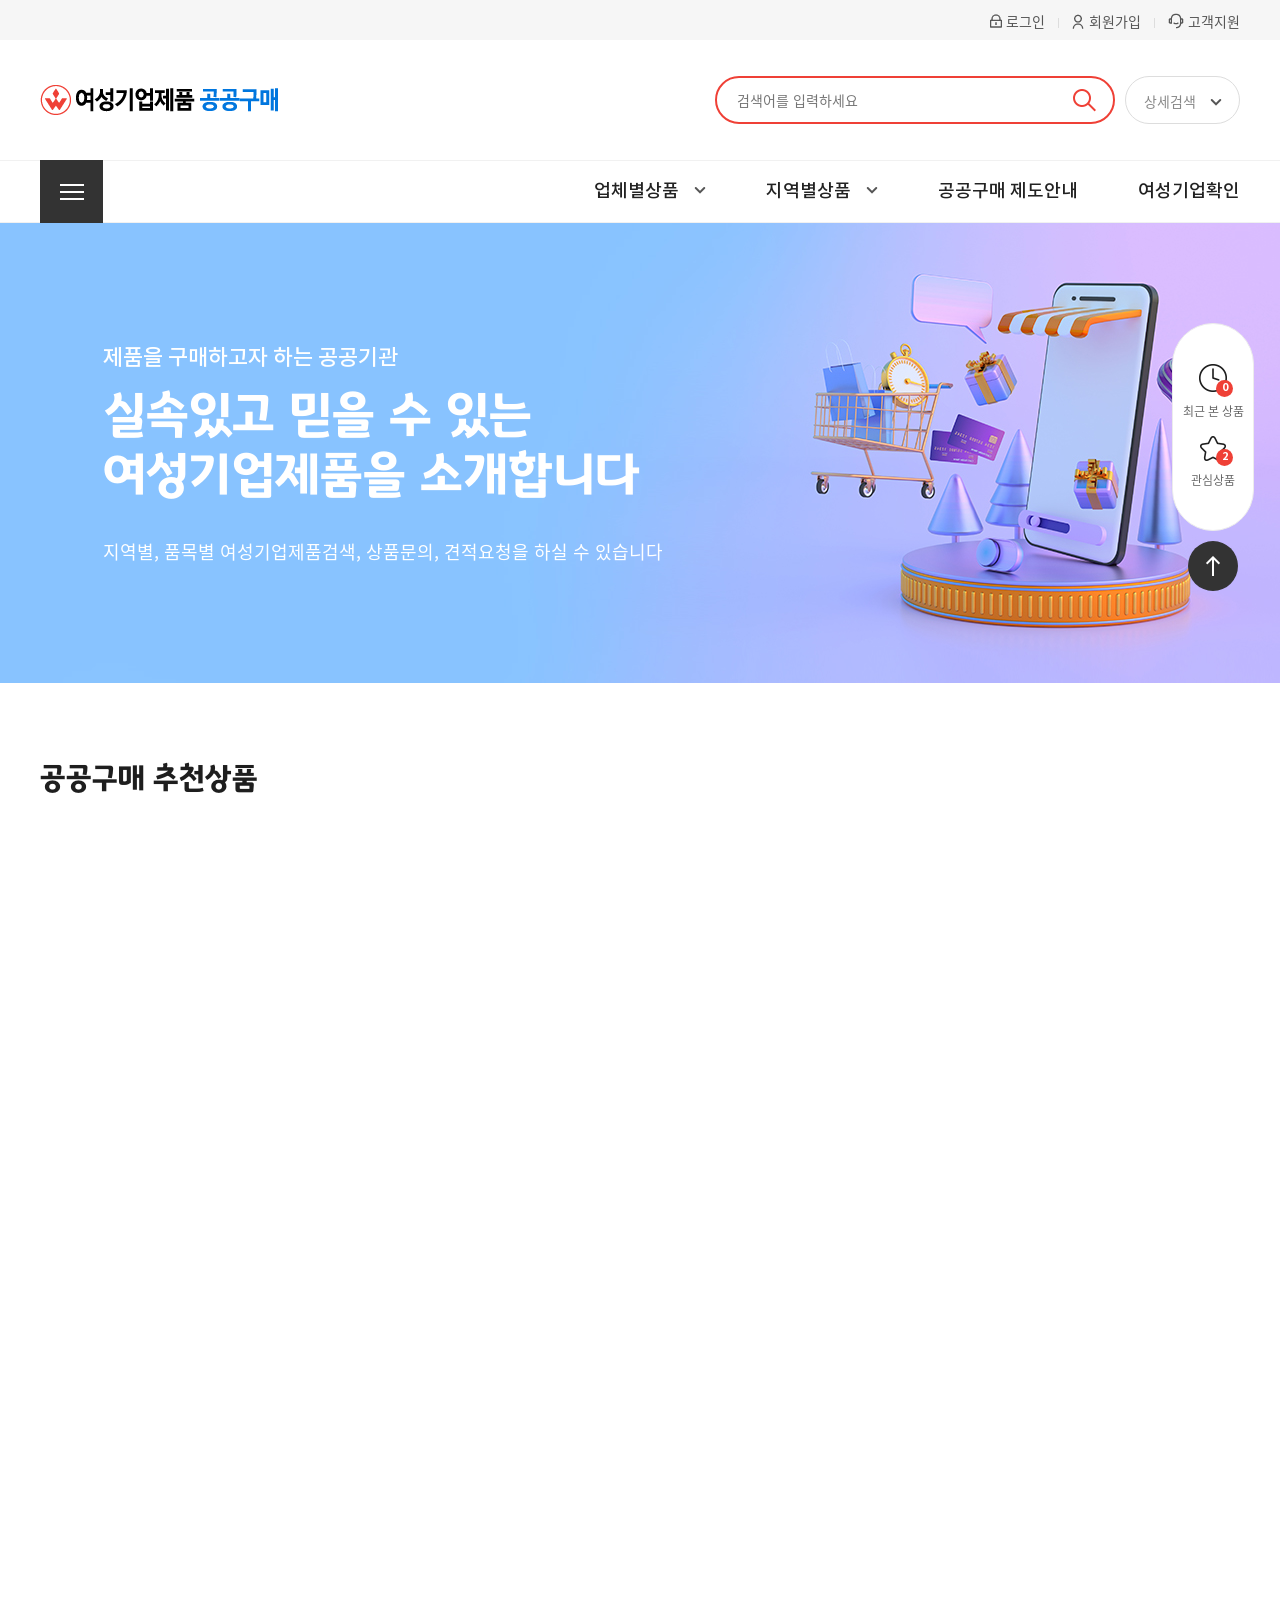
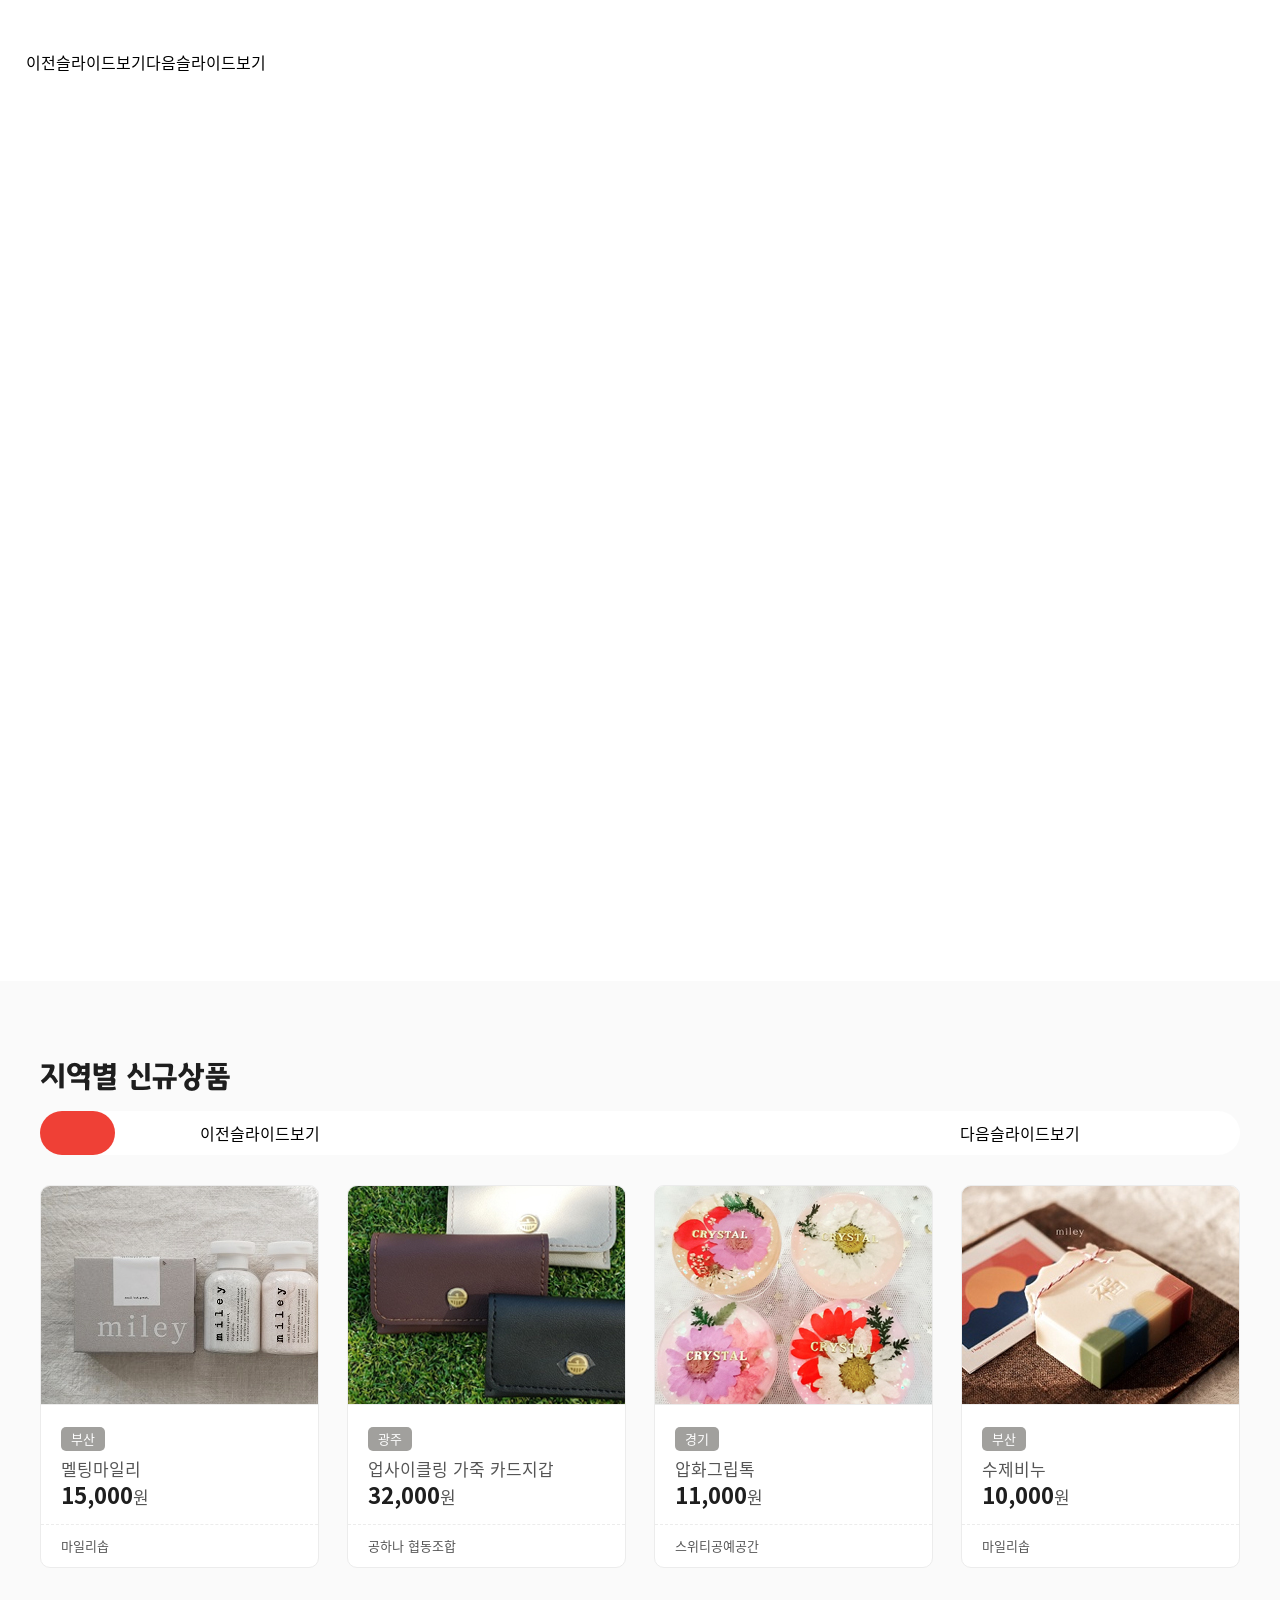
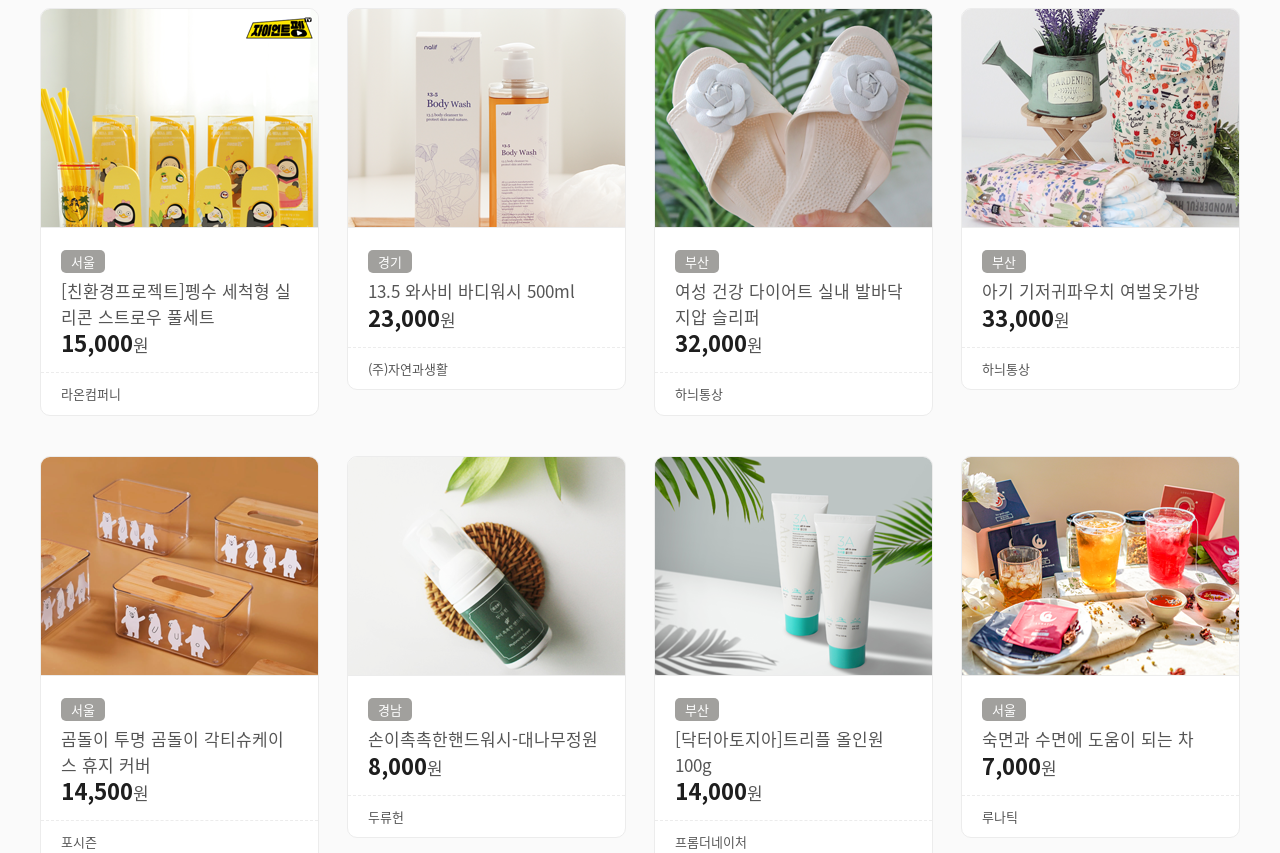
<file: page/tb_1/main/main.html>
<!DOCTYPE html>
<html lang="ko">
<head>
    <meta charset="UTF-8">
    <meta name="viewport" content="width=device-width, initial-scale=1.0" />
    <title>여성기업제품 공공구매</title>

    <link rel="stylesheet" type="text/css" href="../css/reset.css">
    <link rel="stylesheet" type="text/css" href="../css/slick.css">
    <link rel="stylesheet" type="text/css" href="../css/common.css">
    <link rel="stylesheet" type="text/css" href="../css/main.css">

    <script src="../js/lib/jquery-1.12.4.min.js"></script>
    <script src="../js/lib/slick.min.js"></script>
    <script src="../js/ui.js"></script>
    <script src="../js/main.js"></script>
</head>
<body>

    <div id="skipNav">
        <p><a href="#contents">본문바로가기</a></p>
        <p><a href="#gnb">주메뉴바로가기</a></p>
    </div>
    
    <div class="mask"></div>

    <div class="fix_menu">
        <ul>
            <li>
                <a href="#">
                    <p class="img">
                        <img src="../img/common/icon_see_product.png" alt="">
                        <em>0</em>
                    </p>
                    <span>최근 본 상품</span>
                </a>
            </li>
            <li>
                <a href="#">
                    <p class="img">
                        <img src="../img/common/icon_favorite_product.png" alt="">
                        <em>2</em>
                    </p>
                    <span>관심상품</span>
                </a>
            </li>
        </ul>
        <button type="button" class="btn_top">
            <span class="icon_top">상단으로</span>
        </button>
    </div><!-- fix_menu -->
    
    <div class="fix_menu_m">
        <ul>
            <li>
                <button type="button" id="btn_see_product">
                    <i class="icon_see_product"></i>
                    <span>최근 본 상품</span>
                </button>
                <div class="see_products">
                    <h5>최근본상품</h5>
                    <div class="products_slider see_products_slider">
                        <div class="fix_slick slider">
                            <div class="item">
                                <!-- .item 9개까지 가능 -->
                                <a href="#"><img src="../img/common/img_fix_products01.jpg" alt=""></a>
                                <a href="#"><img src="../img/common/img_fix_products02.jpg" alt=""></a>
                                <a href="#"><img src="../img/common/img_fix_products03.jpg" alt=""></a>
                                <a href="#"><img src="../img/common/img_fix_products04.jpg" alt=""></a>
                                <a href="#"><img src="../img/common/img_fix_products05.jpg" alt=""></a>
                                <a href="#"><img src="../img/common/img_fix_products06.jpg" alt=""></a>
                                <a href="#"><img src="../img/common/img_fix_products07.jpg" alt=""></a>
                                <a href="#"><img src="../img/common/img_fix_products08.jpg" alt=""></a>
                                <a href="#"><img src="../img/common/img_fix_products09.jpg" alt=""></a>
                            </div>
                            <div class="item">
                                <a href="#"><img src="../img/common/img_fix_products01.jpg" alt=""></a>
                                <a href="#"><img src="../img/common/img_fix_products02.jpg" alt=""></a>
                            </div>
                        </div>
                        <div class="fix_slick_button">
                            <div class="numbering"></div>
                        </div>
                    </div>
                    <button type="button" id="btn_see_products_close" class="btn_products_close">
                        <i class="icon_see_products_close"></i>
                        <span class="blind">최근본상품 닫기</span>
                    </button>
                </div><!-- see_products end -->
            </li>
            <li>
                <button type="button" id="btn_favorite_product">
                    <i class="icon_favorite_product"></i>
                    <span>관심상품</span>
                </button>
                <div class="favorite_products">
                    <h5>관심상품</h5>
                    <div class="products_slider favorite_products_slider">
                        <div class="fix_slick slider">
                            <div class="item">
                                <a href="#"><img src="../img/common/img_fix_products01.jpg" alt=""></a>
                                <a href="#"><img src="../img/common/img_fix_products02.jpg" alt=""></a>
                                <a href="#"><img src="../img/common/img_fix_products03.jpg" alt=""></a>
                                <a href="#"><img src="../img/common/img_fix_products04.jpg" alt=""></a>
                            </div>
                        </div>
                        <div class="fix_slick_button">
                            <div class="numbering"></div>
                        </div>
                    </div>
                    <button type="button" id="btn_favorite_products_close" class="btn_products_close">
                        <i class="icon_favorite_products_close"></i>
                        <span class="blind">관심상품 닫기</span>
                    </button>
                </div><!-- favorite_products end -->
            </li>
            <li>
                <a href="#" id="btn_top_m">
                    <i class="icon_top_m"></i>
                    <span>Top</span>
                </a>
            </li>
        </ul>
    </div><!-- fix_menu_m end -->

    <header>
        <div class="header_top">
            <div class="header_top_inner">
                <!-- 로그인 전  start-->
                <a href="#" class="login"><span>로그인</span></a>
                <a href="#" class="join"><span>회원가입</span></a>
                <!-- 로그인 전 end -->
                <!-- 로그인 후 start -->
                <!-- 
                <a href="#" class="logout"><span>로그아웃</span></a>
                <a href="#" class="mypage"><span>마이페이지</span></a>
                <a href="#" class="cart"><span>상품보관함</span></a> 
                -->
                <!-- 로그인 후 end -->
                <a href="#" class="qna"><span>고객지원</span></a>
            </div>
        </div><!-- header_top end -->
        <div class="header_body">
            <div class="header_body_inner">
                <h1 id="logo">
                    <a href="#">
                        <img src="../img/common/logo.png" alt="여성기업제품 공공구매" class="logo_pc">
                        <img src="../img/common/logo_m.png" alt="여성기업제품 공공구매" class="logo_m">
                    </a>
                </h1>
                <div class="btn_mgnb_open"></div>
                <button type="button" class="btn_mgnb_open">
                    <span class="icon_mgnb_open">전체카테고리 열기</span>
                </button>
                <div id="search">
                    <div id="primary_search">
                        <form>
                            <fieldset>
                                <legend class="blind">통합검색</legend>
                                <div class="keyword_group">
                                    <input type="text" class="keyword" title="검색어입력폼" placeholder="검색어를 입력하세요">
                                    <button type="submit" class="btn_search_primary">
                                        <i class="icon_search_primary"></i>
                                        <span class="blind">검색</span>
                                    </button>
                                </div>
                            </fieldset>
                        </form>
                    </div><!-- primary_search end -->
                    <div class="detail_search">
                        <button type="button" id="detail_search_open">
                            상세검색<i class="icon_arr"></i>
                        </button>
                        <div class="detail_search_wrap">
                            <div class="text">
                                <h4>상세검색</h4>
                                <p>공공기관의 여성기업제품 구매시<br class="mobileShow"> 검색기능을 활용하여 쉽게 물품을 찾으세요</p>
                            </div>
                            <div class="detail_search_body">
                                <ul class="detail_search_list">
                                    <li>
                                        <strong>카테고리별</strong>
                                        <div class="form_group">
                                            <select title="첫번째 분류 선택">
                                                <option value="">카테고리를 선택하세요</option>
                                            </select>
                                            <select title="두번째 분류 선택">
                                                <option value="">카테고리를 선택하세요</option>
                                            </select>
                                            <select title="세번째 분류 선택">
                                                <option value="">카테고리를 선택하세요</option>
                                            </select>
                                            <select title="네번째 분류 선택">
                                                <option value="">카테고리를 선택하세요</option>
                                            </select>
                                        </div>
                                    </li>
                                    <li>
                                        <strong>지역별</strong>
                                        <div class="form_group">
                                            <select title="지역 선택">
                                                <option value="">지역을 선택하세요</option>
                                            </select>
                                        </div>
                                    </li>
                                    <li>
                                        <strong>기업명</strong>
                                        <div class="form_group">
                                            <input type="text" class="form_input" title="기업명입력폼" placeholder="기업명을 입력 하세요">
                                        </div>
                                    </li>
                                    <li>
                                        <strong>제품명</strong>
                                        <div class="form_group">
                                            <input type="text" class="form_input" title="제품명입력폼" placeholder="제품명을 입력 하세요">
                                        </div>
                                    </li>
                                </ul>
                                <div class="btn_detail_group">
                                    <a href="#" class="btn_search_detail">검색하기</a>
                                    <a href="#" class="btn_search_detail_reset"><i class="icon_search_detail_reset"></i>검색 초기화</a>
                                </div>
                            </div><!-- detail_search_body end -->
                            <button type="button" id="btn_detail_search_close">
                                <i class="icon_detail_search_close"></i>
                                <span class="blind">상세검색 닫기</span>
                            </button>
                        </div><!-- detail_search_wrap end -->
                    </div><!-- detail_search end -->
                </div><!-- search end -->
            </div><!-- header_body_inner end -->
        </div><!-- header_body end -->
        <div class="header_gnb">
            <div class="header_gnb_inner">
                <div id="sitemap">
                    <button type="button" id="btn_sitemap_open">
                        <span class="icon_sitemap_open">전체카테고리 열기</span>
                    </button>
                    <div class="sitemap_list">
                        <div class="sitemap_list_inner">
                            <ul class="depth01">
                                <li><a href="#">물품</a></li>
                                <li><a href="#">용역</a></li>
                                <li><a href="#">공사</a></li>
                            </ul>
                            <ul class="depth02">
                                <li><a href="#">건자재</a></li>
                                <li><a href="#">기계/설비</a></li>
                                <li><a href="#">사무/가전/가구</a></li>
                                <li><a href="#">섬유/고무/광석</a></li>
                                <li><a href="#">전기/시험/계측</a></li>
                                <li><a href="#">화학/소방/안전/위생</a></li>
                                <li><a href="#">전자/정보/통신</a></li>
                                <li><a href="#">스포츠/악기/교구</a></li>
                                <li><a href="#">의약품/의료기기</a></li>
                                <li><a href="#">인쇄/출판/사진</a></li>
                                <li><a href="#">운송기구및액세서리와부품</a></li>
                                <li><a href="#">의류/가방/개인관리용품</a></li>
                                <li><a href="#">시계/보석/원석제품</a></li>
                                <li><a href="#">식음료품및담배제품</a></li>
                                <li><a href="#">제조부품</a></li>
                            </ul>
                            <ul class="depth03">
                                <li><a href="#">콘크리트/시멘트및플라스터</a></li>
                                <li><a href="#">기본건축자재</a></li>
                                <li><a href="#">건축용블록벽돌및타일</a></li>
                                <li><a href="#">도로포장및조경재</a></li>
                                <li><a href="#">창호및유리</a></li>
                                <li><a href="#">외장마감재</a></li>
                                <li><a href="#">영구구조물</a></li>
                                <li><a href="#">조립식건물</a></li>
                                <li><a href="#">내장마감재</a></li>
                            </ul>
                            <ul class="depth04">
                                <li><a href="#">콘크리트/시멘트및플라스터</a></li>
                                <li><a href="#">기본건축자재</a></li>
                                <li><a href="#">건축용블록벽돌및타일</a></li>
                                <li><a href="#">도로포장및조경재</a></li>
                                <li><a href="#">창호및유리</a></li>
                                <li><a href="#">외장마감재</a></li>
                            </ul>
                            <button type="button" id="btn_sitemap_close">
                                <i class="icon_sitemap_close"></i>
                                <span class="blind">전체카테고리 닫기</span>
                            </button>
                        </div>
                    </div><!-- sitemap_list end -->
                </div><!-- sitemap end -->
                <div class="mgnb_top">
                    <h1><img src="../img/common/mgnb_logo.png" alt="여성기업제품 공공구매"></h1>
                    <button type="button" id="btn_mgnb_close">
                        <span class="icon_mgnb_close">전체카테고리 닫기</span>
                    </button>
                </div><!-- mgnb_top end -->
                <ul class="menu_list">
                    <li class="mgnb">
                        <a href="#">전체카테고리</a>
                        <div id="gnb">
                            <ul>
                                <li class="on">
                                    <a href="#">물품</a>
                                    <ul>
                                        <li>
                                            <a href="#">건자재</a>
                                            <ul>
                                                <li><a href="#">3뎁스</a></li>
                                                <li><a href="#">3뎁스</a></li>
                                                <li><a href="#">3뎁스</a></li>
                                            </ul>
                                        </li>
                                        <li>
                                            <a href="#">기계/설비</a>
                                            <ul>
                                                <li><a href="#">3뎁스</a></li>
                                                <li><a href="#">3뎁스</a></li>
                                                <li><a href="#">3뎁스</a></li>
                                            </ul>
                                        </li>
                                        <li><a href="#">사무/가전/가구</a></li>
                                        <li><a href="#">섬유/고무/광석</a></li>
                                        <li><a href="#">전기/시험/계측</a></li>
                                        <li><a href="#">화학/소방/안전/위생</a></li>
                                        <li><a href="#">전자/정보/통신</a></li>
                                        <li><a href="#">스포츠/악기/교구</a></li>
                                        <li><a href="#">의약품/의료기기</a></li>
                                        <li><a href="#">인쇄/출판/사진</a></li>
                                        <li><a href="#">운송기구및액세서리와부품</a></li>
                                        <li><a href="#">의류/가방/개인관리용품</a></li>
                                        <li><a href="#">시계/보석/원석제품</a></li>
                                        <li><a href="#">식음료품및담배제품</a></li>
                                        <li><a href="#">제조부품</a></li>
                                    </ul>
                                </li>
                                <li>
                                    <a href="#">용역</a>
                                    <ul>
                                        <li><a href="#">메뉴1</a></li>
                                        <li><a href="#">메뉴2</a></li>
                                        <li><a href="#">메뉴3</a></li>
                                    </ul>
                                </li>
                                <li>
                                    <a href="#">공사</a>
                                    <ul>
                                        <li><a href="#">메뉴4</a></li>
                                        <li><a href="#">메뉴5</a></li>
                                        <li><a href="#">메뉴6</a></li>
                                    </ul>
                                </li>
                            </ul>
                        </div><!-- gnb end -->
                    </li><!-- mgnb end -->
                    <li>
                        <a href="#" id="btn_txttype_open">업체별상품</a>
                        <div class="txttype">
                            <div class="txttype_top">
                                <div class="txttype_all"><a href="#" class="on">전체</a></div>
                                <div class="txttype_text">
                                    <div class="txttype_ko">
                                        <a href="#">ㄱ</a>
                                        <a href="#">ㄴ</a>
                                        <a href="#">ㄷ</a>
                                        <a href="#">ㄹ</a>
                                        <a href="#">ㅁ</a>
                                        <a href="#">ㅂ</a>
                                        <a href="#">ㅅ</a>
                                        <a href="#">ㅇ</a>
                                        <a href="#">ㅈ</a>
                                        <a href="#">ㅊ</a>
                                        <a href="#">ㅋ</a>
                                        <a href="#">ㅌ</a>
                                        <a href="#">ㅍ</a>
                                        <a href="#">ㅎ</a>
                                    </div>
                                    <div class="txttype_en">
                                        <a href="#">A</a>
                                        <a href="#">B</a>
                                        <a href="#">C</a>
                                        <a href="#">D</a>
                                        <a href="#">E</a>
                                        <a href="#">F</a>
                                        <a href="#">G</a>
                                        <a href="#">H</a>
                                        <a href="#">I</a>
                                        <a href="#">J</a>
                                        <a href="#">K</a>
                                        <a href="#">L</a>
                                        <a href="#">M</a>
                                        <a href="#">N</a>
                                        <a href="#">O</a>
                                        <a href="#">P</a>
                                        <a href="#">Q</a>
                                        <a href="#">R</a>
                                        <a href="#">S</a>
                                        <a href="#">T</a>
                                        <a href="#">U</a>
                                        <a href="#">V</a>
                                        <a href="#">W</a>
                                        <a href="#">X</a>
                                        <a href="#">Y</a>
                                        <a href="#">Z</a>
                                    </div>
                                </div><!-- txttype_text end -->
                            </div><!-- txttype_top end -->
                            <div class="txttype_list">
                                <ul>
                                    <li><a href="#">(주)RMG</a></li>
                                    <li><a href="#">감자이모</a></li>
                                    <li><a href="#">그리다(Gurida)</a></li>
                                    <li><a href="#">꿈길자공감연구소</a></li>
                                    <li><a href="#">농업회사법인(주)녹산에프엔티</a></li>
                                    <li><a href="#">(주)디지털인더스</a></li>
                                    <li><a href="#">(주)경원</a></li>
                                    <li><a href="#">그린컴퍼니</a></li>
                                    <li><a href="#">(주)꿈제작소</a></li>
                                    <li><a href="#">농업회사법인 아이파머스(주)</a></li>
                                    <li><a href="#">가나판촉물기념품</a></li>
                                    <li><a href="#">글로벌 이스트 코리아</a></li>
                                    <li><a href="#">농업회사법인 참좋은 파머 주식회사</a></li>
                                    <li><a href="#">(주)RMG</a></li>
                                    <li><a href="#">감자이모</a></li>
                                    <li><a href="#">그리다(Gurida)</a></li>
                                    <li><a href="#">꿈길자공감연구소</a></li>
                                    <li><a href="#">농업회사법인(주)녹산에프엔티</a></li>
                                    <li><a href="#">(주)디지털인더스</a></li>
                                    <li><a href="#">(주)경원</a></li>
                                    <li><a href="#">그린컴퍼니</a></li>
                                    <li><a href="#">(주)꿈제작소</a></li>
                                    <li><a href="#">농업회사법인 아이파머스(주)</a></li>
                                    <li><a href="#">가나판촉물기념품</a></li>
                                    <li><a href="#">글로벌 이스트 코리아</a></li>
                                    <li><a href="#">농업회사법인 참좋은 파머 주식회사</a></li>
                                </ul>
                            </div>
                            <button type="button" id="btn_txttype_close" class="btn_type_close">
                                <i class="icon_txttype_close"></i>
                                <span class="blind">업체별상품 닫기</span>
                            </button>
                        </div><!-- txttype end -->
                    </li>
                    <li>
                        <a href="#" id="btn_localtype_open">지역별상품</a>
                        <div class="localtype">
                            <ul>
                                <li><a href="#">서울</a></li>
                                <li><a href="#">충북</a></li>
                                <li><a href="#">부산</a></li>
                                <li><a href="#">전북</a></li>
                                <li><a href="#">대구경북</a></li>
                                <li><a href="#">경남</a></li>
                                <li><a href="#">광주</a></li>
                                <li><a href="#">제주</a></li>
                                <li><a href="#">대전</a></li>
                                <li><a href="#">세종충남</a></li>
                                <li><a href="#">인천</a></li>
                                <li><a href="#">전남</a></li>
                                <li><a href="#">울산</a></li>
                                <li><a href="#">경기북부</a></li>
                                <li><a href="#">강원</a></li>
                                <li><a href="#">본회</a></li>
                                <li><a href="#">경기</a></li>
                            </ul>
                            <button type="button" id="btn_localtype_close" class="btn_type_close">
                                <i class="icon_localtype_close"></i>
                                <span class="blind">지역별상품 닫기</span>
                            </button>
                        </div><!-- localtype end -->
                    </li>
                    <li>
                        <a href="#">공공구매 제도안내</a>
                    </li>
                    <li>
                        <a href="#">여성기업확인</a>
                    </li>
                </ul>
            </div><!-- header_gnb_inner end -->
        </div><!-- header_gnb end -->
    </header>

    <div id="container">
        <div id="contents">
            <section class="mainvisual">
                <div class="mainvisual_inner">
                    <div class="visual_txt">
                        <p class="md">제품을 구매하고자 하는 공공기관</p>
                        <p class="lg">실속있고 믿을 수 있는 <br>여성기업제품을 소개합니다</p>
                        <p class="sm">지역별, 품목별 여성기업제품검색, <br class="mobileShow"/>상품문의, 견적요청을 하실 수 있습니다</p>
                    </div>
                </div><!-- mainvisual end -->
                <div class="bg_mainvisual_pc" style="background-image: url(../img/main/bg_mainvisual.jpg);"></div>
                <img src="../img/main/bg_mainvisual_m.jpg" alt="" class="bg_mainvisual_m">
            </section><!-- mainvisual end -->

            <section class="recommend_product">
                <h4 class="main_title_lg">공공구매 추천상품</h4>
                <p class="scroller_desc">좌/우로 화면이동 또는 버튼으로 추천상품을 확인 할 수 있습니다.</p>
                <div class="recommend_list">
                    <div class="recommend_item">
                        <a href="#">
                            <div class="img">
                                <div class="bg" style="background-image: url(../img/main/img_recommend_bg01.jpg);"></div>
                            </div>
                            <div class="text">
                                <p class="local">대구경북</p>
                                <p class="name">아마노 프리미엄 드립백</p>
                                <p class="price"><strong>12,000</strong>원</p>
                                <p class="company">아마노</p>
                            </div>
                        </a>
                    </div>
                    <div class="recommend_item">
                        <a href="#">
                            <div class="img">
                                <div class="bg" style="background-image: url(../img/main/img_recommend_bg02.jpg);"></div>
                            </div>
                            <div class="text">
                                <p class="local">경기</p>
                                <p class="name">포켓플라워</p>
                                <p class="price"><strong>22,000</strong>원</p>
                                <p class="company">디자인포휴머니티</p>
                            </div>
                        </a>
                    </div>
                    <div class="recommend_item">
                        <a href="#">
                            <div class="img">
                                <div class="bg" style="background-image: url(../img/main/img_recommend_bg03.jpg);"></div>
                            </div>
                            <div class="text">
                                <p class="local">서울</p>
                                <p class="name">WORKBAG</p>
                                <p class="price"><strong>32,000</strong>원</p>
                                <p class="company">워킹클래스히어로</p>
                            </div>
                        </a>
                    </div>
                    <div class="recommend_item">
                        <a href="#">
                            <div class="img">
                                <div class="bg" style="background-image: url(../img/main/img_recommend_bg04.jpg);"></div>
                            </div>
                            <div class="text">
                                <p class="local">경기</p>
                                <p class="name">더블스텝퍼포먼스</p>
                                <p class="price"><strong>89,000</strong>원</p>
                                <p class="company">로우모</p>
                            </div>
                        </a>
                    </div>
                </div><!-- recommend_list end -->
            </section><!-- recommend_product end -->

            <section class="localnew_product">
                <div class="localnew_product_inner">
                    <h4 class="main_title_lg">지역별 신규상품</h4>
                    <p class="scroller_desc">좌/우로 화면으로 이동 또는 버튼으로 지역을 선택할 수 있습니다.</p>
                    <div class="local_tab_wrap">
                        <div class="local_tab_list">
                            <a href="#n" class="slick-current">전지역</a>
                            <a href="#n">서울</a>
                            <a href="#n">부산</a>
                            <a href="#n">대구경북</a>
                            <a href="#n">광주</a>
                            <a href="#n">전남</a>
                            <a href="#n">대전</a>
                            <a href="#n">인천</a>
                            <a href="#n">울산</a>
                            <a href="#n">강원</a>
                            <a href="#n">경기</a>
                            <a href="#n">충북</a>
                            <a href="#n">충남</a>
                            <a href="#n">전북</a>
                            <a href="#n">경남</a>
                            <a href="#n">제주</a>
                        </div>
                        <span class="move_box"></span>
                    </div><!-- local_list end -->
                    <div class="localnew_list">
                        <div class="localnew_item">
                            <a href="#">
                                <div class="img">
                                    <div class="bg" style="background-image: url(../img/main/img_new_bg01.jpg);"></div>
                                </div>
                                <div class="text">
                                    <p class="local">부산</p>
                                    <p class="name">멜팅마일리</p>
                                    <p class="price"><strong>15,000</strong>원</p>
                                </div>
                                <p class="company">마일리솝</p>
                            </a>
                        </div>
                        <div class="localnew_item">
                            <a href="#">
                                <div class="img">
                                    <div class="bg" style="background-image: url(../img/main/img_new_bg02.jpg);"></div>
                                </div>
                                <div class="text">
                                    <p class="local">광주</p>
                                    <p class="name">업사이클링 가죽 카드지갑</p>
                                    <p class="price"><strong>32,000</strong>원</p>
                                </div>
                                <p class="company">공하나 협동조합</p>
                            </a>
                        </div>
                        <div class="localnew_item">
                            <a href="#">
                                <div class="img">
                                    <div class="bg" style="background-image: url(../img/main/img_new_bg03.jpg);"></div>
                                </div>
                                <div class="text">
                                    <p class="local">경기</p>
                                    <p class="name">압화그립톡</p>
                                    <p class="price"><strong>11,000</strong>원</p>
                                </div>
                                <p class="company">스위티공예공간</p>
                            </a>
                        </div>
                        <div class="localnew_item">
                            <a href="#">
                                <div class="img">
                                    <div class="bg" style="background-image: url(../img/main/img_new_bg04.jpg);"></div>
                                </div>
                                <div class="text">
                                    <p class="local">부산</p>
                                    <p class="name">수제비누</p>
                                    <p class="price"><strong>10,000</strong>원</p>
                                </div>
                                <p class="company">마일리솝</p>
                            </a>
                        </div>
                        <div class="localnew_item">
                            <a href="#">
                                <div class="img">
                                    <div class="bg" style="background-image: url(../img/main/img_new_bg05.png);"></div>
                                </div>
                                <div class="text">
                                    <p class="local">서울</p>
                                    <p class="name">[친환경프로젝트]펭수 세척형 실리콘 스트로우 풀세트</p>
                                    <p class="price"><strong>15,000</strong>원</p>
                                </div>
                                <p class="company">라온컴퍼니</p>
                            </a>
                        </div>
                        <div class="localnew_item">
                            <a href="#">
                                <div class="img">
                                    <div class="bg" style="background-image: url(../img/main/img_new_bg06.png);"></div>
                                </div>
                                <div class="text">
                                    <p class="local">경기</p>
                                    <p class="name">13.5 와사비 바디워시 500ml</p>
                                    <p class="price"><strong>23,000</strong>원</p>
                                </div>
                                <p class="company">(주)자연과생활</p>
                            </a>
                        </div>
                        <div class="localnew_item">
                            <a href="#">
                                <div class="img">
                                    <div class="bg" style="background-image: url(../img/main/img_new_bg07.png);"></div>
                                </div>
                                <div class="text">
                                    <p class="local">부산</p>
                                    <p class="name">여성 건강 다이어트 실내 발바닥 지압 슬리퍼</p>
                                    <p class="price"><strong>32,000</strong>원</p>
                                </div>
                                <p class="company">하늬통상</p>
                            </a>
                        </div>
                        <div class="localnew_item">
                            <a href="#">
                                <div class="img">
                                    <div class="bg" style="background-image: url(../img/main/img_new_bg08.png);"></div>
                                </div>
                                <div class="text">
                                    <p class="local">부산</p>
                                    <p class="name">아기 기저귀파우치 여벌옷가방</p>
                                    <p class="price"><strong>33,000</strong>원</p>
                                </div>
                                <p class="company">하늬통상</p>
                            </a>
                        </div>
                        <div class="localnew_item">
                            <a href="#">
                                <div class="img">
                                    <div class="bg" style="background-image: url(../img/main/img_new_bg09.png);"></div>
                                </div>
                                <div class="text">
                                    <p class="local">서울</p>
                                    <p class="name">곰돌이 투명 곰돌이 각티슈케이스 휴지 커버</p>
                                    <p class="price"><strong>14,500</strong>원</p>
                                </div>
                                <p class="company">포시즌</p>
                            </a>
                        </div>
                        <div class="localnew_item">
                            <a href="#">
                                <div class="img">
                                    <div class="bg" style="background-image: url(../img/main/img_new_bg10.png);"></div>
                                </div>
                                <div class="text">
                                    <p class="local">경남</p>
                                    <p class="name">손이촉촉한핸드워시-대나무정원</p>
                                    <p class="price"><strong>8,000</strong>원</p>
                                </div>
                                <p class="company">두류헌</p>
                            </a>
                        </div>
                        <div class="localnew_item">
                            <a href="#">
                                <div class="img">
                                    <div class="bg" style="background-image: url(../img/main/img_new_bg11.png);"></div>
                                </div>
                                <div class="text">
                                    <p class="local">부산</p>
                                    <p class="name">[닥터아토지아]트리플 올인원 100g</p>
                                    <p class="price"><strong>14,000</strong>원</p>
                                </div>
                                <p class="company">프롬더네이처</p>
                            </a>
                        </div>
                        <div class="localnew_item">
                            <a href="#">
                                <div class="img">
                                    <div class="bg" style="background-image: url(../img/main/img_new_bg12.png);"></div>
                                </div>
                                <div class="text">
                                    <p class="local">서울</p>
                                    <p class="name">숙면과 수면에 도움이 되는 차</p>
                                    <p class="price"><strong>7,000</strong>원</p>
                                </div>
                                <p class="company">루나틱</p>
                            </a>
                        </div>
                    </div><!-- localnew_list end -->
                    <div class="paging"> 
                        <a href="#" class="page_first">처음 목록</a>
                        <a href="#" class="page_prev">이전</a>
                        <strong>1</strong>
                        <a href="#" title="2 페이지">2</a>
                        <a href="#" title="3 페이지">3</a>
                        <a href="#" title="4 페이지">4</a>
                        <a href="#" title="5 페이지">5</a>
                        <a href="#" class="page_next">다음</a>
                        <a href="#" class="page_last">마지막 목록</a>
                    </div>
                    <div class="paging_m"> 
                        <a href="#" class="page_first">처음 목록</a>
                        <a href="#" class="page_prev">이전</a>
                        <p><strong>1</strong>/100</p>
                        <a href="#" class="page_next">다음</a>
                        <a href="#" class="page_last">마지막 목록</a>
                    </div>
                </div><!-- localnew_product_inner end -->
            </section><!-- localnew_product end -->
            
            <section class="info_group">
                <div class="notice_group">
                    <div class="notice_area">
                        <h4 class="main_title_md">공지사항</h4>
                        <ul>
                            <li>
                                <a href="#">
                                    <p class="tit"><span class="notice_new">new</span>'2022년 온라인 수출상담회 및 현지 유통망 입점' 참가...</p>
                                    <p class="date">2022-06-22</p>
                                </a>
                            </li>
                            <li>
                                <a href="#">
                                    <p class="tit">2022년 여성창업경진대회 3차 심사 결과 안내</p>
                                    <p class="date">2022-05-31</p>
                                </a>
                            </li>
                            <li>
                                <a href="#">
                                    <p class="tit">여성기업종합지원센터 직원채용(지역센터 운영관리)</p>
                                    <p class="date">2022-05-26</p>
                                </a>
                            </li>
                        </ul>
                        <a href="#" class="btn_notice_more">더보기</a>
                    </div><!-- notice_area end -->
                    <div class="faq_area">
                        <h4 class="main_title_md">자주묻는 질문</h4>
                        <ul>
                            <li>
                                <a href="#">
                                    <p class="tit">홍보신청은 어떻게 하나요?</p>
                                    <p class="date">2022-06-22</p>
                                </a>
                            </li>
                            <li>
                                <a href="#">
                                    <p class="tit">상세설명에 이미지가 보이게 하려면?</p>
                                    <p class="date">2022-05-31</p>
                                </a>
                            </li>
                            <li>
                                <a href="#">
                                    <p class="tit">여성기업제품이 무엇인가요?</p>
                                    <p class="date">2022-05-26</p>
                                </a>
                            </li>
                        </ul>
                        <a href="#" class="btn_notice_more">더보기</a>
                    </div><!-- faq_area end -->
                </div><!-- notice_group end -->
                <div class="banner_group">
                    <div class="banner01">
                        <a href="#">
                            <h4 class="main_title_md">여성기업제품 등록방법</h4>
                            <ul class="process_step">
                                <li>
                                    <p class="tit"><em>1.</em> 여성기업 확인서를 발급받으세요</p>
                                    <ul>
                                        <li>
                                            <img src="../img/main/icon_process_step01.png" alt="">
                                            <p class="txt">여성기업<br /> 확인신청</p>
                                        </li>
                                        <li>
                                            <img src="../img/main/icon_process_step02.png" alt="">
                                            <p class="txt">접수확인<br /> 현장실사</p>
                                        </li>
                                        <li>
                                            <img src="../img/main/icon_process_step03.png" alt="">
                                            <p class="txt">확인증<br /> 발급</p>
                                        </li>
                                    </ul>
                                </li>
                                <li>
                                    <p class="tit"><em>2.</em> 공공구매 홍보사이트에서 제품을 등록하세요</p>
                                    <p class="txt">회원가입 후 상품등록/견적요청받기/홍보신청 가능</p>
                                </li>
                            </ul>
                        </a>
                        <a href="#" class="btn_banner01">제품등록하러 가기</a>
                    </div><!-- banner01 end -->
                    <div class="banner02">
                        <h4 class="main_title_md">여성기업 확인서가 궁금합니다</h4>
                        <p class="main_text_md">
                            여성이 실질적으로 경영하는<br />
                            기업을 말한다
                        </p>
                    </div><!-- banner02 end -->
                    <div class="banner03">
                        <h4 class="main_title_md">여성기업제품 우선구매제도</h4>
                        <p class="main_text_md">
                            공공기관은 여성기업제품의<br />
                            일정비율이상을 구매하여야 합니다
                        </p>
                        <ul>
                            <li>물품용역 <span>5</span>%</li>
                            <li>공사 <span>3</span>%</li>
                        </ul>
                    </div><!-- banner03 end -->
                </div><!-- banner_group end -->
            </section><!-- info_group end -->

        </div><!-- contents end -->
    </div><!-- container end -->

    <footer>
        <div class="footer_menu">
            <ul>
                <li><a href="#" class="strong_txt1 fm">개인정보보호방침</a></li>
                <li><a href="#">이용약관</a></li>
                <li><a href="#">Q&A</a></li>
            </ul>
        </div><!-- footer_menu end -->
        <div class="footer_body">
            <div class="footer_info">
                <div class="footer_addr">
                    <img src="../img/common/footer_logo.png" alt="여성기업제품 공공구매" class="mobileHide">
                    <img src="../img/common/footer_logo_m.png" alt="여성기업제품 공공구매" class="mobileShow">
                    <p class="addr">135-514 서울특별시 강남구 역삼로 221 한국여성경제인협회 4층</p>
                    <p class="t_tel">문의전화 : 02-369-0900</p>
                    <p class="copy">Copyright(C) Korean Women Entrepreneurs Association All rights reserved.</p>
                </div>
                <div class="tel">
                    <b>문의전화</b>
                    <p>02-369-0900</p>
                </div>
            </div>
            <div class="family_site">
                <a href="#">기업규제 원탁협의 바로가기</a>
                <a href="#">여성기업 종합정보포털 wBiz 바로가기</a>
            </div>
        </div><!-- footer_body end -->
    </footer>

</body>
</html>
</file>
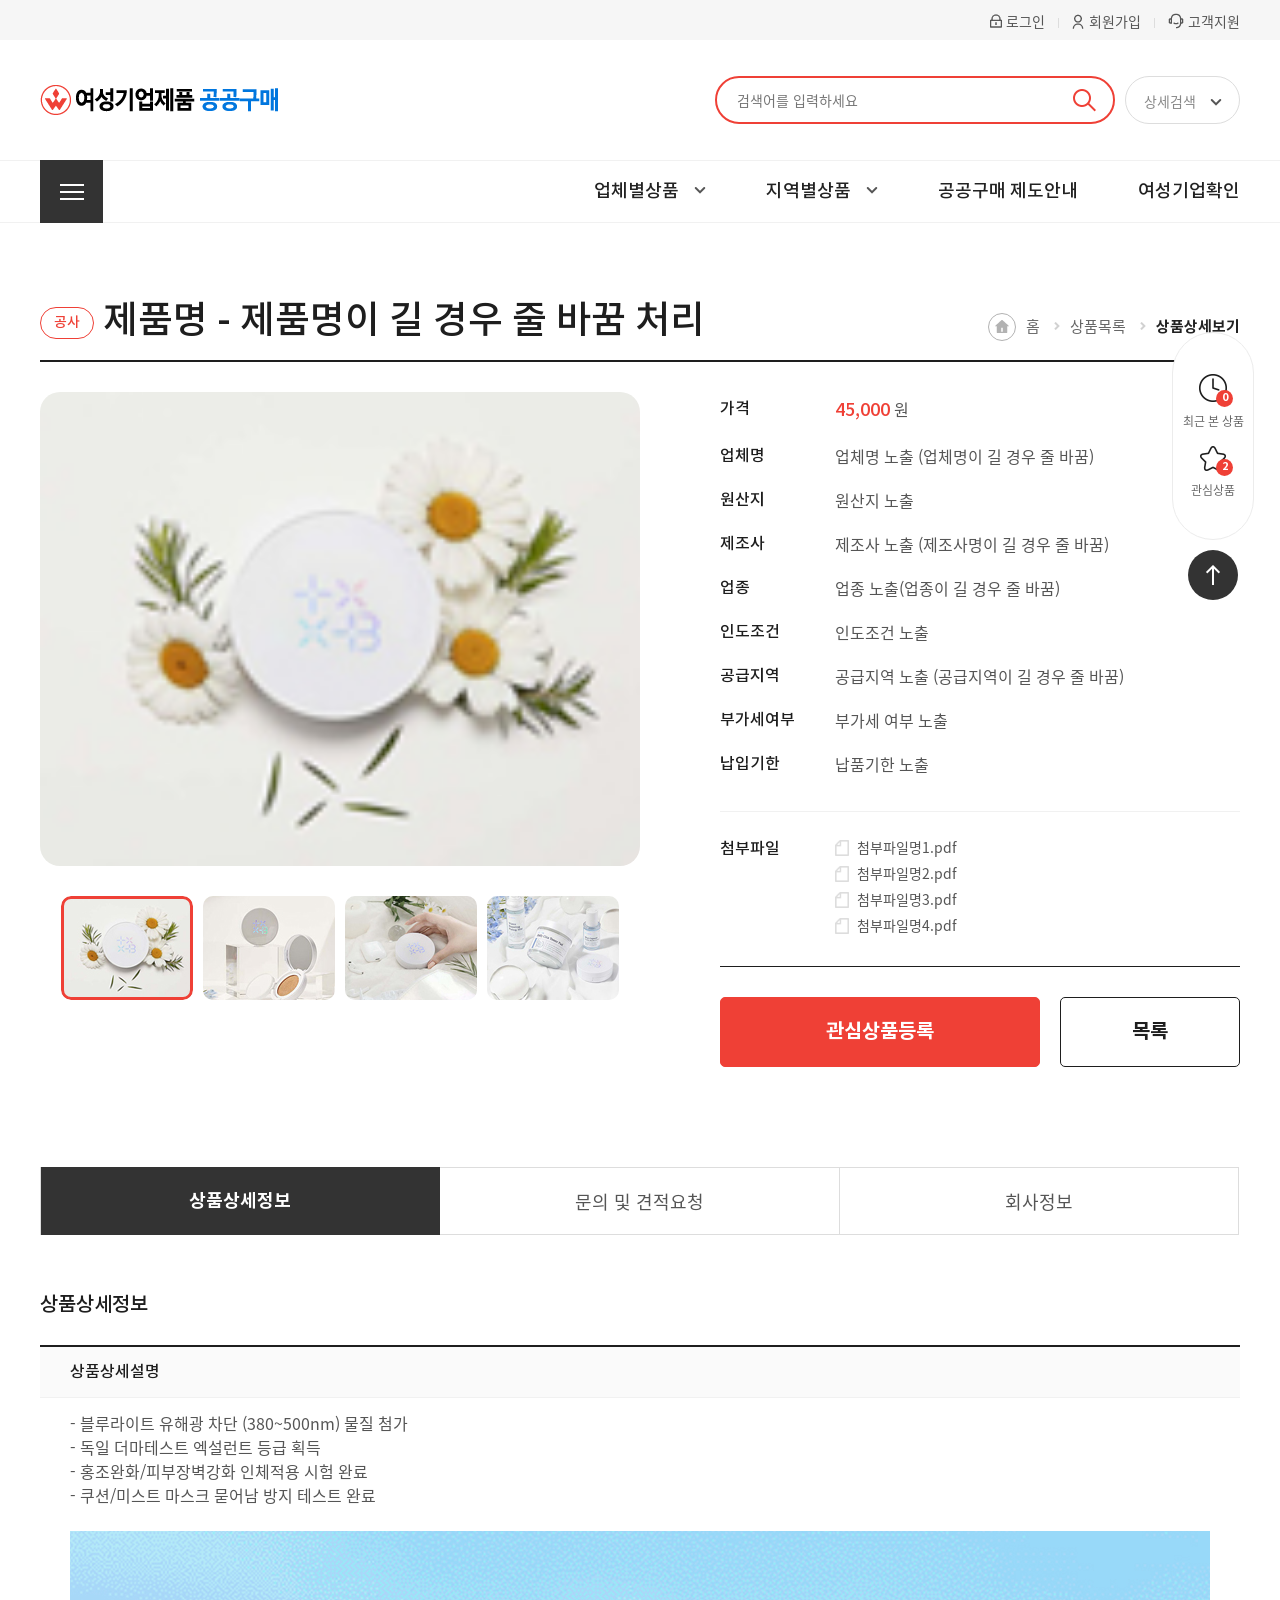
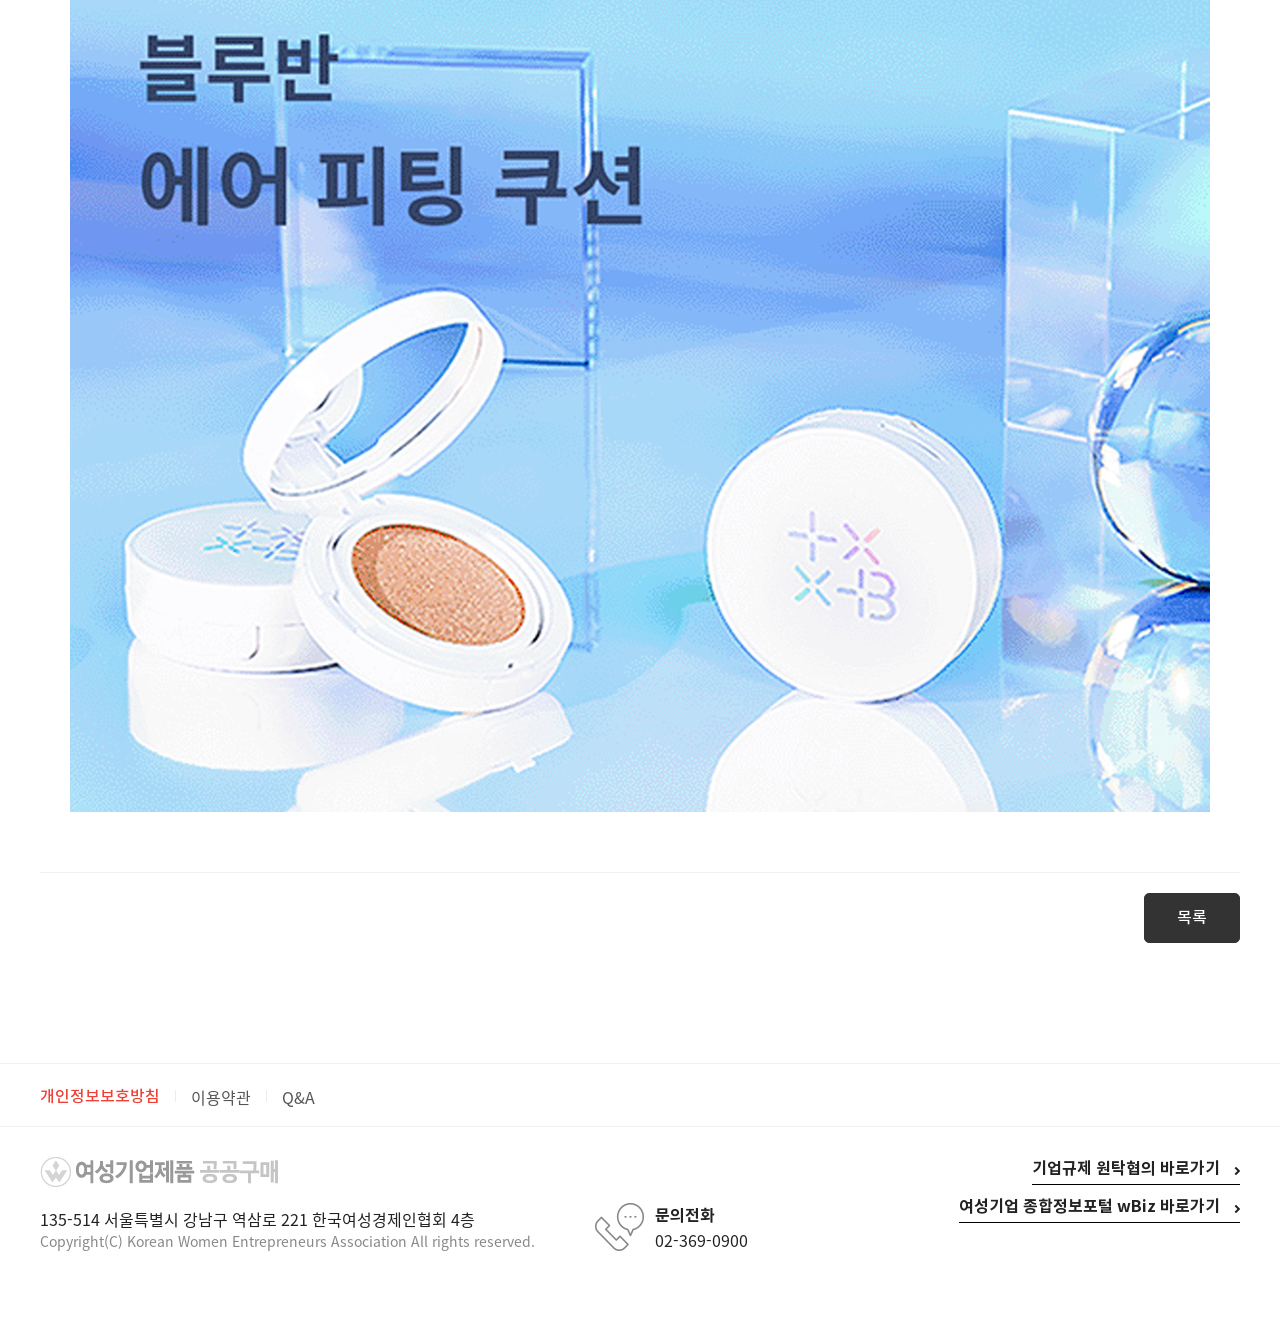
<file: page/tb_1/page/01_상품상세.html>
<!DOCTYPE html>
<html lang="ko">
<head>
    <meta charset="UTF-8">
    <meta name="viewport" content="width=device-width, initial-scale=1.0" />
    <title>여성기업제품 공공구매</title>

    <link rel="stylesheet" type="text/css" href="../css/reset.css">
    <link rel="stylesheet" type="text/css" href="../css/slick.css">
    <link rel="stylesheet" type="text/css" href="../css/common.css">
    <link rel="stylesheet" type="text/css" href="../css/contents.css">

    <script src="../js/lib/jquery-1.12.4.min.js"></script>
    <script src="../js/lib/slick.min.js"></script>
    <script src="../js/ui.js"></script>
    <script src="../js/contents.js"></script>
    <script src="../js/popup.js"></script><!-- 팝업 js -->
</head>
<body>

    <div id="skipNav">
        <p><a href="#contents">본문바로가기</a></p>
        <p><a href="#gnb">주메뉴바로가기</a></p>
    </div>
    
    <div class="mask"></div>

    <div class="fix_menu">
        <ul>
            <li>
                <a href="#">
                    <p class="img">
                        <img src="../img/common/icon_see_product.png" alt="">
                        <em>0</em>
                    </p>
                    <span>최근 본 상품</span>
                </a>
            </li>
            <li>
                <a href="#">
                    <p class="img">
                        <img src="../img/common/icon_favorite_product.png" alt="">
                        <em>2</em>
                    </p>
                    <span>관심상품</span>
                </a>
            </li>
        </ul>
        <button type="button" class="btn_top">
            <span class="icon_top">상단으로</span>
        </button>
    </div><!-- fix_menu -->
    
    <div class="fix_menu_m">
        <ul>
            <li>
                <button type="button" id="btn_see_product">
                    <i class="icon_see_product"></i>
                    <span>최근 본 상품</span>
                </button>
                <div class="see_products">
                    <h5>최근본상품</h5>
                    <div class="products_slider see_products_slider">
                        <div class="fix_slick slider">
                            <div class="item">
                                <!-- .item 9개까지 가능 -->
                                <a href="#"><img src="../img/common/img_fix_products01.jpg" alt=""></a>
                                <a href="#"><img src="../img/common/img_fix_products02.jpg" alt=""></a>
                                <a href="#"><img src="../img/common/img_fix_products03.jpg" alt=""></a>
                                <a href="#"><img src="../img/common/img_fix_products04.jpg" alt=""></a>
                                <a href="#"><img src="../img/common/img_fix_products05.jpg" alt=""></a>
                                <a href="#"><img src="../img/common/img_fix_products06.jpg" alt=""></a>
                                <a href="#"><img src="../img/common/img_fix_products07.jpg" alt=""></a>
                                <a href="#"><img src="../img/common/img_fix_products08.jpg" alt=""></a>
                                <a href="#"><img src="../img/common/img_fix_products09.jpg" alt=""></a>
                            </div>
                            <div class="item">
                                <a href="#"><img src="../img/common/img_fix_products01.jpg" alt=""></a>
                                <a href="#"><img src="../img/common/img_fix_products02.jpg" alt=""></a>
                            </div>
                        </div>
                        <div class="fix_slick_button">
                            <div class="numbering"></div>
                        </div>
                    </div>
                    <button type="button" id="btn_see_products_close" class="btn_products_close">
                        <i class="icon_see_products_close"></i>
                        <span class="blind">최근본상품 닫기</span>
                    </button>
                </div><!-- see_products end -->
            </li>
            <li>
                <button type="button" id="btn_favorite_product">
                    <i class="icon_favorite_product"></i>
                    <span>관심상품</span>
                </button>
                <div class="favorite_products">
                    <h5>관심상품</h5>
                    <div class="products_slider favorite_products_slider">
                        <div class="fix_slick slider">
                            <div class="item">
                                <a href="#"><img src="../img/common/img_fix_products01.jpg" alt=""></a>
                                <a href="#"><img src="../img/common/img_fix_products02.jpg" alt=""></a>
                                <a href="#"><img src="../img/common/img_fix_products03.jpg" alt=""></a>
                                <a href="#"><img src="../img/common/img_fix_products04.jpg" alt=""></a>
                            </div>
                        </div>
                        <div class="fix_slick_button">
                            <div class="numbering"></div>
                        </div>
                    </div>
                    <button type="button" id="btn_favorite_products_close" class="btn_products_close">
                        <i class="icon_favorite_products_close"></i>
                        <span class="blind">관심상품 닫기</span>
                    </button>
                </div><!-- favorite_products end -->
            </li>
            <li>
                <a href="#" id="btn_top_m">
                    <i class="icon_top_m"></i>
                    <span>Top</span>
                </a>
            </li>
        </ul>
    </div><!-- fix_menu_m end -->

    <header>
        <div class="header_top">
            <div class="header_top_inner">
                <!-- 로그인 전  start-->
                <a href="#" class="login"><span>로그인</span></a>
                <a href="#" class="join"><span>회원가입</span></a>
                <!-- 로그인 전 end -->
                <!-- 로그인 후 start -->
                <!-- 
                <a href="#" class="logout"><span>로그아웃</span></a>
                <a href="#" class="mypage"><span>마이페이지</span></a>
                <a href="#" class="cart"><span>상품보관함</span></a> 
                -->
                <!-- 로그인 후 end -->
                <a href="#" class="qna"><span>고객지원</span></a>
            </div>
        </div><!-- header_top end -->
        <div class="header_body">
            <div class="header_body_inner">
                <h1 id="logo">
                    <a href="#">
                        <img src="../img/common/logo.png" alt="여성기업제품 공공구매" class="logo_pc">
                        <img src="../img/common/logo_m.png" alt="여성기업제품 공공구매" class="logo_m">
                    </a>
                </h1>
                <div class="btn_mgnb_open"></div>
                <button type="button" class="btn_mgnb_open">
                    <span class="icon_mgnb_open">전체카테고리 열기</span>
                </button>
                <div id="search">
                    <div id="primary_search">
                        <form>
                            <fieldset>
                                <legend class="blind">통합검색</legend>
                                <div class="keyword_group">
                                    <input type="text" class="keyword" title="검색어입력폼" placeholder="검색어를 입력하세요">
                                    <button type="submit" class="btn_search_primary">
                                        <i class="icon_search_primary"></i>
                                        <span class="blind">검색</span>
                                    </button>
                                </div>
                            </fieldset>
                        </form>
                    </div><!-- primary_search end -->
                    <div class="detail_search">
                        <button type="button" id="detail_search_open">
                            상세검색<i class="icon_arr"></i>
                        </button>
                        <div class="detail_search_wrap">
                            <div class="text">
                                <h4>상세검색</h4>
                                <p>공공기관의 여성기업제품 구매시<br class="mobileShow"> 검색기능을 활용하여 쉽게 물품을 찾으세요</p>
                            </div>
                            <div class="detail_search_body">
                                <ul class="detail_search_list">
                                    <li>
                                        <strong>카테고리별</strong>
                                        <div class="form_group">
                                            <select title="첫번째 분류 선택">
                                                <option value="">카테고리를 선택하세요</option>
                                            </select>
                                            <select title="두번째 분류 선택">
                                                <option value="">카테고리를 선택하세요</option>
                                            </select>
                                            <select title="세번째 분류 선택">
                                                <option value="">카테고리를 선택하세요</option>
                                            </select>
                                            <select title="네번째 분류 선택">
                                                <option value="">카테고리를 선택하세요</option>
                                            </select>
                                        </div>
                                    </li>
                                    <li>
                                        <strong>지역별</strong>
                                        <div class="form_group">
                                            <select title="지역 선택">
                                                <option value="">지역을 선택하세요</option>
                                            </select>
                                        </div>
                                    </li>
                                    <li>
                                        <strong>기업명</strong>
                                        <div class="form_group">
                                            <input type="text" class="form_input" title="기업명입력폼" placeholder="기업명을 입력 하세요">
                                        </div>
                                    </li>
                                    <li>
                                        <strong>제품명</strong>
                                        <div class="form_group">
                                            <input type="text" class="form_input" title="제품명입력폼" placeholder="제품명을 입력 하세요">
                                        </div>
                                    </li>
                                </ul>
                                <div class="btn_detail_group">
                                    <a href="#" class="btn_search_detail">검색하기</a>
                                    <a href="#" class="btn_search_detail_reset"><i class="icon_search_detail_reset"></i>검색 초기화</a>
                                </div>
                            </div><!-- detail_search_body end -->
                            <button type="button" id="btn_detail_search_close">
                                <i class="icon_detail_search_close"></i>
                                <span class="blind">상세검색 닫기</span>
                            </button>
                        </div><!-- detail_search_wrap end -->
                    </div><!-- detail_search end -->
                </div><!-- search end -->
            </div><!-- header_body_inner end -->
        </div><!-- header_body end -->
        <div class="header_gnb">
            <div class="header_gnb_inner">
                <div id="sitemap">
                    <button type="button" id="btn_sitemap_open">
                        <span class="icon_sitemap_open">전체카테고리 열기</span>
                    </button>
                    <div class="sitemap_list">
                        <div class="sitemap_list_inner">
                            <ul class="depth01">
                                <li><a href="#">물품</a></li>
                                <li><a href="#">용역</a></li>
                                <li><a href="#">공사</a></li>
                            </ul>
                            <ul class="depth02">
                                <li><a href="#">건자재</a></li>
                                <li><a href="#">기계/설비</a></li>
                                <li><a href="#">사무/가전/가구</a></li>
                                <li><a href="#">섬유/고무/광석</a></li>
                                <li><a href="#">전기/시험/계측</a></li>
                                <li><a href="#">화학/소방/안전/위생</a></li>
                                <li><a href="#">전자/정보/통신</a></li>
                                <li><a href="#">스포츠/악기/교구</a></li>
                                <li><a href="#">의약품/의료기기</a></li>
                                <li><a href="#">인쇄/출판/사진</a></li>
                                <li><a href="#">운송기구및액세서리와부품</a></li>
                                <li><a href="#">의류/가방/개인관리용품</a></li>
                                <li><a href="#">시계/보석/원석제품</a></li>
                                <li><a href="#">식음료품및담배제품</a></li>
                                <li><a href="#">제조부품</a></li>
                            </ul>
                            <ul class="depth03">
                                <li><a href="#">콘크리트/시멘트및플라스터</a></li>
                                <li><a href="#">기본건축자재</a></li>
                                <li><a href="#">건축용블록벽돌및타일</a></li>
                                <li><a href="#">도로포장및조경재</a></li>
                                <li><a href="#">창호및유리</a></li>
                                <li><a href="#">외장마감재</a></li>
                                <li><a href="#">영구구조물</a></li>
                                <li><a href="#">조립식건물</a></li>
                                <li><a href="#">내장마감재</a></li>
                            </ul>
                            <ul class="depth04">
                                <li><a href="#">콘크리트/시멘트및플라스터</a></li>
                                <li><a href="#">기본건축자재</a></li>
                                <li><a href="#">건축용블록벽돌및타일</a></li>
                                <li><a href="#">도로포장및조경재</a></li>
                                <li><a href="#">창호및유리</a></li>
                                <li><a href="#">외장마감재</a></li>
                            </ul>
                            <button type="button" id="btn_sitemap_close">
                                <i class="icon_sitemap_close"></i>
                                <span class="blind">전체카테고리 닫기</span>
                            </button>
                        </div>
                    </div><!-- sitemap_list end -->
                </div><!-- sitemap end -->
                <div class="mgnb_top">
                    <h1><img src="../img/common/mgnb_logo.png" alt="여성기업제품 공공구매"></h1>
                    <button type="button" id="btn_mgnb_close">
                        <span class="icon_mgnb_close">전체카테고리 닫기</span>
                    </button>
                </div><!-- mgnb_top end -->
                <ul class="menu_list">
                    <li class="mgnb">
                        <a href="#">전체카테고리</a>
                        <div id="gnb">
                            <ul>
                                <li class="on">
                                    <a href="#">물품</a>
                                    <ul>
                                        <li>
                                            <a href="#">건자재</a>
                                            <ul>
                                                <li><a href="#">3뎁스</a></li>
                                                <li><a href="#">3뎁스</a></li>
                                                <li><a href="#">3뎁스</a></li>
                                            </ul>
                                        </li>
                                        <li>
                                            <a href="#">기계/설비</a>
                                            <ul>
                                                <li><a href="#">3뎁스</a></li>
                                                <li><a href="#">3뎁스</a></li>
                                                <li><a href="#">3뎁스</a></li>
                                            </ul>
                                        </li>
                                        <li><a href="#">사무/가전/가구</a></li>
                                        <li><a href="#">섬유/고무/광석</a></li>
                                        <li><a href="#">전기/시험/계측</a></li>
                                        <li><a href="#">화학/소방/안전/위생</a></li>
                                        <li><a href="#">전자/정보/통신</a></li>
                                        <li><a href="#">스포츠/악기/교구</a></li>
                                        <li><a href="#">의약품/의료기기</a></li>
                                        <li><a href="#">인쇄/출판/사진</a></li>
                                        <li><a href="#">운송기구및액세서리와부품</a></li>
                                        <li><a href="#">의류/가방/개인관리용품</a></li>
                                        <li><a href="#">시계/보석/원석제품</a></li>
                                        <li><a href="#">식음료품및담배제품</a></li>
                                        <li><a href="#">제조부품</a></li>
                                    </ul>
                                </li>
                                <li>
                                    <a href="#">용역</a>
                                    <ul>
                                        <li><a href="#">메뉴1</a></li>
                                        <li><a href="#">메뉴2</a></li>
                                        <li><a href="#">메뉴3</a></li>
                                    </ul>
                                </li>
                                <li>
                                    <a href="#">공사</a>
                                    <ul>
                                        <li><a href="#">메뉴4</a></li>
                                        <li><a href="#">메뉴5</a></li>
                                        <li><a href="#">메뉴6</a></li>
                                    </ul>
                                </li>
                            </ul>
                        </div><!-- gnb end -->
                    </li><!-- mgnb end -->
                    <li>
                        <a href="#" id="btn_txttype_open">업체별상품</a>
                        <div class="txttype">
                            <div class="txttype_top">
                                <div class="txttype_all"><a href="#" class="on">전체</a></div>
                                <div class="txttype_text">
                                    <div class="txttype_ko">
                                        <a href="#">ㄱ</a>
                                        <a href="#">ㄴ</a>
                                        <a href="#">ㄷ</a>
                                        <a href="#">ㄹ</a>
                                        <a href="#">ㅁ</a>
                                        <a href="#">ㅂ</a>
                                        <a href="#">ㅅ</a>
                                        <a href="#">ㅇ</a>
                                        <a href="#">ㅈ</a>
                                        <a href="#">ㅊ</a>
                                        <a href="#">ㅋ</a>
                                        <a href="#">ㅌ</a>
                                        <a href="#">ㅍ</a>
                                        <a href="#">ㅎ</a>
                                    </div>
                                    <div class="txttype_en">
                                        <a href="#">A</a>
                                        <a href="#">B</a>
                                        <a href="#">C</a>
                                        <a href="#">D</a>
                                        <a href="#">E</a>
                                        <a href="#">F</a>
                                        <a href="#">G</a>
                                        <a href="#">H</a>
                                        <a href="#">I</a>
                                        <a href="#">J</a>
                                        <a href="#">K</a>
                                        <a href="#">L</a>
                                        <a href="#">M</a>
                                        <a href="#">N</a>
                                        <a href="#">O</a>
                                        <a href="#">P</a>
                                        <a href="#">Q</a>
                                        <a href="#">R</a>
                                        <a href="#">S</a>
                                        <a href="#">T</a>
                                        <a href="#">U</a>
                                        <a href="#">V</a>
                                        <a href="#">W</a>
                                        <a href="#">X</a>
                                        <a href="#">Y</a>
                                        <a href="#">Z</a>
                                    </div>
                                </div><!-- txttype_text end -->
                            </div><!-- txttype_top end -->
                            <div class="txttype_list">
                                <ul>
                                    <li><a href="#">(주)RMG</a></li>
                                    <li><a href="#">감자이모</a></li>
                                    <li><a href="#">그리다(Gurida)</a></li>
                                    <li><a href="#">꿈길자공감연구소</a></li>
                                    <li><a href="#">농업회사법인(주)녹산에프엔티</a></li>
                                    <li><a href="#">(주)디지털인더스</a></li>
                                    <li><a href="#">(주)경원</a></li>
                                    <li><a href="#">그린컴퍼니</a></li>
                                    <li><a href="#">(주)꿈제작소</a></li>
                                    <li><a href="#">농업회사법인 아이파머스(주)</a></li>
                                    <li><a href="#">가나판촉물기념품</a></li>
                                    <li><a href="#">글로벌 이스트 코리아</a></li>
                                    <li><a href="#">농업회사법인 참좋은 파머 주식회사</a></li>
                                    <li><a href="#">(주)RMG</a></li>
                                    <li><a href="#">감자이모</a></li>
                                    <li><a href="#">그리다(Gurida)</a></li>
                                    <li><a href="#">꿈길자공감연구소</a></li>
                                    <li><a href="#">농업회사법인(주)녹산에프엔티</a></li>
                                    <li><a href="#">(주)디지털인더스</a></li>
                                    <li><a href="#">(주)경원</a></li>
                                    <li><a href="#">그린컴퍼니</a></li>
                                    <li><a href="#">(주)꿈제작소</a></li>
                                    <li><a href="#">농업회사법인 아이파머스(주)</a></li>
                                    <li><a href="#">가나판촉물기념품</a></li>
                                    <li><a href="#">글로벌 이스트 코리아</a></li>
                                    <li><a href="#">농업회사법인 참좋은 파머 주식회사</a></li>
                                </ul>
                            </div>
                            <button type="button" id="btn_txttype_close" class="btn_type_close">
                                <i class="icon_txttype_close"></i>
                                <span class="blind">업체별상품 닫기</span>
                            </button>
                        </div><!-- txttype end -->
                    </li>
                    <li>
                        <a href="#" id="btn_localtype_open">지역별상품</a>
                        <div class="localtype">
                            <ul>
                                <li><a href="#">서울</a></li>
                                <li><a href="#">충북</a></li>
                                <li><a href="#">부산</a></li>
                                <li><a href="#">전북</a></li>
                                <li><a href="#">대구경북</a></li>
                                <li><a href="#">경남</a></li>
                                <li><a href="#">광주</a></li>
                                <li><a href="#">제주</a></li>
                                <li><a href="#">대전</a></li>
                                <li><a href="#">세종충남</a></li>
                                <li><a href="#">인천</a></li>
                                <li><a href="#">전남</a></li>
                                <li><a href="#">울산</a></li>
                                <li><a href="#">경기북부</a></li>
                                <li><a href="#">강원</a></li>
                                <li><a href="#">본회</a></li>
                                <li><a href="#">경기</a></li>
                            </ul>
                            <button type="button" id="btn_localtype_close" class="btn_type_close">
                                <i class="icon_localtype_close"></i>
                                <span class="blind">지역별상품 닫기</span>
                            </button>
                        </div><!-- localtype end -->
                    </li>
                    <li>
                        <a href="#">공공구매 제도안내</a>
                    </li>
                    <li>
                        <a href="#">여성기업확인</a>
                    </li>
                </ul>
            </div><!-- header_gnb_inner end -->
        </div><!-- header_gnb end -->
    </header>

    <!-- [전달사항] 상품목록과 상품상세에는 #container 에 .product 추가되어야 합니다. -->
    <div id="container" class="product">

        <div id="contents">
            <div class="page_top">
                <h4 class="page_title"><span class="">공사</span> 제품명 - 제품명이 길 경우 줄 바꿈 처리</h4>
                <ol class="page_navigation">
                    <li><a href="#">홈</a></li>
                    <li><span>상품목록</span></li>
                    <li><span>상품상세보기</span></li>
                </ol>
            </div><!-- page_top end -->

            <div class="product_detail_info">
                <div class="product_detail_thumb">
                    <div class="detail_thumb_big">
                        <div><p><img src="../img/contents/detail_thumb_ex01.jpg" alt=""></p></div>
                        <div><p><img src="../img/contents/detail_thumb_ex02.jpg" alt=""></p></div>
                        <div><p><img src="../img/contents/detail_thumb_ex03.jpg" alt=""></p></div>
                        <div><p><img src="../img/contents/detail_thumb_ex04.jpg" alt=""></p></div>
                    </div>
                    <div class="detail_thumb_nav">
                        <div><p><img src="../img/contents/detail_thumb_ex01.jpg" alt=""></p></div>
                        <div><p><img src="../img/contents/detail_thumb_ex02.jpg" alt=""></p></div>
                        <div><p><img src="../img/contents/detail_thumb_ex03.jpg" alt=""></p></div>
                        <div><p><img src="../img/contents/detail_thumb_ex04.jpg" alt=""></p></div>
                    </div>
                </div><!-- product_detail_thumb end -->
                <div class="data">
                    <ul>
                        <li><em>가격</em><div><b>45,000</b> 원</div></li>
                        <li><em>업체명</em><div>업체명 노출 (업체명이 길 경우 줄 바꿈)</div></li>
                        <li><em>원산지</em><div>원산지 노출</div></li>
                        <li><em>제조사</em><div>제조사 노출 (제조사명이 길 경우 줄 바꿈)</div></li>
                        <li><em>업종</em><div>업종 노출(업종이 길 경우 줄 바꿈)</div></li>
                        <li><em>인도조건</em><div>인도조건 노출</div></li>
                        <li><em>공급지역</em><div>공급지역 노출 (공급지역이 길 경우 줄 바꿈)</div></li>
                        <li><em>부가세여부</em><div>부가세 여부 노출</div></li>
                        <li><em>납입기한</em><div>납품기한 노출</div></li>
                        <li class="flie_line">
                            <em>첨부파일</em>
                            <div>
                                <ul>
                                    <li><a href="#" title="첨부파일명1" download="">첨부파일명1.pdf</a></li>
                                    <li><a href="#" title="첨부파일명2" download="">첨부파일명2.pdf</a></li>
                                    <li><a href="#" title="첨부파일명3" download="">첨부파일명3.pdf</a></li>
                                    <li><a href="#" title="첨부파일명4" download="">첨부파일명4.pdf</a></li>
                                </ul>
                            </div>
                        </li>
                    </ul>
                    <div class="btn_group">
                        <button type="button" class="btn btn_radius btn_products_cartsave">관심상품등록</button>
                        <button type="button" class="btn btn_radius btn_products_list">목록</button>
                    </div>
                </div><!-- data end -->
            </div><!-- product_detail_info end -->
            
            <ul class="product_detail_list">
                <li class="on"><a href="#product_detail_contents1">상품상세정보</a></li>
                <li><a href="#product_detail_contents2">문의 및 견적요청</a></li>
                <li><a href="#product_detail_contents3">회사정보</a></li>
            </ul><!-- product_detail_list end -->

            <div class="product_detail_contents" id="product_detail_contents1" style="display: block;">
                <h6>상품상세정보</h6>
                <dl>
                    <dt>상품상세설명</dt>
                    <dd>
                        -  블루라이트 유해광 차단 (380~500nm) 물질 첨가<br />
                        -  독일 더마테스트 엑설런트 등급 획득<br />
                        -  홍조완화/피부장벽강화 인체적용 시험 완료<br />
                        -  쿠션/미스트 마스크 묻어남 방지 테스트 완료<br /><br />
                        
                        <img src="../img/contents/detail_thumb_img.jpg" alt="">
                    </dd>
                </dl>
            </div><!-- product_detail_contents1 end -->
            <div class="product_detail_contents" id="product_detail_contents2">
                <h6 class="mb0">문의 및 견적요청</h6>
                <p class="ess ta_r"><span class="strong_txt1">*</span> 표시는 필수입력사항입니다.</p>
                <table class="table_form">
                    <caption>문의 및 견적 요청 입력폼(성명, 공공기관, 전화번호, 핸드폰번호, 이메일주소, 내용)</caption>
                    <colgroup>
                        <col style="width:167px;">
                        <col style="width:433px;">
                        <col style="width:167px;">
                        <col style="width:433px;">
                    </colgroup>
                    <tbody>
                        <tr>
                            <th scope="col"><span class="strong_txt1">*</span> <span class="mobileHide">성명</span></th>
                            <td>
                                <div class="form">
                                    <input type="text" title="성명 입력" class="wid_md" placeholder="성명">
                                </div>
                            </td>
                            <th scope="col"><span class="strong_txt1">*</span> <span class="mobileHide">공공기관</span></th>
                            <td>
                                <div class="form">
                                    <input type="text" title="공공기관 입력" class="wid_md" placeholder="공공기관">
                                </div>
                            </td>
                        </tr>
                        <tr>
                            <th scope="col"><span class="strong_txt1">*</span> <span class="mobileHide">전화번호</span></th>
                            <td>
                                <div class="form">
                                    <input type="text" title="전화번호 입력" class="wid_md" placeholder="전화번호">
                                </div>
                            </td>
                            <th scope="col"><span class="strong_txt1">*</span> <span class="mobileHide">핸드폰번호</span></th>
                            <td>
                                <div class="form">
                                    <input type="text" title="핸드폰번호 입력" class="wid_md" placeholder="핸드폰번호">
                                </div>
                            </td>
                        </tr>
                        <tr>
                            <th scope="col"><span class="strong_txt1">*</span> <span class="mobileHide">이메일주소</span></th>
                            <td colspan="3">
                                <div class="form">
                                    <input type="text" title="이메일주소 입력" class="wid_md" placeholder="이메일주소">
                                </div>
                            </td>
                        </tr>
                        <tr>
                            <th scope="col"><span class="strong_txt1">*</span> <span class="mobileHide">내용</span></th>
                            <td colspan="3">
                                <div class="form">
                                    <textarea cols="30" rows="8" title="내용 입력"  placeholder="내용"></textarea>
                                </div>
                            </td>
                        </tr>
                    </tbody>
                </table>
                <p class="ref mt05">업체로부터 답변 또는 견적을 받기 위해 정확하게 입력해주시기 바랍니다.</p>
                <div class="btn_group ta_r mt10">
                    <button type="button" class="btn btn_lg btn_bg01 btn_radius">문의 및 견적요청등록</button>
                </div>
            </div><!-- product_detail_contents2 end -->
            <div class="product_detail_contents" id="product_detail_contents3">
                <h6>회사정보</h6>
                <table class="table_view">
                    <caption>회사정보 안내표(회사명, 회사주소, 홈페이지, 담당자, 전화번호, 팩스번호, 포상정보)</caption>
                    <colgroup>
                        <col style="width: 105px;">
                        <col style="width: 495px;">
                        <col style="width: 105px;">
                        <col style="width: 495px;">
                    </colgroup>
                    <tbody>
                        <tr>
                            <th scope="row">회사명</th>
                            <td>회사명 출력</td>
                            <th scope="row">회사주소</th>
                            <td>회사주소 출력</td>
                        </tr>
                        <tr>
                            <th scope="row">홈페이지</th>
                            <td><a href="#" target="_blank" title="새창열림" class="strong_txt2">홈페이지 URL 출력 / 클릭시 해당 URL 이동</a></td>
                            <th scope="row">담당자</th>
                            <td>담당자명 출력</td>
                        </tr>
                        <tr>
                            <th scope="row">전화번호</th>
                            <td>전화번호 출력</td>
                            <th scope="row">팩스번호</th>
                            <td>팩스번호 출력</td>
                        </tr>
                        <tr>
                            <th scope="row">포상정보</th>
                            <td colspan="3">포상정보 출력</td>
                        </tr>
                    </tbody>
                </table>

                <h6 class="mt40">등록제품</h6>
                <div class="company_products_all">
                    <div class="company_products_header">
                        <p class="total">전체 <strong>30</strong>건</p>
                        <a href="#" class="btn_company_products_all">더보기</a>
                    </div>
                    <ul class="company_products_list">
                        <li>
                            <a href="#">
                                <div class="img">
                                    <div class="bg" style="background-image: url(../img/contents/img_company_products01.jpg);"></div>
                                </div>
                                <div class="text">
                                    <p class="name">발향 최고! 옷장용,차량 디퓨져 총30ml</p>
                                    <p class="price"><strong>12,900</strong>원</p>
                                </div>
                            </a>
                        </li>
                        <li>
                            <a href="#">
                                <div class="img">
                                    <div class="bg" style="background-image: url(../img/contents/img_company_products02.jpg);"></div>
                                </div>
                                <div class="text">
                                    <p class="name">스카프</p>
                                    <p class="price"><strong>15,000</strong>원</p>
                                </div>
                            </a>
                        </li>
                        <li>
                            <a href="#">
                                <div class="img">
                                    <div class="bg" style="background-image: url(../img/contents/img_company_products03.jpg);"></div>
                                </div>
                                <div class="text">
                                    <p class="name">애니멀중독 성장발육 흰살생선포50g</p>
                                    <p class="price"><strong>3,500</strong>원</p>
                                </div>
                            </a>
                        </li>
                        <li>
                            <a href="#">
                                <div class="img">
                                    <div class="bg" style="background-image: url(../img/contents/img_company_products04.jpg);"></div>
                                </div>
                                <div class="text">
                                    <p class="name">블루반 블루캡슐 더블 베리어세럼</p>
                                    <p class="price"><strong>14,840</strong>원</p>
                                </div>
                            </a>
                        </li>
                        <li>
                            <a href="#">
                                <div class="img">
                                    <div class="bg" style="background-image: url(../img/contents/img_company_products05.jpg);"></div>
                                </div>
                                <div class="text">
                                    <p class="name">리플렛 디자인 · 인쇄</p>
                                    <p class="price"><strong>15,000</strong>원</p>
                                </div>
                            </a>
                        </li>
                    </ul><!-- company_products_list end -->
                </div><!-- company_products_all end -->

            </div><!-- product_detail_contents3 end -->
            <div class="btn_group">
                <button type="button" class="btn btn_lg btn_bg02 btn_radius">목록</button>
            </div>
        
        </div><!-- contents end -->
    </div><!-- container end -->

    <footer>
        <div class="footer_menu">
            <ul>
                <li><a href="#" class="strong_txt1 fm">개인정보보호방침</a></li>
                <li><a href="#">이용약관</a></li>
                <li><a href="#">Q&A</a></li>
            </ul>
        </div><!-- footer_menu end -->
        <div class="footer_body">
            <div class="footer_info">
                <div class="footer_addr">
                    <img src="../img/common/footer_logo.png" alt="여성기업제품 공공구매" class="mobileHide">
                    <img src="../img/common/footer_logo_m.png" alt="여성기업제품 공공구매" class="mobileShow">
                    <p class="addr">135-514 서울특별시 강남구 역삼로 221 한국여성경제인협회 4층</p>
                    <p class="t_tel">문의전화 : 02-369-0900</p>
                    <p class="copy">Copyright(C) Korean Women Entrepreneurs Association All rights reserved.</p>
                </div>
                <div class="tel">
                    <b>문의전화</b>
                    <p>02-369-0900</p>
                </div>
            </div>
            <div class="family_site">
                <a href="#">기업규제 원탁협의 바로가기</a>
                <a href="#">여성기업 종합정보포털 wBiz 바로가기</a>
            </div>
        </div><!-- footer_body end -->
    </footer>

</body>
</html>
</file>
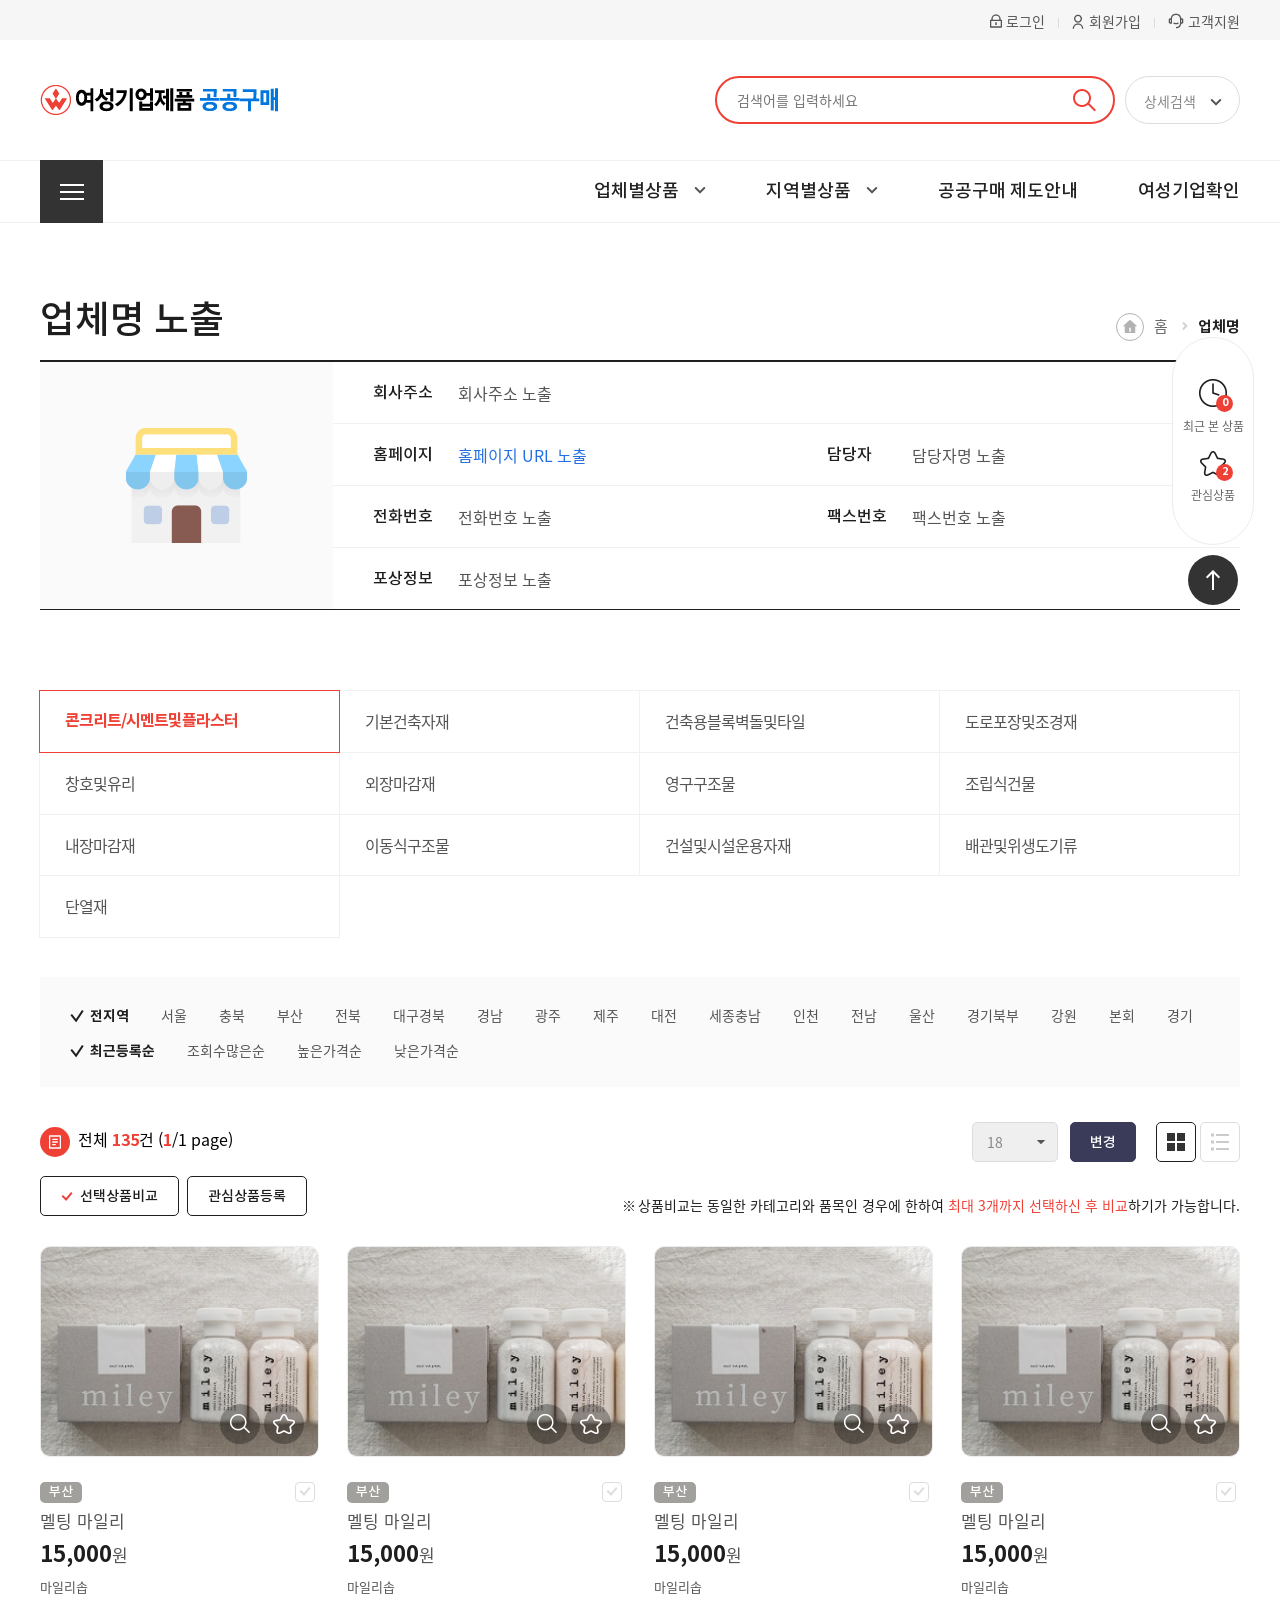
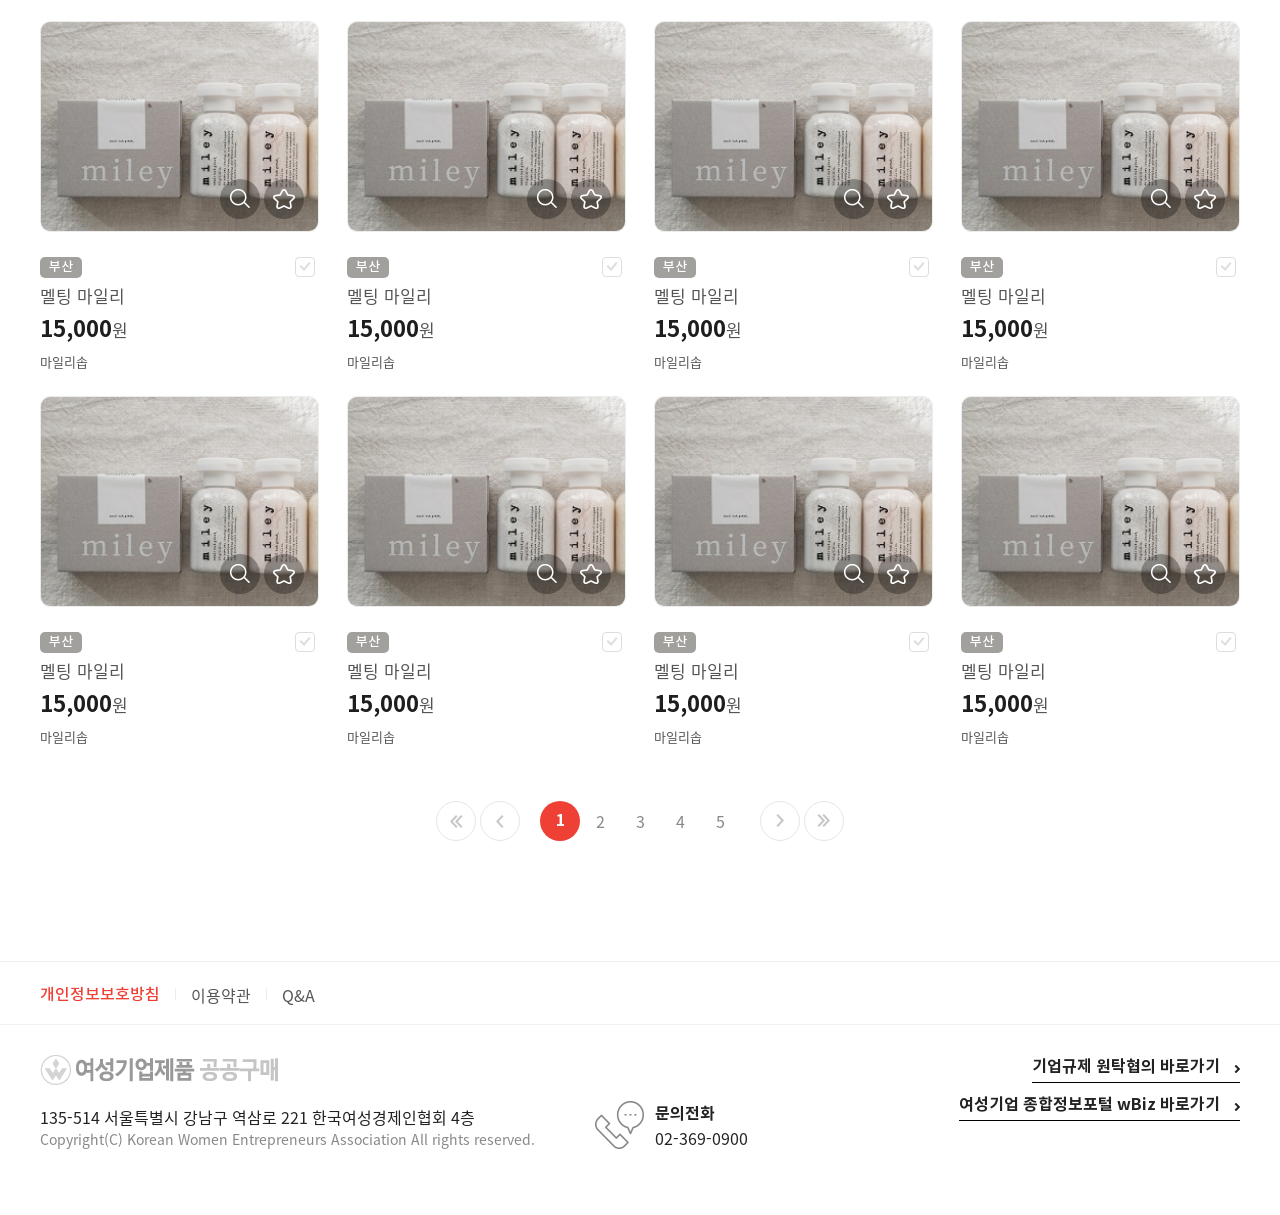
<file: page/tb_1/page/01_업체별상품목록.html>
<!DOCTYPE html>
<html lang="ko">
<head>
    <meta charset="UTF-8">
    <meta name="viewport" content="width=device-width, initial-scale=1.0" />
    <title>여성기업제품 공공구매</title>

    <link rel="stylesheet" type="text/css" href="../css/reset.css">
    <link rel="stylesheet" type="text/css" href="../css/slick.css">
    <link rel="stylesheet" type="text/css" href="../css/common.css">
    <link rel="stylesheet" type="text/css" href="../css/contents.css">

    <script src="../js/lib/jquery-1.12.4.min.js"></script>
    <script src="../js/lib/slick.min.js"></script>
    <script src="../js/ui.js"></script>
    <script src="../js/contents.js"></script>
    <script src="../js/popup.js"></script><!-- 팝업 js -->
</head>
<body>

    <div id="skipNav">
        <p><a href="#contents">본문바로가기</a></p>
        <p><a href="#gnb">주메뉴바로가기</a></p>
    </div>
    
    <div class="mask"></div>

    <div class="fix_menu">
        <ul>
            <li>
                <a href="#">
                    <p class="img">
                        <img src="../img/common/icon_see_product.png" alt="">
                        <em>0</em>
                    </p>
                    <span>최근 본 상품</span>
                </a>
            </li>
            <li>
                <a href="#">
                    <p class="img">
                        <img src="../img/common/icon_favorite_product.png" alt="">
                        <em>2</em>
                    </p>
                    <span>관심상품</span>
                </a>
            </li>
        </ul>
        <button type="button" class="btn_top">
            <span class="icon_top">상단으로</span>
        </button>
    </div><!-- fix_menu -->
    
    <div class="fix_menu_m">
        <ul>
            <li>
                <button type="button" id="btn_see_product">
                    <i class="icon_see_product"></i>
                    <span>최근 본 상품</span>
                </button>
                <div class="see_products">
                    <h5>최근본상품</h5>
                    <div class="products_slider see_products_slider">
                        <div class="fix_slick slider">
                            <div class="item">
                                <!-- .item 9개까지 가능 -->
                                <a href="#"><img src="../img/common/img_fix_products01.jpg" alt=""></a>
                                <a href="#"><img src="../img/common/img_fix_products02.jpg" alt=""></a>
                                <a href="#"><img src="../img/common/img_fix_products03.jpg" alt=""></a>
                                <a href="#"><img src="../img/common/img_fix_products04.jpg" alt=""></a>
                                <a href="#"><img src="../img/common/img_fix_products05.jpg" alt=""></a>
                                <a href="#"><img src="../img/common/img_fix_products06.jpg" alt=""></a>
                                <a href="#"><img src="../img/common/img_fix_products07.jpg" alt=""></a>
                                <a href="#"><img src="../img/common/img_fix_products08.jpg" alt=""></a>
                                <a href="#"><img src="../img/common/img_fix_products09.jpg" alt=""></a>
                            </div>
                            <div class="item">
                                <a href="#"><img src="../img/common/img_fix_products01.jpg" alt=""></a>
                                <a href="#"><img src="../img/common/img_fix_products02.jpg" alt=""></a>
                            </div>
                        </div>
                        <div class="fix_slick_button">
                            <div class="numbering"></div>
                        </div>
                    </div>
                    <button type="button" id="btn_see_products_close" class="btn_products_close">
                        <i class="icon_see_products_close"></i>
                        <span class="blind">최근본상품 닫기</span>
                    </button>
                </div><!-- see_products end -->
            </li>
            <li>
                <button type="button" id="btn_favorite_product">
                    <i class="icon_favorite_product"></i>
                    <span>관심상품</span>
                </button>
                <div class="favorite_products">
                    <h5>관심상품</h5>
                    <div class="products_slider favorite_products_slider">
                        <div class="fix_slick slider">
                            <div class="item">
                                <a href="#"><img src="../img/common/img_fix_products01.jpg" alt=""></a>
                                <a href="#"><img src="../img/common/img_fix_products02.jpg" alt=""></a>
                                <a href="#"><img src="../img/common/img_fix_products03.jpg" alt=""></a>
                                <a href="#"><img src="../img/common/img_fix_products04.jpg" alt=""></a>
                            </div>
                        </div>
                        <div class="fix_slick_button">
                            <div class="numbering"></div>
                        </div>
                    </div>
                    <button type="button" id="btn_favorite_products_close" class="btn_products_close">
                        <i class="icon_favorite_products_close"></i>
                        <span class="blind">관심상품 닫기</span>
                    </button>
                </div><!-- favorite_products end -->
            </li>
            <li>
                <a href="#" id="btn_top_m">
                    <i class="icon_top_m"></i>
                    <span>Top</span>
                </a>
            </li>
        </ul>
    </div><!-- fix_menu_m end -->

    <header>
        <div class="header_top">
            <div class="header_top_inner">
                <!-- 로그인 전  start-->
                <a href="#" class="login"><span>로그인</span></a>
                <a href="#" class="join"><span>회원가입</span></a>
                <!-- 로그인 전 end -->
                <!-- 로그인 후 start -->
                <!-- 
                <a href="#" class="logout"><span>로그아웃</span></a>
                <a href="#" class="mypage"><span>마이페이지</span></a>
                <a href="#" class="cart"><span>상품보관함</span></a> 
                -->
                <!-- 로그인 후 end -->
                <a href="#" class="qna"><span>고객지원</span></a>
            </div>
        </div><!-- header_top end -->
        <div class="header_body">
            <div class="header_body_inner">
                <h1 id="logo">
                    <a href="#">
                        <img src="../img/common/logo.png" alt="여성기업제품 공공구매" class="logo_pc">
                        <img src="../img/common/logo_m.png" alt="여성기업제품 공공구매" class="logo_m">
                    </a>
                </h1>
                <div class="btn_mgnb_open"></div>
                <button type="button" class="btn_mgnb_open">
                    <span class="icon_mgnb_open">전체카테고리 열기</span>
                </button>
                <div id="search">
                    <div id="primary_search">
                        <form>
                            <fieldset>
                                <legend class="blind">통합검색</legend>
                                <div class="keyword_group">
                                    <input type="text" class="keyword" title="검색어입력폼" placeholder="검색어를 입력하세요">
                                    <button type="submit" class="btn_search_primary">
                                        <i class="icon_search_primary"></i>
                                        <span class="blind">검색</span>
                                    </button>
                                </div>
                            </fieldset>
                        </form>
                    </div><!-- primary_search end -->
                    <div class="detail_search">
                        <button type="button" id="detail_search_open">
                            상세검색<i class="icon_arr"></i>
                        </button>
                        <div class="detail_search_wrap">
                            <div class="text">
                                <h4>상세검색</h4>
                                <p>공공기관의 여성기업제품 구매시<br class="mobileShow"> 검색기능을 활용하여 쉽게 물품을 찾으세요</p>
                            </div>
                            <div class="detail_search_body">
                                <ul class="detail_search_list">
                                    <li>
                                        <strong>카테고리별</strong>
                                        <div class="form_group">
                                            <select title="첫번째 분류 선택">
                                                <option value="">카테고리를 선택하세요</option>
                                            </select>
                                            <select title="두번째 분류 선택">
                                                <option value="">카테고리를 선택하세요</option>
                                            </select>
                                            <select title="세번째 분류 선택">
                                                <option value="">카테고리를 선택하세요</option>
                                            </select>
                                            <select title="네번째 분류 선택">
                                                <option value="">카테고리를 선택하세요</option>
                                            </select>
                                        </div>
                                    </li>
                                    <li>
                                        <strong>지역별</strong>
                                        <div class="form_group">
                                            <select title="지역 선택">
                                                <option value="">지역을 선택하세요</option>
                                            </select>
                                        </div>
                                    </li>
                                    <li>
                                        <strong>기업명</strong>
                                        <div class="form_group">
                                            <input type="text" class="form_input" title="기업명입력폼" placeholder="기업명을 입력 하세요">
                                        </div>
                                    </li>
                                    <li>
                                        <strong>제품명</strong>
                                        <div class="form_group">
                                            <input type="text" class="form_input" title="제품명입력폼" placeholder="제품명을 입력 하세요">
                                        </div>
                                    </li>
                                </ul>
                                <div class="btn_detail_group">
                                    <a href="#" class="btn_search_detail">검색하기</a>
                                    <a href="#" class="btn_search_detail_reset"><i class="icon_search_detail_reset"></i>검색 초기화</a>
                                </div>
                            </div><!-- detail_search_body end -->
                            <button type="button" id="btn_detail_search_close">
                                <i class="icon_detail_search_close"></i>
                                <span class="blind">상세검색 닫기</span>
                            </button>
                        </div><!-- detail_search_wrap end -->
                    </div><!-- detail_search end -->
                </div><!-- search end -->
            </div><!-- header_body_inner end -->
        </div><!-- header_body end -->
        <div class="header_gnb">
            <div class="header_gnb_inner">
                <div id="sitemap">
                    <button type="button" id="btn_sitemap_open">
                        <span class="icon_sitemap_open">전체카테고리 열기</span>
                    </button>
                    <div class="sitemap_list">
                        <div class="sitemap_list_inner">
                            <ul class="depth01">
                                <li><a href="#">물품</a></li>
                                <li><a href="#">용역</a></li>
                                <li><a href="#">공사</a></li>
                            </ul>
                            <ul class="depth02">
                                <li><a href="#">건자재</a></li>
                                <li><a href="#">기계/설비</a></li>
                                <li><a href="#">사무/가전/가구</a></li>
                                <li><a href="#">섬유/고무/광석</a></li>
                                <li><a href="#">전기/시험/계측</a></li>
                                <li><a href="#">화학/소방/안전/위생</a></li>
                                <li><a href="#">전자/정보/통신</a></li>
                                <li><a href="#">스포츠/악기/교구</a></li>
                                <li><a href="#">의약품/의료기기</a></li>
                                <li><a href="#">인쇄/출판/사진</a></li>
                                <li><a href="#">운송기구및액세서리와부품</a></li>
                                <li><a href="#">의류/가방/개인관리용품</a></li>
                                <li><a href="#">시계/보석/원석제품</a></li>
                                <li><a href="#">식음료품및담배제품</a></li>
                                <li><a href="#">제조부품</a></li>
                            </ul>
                            <ul class="depth03">
                                <li><a href="#">콘크리트/시멘트및플라스터</a></li>
                                <li><a href="#">기본건축자재</a></li>
                                <li><a href="#">건축용블록벽돌및타일</a></li>
                                <li><a href="#">도로포장및조경재</a></li>
                                <li><a href="#">창호및유리</a></li>
                                <li><a href="#">외장마감재</a></li>
                                <li><a href="#">영구구조물</a></li>
                                <li><a href="#">조립식건물</a></li>
                                <li><a href="#">내장마감재</a></li>
                            </ul>
                            <ul class="depth04">
                                <li><a href="#">콘크리트/시멘트및플라스터</a></li>
                                <li><a href="#">기본건축자재</a></li>
                                <li><a href="#">건축용블록벽돌및타일</a></li>
                                <li><a href="#">도로포장및조경재</a></li>
                                <li><a href="#">창호및유리</a></li>
                                <li><a href="#">외장마감재</a></li>
                            </ul>
                            <button type="button" id="btn_sitemap_close">
                                <i class="icon_sitemap_close"></i>
                                <span class="blind">전체카테고리 닫기</span>
                            </button>
                        </div>
                    </div><!-- sitemap_list end -->
                </div><!-- sitemap end -->
                <div class="mgnb_top">
                    <h1><img src="../img/common/mgnb_logo.png" alt="여성기업제품 공공구매"></h1>
                    <button type="button" id="btn_mgnb_close">
                        <span class="icon_mgnb_close">전체카테고리 닫기</span>
                    </button>
                </div><!-- mgnb_top end -->
                <ul class="menu_list">
                    <li class="mgnb">
                        <a href="#">전체카테고리</a>
                        <div id="gnb">
                            <ul>
                                <li class="on">
                                    <a href="#">물품</a>
                                    <ul>
                                        <li>
                                            <a href="#">건자재</a>
                                            <ul>
                                                <li><a href="#">3뎁스</a></li>
                                                <li><a href="#">3뎁스</a></li>
                                                <li><a href="#">3뎁스</a></li>
                                            </ul>
                                        </li>
                                        <li>
                                            <a href="#">기계/설비</a>
                                            <ul>
                                                <li><a href="#">3뎁스</a></li>
                                                <li><a href="#">3뎁스</a></li>
                                                <li><a href="#">3뎁스</a></li>
                                            </ul>
                                        </li>
                                        <li><a href="#">사무/가전/가구</a></li>
                                        <li><a href="#">섬유/고무/광석</a></li>
                                        <li><a href="#">전기/시험/계측</a></li>
                                        <li><a href="#">화학/소방/안전/위생</a></li>
                                        <li><a href="#">전자/정보/통신</a></li>
                                        <li><a href="#">스포츠/악기/교구</a></li>
                                        <li><a href="#">의약품/의료기기</a></li>
                                        <li><a href="#">인쇄/출판/사진</a></li>
                                        <li><a href="#">운송기구및액세서리와부품</a></li>
                                        <li><a href="#">의류/가방/개인관리용품</a></li>
                                        <li><a href="#">시계/보석/원석제품</a></li>
                                        <li><a href="#">식음료품및담배제품</a></li>
                                        <li><a href="#">제조부품</a></li>
                                    </ul>
                                </li>
                                <li>
                                    <a href="#">용역</a>
                                    <ul>
                                        <li><a href="#">메뉴1</a></li>
                                        <li><a href="#">메뉴2</a></li>
                                        <li><a href="#">메뉴3</a></li>
                                    </ul>
                                </li>
                                <li>
                                    <a href="#">공사</a>
                                    <ul>
                                        <li><a href="#">메뉴4</a></li>
                                        <li><a href="#">메뉴5</a></li>
                                        <li><a href="#">메뉴6</a></li>
                                    </ul>
                                </li>
                            </ul>
                        </div><!-- gnb end -->
                    </li><!-- mgnb end -->
                    <li>
                        <a href="#" id="btn_txttype_open">업체별상품</a>
                        <div class="txttype">
                            <div class="txttype_top">
                                <div class="txttype_all"><a href="#" class="on">전체</a></div>
                                <div class="txttype_text">
                                    <div class="txttype_ko">
                                        <a href="#">ㄱ</a>
                                        <a href="#">ㄴ</a>
                                        <a href="#">ㄷ</a>
                                        <a href="#">ㄹ</a>
                                        <a href="#">ㅁ</a>
                                        <a href="#">ㅂ</a>
                                        <a href="#">ㅅ</a>
                                        <a href="#">ㅇ</a>
                                        <a href="#">ㅈ</a>
                                        <a href="#">ㅊ</a>
                                        <a href="#">ㅋ</a>
                                        <a href="#">ㅌ</a>
                                        <a href="#">ㅍ</a>
                                        <a href="#">ㅎ</a>
                                    </div>
                                    <div class="txttype_en">
                                        <a href="#">A</a>
                                        <a href="#">B</a>
                                        <a href="#">C</a>
                                        <a href="#">D</a>
                                        <a href="#">E</a>
                                        <a href="#">F</a>
                                        <a href="#">G</a>
                                        <a href="#">H</a>
                                        <a href="#">I</a>
                                        <a href="#">J</a>
                                        <a href="#">K</a>
                                        <a href="#">L</a>
                                        <a href="#">M</a>
                                        <a href="#">N</a>
                                        <a href="#">O</a>
                                        <a href="#">P</a>
                                        <a href="#">Q</a>
                                        <a href="#">R</a>
                                        <a href="#">S</a>
                                        <a href="#">T</a>
                                        <a href="#">U</a>
                                        <a href="#">V</a>
                                        <a href="#">W</a>
                                        <a href="#">X</a>
                                        <a href="#">Y</a>
                                        <a href="#">Z</a>
                                    </div>
                                </div><!-- txttype_text end -->
                            </div><!-- txttype_top end -->
                            <div class="txttype_list">
                                <ul>
                                    <li><a href="#">(주)RMG</a></li>
                                    <li><a href="#">감자이모</a></li>
                                    <li><a href="#">그리다(Gurida)</a></li>
                                    <li><a href="#">꿈길자공감연구소</a></li>
                                    <li><a href="#">농업회사법인(주)녹산에프엔티</a></li>
                                    <li><a href="#">(주)디지털인더스</a></li>
                                    <li><a href="#">(주)경원</a></li>
                                    <li><a href="#">그린컴퍼니</a></li>
                                    <li><a href="#">(주)꿈제작소</a></li>
                                    <li><a href="#">농업회사법인 아이파머스(주)</a></li>
                                    <li><a href="#">가나판촉물기념품</a></li>
                                    <li><a href="#">글로벌 이스트 코리아</a></li>
                                    <li><a href="#">농업회사법인 참좋은 파머 주식회사</a></li>
                                    <li><a href="#">(주)RMG</a></li>
                                    <li><a href="#">감자이모</a></li>
                                    <li><a href="#">그리다(Gurida)</a></li>
                                    <li><a href="#">꿈길자공감연구소</a></li>
                                    <li><a href="#">농업회사법인(주)녹산에프엔티</a></li>
                                    <li><a href="#">(주)디지털인더스</a></li>
                                    <li><a href="#">(주)경원</a></li>
                                    <li><a href="#">그린컴퍼니</a></li>
                                    <li><a href="#">(주)꿈제작소</a></li>
                                    <li><a href="#">농업회사법인 아이파머스(주)</a></li>
                                    <li><a href="#">가나판촉물기념품</a></li>
                                    <li><a href="#">글로벌 이스트 코리아</a></li>
                                    <li><a href="#">농업회사법인 참좋은 파머 주식회사</a></li>
                                </ul>
                            </div>
                            <button type="button" id="btn_txttype_close" class="btn_type_close">
                                <i class="icon_txttype_close"></i>
                                <span class="blind">업체별상품 닫기</span>
                            </button>
                        </div><!-- txttype end -->
                    </li>
                    <li>
                        <a href="#" id="btn_localtype_open">지역별상품</a>
                        <div class="localtype">
                            <ul>
                                <li><a href="#">서울</a></li>
                                <li><a href="#">충북</a></li>
                                <li><a href="#">부산</a></li>
                                <li><a href="#">전북</a></li>
                                <li><a href="#">대구경북</a></li>
                                <li><a href="#">경남</a></li>
                                <li><a href="#">광주</a></li>
                                <li><a href="#">제주</a></li>
                                <li><a href="#">대전</a></li>
                                <li><a href="#">세종충남</a></li>
                                <li><a href="#">인천</a></li>
                                <li><a href="#">전남</a></li>
                                <li><a href="#">울산</a></li>
                                <li><a href="#">경기북부</a></li>
                                <li><a href="#">강원</a></li>
                                <li><a href="#">본회</a></li>
                                <li><a href="#">경기</a></li>
                            </ul>
                            <button type="button" id="btn_localtype_close" class="btn_type_close">
                                <i class="icon_localtype_close"></i>
                                <span class="blind">지역별상품 닫기</span>
                            </button>
                        </div><!-- localtype end -->
                    </li>
                    <li>
                        <a href="#">공공구매 제도안내</a>
                    </li>
                    <li>
                        <a href="#">여성기업확인</a>
                    </li>
                </ul>
            </div><!-- header_gnb_inner end -->
        </div><!-- header_gnb end -->
    </header>

    <!-- [전달사항] 상품목록과 상품상세에는 #container 에 .product 추가되어야 합니다. -->
    <div id="container" class="product">

        <div id="contents">
            <div class="page_top">
                <h4 class="page_title">업체명 노출</h4>
                <ol class="page_navigation">
                    <li><a href="#">홈</a></li>
                    <li><span>업체명</span></li>
                </ol>
            </div><!-- page_top end -->

            <div class="company_data">
                <div class="img"><img src="../img/contents/img_company_data.png" alt=""></div>
                <div class="data">
                    <ul class="full">
                        <li><span>회사주소</span><em>회사주소 노출</em></li>
                    </ul>
                    <ul>
                        <li><span>홈페이지</span><em class="strong_txt2">홈페이지 URL 노출</em></li>
                        <li><span>담당자</span><em>담당자명 노출</em></li>
                    </ul>
                    <ul>
                        <li><span>전화번호</span><em>전화번호 노출</em></li>
                        <li><span>팩스번호</span><em>팩스번호 노출</em></li>
                    </ul>
                    <ul class="full">
                        <li><span>포상정보</span><em>포상정보 노출</em></li>
                    </ul>
                </div>
            </div><!-- company_data end -->

            <div class="tnb">
                <button type="button" class="btn_tnb" title="하위메뉴열기">메뉴명</button>
                <ul class="tnb_list">
                    <li class="on"><a href="#">콘크리트/시멘트및플라스터</a></li>
                    <li><a href="#">기본건축자재</a></li>
                    <li><a href="#">건축용블록벽돌및타일</a></li>
                    <li><a href="#">도로포장및조경재</a></li>
                    <li><a href="#">창호및유리</a></li>
                    <li><a href="#">외장마감재</a></li>
                    <li><a href="#">영구구조물</a></li>
                    <li><a href="#">조립식건물</a></li>
                    <li><a href="#">내장마감재</a></li>
                    <li><a href="#">이동식구조물</a></li>
                    <li><a href="#">건설및시설운용자재</a></li>
                    <li><a href="#">배관및위생도기류</a></li>
                    <li><a href="#">단열재</a></li>
                </ul><!-- tnb_list end -->
            </div><!-- tnb end -->

            <!-- [전달사항] 세부 타입 선택 pc용 입니다. 모바일용은 .board_header 안에 있습니다. -->
            <div class="order_type_pc">
                <dl>
                    <dt>지역목록</dt>
                    <dd>
                        <a href="#n" class="on">전지역</a>
                        <a href="#n">서울</a>
                        <a href="#n">충북</a>
                        <a href="#n">부산</a>
                        <a href="#n">전북</a>
                        <a href="#n">대구경북</a>
                        <a href="#n">경남</a>
                        <a href="#n">광주</a>
                        <a href="#n">제주</a>
                        <a href="#n">대전</a>
                        <a href="#n">세종충남</a>
                        <a href="#n">인천</a>
                        <a href="#n">전남</a>
                        <a href="#n">울산</a>
                        <a href="#n">경기북부</a>
                        <a href="#n">강원</a>
                        <a href="#n">본회</a>
                        <a href="#n">경기</a>
                    </dd>
                </dl>
                <dl>
                    <dt>정렬기준</dt>
                    <dd>
                        <a href="#n" class="on">최근등록순</a>
                        <a href="#n">조회수많은순</a>
                        <a href="#n">높은가격순</a>
                        <a href="#n">낮은가격순</a>
                    </dd>
                </dl>
            </div><!-- order_type_pc end -->

            <div class="board_header mt30">
                <p class="total">전체 <strong>135</strong>건 (<strong>1</strong>/1 page)</p>
                <div class="order_type_m">
                    <select title="지역목록 선택">
                        <option value="">전지역</option>
                        <option value="">서울</option>
                        <option value="">충북</option>
                        <option value="">부산</option>
                        <option value="">전북</option>
                        <option value="">대구경북</option>
                        <option value="">경남</option>
                        <option value="">광주</option>
                        <option value="">제주</option>
                        <option value="">대전</option>
                        <option value="">세종충남</option>
                        <option value="">인천</option>
                        <option value="">전남</option>
                        <option value="">울산</option>
                        <option value="">경기북부</option>
                        <option value="">강원</option>
                        <option value="">본회</option>
                        <option value="">경기</option>
                    </select>
                    <select title="정렬기준 선택">
                        <option value="">최근등록순</option>
                        <option value="">조회수많은순</option>
                        <option value="">높은가격순</option>
                        <option value="">낮은가격순</option>
                    </select>
                </div><!-- order_type_m end -->
                <div class="board_num">
                    <div>
                        <select title="페이지당 목록갯수 선택">
                            <option value="">18</option>
                        </select>
                        <button type="button" class="btn btn_sm btn_bg03 btn_radius">변경</button>
                    </div>
                    <div class="list_type">
                        <button type="button" class="btn_view_type_thumb on">이미지형 상품보기</button>
                        <button type="button" class="btn_view_type_list">목록형 상품보기</button>
                    </div>
                </div>
            </div><!-- board_header end -->

            <div class="product_compare_info">
                <div class="btn_area">
                    <a href="#layer_product_compare" class="btn btn_radius js_layer_open btn_compare"><i></i>선택상품비교</a>
                    <a href="#" class="btn btn_radius btn_cartsave_all">관심상품등록</a>
                </div>
                <p>상품비교는 동일한 카테고리와 품목인 경우에 한하여 <span class="strong_txt1">최대 3개까지 선택하신 후 비교</span>하기가 가능합니다.</p>
            </div><!-- product_compare_info end -->

            <div class="product_list">
                <div class="view_type_thumb on">
                    <ul>
                        <li>
                            <div class="thumb">
                                <a href="#">
                                    <div class="img">
                                        <div class="bg" style="background-image: url(../img/contents/cart_ex_img.jpg);"></div>
                                    </div>
                                </a>
                                <div class="thumb_btn">
                                    <a href="#layer_product_preview" class="btn btn_radius btn_view js_layer_open btn_product_preview">요약보기</a>
                                    <a href="#" class="btn btn_radius btn_cartsave">관심상품 등록</a>
                                </div>
                            </div>
                            <div class="text">
                                <p class="local">부산</p>
                                <p class="check_box">
                                    <input type="checkbox" id="productthumb01">
                                    <label for="productthumb01"><span class="txthidden">선택</span></label>
                                </p>
                                <a href="#" class="name">멜팅 마일리</a>
                                <p class="price"><strong>15,000</strong>원</p>
                                <p class="company">마일리솝</p>
                            </div>
                        </li>
                        <li>
                            <div class="thumb">
                                <a href="#">
                                    <div class="img">
                                        <div class="bg" style="background-image: url(../img/contents/cart_ex_img.jpg);"></div>
                                    </div>
                                </a>
                                <div class="thumb_btn">
                                    <a href="#layer_product_preview" class="btn btn_radius btn_view js_layer_open btn_product_preview">요약보기</a>
                                    <a href="#" class="btn btn_radius btn_cartsave">관심상품 등록</a>
                                </div>
                            </div>
                            <div class="text">
                                <p class="local">부산</p>
                                <p class="check_box">
                                    <input type="checkbox" id="productthumb02">
                                    <label for="productthumb02"><span class="txthidden">선택</span></label>
                                </p>
                                <a href="#" class="name">멜팅 마일리</a>
                                <p class="price"><strong>15,000</strong>원</p>
                                <p class="company">마일리솝</p>
                            </div>
                        </li>
                        <li>
                            <div class="thumb">
                                <a href="#">
                                    <div class="img">
                                        <div class="bg" style="background-image: url(../img/contents/cart_ex_img.jpg);"></div>
                                    </div>
                                </a>
                                <div class="thumb_btn">
                                    <a href="#layer_product_preview" class="btn btn_radius btn_view js_layer_open btn_product_preview">요약보기</a>
                                    <a href="#" class="btn btn_radius btn_cartsave">관심상품 등록</a>
                                </div>
                            </div>
                            <div class="text">
                                <p class="local">부산</p>
                                <p class="check_box">
                                    <input type="checkbox" id="productthumb03">
                                    <label for="productthumb03"><span class="txthidden">선택</span></label>
                                </p>
                                <a href="#" class="name">멜팅 마일리</a>
                                <p class="price"><strong>15,000</strong>원</p>
                                <p class="company">마일리솝</p>
                            </div>
                        </li>
                        <li>
                            <div class="thumb">
                                <a href="#">
                                    <div class="img">
                                        <div class="bg" style="background-image: url(../img/contents/cart_ex_img.jpg);"></div>
                                    </div>
                                </a>
                                <div class="thumb_btn">
                                    <a href="#layer_product_preview" class="btn btn_radius btn_view js_layer_open btn_product_preview">요약보기</a>
                                    <a href="#" class="btn btn_radius btn_cartsave">관심상품 등록</a>
                                </div>
                            </div>
                            <div class="text">
                                <p class="local">부산</p>
                                <p class="check_box">
                                    <input type="checkbox" id="productthumb04">
                                    <label for="productthumb04"><span class="txthidden">선택</span></label>
                                </p>
                                <a href="#" class="name">멜팅 마일리</a>
                                <p class="price"><strong>15,000</strong>원</p>
                                <p class="company">마일리솝</p>
                            </div>
                        </li>
                        <li>
                            <div class="thumb">
                                <a href="#">
                                    <div class="img">
                                        <div class="bg" style="background-image: url(../img/contents/cart_ex_img.jpg);"></div>
                                    </div>
                                </a>
                                <div class="thumb_btn">
                                    <a href="#layer_product_preview" class="btn btn_radius btn_view js_layer_open btn_product_preview">요약보기</a>
                                    <a href="#" class="btn btn_radius btn_cartsave">관심상품 등록</a>
                                </div>
                            </div>
                            <div class="text">
                                <p class="local">부산</p>
                                <p class="check_box">
                                    <input type="checkbox" id="productthumb05">
                                    <label for="productthumb05"><span class="txthidden">선택</span></label>
                                </p>
                                <a href="#" class="name">멜팅 마일리</a>
                                <p class="price"><strong>15,000</strong>원</p>
                                <p class="company">마일리솝</p>
                            </div>
                        </li>
                        <li>
                            <div class="thumb">
                                <a href="#">
                                    <div class="img">
                                        <div class="bg" style="background-image: url(../img/contents/cart_ex_img.jpg);"></div>
                                    </div>
                                </a>
                                <div class="thumb_btn">
                                    <a href="#layer_product_preview" class="btn btn_radius btn_view js_layer_open btn_product_preview">요약보기</a>
                                    <a href="#" class="btn btn_radius btn_cartsave">관심상품 등록</a>
                                </div>
                            </div>
                            <div class="text">
                                <p class="local">부산</p>
                                <p class="check_box">
                                    <input type="checkbox" id="productthumb06">
                                    <label for="productthumb06"><span class="txthidden">선택</span></label>
                                </p>
                                <a href="#" class="name">멜팅 마일리</a>
                                <p class="price"><strong>15,000</strong>원</p>
                                <p class="company">마일리솝</p>
                            </div>
                        </li>
                        <li>
                            <div class="thumb">
                                <a href="#">
                                    <div class="img">
                                        <div class="bg" style="background-image: url(../img/contents/cart_ex_img.jpg);"></div>
                                    </div>
                                </a>
                                <div class="thumb_btn">
                                    <a href="#layer_product_preview" class="btn btn_radius btn_view js_layer_open btn_product_preview">요약보기</a>
                                    <a href="#" class="btn btn_radius btn_cartsave">관심상품 등록</a>
                                </div>
                            </div>
                            <div class="text">
                                <p class="local">부산</p>
                                <p class="check_box">
                                    <input type="checkbox" id="productthumb07">
                                    <label for="productthumb07"><span class="txthidden">선택</span></label>
                                </p>
                                <a href="#" class="name">멜팅 마일리</a>
                                <p class="price"><strong>15,000</strong>원</p>
                                <p class="company">마일리솝</p>
                            </div>
                        </li>
                        <li>
                            <div class="thumb">
                                <a href="#">
                                    <div class="img">
                                        <div class="bg" style="background-image: url(../img/contents/cart_ex_img.jpg);"></div>
                                    </div>
                                </a>
                                <div class="thumb_btn">
                                    <a href="#layer_product_preview" class="btn btn_radius btn_view js_layer_open btn_product_preview">요약보기</a>
                                    <a href="#" class="btn btn_radius btn_cartsave">관심상품 등록</a>
                                </div>
                            </div>
                            <div class="text">
                                <p class="local">부산</p>
                                <p class="check_box">
                                    <input type="checkbox" id="productthumb08">
                                    <label for="productthumb08"><span class="txthidden">선택</span></label>
                                </p>
                                <a href="#" class="name">멜팅 마일리</a>
                                <p class="price"><strong>15,000</strong>원</p>
                                <p class="company">마일리솝</p>
                            </div>
                        </li>
                        <li>
                            <div class="thumb">
                                <a href="#">
                                    <div class="img">
                                        <div class="bg" style="background-image: url(../img/contents/cart_ex_img.jpg);"></div>
                                    </div>
                                </a>
                                <div class="thumb_btn">
                                    <a href="#layer_product_preview" class="btn btn_radius btn_view js_layer_open btn_product_preview">요약보기</a>
                                    <a href="#" class="btn btn_radius btn_cartsave">관심상품 등록</a>
                                </div>
                            </div>
                            <div class="text">
                                <p class="local">부산</p>
                                <p class="check_box">
                                    <input type="checkbox" id="productthumb09">
                                    <label for="productthumb09"><span class="txthidden">선택</span></label>
                                </p>
                                <a href="#" class="name">멜팅 마일리</a>
                                <p class="price"><strong>15,000</strong>원</p>
                                <p class="company">마일리솝</p>
                            </div>
                        </li>
                        <li>
                            <div class="thumb">
                                <a href="#">
                                    <div class="img">
                                        <div class="bg" style="background-image: url(../img/contents/cart_ex_img.jpg);"></div>
                                    </div>
                                </a>
                                <div class="thumb_btn">
                                    <a href="#layer_product_preview" class="btn btn_radius btn_view js_layer_open btn_product_preview">요약보기</a>
                                    <a href="#" class="btn btn_radius btn_cartsave">관심상품 등록</a>
                                </div>
                            </div>
                            <div class="text">
                                <p class="local">부산</p>
                                <p class="check_box">
                                    <input type="checkbox" id="productthumb10">
                                    <label for="productthumb10"><span class="txthidden">선택</span></label>
                                </p>
                                <a href="#" class="name">멜팅 마일리</a>
                                <p class="price"><strong>15,000</strong>원</p>
                                <p class="company">마일리솝</p>
                            </div>
                        </li>
                        <li>
                            <div class="thumb">
                                <a href="#">
                                    <div class="img">
                                        <div class="bg" style="background-image: url(../img/contents/cart_ex_img.jpg);"></div>
                                    </div>
                                </a>
                                <div class="thumb_btn">
                                    <a href="#layer_product_preview" class="btn btn_radius btn_view js_layer_open btn_product_preview">요약보기</a>
                                    <a href="#" class="btn btn_radius btn_cartsave">관심상품 등록</a>
                                </div>
                            </div>
                            <div class="text">
                                <p class="local">부산</p>
                                <p class="check_box">
                                    <input type="checkbox" id="productthumb11">
                                    <label for="productthumb11"><span class="txthidden">선택</span></label>
                                </p>
                                <a href="#" class="name">멜팅 마일리</a>
                                <p class="price"><strong>15,000</strong>원</p>
                                <p class="company">마일리솝</p>
                            </div>
                        </li>
                        <li>
                            <div class="thumb">
                                <a href="#">
                                    <div class="img">
                                        <div class="bg" style="background-image: url(../img/contents/cart_ex_img.jpg);"></div>
                                    </div>
                                </a>
                                <div class="thumb_btn">
                                    <a href="#layer_product_preview" class="btn btn_radius btn_view js_layer_open btn_product_preview">요약보기</a>
                                    <a href="#" class="btn btn_radius btn_cartsave">관심상품 등록</a>
                                </div>
                            </div>
                            <div class="text">
                                <p class="local">부산</p>
                                <p class="check_box">
                                    <input type="checkbox" id="productthumb12">
                                    <label for="productthumb12"><span class="txthidden">선택</span></label>
                                </p>
                                <a href="#" class="name">멜팅 마일리</a>
                                <p class="price"><strong>15,000</strong>원</p>
                                <p class="company">마일리솝</p>
                            </div>
                        </li>
                    </ul>
                </div><!-- view_type_thumb end -->
                <div class="view_type_list">
                    <ul>
                        <li>
                            <div class="thumb">
                                <a href="#">
                                    <div class="img">
                                        <div class="bg" style="background-image: url(../img/contents/cart_ex_img.jpg);"></div>
                                    </div>
                                </a>
                                <div class="thumb_btn">
                                    <a href="#layer_product_preview" class="btn btn_radius btn_view js_layer_open btn_product_preview">요약보기</a>
                                    <a href="#" class="btn btn_radius btn_cartsave">관심상품 등록</a>
                                </div>
                            </div>
                            <div class="text">
                                <div class="company_info">
                                    <p class="local">부산</p>
                                    <a href="#" class="name">멜팅 마일리</a>
                                    <p class="des">상품상세 요약내용 상품상세 요약내용 상품상세 요약내용 상품상세 요약내용상품상세 요약내용 상품상세 요약내용</p>
                                    <p class="m_price"><strong>15,000</strong>원</p>
                                    <p class="company">마일리솝</p>
                                </div>
                                <p class="price"><strong>15,000</strong>원</p>
                                <p class="check_box">
                                    <input type="checkbox" id="productlist01">
                                    <label for="productlist01"><span class="txthidden">선택</span></label>
                                </p>
                            </div>
                        </li>
                        <li>
                            <div class="thumb">
                                <a href="#">
                                    <div class="img">
                                        <div class="bg" style="background-image: url(../img/contents/cart_ex_img.jpg);"></div>
                                    </div>
                                </a>
                                <div class="thumb_btn">
                                    <a href="#layer_product_preview" class="btn btn_radius btn_view js_layer_open btn_product_preview">요약보기</a>
                                    <a href="#" class="btn btn_radius btn_cartsave">관심상품 등록</a>
                                </div>
                            </div>
                            <div class="text">
                                <div class="company_info">
                                    <p class="local">부산</p>
                                    <a href="#" class="name">멜팅 마일리</a>
                                    <p class="des">상품상세 요약내용 </p>
                                    <p class="m_price"><strong>15,000</strong>원</p>
                                    <p class="company">마일리솝</p>
                                </div>
                                <p class="price"><strong>15,000</strong>원</p>
                                <p class="check_box">
                                    <input type="checkbox" id="productlist02">
                                    <label for="productlist02"><span class="txthidden">선택</span></label>
                                </p>
                            </div>
                        </li>
                        <li>
                            <div class="thumb">
                                <a href="#">
                                    <div class="img">
                                        <div class="bg" style="background-image: url(../img/contents/cart_ex_img.jpg);"></div>
                                    </div>
                                </a>
                                <div class="thumb_btn">
                                    <a href="#layer_product_preview" class="btn btn_radius btn_view js_layer_open btn_product_preview">요약보기</a>
                                    <a href="#" class="btn btn_radius btn_cartsave">관심상품 등록</a>
                                </div>
                            </div>
                            <div class="text">
                                <div class="company_info">
                                    <p class="local">부산</p>
                                    <a href="#" class="name">멜팅 마일리</a>
                                    <p class="m_price"><strong>15,000</strong>원</p>
                                    <p class="company">마일리솝</p>
                                </div>
                                <p class="price"><strong>15,000</strong>원</p>
                                <p class="check_box">
                                    <input type="checkbox" id="productlist03">
                                    <label for="productlist03"><span class="txthidden">선택</span></label>
                                </p>
                            </div>
                        </li>
                        <li>
                            <div class="thumb">
                                <a href="#">
                                    <div class="img">
                                        <div class="bg" style="background-image: url(../img/contents/cart_ex_img.jpg);"></div>
                                    </div>
                                </a>
                                <div class="thumb_btn">
                                    <a href="#layer_product_preview" class="btn btn_radius btn_view js_layer_open btn_product_preview">요약보기</a>
                                    <a href="#" class="btn btn_radius btn_cartsave">관심상품 등록</a>
                                </div>
                            </div>
                            <div class="text">
                                <div class="company_info">
                                    <p class="local">부산</p>
                                    <a href="#" class="name">멜팅 마일리</a>
                                    <p class="m_price"><strong>15,000</strong>원</p>
                                    <p class="company">마일리솝</p>
                                </div>
                                <p class="price"><strong>15,000</strong>원</p>
                                <p class="check_box">
                                    <input type="checkbox" id="productlist04">
                                    <label for="productlist04"><span class="txthidden">선택</span></label>
                                </p>
                            </div>
                        </li>
                        <li>
                            <div class="thumb">
                                <a href="#">
                                    <div class="img">
                                        <div class="bg" style="background-image: url(../img/contents/cart_ex_img.jpg);"></div>
                                    </div>
                                </a>
                                <div class="thumb_btn">
                                    <a href="#layer_product_preview" class="btn btn_radius btn_view js_layer_open btn_product_preview">요약보기</a>
                                    <a href="#" class="btn btn_radius btn_cartsave">관심상품 등록</a>
                                </div>
                            </div>
                            <div class="text">
                                <div class="company_info">
                                    <p class="local">부산</p>
                                    <a href="#" class="name">멜팅 마일리</a>
                                    <p class="m_price"><strong>15,000</strong>원</p>
                                    <p class="company">마일리솝</p>
                                </div>
                                <p class="price"><strong>15,000</strong>원</p>
                                <p class="check_box">
                                    <input type="checkbox" id="productlist05">
                                    <label for="productlist05"><span class="txthidden">선택</span></label>
                                </p>
                            </div>
                        </li>
                        <li>
                            <div class="thumb">
                                <a href="#">
                                    <div class="img">
                                        <div class="bg" style="background-image: url(../img/contents/cart_ex_img.jpg);"></div>
                                    </div>
                                </a>
                                <div class="thumb_btn">
                                    <a href="#layer_product_preview" class="btn btn_radius btn_view js_layer_open btn_product_preview">요약보기</a>
                                    <a href="#" class="btn btn_radius btn_cartsave">관심상품 등록</a>
                                </div>
                            </div>
                            <div class="text">
                                <div class="company_info">
                                    <p class="local">부산</p>
                                    <a href="#" class="name">멜팅 마일리</a>
                                    <p class="m_price"><strong>15,000</strong>원</p>
                                    <p class="company">마일리솝</p>
                                </div>
                                <p class="price"><strong>15,000</strong>원</p>
                                <p class="check_box">
                                    <input type="checkbox" id="productlist06">
                                    <label for="productlist06"><span class="txthidden">선택</span></label>
                                </p>
                            </div>
                        </li>
                    </ul>
                </div><!-- view_type_list end -->
            </div><!-- product_list end -->
            <div class="paging"> 
                <a href="#" class="page_first">처음 목록</a>
                <a href="#" class="page_prev">이전</a>
                <strong>1</strong>
                <a href="#" title="2 페이지">2</a>
                <a href="#" title="3 페이지">3</a>
                <a href="#" title="4 페이지">4</a>
                <a href="#" title="5 페이지">5</a>
                <a href="#" class="page_next">다음</a>
                <a href="#" class="page_last">마지막 목록</a>
            </div>
            <div class="paging_m"> 
                <a href="#" class="page_first">처음 목록</a>
                <a href="#" class="page_prev">이전</a>
                <p><strong>1</strong>/100</p>
                <a href="#" class="page_next">다음</a>
                <a href="#" class="page_last">마지막 목록</a>
            </div>
        
        </div><!-- contents end -->
    </div><!-- container end -->

    <footer>
        <div class="footer_menu">
            <ul>
                <li><a href="#" class="strong_txt1 fm">개인정보보호방침</a></li>
                <li><a href="#">이용약관</a></li>
                <li><a href="#">Q&A</a></li>
            </ul>
        </div><!-- footer_menu end -->
        <div class="footer_body">
            <div class="footer_info">
                <div class="footer_addr">
                    <img src="../img/common/footer_logo.png" alt="여성기업제품 공공구매" class="mobileHide">
                    <img src="../img/common/footer_logo_m.png" alt="여성기업제품 공공구매" class="mobileShow">
                    <p class="addr">135-514 서울특별시 강남구 역삼로 221 한국여성경제인협회 4층</p>
                    <p class="t_tel">문의전화 : 02-369-0900</p>
                    <p class="copy">Copyright(C) Korean Women Entrepreneurs Association All rights reserved.</p>
                </div>
                <div class="tel">
                    <b>문의전화</b>
                    <p>02-369-0900</p>
                </div>
            </div>
            <div class="family_site">
                <a href="#">기업규제 원탁협의 바로가기</a>
                <a href="#">여성기업 종합정보포털 wBiz 바로가기</a>
            </div>
        </div><!-- footer_body end -->
    </footer>

    <!-- 미리보기 팝업 start -->
    <!-- layer_popup size - lg 1200px / md 800px / sm 600px -->
    <section id="layer_product_preview" class="layer_popup lg">
        <div class="layer_inner">
            <div class="layer_body">

                <div class="preview_detail">
                    <h5 class="title"><span>공사</span> M&T SPC돌마루 방수 라돈미검출 친환경 MTW -1001 (1박스/반평)</h5>
                    <div class="preview_detail_info">
                        <div class="thumb">
                            <div class="thumb_big">
                                <div><p><img src="../img/contents/thumb_ex01.png" alt=""></p></div>
                                <div><p><img src="../img/contents/thumb_ex02.png" alt=""></p></div>
                                <div><p><img src="../img/contents/thumb_ex03.png" alt=""></p></div>
                                <div><p><img src="../img/contents/thumb_ex04.png" alt=""></p></div>
                            </div>
                            <div class="thumb_nav">
                                <div><p><img src="../img/contents/thumb_ex01.png" alt=""></p></div>
                                <div><p><img src="../img/contents/thumb_ex02.png" alt=""></p></div>
                                <div><p><img src="../img/contents/thumb_ex03.png" alt=""></p></div>
                                <div><p><img src="../img/contents/thumb_ex04.png" alt=""></p></div>
                            </div>
                        </div><!-- thumb end -->
                        <div class="data">
                            <ul>
                                <li><em>업체명</em><span>홈앤셀프</span></li>
                                <li>
                                    <p class="blind">상품정보</p>
                                    <ul>
                                        <li><em>계약방법</em><span>제3자단가계약</span></li>
                                        <li><em>가격</em><span><b>45,000</b>원</span></li>
                                        <li><em>원산지</em><span>중국</span></li>
                                        <li><em>제조사</em><span>창저우 풍한 데코 장식 유한공사</span></li>
                                    </ul>
                                </li>
                                <li><em>납입장소</em><span></span></li>
                                <li><em>인도조건</em><span>착불(BOX당)6,000원~</span></li>
                                <li><em>공급지역</em><span>전지역</span></li>
                                <li><em>부가세여부</em><span>별도</span></li>
                                <li><em>납품기한</em><span>납품요구일로부터 3일</span></li>
                                <li><em>조달수수료여부</em><span>별도</span></li>
                            </ul>
                            <div class="btn_group ta_r">
                                <button type="button" class="btn btn_lg btn_bg01 btn_radius">관심상품</button>
                            </div>
                        </div><!-- data end -->
                    </div><!-- preview_detail_info end -->
                </div><!-- preview_detail end -->

                <button type="button" class="js_layer_close">닫기</button>
            </div><!-- layer-body end -->
            <button type="button" class="btn_close_layer">닫기</button>
        </div><!-- layer-inner end -->
    </section>
    <!-- 미리보기 팝업 end -->

    <!-- 선택상품비교 팝업 start -->
    <!-- layer_popup size - lg 1200px / md 800px / sm 600px -->
    <section id="layer_product_compare" class="layer_popup lg">
        <div class="layer_inner">
            <div class="layer_body">

                <div class="product_compare_wrap">
                    <h5 class="title">
                        상품비교
                        <p class="scroller_desc">모바일 기기에서는 좌/우 로 스크롤을 하여 상품을 비교하세요</p>
                    </h5>
                    <div class="table_scroll">
                        <div class="table_scroll_inner">
                            <table class="table_data">
                                <caption>상품비교 안내표 - 카테고리, 상품명, 업체명, 이미지, 상품정보(계약방법, 가격, 원산지, 제조사), 속성정보, 거래정보(납품장소, 인도조건, 공급지역, 부가세여부, 압품기한, 조달수수료여부), 회사정보(회사주소, 홈페이지) 정보 안내</caption>
                                <colgroup>
                                    <col>
                                    <col style="width: 150px">
                                    <col style="width: 270px;">
                                    <col style="width: 270px">
                                    <col style="width: 270px">
                                </colgroup>
                                <tbody>
                                    <tr>	
                                        <th scope="row" colspan="2">카테고리</th>
                                        <td colspan="3">기본건축자재</td>
                                    </tr>
                                    <tr>	
                                        <th scope="row" colspan="2">상품명</th>
                                        <td>M&amp;T SPC돌마루 방수 라돈미검출 친환경 MTW -1002 (1박스/반평)</td>
                                        <td>M&amp;T SPC돌마루 방수 라돈미검출 친환경 MTW -1005(1박스/반평)</td>
                                        <td></td>
                                    </tr>
                                    <tr>	
                                        <th scope="row" colspan="2">업체명</th>
                                        <td>홈앤셀프</td>
                                        <td>홈앤셀프</td>
                                        <td></td>
                                    </tr>
                                    <tr>	
                                        <th scope="row" colspan="2">이미지</th>
                                        <td>
                                            <div class="compare_image" style="background-image: url(../img/contents/cart_ex_img.jpg);"></div>
                                            <div class="btn_group">
                                                <button type="button" class="btn btn_md btn_bg01 btn_radius">문의/견적요청</button>
                                                <button type="button" class="btn btn_md btn_bg04 btn_radius">관심상품</button>
                                            </div>
                                        </td>
                                        <td>
                                            <div class="compare_image" style="background-image: url(../img/contents/cart_ex_img.jpg);"></div>
                                            <div class="btn_group">
                                                <button type="button" class="btn btn_md btn_bg01 btn_radius">문의/견적요청</button>
                                                <button type="button" class="btn btn_md btn_bg04 btn_radius">관심상품</button>
                                            </div>
                                        </td>
                                        <td>
                                            <div class="compare_image"></div>
                                            <div class="btn_group">
                                                <button type="button" class="btn btn_md btn_bg01 btn_radius">문의/견적요청</button>
                                                <button type="button" class="btn btn_md btn_bg04 btn_radius">관심상품</button>
                                            </div>
                                        </td>
                                    </tr>
                                    <tr>	
                                        <th scope="rowgroup" rowspan="4">상품<br>정보</th>
                                        <th scope="row">계약방법</th>
                                        <td>제3자단가계약</td>
                                        <td>제3자단가계약</td>
                                        <td></td>
                                    </tr>
                                    <tr>	
                                        <th scope="row" class="bl_solid">가격</th>
                                        <td><span class="price">45,000</span> 원</td>
                                        <td><span class="price">45,000</span> 원</td>
                                        <td></td>
                                    </tr>
                                    <tr>	
                                        <th scope="row" class="bl_solid">원산지</th>
                                        <td>중국</td>
                                        <td>중국</td>
                                        <td></td>
                                    </tr>
                                    <tr>	
                                        <th scope="row" class="bl_solid">제조사</th>
                                        <td>창저우 풍한 데코 장식 유한공사</td>
                                        <td>창저우 풍한 데코 장식 유한공사</td>
                                        <td></td>
                                    </tr>
                                    <tr>	
                                        <th scope="rowgroup" rowspan="6">거래<br>정보</th>
                                        <th scope="row">납품장소</th>
                                        <td></td>
                                        <td></td>
                                        <td></td>
                                    </tr>
                                    <tr>	
                                        <th scope="row" class="bl_solid">인도조건</th>
                                        <td>착불(BOX당)6,000원~</td>
                                        <td>착불(BOX당)6,000원~</td>
                                        <td></td>
                                    </tr>
                                    <tr>	
                                        <th scope="row" class="bl_solid">공급지역</th>
                                        <td>전지역</td>
                                        <td>전지역</td>
                                        <td></td>
                                    </tr>
                                    <tr>	
                                        <th scope="row" class="bl_solid">부가세여부</th>
                                        <td>별도</td>
                                        <td>별도</td>
                                        <td></td>
                                    </tr>
                                    <tr>	
                                        <th scope="row" class="bl_solid">납품기한</th>
                                        <td>납품요구일로부터 3일</td>
                                        <td>납품요구일로부터 3일</td>
                                        <td></td>
                                    </tr>
                                    <tr>	
                                        <th scope="row" class="bl_solid">조달수수료여부</th>
                                        <td></td>
                                        <td></td>
                                        <td></td>
                                    </tr>
                                    <tr>	
                                        <th scope="rowgroup" rowspan="2">회사<br>정보</th>
                                        <th scope="row">회사주소</th>
                                        <td>서울특별시 동대문구 왕산로32길 71502호</td>
                                        <td>서울특별시 동대문구 왕산로32길 71502호</td>
                                        <td></td>
                                    </tr>
                                    <tr>	
                                        <th scope="row" class="bl_solid">홈페이지</th>
                                        <td><a href="http://blog.naver.com/hwajae75/" target="_blank" title="새창열림" class="strong_txt2">blog.naver.com/hwajae75</a></td>
                                        <td><a href="http://blog.naver.com/hwajae75/" target="_blank" title="새창열림" class="strong_txt2">blog.naver.com/hwajae75</a></td>
                                        <td></td>
                                    </tr>
                                </tbody>
                            </table>
                        </div>
                    </div>
                </div><!-- product_compare_wrap end -->

                <button type="button" class="js_layer_close">닫기</button>
            </div><!-- layer-body end -->
            <button type="button" class="btn_close_layer">닫기</button>
        </div><!-- layer-inner end -->
    </section>
    <!-- 선택상품비교 팝업 end -->

</body>
</html>
</file>
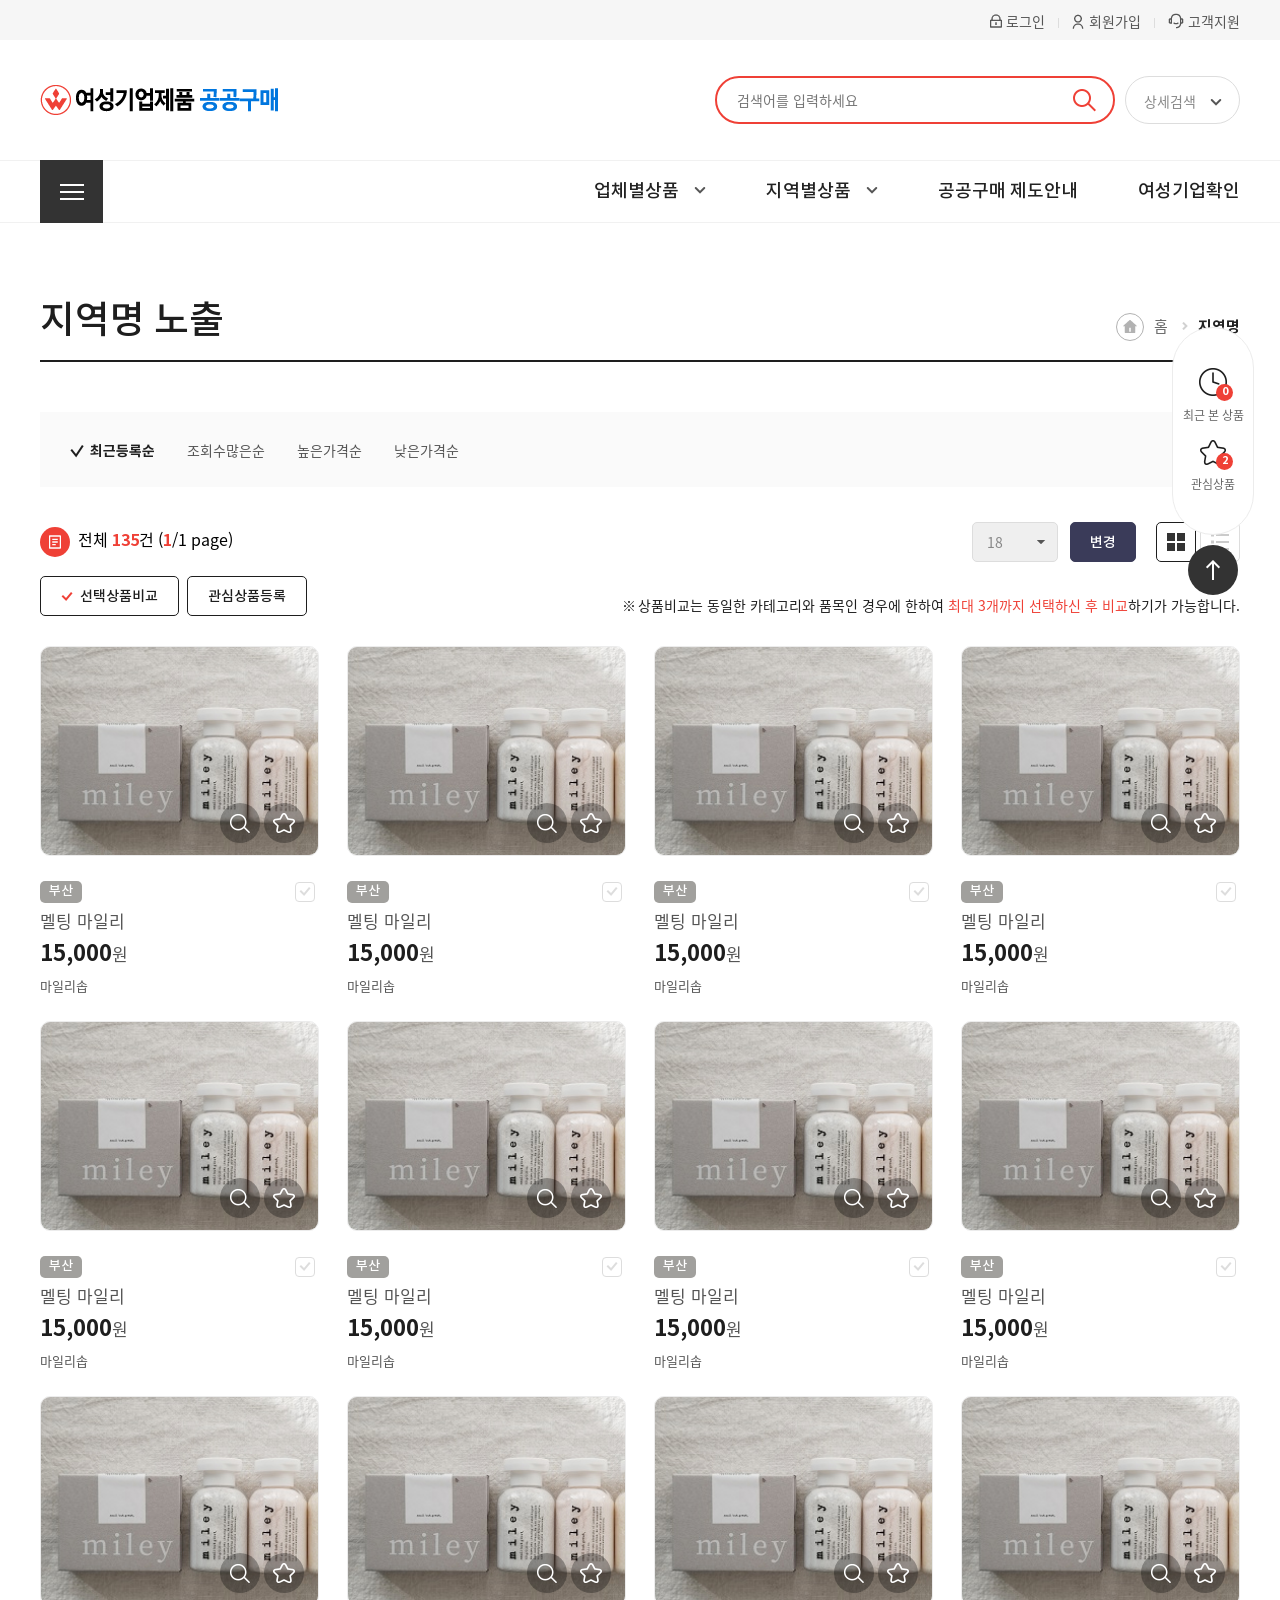
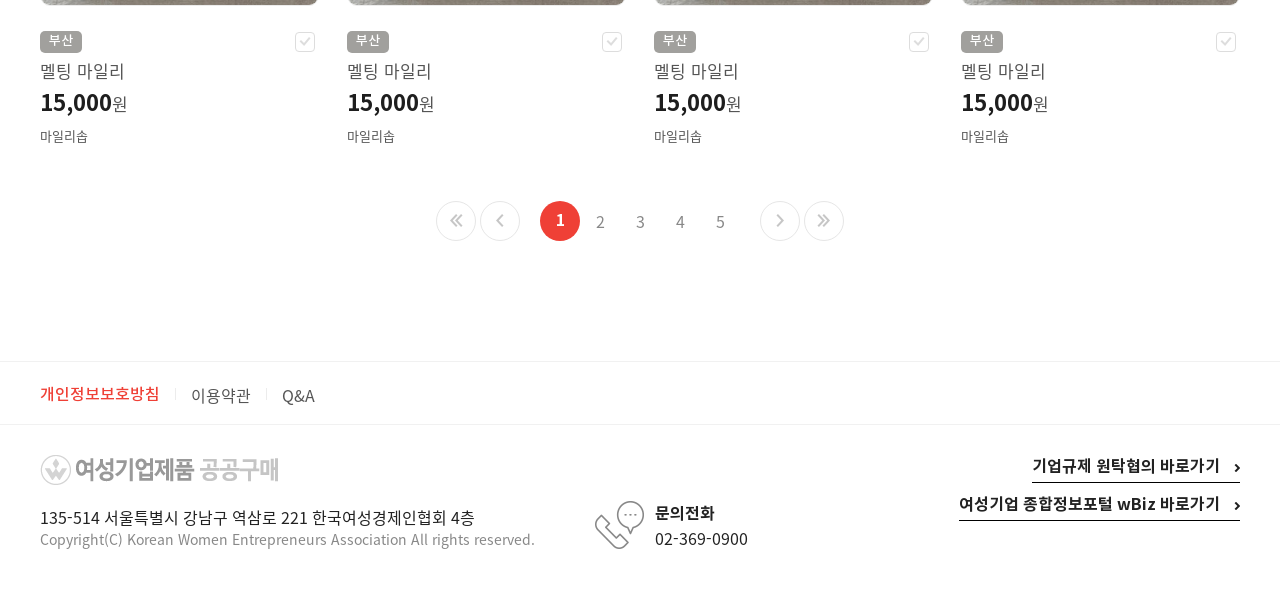
<file: page/tb_1/page/01_지역별상품목록.html>
<!DOCTYPE html>
<html lang="ko">
<head>
    <meta charset="UTF-8">
    <meta name="viewport" content="width=device-width, initial-scale=1.0" />
    <title>여성기업제품 공공구매</title>

    <link rel="stylesheet" type="text/css" href="../css/reset.css">
    <link rel="stylesheet" type="text/css" href="../css/slick.css">
    <link rel="stylesheet" type="text/css" href="../css/common.css">
    <link rel="stylesheet" type="text/css" href="../css/contents.css">

    <script src="../js/lib/jquery-1.12.4.min.js"></script>
    <script src="../js/lib/slick.min.js"></script>
    <script src="../js/ui.js"></script>
    <script src="../js/contents.js"></script>
    <script src="../js/popup.js"></script><!-- 팝업 js -->
</head>
<body>

    <div id="skipNav">
        <p><a href="#contents">본문바로가기</a></p>
        <p><a href="#gnb">주메뉴바로가기</a></p>
    </div>
    
    <div class="mask"></div>

    <div class="fix_menu">
        <ul>
            <li>
                <a href="#">
                    <p class="img">
                        <img src="../img/common/icon_see_product.png" alt="">
                        <em>0</em>
                    </p>
                    <span>최근 본 상품</span>
                </a>
            </li>
            <li>
                <a href="#">
                    <p class="img">
                        <img src="../img/common/icon_favorite_product.png" alt="">
                        <em>2</em>
                    </p>
                    <span>관심상품</span>
                </a>
            </li>
        </ul>
        <button type="button" class="btn_top">
            <span class="icon_top">상단으로</span>
        </button>
    </div><!-- fix_menu -->
    
    <div class="fix_menu_m">
        <ul>
            <li>
                <button type="button" id="btn_see_product">
                    <i class="icon_see_product"></i>
                    <span>최근 본 상품</span>
                </button>
                <div class="see_products">
                    <h5>최근본상품</h5>
                    <div class="products_slider see_products_slider">
                        <div class="fix_slick slider">
                            <div class="item">
                                <!-- .item 9개까지 가능 -->
                                <a href="#"><img src="../img/common/img_fix_products01.jpg" alt=""></a>
                                <a href="#"><img src="../img/common/img_fix_products02.jpg" alt=""></a>
                                <a href="#"><img src="../img/common/img_fix_products03.jpg" alt=""></a>
                                <a href="#"><img src="../img/common/img_fix_products04.jpg" alt=""></a>
                                <a href="#"><img src="../img/common/img_fix_products05.jpg" alt=""></a>
                                <a href="#"><img src="../img/common/img_fix_products06.jpg" alt=""></a>
                                <a href="#"><img src="../img/common/img_fix_products07.jpg" alt=""></a>
                                <a href="#"><img src="../img/common/img_fix_products08.jpg" alt=""></a>
                                <a href="#"><img src="../img/common/img_fix_products09.jpg" alt=""></a>
                            </div>
                            <div class="item">
                                <a href="#"><img src="../img/common/img_fix_products01.jpg" alt=""></a>
                                <a href="#"><img src="../img/common/img_fix_products02.jpg" alt=""></a>
                            </div>
                        </div>
                        <div class="fix_slick_button">
                            <div class="numbering"></div>
                        </div>
                    </div>
                    <button type="button" id="btn_see_products_close" class="btn_products_close">
                        <i class="icon_see_products_close"></i>
                        <span class="blind">최근본상품 닫기</span>
                    </button>
                </div><!-- see_products end -->
            </li>
            <li>
                <button type="button" id="btn_favorite_product">
                    <i class="icon_favorite_product"></i>
                    <span>관심상품</span>
                </button>
                <div class="favorite_products">
                    <h5>관심상품</h5>
                    <div class="products_slider favorite_products_slider">
                        <div class="fix_slick slider">
                            <div class="item">
                                <a href="#"><img src="../img/common/img_fix_products01.jpg" alt=""></a>
                                <a href="#"><img src="../img/common/img_fix_products02.jpg" alt=""></a>
                                <a href="#"><img src="../img/common/img_fix_products03.jpg" alt=""></a>
                                <a href="#"><img src="../img/common/img_fix_products04.jpg" alt=""></a>
                            </div>
                        </div>
                        <div class="fix_slick_button">
                            <div class="numbering"></div>
                        </div>
                    </div>
                    <button type="button" id="btn_favorite_products_close" class="btn_products_close">
                        <i class="icon_favorite_products_close"></i>
                        <span class="blind">관심상품 닫기</span>
                    </button>
                </div><!-- favorite_products end -->
            </li>
            <li>
                <a href="#" id="btn_top_m">
                    <i class="icon_top_m"></i>
                    <span>Top</span>
                </a>
            </li>
        </ul>
    </div><!-- fix_menu_m end -->

    <header>
        <div class="header_top">
            <div class="header_top_inner">
                <!-- 로그인 전  start-->
                <a href="#" class="login"><span>로그인</span></a>
                <a href="#" class="join"><span>회원가입</span></a>
                <!-- 로그인 전 end -->
                <!-- 로그인 후 start -->
                <!-- 
                <a href="#" class="logout"><span>로그아웃</span></a>
                <a href="#" class="mypage"><span>마이페이지</span></a>
                <a href="#" class="cart"><span>상품보관함</span></a> 
                -->
                <!-- 로그인 후 end -->
                <a href="#" class="qna"><span>고객지원</span></a>
            </div>
        </div><!-- header_top end -->
        <div class="header_body">
            <div class="header_body_inner">
                <h1 id="logo">
                    <a href="#">
                        <img src="../img/common/logo.png" alt="여성기업제품 공공구매" class="logo_pc">
                        <img src="../img/common/logo_m.png" alt="여성기업제품 공공구매" class="logo_m">
                    </a>
                </h1>
                <div class="btn_mgnb_open"></div>
                <button type="button" class="btn_mgnb_open">
                    <span class="icon_mgnb_open">전체카테고리 열기</span>
                </button>
                <div id="search">
                    <div id="primary_search">
                        <form>
                            <fieldset>
                                <legend class="blind">통합검색</legend>
                                <div class="keyword_group">
                                    <input type="text" class="keyword" title="검색어입력폼" placeholder="검색어를 입력하세요">
                                    <button type="submit" class="btn_search_primary">
                                        <i class="icon_search_primary"></i>
                                        <span class="blind">검색</span>
                                    </button>
                                </div>
                            </fieldset>
                        </form>
                    </div><!-- primary_search end -->
                    <div class="detail_search">
                        <button type="button" id="detail_search_open">
                            상세검색<i class="icon_arr"></i>
                        </button>
                        <div class="detail_search_wrap">
                            <div class="text">
                                <h4>상세검색</h4>
                                <p>공공기관의 여성기업제품 구매시<br class="mobileShow"> 검색기능을 활용하여 쉽게 물품을 찾으세요</p>
                            </div>
                            <div class="detail_search_body">
                                <ul class="detail_search_list">
                                    <li>
                                        <strong>카테고리별</strong>
                                        <div class="form_group">
                                            <select title="첫번째 분류 선택">
                                                <option value="">카테고리를 선택하세요</option>
                                            </select>
                                            <select title="두번째 분류 선택">
                                                <option value="">카테고리를 선택하세요</option>
                                            </select>
                                            <select title="세번째 분류 선택">
                                                <option value="">카테고리를 선택하세요</option>
                                            </select>
                                            <select title="네번째 분류 선택">
                                                <option value="">카테고리를 선택하세요</option>
                                            </select>
                                        </div>
                                    </li>
                                    <li>
                                        <strong>지역별</strong>
                                        <div class="form_group">
                                            <select title="지역 선택">
                                                <option value="">지역을 선택하세요</option>
                                            </select>
                                        </div>
                                    </li>
                                    <li>
                                        <strong>기업명</strong>
                                        <div class="form_group">
                                            <input type="text" class="form_input" title="기업명입력폼" placeholder="기업명을 입력 하세요">
                                        </div>
                                    </li>
                                    <li>
                                        <strong>제품명</strong>
                                        <div class="form_group">
                                            <input type="text" class="form_input" title="제품명입력폼" placeholder="제품명을 입력 하세요">
                                        </div>
                                    </li>
                                </ul>
                                <div class="btn_detail_group">
                                    <a href="#" class="btn_search_detail">검색하기</a>
                                    <a href="#" class="btn_search_detail_reset"><i class="icon_search_detail_reset"></i>검색 초기화</a>
                                </div>
                            </div><!-- detail_search_body end -->
                            <button type="button" id="btn_detail_search_close">
                                <i class="icon_detail_search_close"></i>
                                <span class="blind">상세검색 닫기</span>
                            </button>
                        </div><!-- detail_search_wrap end -->
                    </div><!-- detail_search end -->
                </div><!-- search end -->
            </div><!-- header_body_inner end -->
        </div><!-- header_body end -->
        <div class="header_gnb">
            <div class="header_gnb_inner">
                <div id="sitemap">
                    <button type="button" id="btn_sitemap_open">
                        <span class="icon_sitemap_open">전체카테고리 열기</span>
                    </button>
                    <div class="sitemap_list">
                        <div class="sitemap_list_inner">
                            <ul class="depth01">
                                <li><a href="#">물품</a></li>
                                <li><a href="#">용역</a></li>
                                <li><a href="#">공사</a></li>
                            </ul>
                            <ul class="depth02">
                                <li><a href="#">건자재</a></li>
                                <li><a href="#">기계/설비</a></li>
                                <li><a href="#">사무/가전/가구</a></li>
                                <li><a href="#">섬유/고무/광석</a></li>
                                <li><a href="#">전기/시험/계측</a></li>
                                <li><a href="#">화학/소방/안전/위생</a></li>
                                <li><a href="#">전자/정보/통신</a></li>
                                <li><a href="#">스포츠/악기/교구</a></li>
                                <li><a href="#">의약품/의료기기</a></li>
                                <li><a href="#">인쇄/출판/사진</a></li>
                                <li><a href="#">운송기구및액세서리와부품</a></li>
                                <li><a href="#">의류/가방/개인관리용품</a></li>
                                <li><a href="#">시계/보석/원석제품</a></li>
                                <li><a href="#">식음료품및담배제품</a></li>
                                <li><a href="#">제조부품</a></li>
                            </ul>
                            <ul class="depth03">
                                <li><a href="#">콘크리트/시멘트및플라스터</a></li>
                                <li><a href="#">기본건축자재</a></li>
                                <li><a href="#">건축용블록벽돌및타일</a></li>
                                <li><a href="#">도로포장및조경재</a></li>
                                <li><a href="#">창호및유리</a></li>
                                <li><a href="#">외장마감재</a></li>
                                <li><a href="#">영구구조물</a></li>
                                <li><a href="#">조립식건물</a></li>
                                <li><a href="#">내장마감재</a></li>
                            </ul>
                            <ul class="depth04">
                                <li><a href="#">콘크리트/시멘트및플라스터</a></li>
                                <li><a href="#">기본건축자재</a></li>
                                <li><a href="#">건축용블록벽돌및타일</a></li>
                                <li><a href="#">도로포장및조경재</a></li>
                                <li><a href="#">창호및유리</a></li>
                                <li><a href="#">외장마감재</a></li>
                            </ul>
                            <button type="button" id="btn_sitemap_close">
                                <i class="icon_sitemap_close"></i>
                                <span class="blind">전체카테고리 닫기</span>
                            </button>
                        </div>
                    </div><!-- sitemap_list end -->
                </div><!-- sitemap end -->
                <div class="mgnb_top">
                    <h1><img src="../img/common/mgnb_logo.png" alt="여성기업제품 공공구매"></h1>
                    <button type="button" id="btn_mgnb_close">
                        <span class="icon_mgnb_close">전체카테고리 닫기</span>
                    </button>
                </div><!-- mgnb_top end -->
                <ul class="menu_list">
                    <li class="mgnb">
                        <a href="#">전체카테고리</a>
                        <div id="gnb">
                            <ul>
                                <li class="on">
                                    <a href="#">물품</a>
                                    <ul>
                                        <li>
                                            <a href="#">건자재</a>
                                            <ul>
                                                <li><a href="#">3뎁스</a></li>
                                                <li><a href="#">3뎁스</a></li>
                                                <li><a href="#">3뎁스</a></li>
                                            </ul>
                                        </li>
                                        <li>
                                            <a href="#">기계/설비</a>
                                            <ul>
                                                <li><a href="#">3뎁스</a></li>
                                                <li><a href="#">3뎁스</a></li>
                                                <li><a href="#">3뎁스</a></li>
                                            </ul>
                                        </li>
                                        <li><a href="#">사무/가전/가구</a></li>
                                        <li><a href="#">섬유/고무/광석</a></li>
                                        <li><a href="#">전기/시험/계측</a></li>
                                        <li><a href="#">화학/소방/안전/위생</a></li>
                                        <li><a href="#">전자/정보/통신</a></li>
                                        <li><a href="#">스포츠/악기/교구</a></li>
                                        <li><a href="#">의약품/의료기기</a></li>
                                        <li><a href="#">인쇄/출판/사진</a></li>
                                        <li><a href="#">운송기구및액세서리와부품</a></li>
                                        <li><a href="#">의류/가방/개인관리용품</a></li>
                                        <li><a href="#">시계/보석/원석제품</a></li>
                                        <li><a href="#">식음료품및담배제품</a></li>
                                        <li><a href="#">제조부품</a></li>
                                    </ul>
                                </li>
                                <li>
                                    <a href="#">용역</a>
                                    <ul>
                                        <li><a href="#">메뉴1</a></li>
                                        <li><a href="#">메뉴2</a></li>
                                        <li><a href="#">메뉴3</a></li>
                                    </ul>
                                </li>
                                <li>
                                    <a href="#">공사</a>
                                    <ul>
                                        <li><a href="#">메뉴4</a></li>
                                        <li><a href="#">메뉴5</a></li>
                                        <li><a href="#">메뉴6</a></li>
                                    </ul>
                                </li>
                            </ul>
                        </div><!-- gnb end -->
                    </li><!-- mgnb end -->
                    <li>
                        <a href="#" id="btn_txttype_open">업체별상품</a>
                        <div class="txttype">
                            <div class="txttype_top">
                                <div class="txttype_all"><a href="#" class="on">전체</a></div>
                                <div class="txttype_text">
                                    <div class="txttype_ko">
                                        <a href="#">ㄱ</a>
                                        <a href="#">ㄴ</a>
                                        <a href="#">ㄷ</a>
                                        <a href="#">ㄹ</a>
                                        <a href="#">ㅁ</a>
                                        <a href="#">ㅂ</a>
                                        <a href="#">ㅅ</a>
                                        <a href="#">ㅇ</a>
                                        <a href="#">ㅈ</a>
                                        <a href="#">ㅊ</a>
                                        <a href="#">ㅋ</a>
                                        <a href="#">ㅌ</a>
                                        <a href="#">ㅍ</a>
                                        <a href="#">ㅎ</a>
                                    </div>
                                    <div class="txttype_en">
                                        <a href="#">A</a>
                                        <a href="#">B</a>
                                        <a href="#">C</a>
                                        <a href="#">D</a>
                                        <a href="#">E</a>
                                        <a href="#">F</a>
                                        <a href="#">G</a>
                                        <a href="#">H</a>
                                        <a href="#">I</a>
                                        <a href="#">J</a>
                                        <a href="#">K</a>
                                        <a href="#">L</a>
                                        <a href="#">M</a>
                                        <a href="#">N</a>
                                        <a href="#">O</a>
                                        <a href="#">P</a>
                                        <a href="#">Q</a>
                                        <a href="#">R</a>
                                        <a href="#">S</a>
                                        <a href="#">T</a>
                                        <a href="#">U</a>
                                        <a href="#">V</a>
                                        <a href="#">W</a>
                                        <a href="#">X</a>
                                        <a href="#">Y</a>
                                        <a href="#">Z</a>
                                    </div>
                                </div><!-- txttype_text end -->
                            </div><!-- txttype_top end -->
                            <div class="txttype_list">
                                <ul>
                                    <li><a href="#">(주)RMG</a></li>
                                    <li><a href="#">감자이모</a></li>
                                    <li><a href="#">그리다(Gurida)</a></li>
                                    <li><a href="#">꿈길자공감연구소</a></li>
                                    <li><a href="#">농업회사법인(주)녹산에프엔티</a></li>
                                    <li><a href="#">(주)디지털인더스</a></li>
                                    <li><a href="#">(주)경원</a></li>
                                    <li><a href="#">그린컴퍼니</a></li>
                                    <li><a href="#">(주)꿈제작소</a></li>
                                    <li><a href="#">농업회사법인 아이파머스(주)</a></li>
                                    <li><a href="#">가나판촉물기념품</a></li>
                                    <li><a href="#">글로벌 이스트 코리아</a></li>
                                    <li><a href="#">농업회사법인 참좋은 파머 주식회사</a></li>
                                    <li><a href="#">(주)RMG</a></li>
                                    <li><a href="#">감자이모</a></li>
                                    <li><a href="#">그리다(Gurida)</a></li>
                                    <li><a href="#">꿈길자공감연구소</a></li>
                                    <li><a href="#">농업회사법인(주)녹산에프엔티</a></li>
                                    <li><a href="#">(주)디지털인더스</a></li>
                                    <li><a href="#">(주)경원</a></li>
                                    <li><a href="#">그린컴퍼니</a></li>
                                    <li><a href="#">(주)꿈제작소</a></li>
                                    <li><a href="#">농업회사법인 아이파머스(주)</a></li>
                                    <li><a href="#">가나판촉물기념품</a></li>
                                    <li><a href="#">글로벌 이스트 코리아</a></li>
                                    <li><a href="#">농업회사법인 참좋은 파머 주식회사</a></li>
                                </ul>
                            </div>
                            <button type="button" id="btn_txttype_close" class="btn_type_close">
                                <i class="icon_txttype_close"></i>
                                <span class="blind">업체별상품 닫기</span>
                            </button>
                        </div><!-- txttype end -->
                    </li>
                    <li>
                        <a href="#" id="btn_localtype_open">지역별상품</a>
                        <div class="localtype">
                            <ul>
                                <li><a href="#">서울</a></li>
                                <li><a href="#">충북</a></li>
                                <li><a href="#">부산</a></li>
                                <li><a href="#">전북</a></li>
                                <li><a href="#">대구경북</a></li>
                                <li><a href="#">경남</a></li>
                                <li><a href="#">광주</a></li>
                                <li><a href="#">제주</a></li>
                                <li><a href="#">대전</a></li>
                                <li><a href="#">세종충남</a></li>
                                <li><a href="#">인천</a></li>
                                <li><a href="#">전남</a></li>
                                <li><a href="#">울산</a></li>
                                <li><a href="#">경기북부</a></li>
                                <li><a href="#">강원</a></li>
                                <li><a href="#">본회</a></li>
                                <li><a href="#">경기</a></li>
                            </ul>
                            <button type="button" id="btn_localtype_close" class="btn_type_close">
                                <i class="icon_localtype_close"></i>
                                <span class="blind">지역별상품 닫기</span>
                            </button>
                        </div><!-- localtype end -->
                    </li>
                    <li>
                        <a href="#">공공구매 제도안내</a>
                    </li>
                    <li>
                        <a href="#">여성기업확인</a>
                    </li>
                </ul>
            </div><!-- header_gnb_inner end -->
        </div><!-- header_gnb end -->
    </header>

    <!-- [전달사항] 상품목록과 상품상세에는 #container 에 .product 추가되어야 합니다. -->
    <div id="container" class="product">

        <div id="contents">
            <div class="page_top">
                <h4 class="page_title">지역명 노출</h4>
                <ol class="page_navigation">
                    <li><a href="#">홈</a></li>
                    <li><span>지역명</span></li>
                </ol>
            </div><!-- page_top end -->

            <!-- [전달사항] 세부 타입 선택 pc용 입니다. 모바일용은 .board_header 안에 있습니다. -->
            <div class="order_type_pc mt50">
                <dl>
                    <dt>정렬기준</dt>
                    <dd>
                        <a href="#n" class="on">최근등록순</a>
                        <a href="#n">조회수많은순</a>
                        <a href="#n">높은가격순</a>
                        <a href="#n">낮은가격순</a>
                    </dd>
                </dl>
            </div><!-- order_type_pc end -->

            <div class="board_header mt30">
                <p class="total">전체 <strong>135</strong>건 (<strong>1</strong>/1 page)</p>
                <div class="order_type_m">
                    <select title="정렬기준 선택">
                        <option value="">최근등록순</option>
                        <option value="">조회수많은순</option>
                        <option value="">높은가격순</option>
                        <option value="">낮은가격순</option>
                    </select>
                </div><!-- order_type_m end -->
                <div class="board_num">
                    <div>
                        <select title="페이지당 목록갯수 선택">
                            <option value="">18</option>
                        </select>
                        <button type="button" class="btn btn_sm btn_bg03 btn_radius">변경</button>
                    </div>
                    <div class="list_type">
                        <button type="button" class="btn_view_type_thumb on">이미지형 상품보기</button>
                        <button type="button" class="btn_view_type_list">목록형 상품보기</button>
                    </div>
                </div>
            </div><!-- board_header end -->

            <div class="product_compare_info">
                <div class="btn_area">
                    <a href="#layer_product_compare" class="btn btn_radius js_layer_open btn_compare"><i></i>선택상품비교</a>
                    <a href="#" class="btn btn_radius btn_cartsave_all">관심상품등록</a>
                </div>
                <p>상품비교는 동일한 카테고리와 품목인 경우에 한하여 <span class="strong_txt1">최대 3개까지 선택하신 후 비교</span>하기가 가능합니다.</p>
            </div><!-- product_compare_info end -->

            <div class="product_list">
                <div class="view_type_thumb on">
                    <ul>
                        <li>
                            <div class="thumb">
                                <a href="#">
                                    <div class="img">
                                        <div class="bg" style="background-image: url(../img/contents/cart_ex_img.jpg);"></div>
                                    </div>
                                </a>
                                <div class="thumb_btn">
                                    <a href="#layer_product_preview" class="btn btn_radius btn_view js_layer_open btn_product_preview">요약보기</a>
                                    <a href="#" class="btn btn_radius btn_cartsave">관심상품 등록</a>
                                </div>
                            </div>
                            <div class="text">
                                <p class="local">부산</p>
                                <p class="check_box">
                                    <input type="checkbox" id="productthumb01">
                                    <label for="productthumb01"><span class="txthidden">선택</span></label>
                                </p>
                                <a href="#" class="name">멜팅 마일리</a>
                                <p class="price"><strong>15,000</strong>원</p>
                                <p class="company">마일리솝</p>
                            </div>
                        </li>
                        <li>
                            <div class="thumb">
                                <a href="#">
                                    <div class="img">
                                        <div class="bg" style="background-image: url(../img/contents/cart_ex_img.jpg);"></div>
                                    </div>
                                </a>
                                <div class="thumb_btn">
                                    <a href="#layer_product_preview" class="btn btn_radius btn_view js_layer_open btn_product_preview">요약보기</a>
                                    <a href="#" class="btn btn_radius btn_cartsave">관심상품 등록</a>
                                </div>
                            </div>
                            <div class="text">
                                <p class="local">부산</p>
                                <p class="check_box">
                                    <input type="checkbox" id="productthumb02">
                                    <label for="productthumb02"><span class="txthidden">선택</span></label>
                                </p>
                                <a href="#" class="name">멜팅 마일리</a>
                                <p class="price"><strong>15,000</strong>원</p>
                                <p class="company">마일리솝</p>
                            </div>
                        </li>
                        <li>
                            <div class="thumb">
                                <a href="#">
                                    <div class="img">
                                        <div class="bg" style="background-image: url(../img/contents/cart_ex_img.jpg);"></div>
                                    </div>
                                </a>
                                <div class="thumb_btn">
                                    <a href="#layer_product_preview" class="btn btn_radius btn_view js_layer_open btn_product_preview">요약보기</a>
                                    <a href="#" class="btn btn_radius btn_cartsave">관심상품 등록</a>
                                </div>
                            </div>
                            <div class="text">
                                <p class="local">부산</p>
                                <p class="check_box">
                                    <input type="checkbox" id="productthumb03">
                                    <label for="productthumb03"><span class="txthidden">선택</span></label>
                                </p>
                                <a href="#" class="name">멜팅 마일리</a>
                                <p class="price"><strong>15,000</strong>원</p>
                                <p class="company">마일리솝</p>
                            </div>
                        </li>
                        <li>
                            <div class="thumb">
                                <a href="#">
                                    <div class="img">
                                        <div class="bg" style="background-image: url(../img/contents/cart_ex_img.jpg);"></div>
                                    </div>
                                </a>
                                <div class="thumb_btn">
                                    <a href="#layer_product_preview" class="btn btn_radius btn_view js_layer_open btn_product_preview">요약보기</a>
                                    <a href="#" class="btn btn_radius btn_cartsave">관심상품 등록</a>
                                </div>
                            </div>
                            <div class="text">
                                <p class="local">부산</p>
                                <p class="check_box">
                                    <input type="checkbox" id="productthumb04">
                                    <label for="productthumb04"><span class="txthidden">선택</span></label>
                                </p>
                                <a href="#" class="name">멜팅 마일리</a>
                                <p class="price"><strong>15,000</strong>원</p>
                                <p class="company">마일리솝</p>
                            </div>
                        </li>
                        <li>
                            <div class="thumb">
                                <a href="#">
                                    <div class="img">
                                        <div class="bg" style="background-image: url(../img/contents/cart_ex_img.jpg);"></div>
                                    </div>
                                </a>
                                <div class="thumb_btn">
                                    <a href="#layer_product_preview" class="btn btn_radius btn_view js_layer_open btn_product_preview">요약보기</a>
                                    <a href="#" class="btn btn_radius btn_cartsave">관심상품 등록</a>
                                </div>
                            </div>
                            <div class="text">
                                <p class="local">부산</p>
                                <p class="check_box">
                                    <input type="checkbox" id="productthumb05">
                                    <label for="productthumb05"><span class="txthidden">선택</span></label>
                                </p>
                                <a href="#" class="name">멜팅 마일리</a>
                                <p class="price"><strong>15,000</strong>원</p>
                                <p class="company">마일리솝</p>
                            </div>
                        </li>
                        <li>
                            <div class="thumb">
                                <a href="#">
                                    <div class="img">
                                        <div class="bg" style="background-image: url(../img/contents/cart_ex_img.jpg);"></div>
                                    </div>
                                </a>
                                <div class="thumb_btn">
                                    <a href="#layer_product_preview" class="btn btn_radius btn_view js_layer_open btn_product_preview">요약보기</a>
                                    <a href="#" class="btn btn_radius btn_cartsave">관심상품 등록</a>
                                </div>
                            </div>
                            <div class="text">
                                <p class="local">부산</p>
                                <p class="check_box">
                                    <input type="checkbox" id="productthumb06">
                                    <label for="productthumb06"><span class="txthidden">선택</span></label>
                                </p>
                                <a href="#" class="name">멜팅 마일리</a>
                                <p class="price"><strong>15,000</strong>원</p>
                                <p class="company">마일리솝</p>
                            </div>
                        </li>
                        <li>
                            <div class="thumb">
                                <a href="#">
                                    <div class="img">
                                        <div class="bg" style="background-image: url(../img/contents/cart_ex_img.jpg);"></div>
                                    </div>
                                </a>
                                <div class="thumb_btn">
                                    <a href="#layer_product_preview" class="btn btn_radius btn_view js_layer_open btn_product_preview">요약보기</a>
                                    <a href="#" class="btn btn_radius btn_cartsave">관심상품 등록</a>
                                </div>
                            </div>
                            <div class="text">
                                <p class="local">부산</p>
                                <p class="check_box">
                                    <input type="checkbox" id="productthumb07">
                                    <label for="productthumb07"><span class="txthidden">선택</span></label>
                                </p>
                                <a href="#" class="name">멜팅 마일리</a>
                                <p class="price"><strong>15,000</strong>원</p>
                                <p class="company">마일리솝</p>
                            </div>
                        </li>
                        <li>
                            <div class="thumb">
                                <a href="#">
                                    <div class="img">
                                        <div class="bg" style="background-image: url(../img/contents/cart_ex_img.jpg);"></div>
                                    </div>
                                </a>
                                <div class="thumb_btn">
                                    <a href="#layer_product_preview" class="btn btn_radius btn_view js_layer_open btn_product_preview">요약보기</a>
                                    <a href="#" class="btn btn_radius btn_cartsave">관심상품 등록</a>
                                </div>
                            </div>
                            <div class="text">
                                <p class="local">부산</p>
                                <p class="check_box">
                                    <input type="checkbox" id="productthumb08">
                                    <label for="productthumb08"><span class="txthidden">선택</span></label>
                                </p>
                                <a href="#" class="name">멜팅 마일리</a>
                                <p class="price"><strong>15,000</strong>원</p>
                                <p class="company">마일리솝</p>
                            </div>
                        </li>
                        <li>
                            <div class="thumb">
                                <a href="#">
                                    <div class="img">
                                        <div class="bg" style="background-image: url(../img/contents/cart_ex_img.jpg);"></div>
                                    </div>
                                </a>
                                <div class="thumb_btn">
                                    <a href="#layer_product_preview" class="btn btn_radius btn_view js_layer_open btn_product_preview">요약보기</a>
                                    <a href="#" class="btn btn_radius btn_cartsave">관심상품 등록</a>
                                </div>
                            </div>
                            <div class="text">
                                <p class="local">부산</p>
                                <p class="check_box">
                                    <input type="checkbox" id="productthumb09">
                                    <label for="productthumb09"><span class="txthidden">선택</span></label>
                                </p>
                                <a href="#" class="name">멜팅 마일리</a>
                                <p class="price"><strong>15,000</strong>원</p>
                                <p class="company">마일리솝</p>
                            </div>
                        </li>
                        <li>
                            <div class="thumb">
                                <a href="#">
                                    <div class="img">
                                        <div class="bg" style="background-image: url(../img/contents/cart_ex_img.jpg);"></div>
                                    </div>
                                </a>
                                <div class="thumb_btn">
                                    <a href="#layer_product_preview" class="btn btn_radius btn_view js_layer_open btn_product_preview">요약보기</a>
                                    <a href="#" class="btn btn_radius btn_cartsave">관심상품 등록</a>
                                </div>
                            </div>
                            <div class="text">
                                <p class="local">부산</p>
                                <p class="check_box">
                                    <input type="checkbox" id="productthumb10">
                                    <label for="productthumb10"><span class="txthidden">선택</span></label>
                                </p>
                                <a href="#" class="name">멜팅 마일리</a>
                                <p class="price"><strong>15,000</strong>원</p>
                                <p class="company">마일리솝</p>
                            </div>
                        </li>
                        <li>
                            <div class="thumb">
                                <a href="#">
                                    <div class="img">
                                        <div class="bg" style="background-image: url(../img/contents/cart_ex_img.jpg);"></div>
                                    </div>
                                </a>
                                <div class="thumb_btn">
                                    <a href="#layer_product_preview" class="btn btn_radius btn_view js_layer_open btn_product_preview">요약보기</a>
                                    <a href="#" class="btn btn_radius btn_cartsave">관심상품 등록</a>
                                </div>
                            </div>
                            <div class="text">
                                <p class="local">부산</p>
                                <p class="check_box">
                                    <input type="checkbox" id="productthumb11">
                                    <label for="productthumb11"><span class="txthidden">선택</span></label>
                                </p>
                                <a href="#" class="name">멜팅 마일리</a>
                                <p class="price"><strong>15,000</strong>원</p>
                                <p class="company">마일리솝</p>
                            </div>
                        </li>
                        <li>
                            <div class="thumb">
                                <a href="#">
                                    <div class="img">
                                        <div class="bg" style="background-image: url(../img/contents/cart_ex_img.jpg);"></div>
                                    </div>
                                </a>
                                <div class="thumb_btn">
                                    <a href="#layer_product_preview" class="btn btn_radius btn_view js_layer_open btn_product_preview">요약보기</a>
                                    <a href="#" class="btn btn_radius btn_cartsave">관심상품 등록</a>
                                </div>
                            </div>
                            <div class="text">
                                <p class="local">부산</p>
                                <p class="check_box">
                                    <input type="checkbox" id="productthumb12">
                                    <label for="productthumb12"><span class="txthidden">선택</span></label>
                                </p>
                                <a href="#" class="name">멜팅 마일리</a>
                                <p class="price"><strong>15,000</strong>원</p>
                                <p class="company">마일리솝</p>
                            </div>
                        </li>
                    </ul>
                </div><!-- view_type_thumb end -->
                <div class="view_type_list">
                    <ul>
                        <li>
                            <div class="thumb">
                                <a href="#">
                                    <div class="img">
                                        <div class="bg" style="background-image: url(../img/contents/cart_ex_img.jpg);"></div>
                                    </div>
                                </a>
                                <div class="thumb_btn">
                                    <a href="#layer_product_preview" class="btn btn_radius btn_view js_layer_open btn_product_preview">요약보기</a>
                                    <a href="#" class="btn btn_radius btn_cartsave">관심상품 등록</a>
                                </div>
                            </div>
                            <div class="text">
                                <div class="company_info">
                                    <p class="local">부산</p>
                                    <a href="#" class="name">멜팅 마일리</a>
                                    <p class="m_price"><strong>15,000</strong>원</p>
                                    <p class="company">마일리솝</p>
                                </div>
                                <p class="price"><strong>15,000</strong>원</p>
                                <p class="check_box">
                                    <input type="checkbox" id="productlist01">
                                    <label for="productlist01"><span class="txthidden">선택</span></label>
                                </p>
                            </div>
                        </li>
                        <li>
                            <div class="thumb">
                                <a href="#">
                                    <div class="img">
                                        <div class="bg" style="background-image: url(../img/contents/cart_ex_img.jpg);"></div>
                                    </div>
                                </a>
                                <div class="thumb_btn">
                                    <a href="#layer_product_preview" class="btn btn_radius btn_view js_layer_open btn_product_preview">요약보기</a>
                                    <a href="#" class="btn btn_radius btn_cartsave">관심상품 등록</a>
                                </div>
                            </div>
                            <div class="text">
                                <div class="company_info">
                                    <p class="local">부산</p>
                                    <a href="#" class="name">멜팅 마일리</a>
                                    <p class="m_price"><strong>15,000</strong>원</p>
                                    <p class="company">마일리솝</p>
                                </div>
                                <p class="price"><strong>15,000</strong>원</p>
                                <p class="check_box">
                                    <input type="checkbox" id="productlist02">
                                    <label for="productlist02"><span class="txthidden">선택</span></label>
                                </p>
                            </div>
                        </li>
                        <li>
                            <div class="thumb">
                                <a href="#">
                                    <div class="img">
                                        <div class="bg" style="background-image: url(../img/contents/cart_ex_img.jpg);"></div>
                                    </div>
                                </a>
                                <div class="thumb_btn">
                                    <a href="#layer_product_preview" class="btn btn_radius btn_view js_layer_open btn_product_preview">요약보기</a>
                                    <a href="#" class="btn btn_radius btn_cartsave">관심상품 등록</a>
                                </div>
                            </div>
                            <div class="text">
                                <div class="company_info">
                                    <p class="local">부산</p>
                                    <a href="#" class="name">멜팅 마일리</a>
                                    <p class="m_price"><strong>15,000</strong>원</p>
                                    <p class="company">마일리솝</p>
                                </div>
                                <p class="price"><strong>15,000</strong>원</p>
                                <p class="check_box">
                                    <input type="checkbox" id="productlist03">
                                    <label for="productlist03"><span class="txthidden">선택</span></label>
                                </p>
                            </div>
                        </li>
                        <li>
                            <div class="thumb">
                                <a href="#">
                                    <div class="img">
                                        <div class="bg" style="background-image: url(../img/contents/cart_ex_img.jpg);"></div>
                                    </div>
                                </a>
                                <div class="thumb_btn">
                                    <a href="#layer_product_preview" class="btn btn_radius btn_view js_layer_open btn_product_preview">요약보기</a>
                                    <a href="#" class="btn btn_radius btn_cartsave">관심상품 등록</a>
                                </div>
                            </div>
                            <div class="text">
                                <div class="company_info">
                                    <p class="local">부산</p>
                                    <a href="#" class="name">멜팅 마일리</a>
                                    <p class="m_price"><strong>15,000</strong>원</p>
                                    <p class="company">마일리솝</p>
                                </div>
                                <p class="price"><strong>15,000</strong>원</p>
                                <p class="check_box">
                                    <input type="checkbox" id="productlist04">
                                    <label for="productlist04"><span class="txthidden">선택</span></label>
                                </p>
                            </div>
                        </li>
                        <li>
                            <div class="thumb">
                                <a href="#">
                                    <div class="img">
                                        <div class="bg" style="background-image: url(../img/contents/cart_ex_img.jpg);"></div>
                                    </div>
                                </a>
                                <div class="thumb_btn">
                                    <a href="#layer_product_preview" class="btn btn_radius btn_view js_layer_open btn_product_preview">요약보기</a>
                                    <a href="#" class="btn btn_radius btn_cartsave">관심상품 등록</a>
                                </div>
                            </div>
                            <div class="text">
                                <div class="company_info">
                                    <p class="local">부산</p>
                                    <a href="#" class="name">멜팅 마일리</a>
                                    <p class="m_price"><strong>15,000</strong>원</p>
                                    <p class="company">마일리솝</p>
                                </div>
                                <p class="price"><strong>15,000</strong>원</p>
                                <p class="check_box">
                                    <input type="checkbox" id="productlist05">
                                    <label for="productlist05"><span class="txthidden">선택</span></label>
                                </p>
                            </div>
                        </li>
                        <li>
                            <div class="thumb">
                                <a href="#">
                                    <div class="img">
                                        <div class="bg" style="background-image: url(../img/contents/cart_ex_img.jpg);"></div>
                                    </div>
                                </a>
                                <div class="thumb_btn">
                                    <a href="#layer_product_preview" class="btn btn_radius btn_view js_layer_open btn_product_preview">요약보기</a>
                                    <a href="#" class="btn btn_radius btn_cartsave">관심상품 등록</a>
                                </div>
                            </div>
                            <div class="text">
                                <div class="company_info">
                                    <p class="local">부산</p>
                                    <a href="#" class="name">멜팅 마일리</a>
                                    <p class="m_price"><strong>15,000</strong>원</p>
                                    <p class="company">마일리솝</p>
                                </div>
                                <p class="price"><strong>15,000</strong>원</p>
                                <p class="check_box">
                                    <input type="checkbox" id="productlist06">
                                    <label for="productlist06"><span class="txthidden">선택</span></label>
                                </p>
                            </div>
                        </li>
                    </ul>
                </div><!-- view_type_list end -->
            </div><!-- product_list end -->
            <div class="paging"> 
                <a href="#" class="page_first">처음 목록</a>
                <a href="#" class="page_prev">이전</a>
                <strong>1</strong>
                <a href="#" title="2 페이지">2</a>
                <a href="#" title="3 페이지">3</a>
                <a href="#" title="4 페이지">4</a>
                <a href="#" title="5 페이지">5</a>
                <a href="#" class="page_next">다음</a>
                <a href="#" class="page_last">마지막 목록</a>
            </div>
            <div class="paging_m"> 
                <a href="#" class="page_first">처음 목록</a>
                <a href="#" class="page_prev">이전</a>
                <p><strong>1</strong>/100</p>
                <a href="#" class="page_next">다음</a>
                <a href="#" class="page_last">마지막 목록</a>
            </div>
        
        </div><!-- contents end -->
    </div><!-- container end -->

    <footer>
        <div class="footer_menu">
            <ul>
                <li><a href="#" class="strong_txt1 fm">개인정보보호방침</a></li>
                <li><a href="#">이용약관</a></li>
                <li><a href="#">Q&A</a></li>
            </ul>
        </div><!-- footer_menu end -->
        <div class="footer_body">
            <div class="footer_info">
                <div class="footer_addr">
                    <img src="../img/common/footer_logo.png" alt="여성기업제품 공공구매" class="mobileHide">
                    <img src="../img/common/footer_logo_m.png" alt="여성기업제품 공공구매" class="mobileShow">
                    <p class="addr">135-514 서울특별시 강남구 역삼로 221 한국여성경제인협회 4층</p>
                    <p class="t_tel">문의전화 : 02-369-0900</p>
                    <p class="copy">Copyright(C) Korean Women Entrepreneurs Association All rights reserved.</p>
                </div>
                <div class="tel">
                    <b>문의전화</b>
                    <p>02-369-0900</p>
                </div>
            </div>
            <div class="family_site">
                <a href="#">기업규제 원탁협의 바로가기</a>
                <a href="#">여성기업 종합정보포털 wBiz 바로가기</a>
            </div>
        </div><!-- footer_body end -->
    </footer>

    <!-- 미리보기 팝업 start -->
    <!-- layer_popup size - lg 1200px / md 800px / sm 600px -->
    <section id="layer_product_preview" class="layer_popup lg">
        <div class="layer_inner">
            <div class="layer_body">

                <div class="preview_detail">
                    <h5 class="title"><span>공사</span> M&T SPC돌마루 방수 라돈미검출 친환경 MTW -1001 (1박스/반평)</h5>
                    <div class="preview_detail_info">
                        <div class="thumb">
                            <div class="thumb_big">
                                <div><p><img src="../img/contents/thumb_ex01.png" alt=""></p></div>
                                <div><p><img src="../img/contents/thumb_ex02.png" alt=""></p></div>
                                <div><p><img src="../img/contents/thumb_ex03.png" alt=""></p></div>
                                <div><p><img src="../img/contents/thumb_ex04.png" alt=""></p></div>
                            </div>
                            <div class="thumb_nav">
                                <div><p><img src="../img/contents/thumb_ex01.png" alt=""></p></div>
                                <div><p><img src="../img/contents/thumb_ex02.png" alt=""></p></div>
                                <div><p><img src="../img/contents/thumb_ex03.png" alt=""></p></div>
                                <div><p><img src="../img/contents/thumb_ex04.png" alt=""></p></div>
                            </div>
                        </div><!-- thumb end -->
                        <div class="data">
                            <ul>
                                <li><em>업체명</em><span>홈앤셀프</span></li>
                                <li>
                                    <p class="blind">상품정보</p>
                                    <ul>
                                        <li><em>계약방법</em><span>제3자단가계약</span></li>
                                        <li><em>가격</em><span><b>45,000</b>원</span></li>
                                        <li><em>원산지</em><span>중국</span></li>
                                        <li><em>제조사</em><span>창저우 풍한 데코 장식 유한공사</span></li>
                                    </ul>
                                </li>
                                <li><em>납입장소</em><span></span></li>
                                <li><em>인도조건</em><span>착불(BOX당)6,000원~</span></li>
                                <li><em>공급지역</em><span>전지역</span></li>
                                <li><em>부가세여부</em><span>별도</span></li>
                                <li><em>납품기한</em><span>납품요구일로부터 3일</span></li>
                                <li><em>조달수수료여부</em><span>별도</span></li>
                            </ul>
                            <div class="btn_group ta_r">
                                <button type="button" class="btn btn_lg btn_bg01 btn_radius">관심상품</button>
                            </div>
                        </div><!-- data end -->
                    </div><!-- preview_detail_info end -->
                </div><!-- preview_detail end -->

                <button type="button" class="js_layer_close">닫기</button>
            </div><!-- layer-body end -->
            <button type="button" class="btn_close_layer">닫기</button>
        </div><!-- layer-inner end -->
    </section>
    <!-- 미리보기 팝업 end -->

    <!-- 선택상품비교 팝업 start -->
    <!-- layer_popup size - lg 1200px / md 800px / sm 600px -->
    <section id="layer_product_compare" class="layer_popup lg">
        <div class="layer_inner">
            <div class="layer_body">

                <div class="product_compare_wrap">
                    <h5 class="title">
                        상품비교
                        <p class="scroller_desc">모바일 기기에서는 좌/우 로 스크롤을 하여 상품을 비교하세요</p>
                    </h5>
                    <div class="table_scroll">
                        <div class="table_scroll_inner">
                            <table class="table_data">
                                <caption>상품비교 안내표 - 카테고리, 상품명, 업체명, 이미지, 상품정보(계약방법, 가격, 원산지, 제조사), 속성정보, 거래정보(납품장소, 인도조건, 공급지역, 부가세여부, 압품기한, 조달수수료여부), 회사정보(회사주소, 홈페이지) 정보 안내</caption>
                                <colgroup>
                                    <col>
                                    <col style="width: 150px">
                                    <col style="width: 270px;">
                                    <col style="width: 270px">
                                    <col style="width: 270px">
                                </colgroup>
                                <tbody>
                                    <tr>	
                                        <th scope="row" colspan="2">카테고리</th>
                                        <td colspan="3">기본건축자재</td>
                                    </tr>
                                    <tr>	
                                        <th scope="row" colspan="2">상품명</th>
                                        <td>M&amp;T SPC돌마루 방수 라돈미검출 친환경 MTW -1002 (1박스/반평)</td>
                                        <td>M&amp;T SPC돌마루 방수 라돈미검출 친환경 MTW -1005(1박스/반평)</td>
                                        <td></td>
                                    </tr>
                                    <tr>	
                                        <th scope="row" colspan="2">업체명</th>
                                        <td>홈앤셀프</td>
                                        <td>홈앤셀프</td>
                                        <td></td>
                                    </tr>
                                    <tr>	
                                        <th scope="row" colspan="2">이미지</th>
                                        <td>
                                            <div class="compare_image" style="background-image: url(../img/contents/cart_ex_img.jpg);"></div>
                                            <div class="btn_group">
                                                <button type="button" class="btn btn_md btn_bg01 btn_radius">문의/견적요청</button>
                                                <button type="button" class="btn btn_md btn_bg04 btn_radius">관심상품</button>
                                            </div>
                                        </td>
                                        <td>
                                            <div class="compare_image" style="background-image: url(../img/contents/cart_ex_img.jpg);"></div>
                                            <div class="btn_group">
                                                <button type="button" class="btn btn_md btn_bg01 btn_radius">문의/견적요청</button>
                                                <button type="button" class="btn btn_md btn_bg04 btn_radius">관심상품</button>
                                            </div>
                                        </td>
                                        <td>
                                            <div class="compare_image"></div>
                                            <div class="btn_group">
                                                <button type="button" class="btn btn_md btn_bg01 btn_radius">문의/견적요청</button>
                                                <button type="button" class="btn btn_md btn_bg04 btn_radius">관심상품</button>
                                            </div>
                                        </td>
                                    </tr>
                                    <tr>	
                                        <th scope="rowgroup" rowspan="4">상품<br>정보</th>
                                        <th scope="row">계약방법</th>
                                        <td>제3자단가계약</td>
                                        <td>제3자단가계약</td>
                                        <td></td>
                                    </tr>
                                    <tr>	
                                        <th scope="row" class="bl_solid">가격</th>
                                        <td><span class="price">45,000</span> 원</td>
                                        <td><span class="price">45,000</span> 원</td>
                                        <td></td>
                                    </tr>
                                    <tr>	
                                        <th scope="row" class="bl_solid">원산지</th>
                                        <td>중국</td>
                                        <td>중국</td>
                                        <td></td>
                                    </tr>
                                    <tr>	
                                        <th scope="row" class="bl_solid">제조사</th>
                                        <td>창저우 풍한 데코 장식 유한공사</td>
                                        <td>창저우 풍한 데코 장식 유한공사</td>
                                        <td></td>
                                    </tr>
                                    <tr>	
                                        <th scope="rowgroup" rowspan="6">거래<br>정보</th>
                                        <th scope="row">납품장소</th>
                                        <td></td>
                                        <td></td>
                                        <td></td>
                                    </tr>
                                    <tr>	
                                        <th scope="row" class="bl_solid">인도조건</th>
                                        <td>착불(BOX당)6,000원~</td>
                                        <td>착불(BOX당)6,000원~</td>
                                        <td></td>
                                    </tr>
                                    <tr>	
                                        <th scope="row" class="bl_solid">공급지역</th>
                                        <td>전지역</td>
                                        <td>전지역</td>
                                        <td></td>
                                    </tr>
                                    <tr>	
                                        <th scope="row" class="bl_solid">부가세여부</th>
                                        <td>별도</td>
                                        <td>별도</td>
                                        <td></td>
                                    </tr>
                                    <tr>	
                                        <th scope="row" class="bl_solid">납품기한</th>
                                        <td>납품요구일로부터 3일</td>
                                        <td>납품요구일로부터 3일</td>
                                        <td></td>
                                    </tr>
                                    <tr>	
                                        <th scope="row" class="bl_solid">조달수수료여부</th>
                                        <td></td>
                                        <td></td>
                                        <td></td>
                                    </tr>
                                    <tr>	
                                        <th scope="rowgroup" rowspan="2">회사<br>정보</th>
                                        <th scope="row">회사주소</th>
                                        <td>서울특별시 동대문구 왕산로32길 71502호</td>
                                        <td>서울특별시 동대문구 왕산로32길 71502호</td>
                                        <td></td>
                                    </tr>
                                    <tr>	
                                        <th scope="row" class="bl_solid">홈페이지</th>
                                        <td><a href="http://blog.naver.com/hwajae75/" target="_blank" title="새창열림" class="strong_txt2">blog.naver.com/hwajae75</a></td>
                                        <td><a href="http://blog.naver.com/hwajae75/" target="_blank" title="새창열림" class="strong_txt2">blog.naver.com/hwajae75</a></td>
                                        <td></td>
                                    </tr>
                                </tbody>
                            </table>
                        </div>
                    </div>
                </div><!-- product_compare_wrap end -->

                <button type="button" class="js_layer_close">닫기</button>
            </div><!-- layer-body end -->
            <button type="button" class="btn_close_layer">닫기</button>
        </div><!-- layer-inner end -->
    </section>
    <!-- 선택상품비교 팝업 end -->

</body>
</html>
</file>
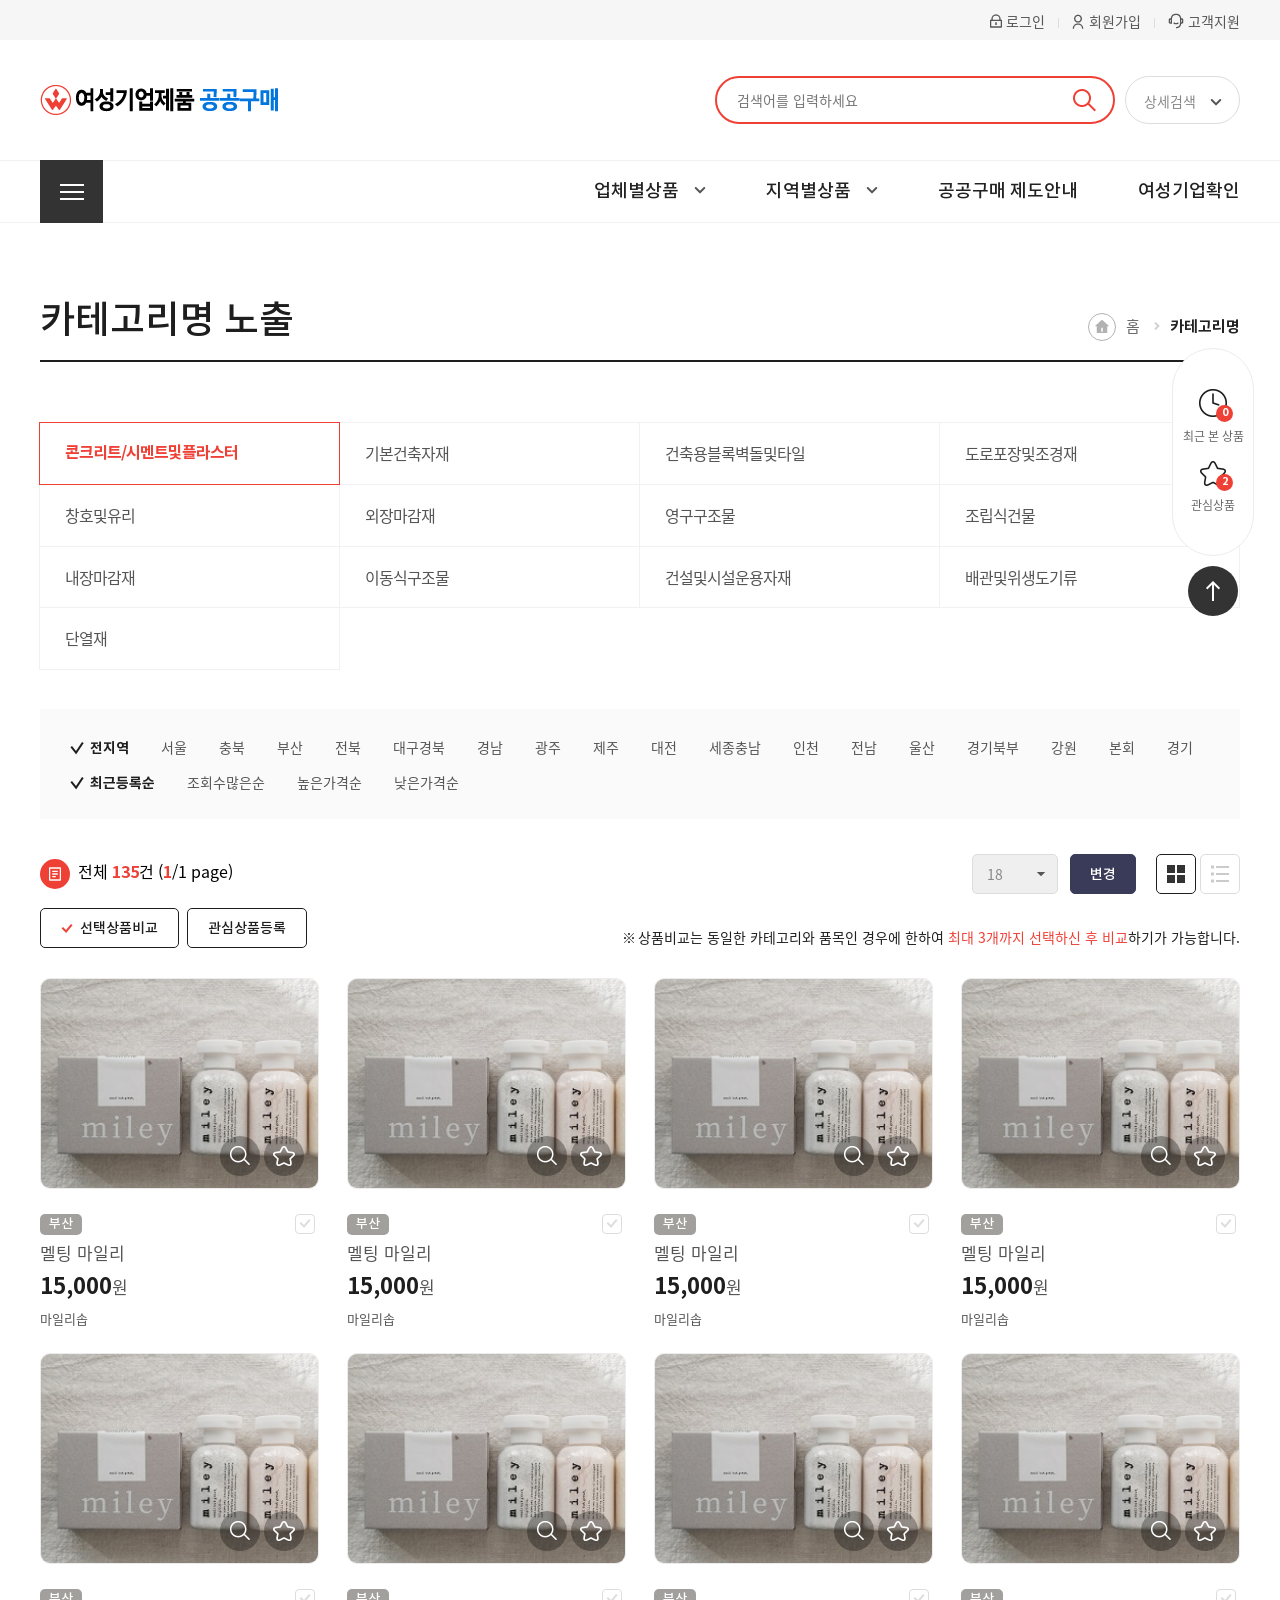
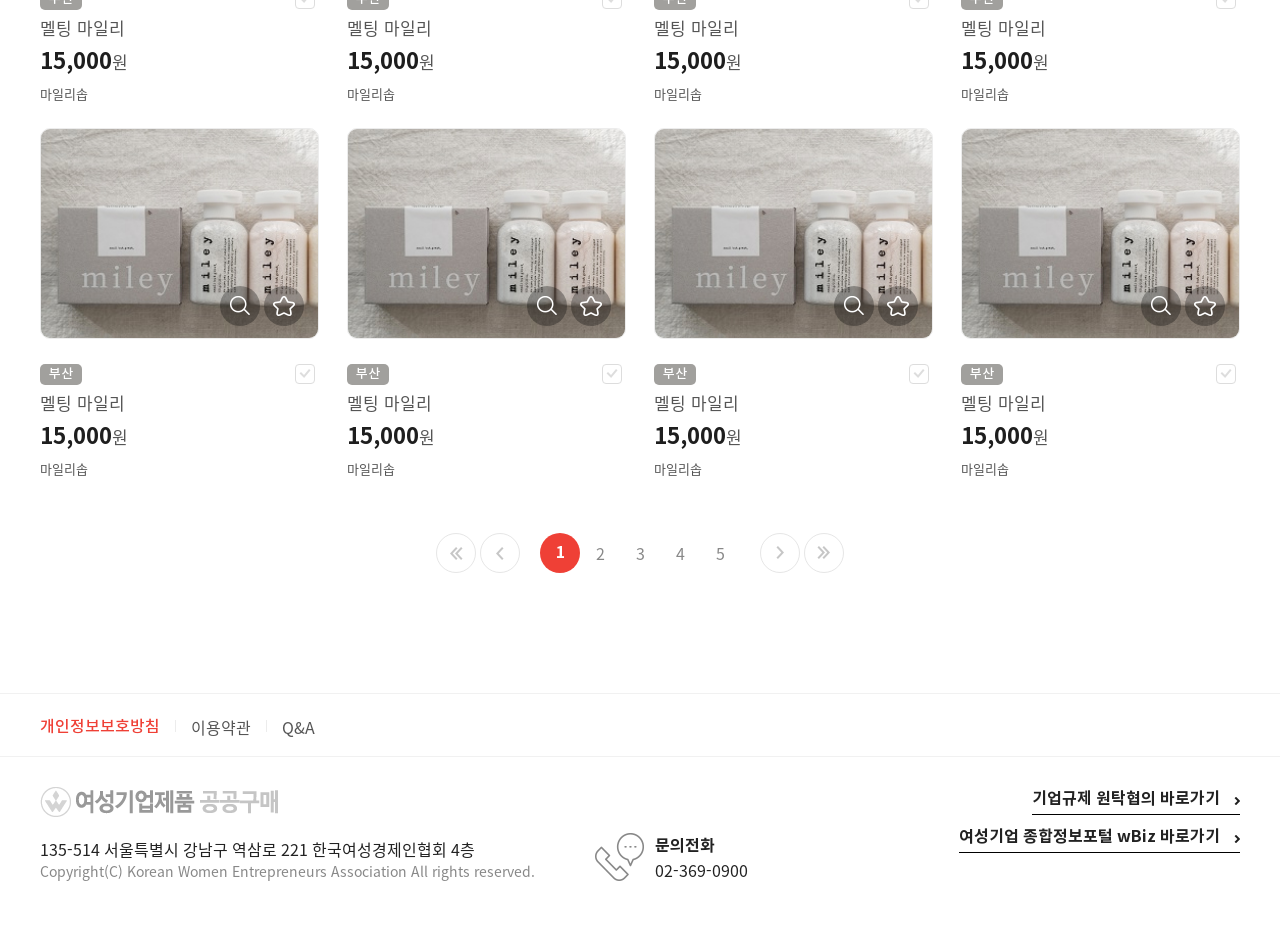
<file: page/tb_1/page/01_카테고리별상품목록.html>
<!DOCTYPE html>
<html lang="ko">
<head>
    <meta charset="UTF-8">
    <meta name="viewport" content="width=device-width, initial-scale=1.0" />
    <title>여성기업제품 공공구매</title>

    <link rel="stylesheet" type="text/css" href="../css/reset.css">
    <link rel="stylesheet" type="text/css" href="../css/slick.css">
    <link rel="stylesheet" type="text/css" href="../css/common.css">
    <link rel="stylesheet" type="text/css" href="../css/contents.css">

    <script src="../js/lib/jquery-1.12.4.min.js"></script>
    <script src="../js/lib/slick.min.js"></script>
    <script src="../js/ui.js"></script>
    <script src="../js/contents.js"></script>
    <script src="../js/popup.js"></script><!-- 팝업 js -->
</head>
<body>

    <div id="skipNav">
        <p><a href="#contents">본문바로가기</a></p>
        <p><a href="#gnb">주메뉴바로가기</a></p>
    </div>
    
    <div class="mask"></div>

    <div class="fix_menu">
        <ul>
            <li>
                <a href="#">
                    <p class="img">
                        <img src="../img/common/icon_see_product.png" alt="">
                        <em>0</em>
                    </p>
                    <span>최근 본 상품</span>
                </a>
            </li>
            <li>
                <a href="#">
                    <p class="img">
                        <img src="../img/common/icon_favorite_product.png" alt="">
                        <em>2</em>
                    </p>
                    <span>관심상품</span>
                </a>
            </li>
        </ul>
        <button type="button" class="btn_top">
            <span class="icon_top">상단으로</span>
        </button>
    </div><!-- fix_menu -->
    
    <div class="fix_menu_m">
        <ul>
            <li>
                <button type="button" id="btn_see_product">
                    <i class="icon_see_product"></i>
                    <span>최근 본 상품</span>
                </button>
                <div class="see_products">
                    <h5>최근본상품</h5>
                    <div class="products_slider see_products_slider">
                        <div class="fix_slick slider">
                            <div class="item">
                                <!-- .item 9개까지 가능 -->
                                <a href="#"><img src="../img/common/img_fix_products01.jpg" alt=""></a>
                                <a href="#"><img src="../img/common/img_fix_products02.jpg" alt=""></a>
                                <a href="#"><img src="../img/common/img_fix_products03.jpg" alt=""></a>
                                <a href="#"><img src="../img/common/img_fix_products04.jpg" alt=""></a>
                                <a href="#"><img src="../img/common/img_fix_products05.jpg" alt=""></a>
                                <a href="#"><img src="../img/common/img_fix_products06.jpg" alt=""></a>
                                <a href="#"><img src="../img/common/img_fix_products07.jpg" alt=""></a>
                                <a href="#"><img src="../img/common/img_fix_products08.jpg" alt=""></a>
                                <a href="#"><img src="../img/common/img_fix_products09.jpg" alt=""></a>
                            </div>
                            <div class="item">
                                <a href="#"><img src="../img/common/img_fix_products01.jpg" alt=""></a>
                                <a href="#"><img src="../img/common/img_fix_products02.jpg" alt=""></a>
                            </div>
                        </div>
                        <div class="fix_slick_button">
                            <div class="numbering"></div>
                        </div>
                    </div>
                    <button type="button" id="btn_see_products_close" class="btn_products_close">
                        <i class="icon_see_products_close"></i>
                        <span class="blind">최근본상품 닫기</span>
                    </button>
                </div><!-- see_products end -->
            </li>
            <li>
                <button type="button" id="btn_favorite_product">
                    <i class="icon_favorite_product"></i>
                    <span>관심상품</span>
                </button>
                <div class="favorite_products">
                    <h5>관심상품</h5>
                    <div class="products_slider favorite_products_slider">
                        <div class="fix_slick slider">
                            <div class="item">
                                <a href="#"><img src="../img/common/img_fix_products01.jpg" alt=""></a>
                                <a href="#"><img src="../img/common/img_fix_products02.jpg" alt=""></a>
                                <a href="#"><img src="../img/common/img_fix_products03.jpg" alt=""></a>
                                <a href="#"><img src="../img/common/img_fix_products04.jpg" alt=""></a>
                            </div>
                        </div>
                        <div class="fix_slick_button">
                            <div class="numbering"></div>
                        </div>
                    </div>
                    <button type="button" id="btn_favorite_products_close" class="btn_products_close">
                        <i class="icon_favorite_products_close"></i>
                        <span class="blind">관심상품 닫기</span>
                    </button>
                </div><!-- favorite_products end -->
            </li>
            <li>
                <a href="#" id="btn_top_m">
                    <i class="icon_top_m"></i>
                    <span>Top</span>
                </a>
            </li>
        </ul>
    </div><!-- fix_menu_m end -->

    <header>
        <div class="header_top">
            <div class="header_top_inner">
                <!-- 로그인 전  start-->
                <a href="#" class="login"><span>로그인</span></a>
                <a href="#" class="join"><span>회원가입</span></a>
                <!-- 로그인 전 end -->
                <!-- 로그인 후 start -->
                <!-- 
                <a href="#" class="logout"><span>로그아웃</span></a>
                <a href="#" class="mypage"><span>마이페이지</span></a>
                <a href="#" class="cart"><span>상품보관함</span></a> 
                -->
                <!-- 로그인 후 end -->
                <a href="#" class="qna"><span>고객지원</span></a>
            </div>
        </div><!-- header_top end -->
        <div class="header_body">
            <div class="header_body_inner">
                <h1 id="logo">
                    <a href="#">
                        <img src="../img/common/logo.png" alt="여성기업제품 공공구매" class="logo_pc">
                        <img src="../img/common/logo_m.png" alt="여성기업제품 공공구매" class="logo_m">
                    </a>
                </h1>
                <div class="btn_mgnb_open"></div>
                <button type="button" class="btn_mgnb_open">
                    <span class="icon_mgnb_open">전체카테고리 열기</span>
                </button>
                <div id="search">
                    <div id="primary_search">
                        <form>
                            <fieldset>
                                <legend class="blind">통합검색</legend>
                                <div class="keyword_group">
                                    <input type="text" class="keyword" title="검색어입력폼" placeholder="검색어를 입력하세요">
                                    <button type="submit" class="btn_search_primary">
                                        <i class="icon_search_primary"></i>
                                        <span class="blind">검색</span>
                                    </button>
                                </div>
                            </fieldset>
                        </form>
                    </div><!-- primary_search end -->
                    <div class="detail_search">
                        <button type="button" id="detail_search_open">
                            상세검색<i class="icon_arr"></i>
                        </button>
                        <div class="detail_search_wrap">
                            <div class="text">
                                <h4>상세검색</h4>
                                <p>공공기관의 여성기업제품 구매시<br class="mobileShow"> 검색기능을 활용하여 쉽게 물품을 찾으세요</p>
                            </div>
                            <div class="detail_search_body">
                                <ul class="detail_search_list">
                                    <li>
                                        <strong>카테고리별</strong>
                                        <div class="form_group">
                                            <select title="첫번째 분류 선택">
                                                <option value="">카테고리를 선택하세요</option>
                                            </select>
                                            <select title="두번째 분류 선택">
                                                <option value="">카테고리를 선택하세요</option>
                                            </select>
                                            <select title="세번째 분류 선택">
                                                <option value="">카테고리를 선택하세요</option>
                                            </select>
                                            <select title="네번째 분류 선택">
                                                <option value="">카테고리를 선택하세요</option>
                                            </select>
                                        </div>
                                    </li>
                                    <li>
                                        <strong>지역별</strong>
                                        <div class="form_group">
                                            <select title="지역 선택">
                                                <option value="">지역을 선택하세요</option>
                                            </select>
                                        </div>
                                    </li>
                                    <li>
                                        <strong>기업명</strong>
                                        <div class="form_group">
                                            <input type="text" class="form_input" title="기업명입력폼" placeholder="기업명을 입력 하세요">
                                        </div>
                                    </li>
                                    <li>
                                        <strong>제품명</strong>
                                        <div class="form_group">
                                            <input type="text" class="form_input" title="제품명입력폼" placeholder="제품명을 입력 하세요">
                                        </div>
                                    </li>
                                </ul>
                                <div class="btn_detail_group">
                                    <a href="#" class="btn_search_detail">검색하기</a>
                                    <a href="#" class="btn_search_detail_reset"><i class="icon_search_detail_reset"></i>검색 초기화</a>
                                </div>
                            </div><!-- detail_search_body end -->
                            <button type="button" id="btn_detail_search_close">
                                <i class="icon_detail_search_close"></i>
                                <span class="blind">상세검색 닫기</span>
                            </button>
                        </div><!-- detail_search_wrap end -->
                    </div><!-- detail_search end -->
                </div><!-- search end -->
            </div><!-- header_body_inner end -->
        </div><!-- header_body end -->
        <div class="header_gnb">
            <div class="header_gnb_inner">
                <div id="sitemap">
                    <button type="button" id="btn_sitemap_open">
                        <span class="icon_sitemap_open">전체카테고리 열기</span>
                    </button>
                    <div class="sitemap_list">
                        <div class="sitemap_list_inner">
                            <ul class="depth01">
                                <li><a href="#">물품</a></li>
                                <li><a href="#">용역</a></li>
                                <li><a href="#">공사</a></li>
                            </ul>
                            <ul class="depth02">
                                <li><a href="#">건자재</a></li>
                                <li><a href="#">기계/설비</a></li>
                                <li><a href="#">사무/가전/가구</a></li>
                                <li><a href="#">섬유/고무/광석</a></li>
                                <li><a href="#">전기/시험/계측</a></li>
                                <li><a href="#">화학/소방/안전/위생</a></li>
                                <li><a href="#">전자/정보/통신</a></li>
                                <li><a href="#">스포츠/악기/교구</a></li>
                                <li><a href="#">의약품/의료기기</a></li>
                                <li><a href="#">인쇄/출판/사진</a></li>
                                <li><a href="#">운송기구및액세서리와부품</a></li>
                                <li><a href="#">의류/가방/개인관리용품</a></li>
                                <li><a href="#">시계/보석/원석제품</a></li>
                                <li><a href="#">식음료품및담배제품</a></li>
                                <li><a href="#">제조부품</a></li>
                            </ul>
                            <ul class="depth03">
                                <li><a href="#">콘크리트/시멘트및플라스터</a></li>
                                <li><a href="#">기본건축자재</a></li>
                                <li><a href="#">건축용블록벽돌및타일</a></li>
                                <li><a href="#">도로포장및조경재</a></li>
                                <li><a href="#">창호및유리</a></li>
                                <li><a href="#">외장마감재</a></li>
                                <li><a href="#">영구구조물</a></li>
                                <li><a href="#">조립식건물</a></li>
                                <li><a href="#">내장마감재</a></li>
                            </ul>
                            <ul class="depth04">
                                <li><a href="#">콘크리트/시멘트및플라스터</a></li>
                                <li><a href="#">기본건축자재</a></li>
                                <li><a href="#">건축용블록벽돌및타일</a></li>
                                <li><a href="#">도로포장및조경재</a></li>
                                <li><a href="#">창호및유리</a></li>
                                <li><a href="#">외장마감재</a></li>
                            </ul>
                            <button type="button" id="btn_sitemap_close">
                                <i class="icon_sitemap_close"></i>
                                <span class="blind">전체카테고리 닫기</span>
                            </button>
                        </div>
                    </div><!-- sitemap_list end -->
                </div><!-- sitemap end -->
                <div class="mgnb_top">
                    <h1><img src="../img/common/mgnb_logo.png" alt="여성기업제품 공공구매"></h1>
                    <button type="button" id="btn_mgnb_close">
                        <span class="icon_mgnb_close">전체카테고리 닫기</span>
                    </button>
                </div><!-- mgnb_top end -->
                <ul class="menu_list">
                    <li class="mgnb">
                        <a href="#">전체카테고리</a>
                        <div id="gnb">
                            <ul>
                                <li class="on">
                                    <a href="#">물품</a>
                                    <ul>
                                        <li>
                                            <a href="#">건자재</a>
                                            <ul>
                                                <li><a href="#">3뎁스</a></li>
                                                <li><a href="#">3뎁스</a></li>
                                                <li><a href="#">3뎁스</a></li>
                                            </ul>
                                        </li>
                                        <li>
                                            <a href="#">기계/설비</a>
                                            <ul>
                                                <li><a href="#">3뎁스</a></li>
                                                <li><a href="#">3뎁스</a></li>
                                                <li><a href="#">3뎁스</a></li>
                                            </ul>
                                        </li>
                                        <li><a href="#">사무/가전/가구</a></li>
                                        <li><a href="#">섬유/고무/광석</a></li>
                                        <li><a href="#">전기/시험/계측</a></li>
                                        <li><a href="#">화학/소방/안전/위생</a></li>
                                        <li><a href="#">전자/정보/통신</a></li>
                                        <li><a href="#">스포츠/악기/교구</a></li>
                                        <li><a href="#">의약품/의료기기</a></li>
                                        <li><a href="#">인쇄/출판/사진</a></li>
                                        <li><a href="#">운송기구및액세서리와부품</a></li>
                                        <li><a href="#">의류/가방/개인관리용품</a></li>
                                        <li><a href="#">시계/보석/원석제품</a></li>
                                        <li><a href="#">식음료품및담배제품</a></li>
                                        <li><a href="#">제조부품</a></li>
                                    </ul>
                                </li>
                                <li>
                                    <a href="#">용역</a>
                                    <ul>
                                        <li><a href="#">메뉴1</a></li>
                                        <li><a href="#">메뉴2</a></li>
                                        <li><a href="#">메뉴3</a></li>
                                    </ul>
                                </li>
                                <li>
                                    <a href="#">공사</a>
                                    <ul>
                                        <li><a href="#">메뉴4</a></li>
                                        <li><a href="#">메뉴5</a></li>
                                        <li><a href="#">메뉴6</a></li>
                                    </ul>
                                </li>
                            </ul>
                        </div><!-- gnb end -->
                    </li><!-- mgnb end -->
                    <li>
                        <a href="#" id="btn_txttype_open">업체별상품</a>
                        <div class="txttype">
                            <div class="txttype_top">
                                <div class="txttype_all"><a href="#" class="on">전체</a></div>
                                <div class="txttype_text">
                                    <div class="txttype_ko">
                                        <a href="#">ㄱ</a>
                                        <a href="#">ㄴ</a>
                                        <a href="#">ㄷ</a>
                                        <a href="#">ㄹ</a>
                                        <a href="#">ㅁ</a>
                                        <a href="#">ㅂ</a>
                                        <a href="#">ㅅ</a>
                                        <a href="#">ㅇ</a>
                                        <a href="#">ㅈ</a>
                                        <a href="#">ㅊ</a>
                                        <a href="#">ㅋ</a>
                                        <a href="#">ㅌ</a>
                                        <a href="#">ㅍ</a>
                                        <a href="#">ㅎ</a>
                                    </div>
                                    <div class="txttype_en">
                                        <a href="#">A</a>
                                        <a href="#">B</a>
                                        <a href="#">C</a>
                                        <a href="#">D</a>
                                        <a href="#">E</a>
                                        <a href="#">F</a>
                                        <a href="#">G</a>
                                        <a href="#">H</a>
                                        <a href="#">I</a>
                                        <a href="#">J</a>
                                        <a href="#">K</a>
                                        <a href="#">L</a>
                                        <a href="#">M</a>
                                        <a href="#">N</a>
                                        <a href="#">O</a>
                                        <a href="#">P</a>
                                        <a href="#">Q</a>
                                        <a href="#">R</a>
                                        <a href="#">S</a>
                                        <a href="#">T</a>
                                        <a href="#">U</a>
                                        <a href="#">V</a>
                                        <a href="#">W</a>
                                        <a href="#">X</a>
                                        <a href="#">Y</a>
                                        <a href="#">Z</a>
                                    </div>
                                </div><!-- txttype_text end -->
                            </div><!-- txttype_top end -->
                            <div class="txttype_list">
                                <ul>
                                    <li><a href="#">(주)RMG</a></li>
                                    <li><a href="#">감자이모</a></li>
                                    <li><a href="#">그리다(Gurida)</a></li>
                                    <li><a href="#">꿈길자공감연구소</a></li>
                                    <li><a href="#">농업회사법인(주)녹산에프엔티</a></li>
                                    <li><a href="#">(주)디지털인더스</a></li>
                                    <li><a href="#">(주)경원</a></li>
                                    <li><a href="#">그린컴퍼니</a></li>
                                    <li><a href="#">(주)꿈제작소</a></li>
                                    <li><a href="#">농업회사법인 아이파머스(주)</a></li>
                                    <li><a href="#">가나판촉물기념품</a></li>
                                    <li><a href="#">글로벌 이스트 코리아</a></li>
                                    <li><a href="#">농업회사법인 참좋은 파머 주식회사</a></li>
                                    <li><a href="#">(주)RMG</a></li>
                                    <li><a href="#">감자이모</a></li>
                                    <li><a href="#">그리다(Gurida)</a></li>
                                    <li><a href="#">꿈길자공감연구소</a></li>
                                    <li><a href="#">농업회사법인(주)녹산에프엔티</a></li>
                                    <li><a href="#">(주)디지털인더스</a></li>
                                    <li><a href="#">(주)경원</a></li>
                                    <li><a href="#">그린컴퍼니</a></li>
                                    <li><a href="#">(주)꿈제작소</a></li>
                                    <li><a href="#">농업회사법인 아이파머스(주)</a></li>
                                    <li><a href="#">가나판촉물기념품</a></li>
                                    <li><a href="#">글로벌 이스트 코리아</a></li>
                                    <li><a href="#">농업회사법인 참좋은 파머 주식회사</a></li>
                                </ul>
                            </div>
                            <button type="button" id="btn_txttype_close" class="btn_type_close">
                                <i class="icon_txttype_close"></i>
                                <span class="blind">업체별상품 닫기</span>
                            </button>
                        </div><!-- txttype end -->
                    </li>
                    <li>
                        <a href="#" id="btn_localtype_open">지역별상품</a>
                        <div class="localtype">
                            <ul>
                                <li><a href="#">서울</a></li>
                                <li><a href="#">충북</a></li>
                                <li><a href="#">부산</a></li>
                                <li><a href="#">전북</a></li>
                                <li><a href="#">대구경북</a></li>
                                <li><a href="#">경남</a></li>
                                <li><a href="#">광주</a></li>
                                <li><a href="#">제주</a></li>
                                <li><a href="#">대전</a></li>
                                <li><a href="#">세종충남</a></li>
                                <li><a href="#">인천</a></li>
                                <li><a href="#">전남</a></li>
                                <li><a href="#">울산</a></li>
                                <li><a href="#">경기북부</a></li>
                                <li><a href="#">강원</a></li>
                                <li><a href="#">본회</a></li>
                                <li><a href="#">경기</a></li>
                            </ul>
                            <button type="button" id="btn_localtype_close" class="btn_type_close">
                                <i class="icon_localtype_close"></i>
                                <span class="blind">지역별상품 닫기</span>
                            </button>
                        </div><!-- localtype end -->
                    </li>
                    <li>
                        <a href="#">공공구매 제도안내</a>
                    </li>
                    <li>
                        <a href="#">여성기업확인</a>
                    </li>
                </ul>
            </div><!-- header_gnb_inner end -->
        </div><!-- header_gnb end -->
    </header>

    <!-- [전달사항] 상품목록과 상품상세에는 #container 에 .product 추가되어야 합니다. -->
    <div id="container" class="product">

        <div id="contents">
            <div class="page_top">
                <h4 class="page_title">카테고리명 노출</h4>
                <ol class="page_navigation">
                    <li><a href="#">홈</a></li>
                    <li><span>카테고리명</span></li>
                </ol>
            </div><!-- page_top end -->

            <div class="tnb">
                <button type="button" class="btn_tnb" title="하위메뉴열기">메뉴명</button>
                <ul class="tnb_list">
                    <li class="on"><a href="#">콘크리트/시멘트및플라스터</a></li>
                    <li><a href="#">기본건축자재</a></li>
                    <li><a href="#">건축용블록벽돌및타일</a></li>
                    <li><a href="#">도로포장및조경재</a></li>
                    <li><a href="#">창호및유리</a></li>
                    <li><a href="#">외장마감재</a></li>
                    <li><a href="#">영구구조물</a></li>
                    <li><a href="#">조립식건물</a></li>
                    <li><a href="#">내장마감재</a></li>
                    <li><a href="#">이동식구조물</a></li>
                    <li><a href="#">건설및시설운용자재</a></li>
                    <li><a href="#">배관및위생도기류</a></li>
                    <li><a href="#">단열재</a></li>
                </ul><!-- tnb_list end -->
            </div><!-- tnb end -->

            <!-- [전달사항] 세부 타입 선택 pc용 입니다. 모바일용은 .board_header 안에 있습니다. -->
            <div class="order_type_pc">
                <dl>
                    <dt>지역목록</dt>
                    <dd>
                        <a href="#n" class="on">전지역</a>
                        <a href="#n">서울</a>
                        <a href="#n">충북</a>
                        <a href="#n">부산</a>
                        <a href="#n">전북</a>
                        <a href="#n">대구경북</a>
                        <a href="#n">경남</a>
                        <a href="#n">광주</a>
                        <a href="#n">제주</a>
                        <a href="#n">대전</a>
                        <a href="#n">세종충남</a>
                        <a href="#n">인천</a>
                        <a href="#n">전남</a>
                        <a href="#n">울산</a>
                        <a href="#n">경기북부</a>
                        <a href="#n">강원</a>
                        <a href="#n">본회</a>
                        <a href="#n">경기</a>
                    </dd>
                </dl>
                <dl>
                    <dt>정렬기준</dt>
                    <dd>
                        <a href="#n" class="on">최근등록순</a>
                        <a href="#n">조회수많은순</a>
                        <a href="#n">높은가격순</a>
                        <a href="#n">낮은가격순</a>
                    </dd>
                </dl>
            </div><!-- order_type_pc end -->

            <div class="board_header mt30">
                <p class="total">전체 <strong>135</strong>건 (<strong>1</strong>/1 page)</p>
                <div class="order_type_m">
                    <select title="지역목록 선택">
                        <option value="">전지역</option>
                        <option value="">서울</option>
                        <option value="">충북</option>
                        <option value="">부산</option>
                        <option value="">전북</option>
                        <option value="">대구경북</option>
                        <option value="">경남</option>
                        <option value="">광주</option>
                        <option value="">제주</option>
                        <option value="">대전</option>
                        <option value="">세종충남</option>
                        <option value="">인천</option>
                        <option value="">전남</option>
                        <option value="">울산</option>
                        <option value="">경기북부</option>
                        <option value="">강원</option>
                        <option value="">본회</option>
                        <option value="">경기</option>
                    </select>
                    <select title="정렬기준 선택">
                        <option value="">최근등록순</option>
                        <option value="">조회수많은순</option>
                        <option value="">높은가격순</option>
                        <option value="">낮은가격순</option>
                    </select>
                </div><!-- order_type_m end -->
                <div class="board_num">
                    <div>
                        <select title="페이지당 목록갯수 선택">
                            <option value="">18</option>
                        </select>
                        <button type="button" class="btn btn_sm btn_bg03 btn_radius">변경</button>
                    </div>
                    <div class="list_type">
                        <button type="button" class="btn_view_type_thumb on">이미지형 상품보기</button>
                        <button type="button" class="btn_view_type_list">목록형 상품보기</button>
                    </div>
                </div>
            </div><!-- board_header end -->

            <div class="product_compare_info">
                <div class="btn_area">
                    <a href="#layer_product_compare" class="btn btn_radius js_layer_open btn_compare"><i></i>선택상품비교</a>
                    <a href="#" class="btn btn_radius btn_cartsave_all">관심상품등록</a>
                </div>
                <p>상품비교는 동일한 카테고리와 품목인 경우에 한하여 <span class="strong_txt1">최대 3개까지 선택하신 후 비교</span>하기가 가능합니다.</p>
            </div><!-- product_compare_info end -->

            <div class="product_list">
                <div class="view_type_thumb on">
                    <ul>
                        <li>
                            <div class="thumb">
                                <a href="#">
                                    <div class="img">
                                        <div class="bg" style="background-image: url(../img/contents/cart_ex_img.jpg);"></div>
                                    </div>
                                </a>
                                <div class="thumb_btn">
                                    <a href="#layer_product_preview" class="btn btn_radius btn_view js_layer_open btn_product_preview">요약보기</a>
                                    <a href="#" class="btn btn_radius btn_cartsave">관심상품 등록</a>
                                </div>
                            </div>
                            <div class="text">
                                <p class="local">부산</p>
                                <p class="check_box">
                                    <input type="checkbox" id="productthumb01">
                                    <label for="productthumb01"><span class="txthidden">선택</span></label>
                                </p>
                                <a href="#" class="name">멜팅 마일리</a>
                                <p class="price"><strong>15,000</strong>원</p>
                                <p class="company">마일리솝</p>
                            </div>
                        </li>
                        <li>
                            <div class="thumb">
                                <a href="#">
                                    <div class="img">
                                        <div class="bg" style="background-image: url(../img/contents/cart_ex_img.jpg);"></div>
                                    </div>
                                </a>
                                <div class="thumb_btn">
                                    <a href="#layer_product_preview" class="btn btn_radius btn_view js_layer_open btn_product_preview">요약보기</a>
                                    <a href="#" class="btn btn_radius btn_cartsave">관심상품 등록</a>
                                </div>
                            </div>
                            <div class="text">
                                <p class="local">부산</p>
                                <p class="check_box">
                                    <input type="checkbox" id="productthumb02">
                                    <label for="productthumb02"><span class="txthidden">선택</span></label>
                                </p>
                                <a href="#" class="name">멜팅 마일리</a>
                                <p class="price"><strong>15,000</strong>원</p>
                                <p class="company">마일리솝</p>
                            </div>
                        </li>
                        <li>
                            <div class="thumb">
                                <a href="#">
                                    <div class="img">
                                        <div class="bg" style="background-image: url(../img/contents/cart_ex_img.jpg);"></div>
                                    </div>
                                </a>
                                <div class="thumb_btn">
                                    <a href="#layer_product_preview" class="btn btn_radius btn_view js_layer_open btn_product_preview">요약보기</a>
                                    <a href="#" class="btn btn_radius btn_cartsave">관심상품 등록</a>
                                </div>
                            </div>
                            <div class="text">
                                <p class="local">부산</p>
                                <p class="check_box">
                                    <input type="checkbox" id="productthumb03">
                                    <label for="productthumb03"><span class="txthidden">선택</span></label>
                                </p>
                                <a href="#" class="name">멜팅 마일리</a>
                                <p class="price"><strong>15,000</strong>원</p>
                                <p class="company">마일리솝</p>
                            </div>
                        </li>
                        <li>
                            <div class="thumb">
                                <a href="#">
                                    <div class="img">
                                        <div class="bg" style="background-image: url(../img/contents/cart_ex_img.jpg);"></div>
                                    </div>
                                </a>
                                <div class="thumb_btn">
                                    <a href="#layer_product_preview" class="btn btn_radius btn_view js_layer_open btn_product_preview">요약보기</a>
                                    <a href="#" class="btn btn_radius btn_cartsave">관심상품 등록</a>
                                </div>
                            </div>
                            <div class="text">
                                <p class="local">부산</p>
                                <p class="check_box">
                                    <input type="checkbox" id="productthumb04">
                                    <label for="productthumb04"><span class="txthidden">선택</span></label>
                                </p>
                                <a href="#" class="name">멜팅 마일리</a>
                                <p class="price"><strong>15,000</strong>원</p>
                                <p class="company">마일리솝</p>
                            </div>
                        </li>
                        <li>
                            <div class="thumb">
                                <a href="#">
                                    <div class="img">
                                        <div class="bg" style="background-image: url(../img/contents/cart_ex_img.jpg);"></div>
                                    </div>
                                </a>
                                <div class="thumb_btn">
                                    <a href="#layer_product_preview" class="btn btn_radius btn_view js_layer_open btn_product_preview">요약보기</a>
                                    <a href="#" class="btn btn_radius btn_cartsave">관심상품 등록</a>
                                </div>
                            </div>
                            <div class="text">
                                <p class="local">부산</p>
                                <p class="check_box">
                                    <input type="checkbox" id="productthumb05">
                                    <label for="productthumb05"><span class="txthidden">선택</span></label>
                                </p>
                                <a href="#" class="name">멜팅 마일리</a>
                                <p class="price"><strong>15,000</strong>원</p>
                                <p class="company">마일리솝</p>
                            </div>
                        </li>
                        <li>
                            <div class="thumb">
                                <a href="#">
                                    <div class="img">
                                        <div class="bg" style="background-image: url(../img/contents/cart_ex_img.jpg);"></div>
                                    </div>
                                </a>
                                <div class="thumb_btn">
                                    <a href="#layer_product_preview" class="btn btn_radius btn_view js_layer_open btn_product_preview">요약보기</a>
                                    <a href="#" class="btn btn_radius btn_cartsave">관심상품 등록</a>
                                </div>
                            </div>
                            <div class="text">
                                <p class="local">부산</p>
                                <p class="check_box">
                                    <input type="checkbox" id="productthumb06">
                                    <label for="productthumb06"><span class="txthidden">선택</span></label>
                                </p>
                                <a href="#" class="name">멜팅 마일리</a>
                                <p class="price"><strong>15,000</strong>원</p>
                                <p class="company">마일리솝</p>
                            </div>
                        </li>
                        <li>
                            <div class="thumb">
                                <a href="#">
                                    <div class="img">
                                        <div class="bg" style="background-image: url(../img/contents/cart_ex_img.jpg);"></div>
                                    </div>
                                </a>
                                <div class="thumb_btn">
                                    <a href="#layer_product_preview" class="btn btn_radius btn_view js_layer_open btn_product_preview">요약보기</a>
                                    <a href="#" class="btn btn_radius btn_cartsave">관심상품 등록</a>
                                </div>
                            </div>
                            <div class="text">
                                <p class="local">부산</p>
                                <p class="check_box">
                                    <input type="checkbox" id="productthumb07">
                                    <label for="productthumb07"><span class="txthidden">선택</span></label>
                                </p>
                                <a href="#" class="name">멜팅 마일리</a>
                                <p class="price"><strong>15,000</strong>원</p>
                                <p class="company">마일리솝</p>
                            </div>
                        </li>
                        <li>
                            <div class="thumb">
                                <a href="#">
                                    <div class="img">
                                        <div class="bg" style="background-image: url(../img/contents/cart_ex_img.jpg);"></div>
                                    </div>
                                </a>
                                <div class="thumb_btn">
                                    <a href="#layer_product_preview" class="btn btn_radius btn_view js_layer_open btn_product_preview">요약보기</a>
                                    <a href="#" class="btn btn_radius btn_cartsave">관심상품 등록</a>
                                </div>
                            </div>
                            <div class="text">
                                <p class="local">부산</p>
                                <p class="check_box">
                                    <input type="checkbox" id="productthumb08">
                                    <label for="productthumb08"><span class="txthidden">선택</span></label>
                                </p>
                                <a href="#" class="name">멜팅 마일리</a>
                                <p class="price"><strong>15,000</strong>원</p>
                                <p class="company">마일리솝</p>
                            </div>
                        </li>
                        <li>
                            <div class="thumb">
                                <a href="#">
                                    <div class="img">
                                        <div class="bg" style="background-image: url(../img/contents/cart_ex_img.jpg);"></div>
                                    </div>
                                </a>
                                <div class="thumb_btn">
                                    <a href="#layer_product_preview" class="btn btn_radius btn_view js_layer_open btn_product_preview">요약보기</a>
                                    <a href="#" class="btn btn_radius btn_cartsave">관심상품 등록</a>
                                </div>
                            </div>
                            <div class="text">
                                <p class="local">부산</p>
                                <p class="check_box">
                                    <input type="checkbox" id="productthumb09">
                                    <label for="productthumb09"><span class="txthidden">선택</span></label>
                                </p>
                                <a href="#" class="name">멜팅 마일리</a>
                                <p class="price"><strong>15,000</strong>원</p>
                                <p class="company">마일리솝</p>
                            </div>
                        </li>
                        <li>
                            <div class="thumb">
                                <a href="#">
                                    <div class="img">
                                        <div class="bg" style="background-image: url(../img/contents/cart_ex_img.jpg);"></div>
                                    </div>
                                </a>
                                <div class="thumb_btn">
                                    <a href="#layer_product_preview" class="btn btn_radius btn_view js_layer_open btn_product_preview">요약보기</a>
                                    <a href="#" class="btn btn_radius btn_cartsave">관심상품 등록</a>
                                </div>
                            </div>
                            <div class="text">
                                <p class="local">부산</p>
                                <p class="check_box">
                                    <input type="checkbox" id="productthumb10">
                                    <label for="productthumb10"><span class="txthidden">선택</span></label>
                                </p>
                                <a href="#" class="name">멜팅 마일리</a>
                                <p class="price"><strong>15,000</strong>원</p>
                                <p class="company">마일리솝</p>
                            </div>
                        </li>
                        <li>
                            <div class="thumb">
                                <a href="#">
                                    <div class="img">
                                        <div class="bg" style="background-image: url(../img/contents/cart_ex_img.jpg);"></div>
                                    </div>
                                </a>
                                <div class="thumb_btn">
                                    <a href="#layer_product_preview" class="btn btn_radius btn_view js_layer_open btn_product_preview">요약보기</a>
                                    <a href="#" class="btn btn_radius btn_cartsave">관심상품 등록</a>
                                </div>
                            </div>
                            <div class="text">
                                <p class="local">부산</p>
                                <p class="check_box">
                                    <input type="checkbox" id="productthumb11">
                                    <label for="productthumb11"><span class="txthidden">선택</span></label>
                                </p>
                                <a href="#" class="name">멜팅 마일리</a>
                                <p class="price"><strong>15,000</strong>원</p>
                                <p class="company">마일리솝</p>
                            </div>
                        </li>
                        <li>
                            <div class="thumb">
                                <a href="#">
                                    <div class="img">
                                        <div class="bg" style="background-image: url(../img/contents/cart_ex_img.jpg);"></div>
                                    </div>
                                </a>
                                <div class="thumb_btn">
                                    <a href="#layer_product_preview" class="btn btn_radius btn_view js_layer_open btn_product_preview">요약보기</a>
                                    <a href="#" class="btn btn_radius btn_cartsave">관심상품 등록</a>
                                </div>
                            </div>
                            <div class="text">
                                <p class="local">부산</p>
                                <p class="check_box">
                                    <input type="checkbox" id="productthumb12">
                                    <label for="productthumb12"><span class="txthidden">선택</span></label>
                                </p>
                                <a href="#" class="name">멜팅 마일리</a>
                                <p class="price"><strong>15,000</strong>원</p>
                                <p class="company">마일리솝</p>
                            </div>
                        </li>
                    </ul>
                </div><!-- view_type_thumb end -->
                <div class="view_type_list">
                    <ul>
                        <li>
                            <div class="thumb">
                                <a href="#">
                                    <div class="img">
                                        <div class="bg" style="background-image: url(../img/contents/cart_ex_img.jpg);"></div>
                                    </div>
                                </a>
                                <div class="thumb_btn">
                                    <a href="#layer_product_preview" class="btn btn_radius btn_view js_layer_open btn_product_preview">요약보기</a>
                                    <a href="#" class="btn btn_radius btn_cartsave">관심상품 등록</a>
                                </div>
                            </div>
                            <div class="text">
                                <div class="company_info">
                                    <p class="local">부산</p>
                                    <a href="#" class="name">멜팅 마일리</a>
                                    <p class="m_price"><strong>15,000</strong>원</p>
                                    <p class="company">마일리솝</p>
                                </div>
                                <p class="price"><strong>15,000</strong>원</p>
                                <p class="check_box">
                                    <input type="checkbox" id="productlist01">
                                    <label for="productlist01"><span class="txthidden">선택</span></label>
                                </p>
                            </div>
                        </li>
                        <li>
                            <div class="thumb">
                                <a href="#">
                                    <div class="img">
                                        <div class="bg" style="background-image: url(../img/contents/cart_ex_img.jpg);"></div>
                                    </div>
                                </a>
                                <div class="thumb_btn">
                                    <a href="#layer_product_preview" class="btn btn_radius btn_view js_layer_open btn_product_preview">요약보기</a>
                                    <a href="#" class="btn btn_radius btn_cartsave">관심상품 등록</a>
                                </div>
                            </div>
                            <div class="text">
                                <div class="company_info">
                                    <p class="local">부산</p>
                                    <a href="#" class="name">멜팅 마일리</a>
                                    <p class="m_price"><strong>15,000</strong>원</p>
                                    <p class="company">마일리솝</p>
                                </div>
                                <p class="price"><strong>15,000</strong>원</p>
                                <p class="check_box">
                                    <input type="checkbox" id="productlist02">
                                    <label for="productlist02"><span class="txthidden">선택</span></label>
                                </p>
                            </div>
                        </li>
                        <li>
                            <div class="thumb">
                                <a href="#">
                                    <div class="img">
                                        <div class="bg" style="background-image: url(../img/contents/cart_ex_img.jpg);"></div>
                                    </div>
                                </a>
                                <div class="thumb_btn">
                                    <a href="#layer_product_preview" class="btn btn_radius btn_view js_layer_open btn_product_preview">요약보기</a>
                                    <a href="#" class="btn btn_radius btn_cartsave">관심상품 등록</a>
                                </div>
                            </div>
                            <div class="text">
                                <div class="company_info">
                                    <p class="local">부산</p>
                                    <a href="#" class="name">멜팅 마일리</a>
                                    <p class="m_price"><strong>15,000</strong>원</p>
                                    <p class="company">마일리솝</p>
                                </div>
                                <p class="price"><strong>15,000</strong>원</p>
                                <p class="check_box">
                                    <input type="checkbox" id="productlist03">
                                    <label for="productlist03"><span class="txthidden">선택</span></label>
                                </p>
                            </div>
                        </li>
                        <li>
                            <div class="thumb">
                                <a href="#">
                                    <div class="img">
                                        <div class="bg" style="background-image: url(../img/contents/cart_ex_img.jpg);"></div>
                                    </div>
                                </a>
                                <div class="thumb_btn">
                                    <a href="#layer_product_preview" class="btn btn_radius btn_view js_layer_open btn_product_preview">요약보기</a>
                                    <a href="#" class="btn btn_radius btn_cartsave">관심상품 등록</a>
                                </div>
                            </div>
                            <div class="text">
                                <div class="company_info">
                                    <p class="local">부산</p>
                                    <a href="#" class="name">멜팅 마일리</a>
                                    <p class="m_price"><strong>15,000</strong>원</p>
                                    <p class="company">마일리솝</p>
                                </div>
                                <p class="price"><strong>15,000</strong>원</p>
                                <p class="check_box">
                                    <input type="checkbox" id="productlist04">
                                    <label for="productlist04"><span class="txthidden">선택</span></label>
                                </p>
                            </div>
                        </li>
                        <li>
                            <div class="thumb">
                                <a href="#">
                                    <div class="img">
                                        <div class="bg" style="background-image: url(../img/contents/cart_ex_img.jpg);"></div>
                                    </div>
                                </a>
                                <div class="thumb_btn">
                                    <a href="#layer_product_preview" class="btn btn_radius btn_view js_layer_open btn_product_preview">요약보기</a>
                                    <a href="#" class="btn btn_radius btn_cartsave">관심상품 등록</a>
                                </div>
                            </div>
                            <div class="text">
                                <div class="company_info">
                                    <p class="local">부산</p>
                                    <a href="#" class="name">멜팅 마일리</a>
                                    <p class="m_price"><strong>15,000</strong>원</p>
                                    <p class="company">마일리솝</p>
                                </div>
                                <p class="price"><strong>15,000</strong>원</p>
                                <p class="check_box">
                                    <input type="checkbox" id="productlist05">
                                    <label for="productlist05"><span class="txthidden">선택</span></label>
                                </p>
                            </div>
                        </li>
                        <li>
                            <div class="thumb">
                                <a href="#">
                                    <div class="img">
                                        <div class="bg" style="background-image: url(../img/contents/cart_ex_img.jpg);"></div>
                                    </div>
                                </a>
                                <div class="thumb_btn">
                                    <a href="#layer_product_preview" class="btn btn_radius btn_view js_layer_open btn_product_preview">요약보기</a>
                                    <a href="#" class="btn btn_radius btn_cartsave">관심상품 등록</a>
                                </div>
                            </div>
                            <div class="text">
                                <div class="company_info">
                                    <p class="local">부산</p>
                                    <a href="#" class="name">멜팅 마일리</a>
                                    <p class="m_price"><strong>15,000</strong>원</p>
                                    <p class="company">마일리솝</p>
                                </div>
                                <p class="price"><strong>15,000</strong>원</p>
                                <p class="check_box">
                                    <input type="checkbox" id="productlist06">
                                    <label for="productlist06"><span class="txthidden">선택</span></label>
                                </p>
                            </div>
                        </li>
                    </ul>
                </div><!-- view_type_list end -->
            </div><!-- product_list end -->
            <div class="paging"> 
                <a href="#" class="page_first">처음 목록</a>
                <a href="#" class="page_prev">이전</a>
                <strong>1</strong>
                <a href="#" title="2 페이지">2</a>
                <a href="#" title="3 페이지">3</a>
                <a href="#" title="4 페이지">4</a>
                <a href="#" title="5 페이지">5</a>
                <a href="#" class="page_next">다음</a>
                <a href="#" class="page_last">마지막 목록</a>
            </div>
            <div class="paging_m"> 
                <a href="#" class="page_first">처음 목록</a>
                <a href="#" class="page_prev">이전</a>
                <p><strong>1</strong>/100</p>
                <a href="#" class="page_next">다음</a>
                <a href="#" class="page_last">마지막 목록</a>
            </div>
        
        </div><!-- contents end -->
    </div><!-- container end -->

    <footer>
        <div class="footer_menu">
            <ul>
                <li><a href="#" class="strong_txt1 fm">개인정보보호방침</a></li>
                <li><a href="#">이용약관</a></li>
                <li><a href="#">Q&A</a></li>
            </ul>
        </div><!-- footer_menu end -->
        <div class="footer_body">
            <div class="footer_info">
                <div class="footer_addr">
                    <img src="../img/common/footer_logo.png" alt="여성기업제품 공공구매" class="mobileHide">
                    <img src="../img/common/footer_logo_m.png" alt="여성기업제품 공공구매" class="mobileShow">
                    <p class="addr">135-514 서울특별시 강남구 역삼로 221 한국여성경제인협회 4층</p>
                    <p class="t_tel">문의전화 : 02-369-0900</p>
                    <p class="copy">Copyright(C) Korean Women Entrepreneurs Association All rights reserved.</p>
                </div>
                <div class="tel">
                    <b>문의전화</b>
                    <p>02-369-0900</p>
                </div>
            </div>
            <div class="family_site">
                <a href="#">기업규제 원탁협의 바로가기</a>
                <a href="#">여성기업 종합정보포털 wBiz 바로가기</a>
            </div>
        </div><!-- footer_body end -->
    </footer>

    <!-- 미리보기 팝업 start -->
    <!-- layer_popup size - lg 1200px / md 800px / sm 600px -->
    <section id="layer_product_preview" class="layer_popup lg">
        <div class="layer_inner">
            <div class="layer_body">

                <div class="preview_detail">
                    <h5 class="title"><span>공사</span> M&T SPC돌마루 방수 라돈미검출 친환경 MTW -1001 (1박스/반평)</h5>
                    <div class="preview_detail_info">
                        <div class="thumb">
                            <div class="thumb_big">
                                <div><p><img src="../img/contents/thumb_ex01.png" alt=""></p></div>
                                <div><p><img src="../img/contents/thumb_ex02.png" alt=""></p></div>
                                <div><p><img src="../img/contents/thumb_ex03.png" alt=""></p></div>
                                <div><p><img src="../img/contents/thumb_ex04.png" alt=""></p></div>
                            </div>
                            <div class="thumb_nav">
                                <div><p><img src="../img/contents/thumb_ex01.png" alt=""></p></div>
                                <div><p><img src="../img/contents/thumb_ex02.png" alt=""></p></div>
                                <div><p><img src="../img/contents/thumb_ex03.png" alt=""></p></div>
                                <div><p><img src="../img/contents/thumb_ex04.png" alt=""></p></div>
                            </div>
                        </div><!-- thumb end -->
                        <div class="data">
                            <ul>
                                <li><em>업체명</em><span>홈앤셀프</span></li>
                                <li>
                                    <p class="blind">상품정보</p>
                                    <ul>
                                        <li><em>계약방법</em><span>제3자단가계약</span></li>
                                        <li><em>가격</em><span><b>45,000</b>원</span></li>
                                        <li><em>원산지</em><span>중국</span></li>
                                        <li><em>제조사</em><span>창저우 풍한 데코 장식 유한공사</span></li>
                                    </ul>
                                </li>
                                <li><em>납입장소</em><span></span></li>
                                <li><em>인도조건</em><span>착불(BOX당)6,000원~</span></li>
                                <li><em>공급지역</em><span>전지역</span></li>
                                <li><em>부가세여부</em><span>별도</span></li>
                                <li><em>납품기한</em><span>납품요구일로부터 3일</span></li>
                                <li><em>조달수수료여부</em><span>별도</span></li>
                            </ul>
                            <div class="btn_group ta_r">
                                <button type="button" class="btn btn_lg btn_bg01 btn_radius">관심상품</button>
                            </div>
                        </div><!-- data end -->
                    </div><!-- preview_detail_info end -->
                </div><!-- preview_detail end -->

                <button type="button" class="js_layer_close">닫기</button>
            </div><!-- layer-body end -->
            <button type="button" class="btn_close_layer">닫기</button>
        </div><!-- layer-inner end -->
    </section>
    <!-- 미리보기 팝업 end -->

    <!-- 선택상품비교 팝업 start -->
    <!-- layer_popup size - lg 1200px / md 800px / sm 600px -->
    <section id="layer_product_compare" class="layer_popup lg">
        <div class="layer_inner">
            <div class="layer_body">

                <div class="product_compare_wrap">
                    <h5 class="title">
                        상품비교
                        <p class="scroller_desc">모바일 기기에서는 좌/우 로 스크롤을 하여 상품을 비교하세요</p>
                    </h5>
                    <div class="table_scroll">
                        <div class="table_scroll_inner">
                            <table class="table_data">
                                <caption>상품비교 안내표 - 카테고리, 상품명, 업체명, 이미지, 상품정보(계약방법, 가격, 원산지, 제조사), 속성정보, 거래정보(납품장소, 인도조건, 공급지역, 부가세여부, 압품기한, 조달수수료여부), 회사정보(회사주소, 홈페이지) 정보 안내</caption>
                                <colgroup>
                                    <col>
                                    <col style="width: 150px">
                                    <col style="width: 270px;">
                                    <col style="width: 270px">
                                    <col style="width: 270px">
                                </colgroup>
                                <tbody>
                                    <tr>	
                                        <th scope="row" colspan="2">카테고리</th>
                                        <td colspan="3">기본건축자재</td>
                                    </tr>
                                    <tr>	
                                        <th scope="row" colspan="2">상품명</th>
                                        <td>M&amp;T SPC돌마루 방수 라돈미검출 친환경 MTW -1002 (1박스/반평)</td>
                                        <td>M&amp;T SPC돌마루 방수 라돈미검출 친환경 MTW -1005(1박스/반평)</td>
                                        <td></td>
                                    </tr>
                                    <tr>	
                                        <th scope="row" colspan="2">업체명</th>
                                        <td>홈앤셀프</td>
                                        <td>홈앤셀프</td>
                                        <td></td>
                                    </tr>
                                    <tr>	
                                        <th scope="row" colspan="2">이미지</th>
                                        <td>
                                            <div class="compare_image" style="background-image: url(../img/contents/cart_ex_img.jpg);"></div>
                                            <div class="btn_group">
                                                <button type="button" class="btn btn_md btn_bg01 btn_radius">문의/견적요청</button>
                                                <button type="button" class="btn btn_md btn_bg04 btn_radius">관심상품</button>
                                            </div>
                                        </td>
                                        <td>
                                            <div class="compare_image" style="background-image: url(../img/contents/cart_ex_img.jpg);"></div>
                                            <div class="btn_group">
                                                <button type="button" class="btn btn_md btn_bg01 btn_radius">문의/견적요청</button>
                                                <button type="button" class="btn btn_md btn_bg04 btn_radius">관심상품</button>
                                            </div>
                                        </td>
                                        <td>
                                            <div class="compare_image"></div>
                                            <div class="btn_group">
                                                <button type="button" class="btn btn_md btn_bg01 btn_radius">문의/견적요청</button>
                                                <button type="button" class="btn btn_md btn_bg04 btn_radius">관심상품</button>
                                            </div>
                                        </td>
                                    </tr>
                                    <tr>	
                                        <th scope="rowgroup" rowspan="4">상품<br>정보</th>
                                        <th scope="row">계약방법</th>
                                        <td>제3자단가계약</td>
                                        <td>제3자단가계약</td>
                                        <td></td>
                                    </tr>
                                    <tr>	
                                        <th scope="row" class="bl_solid">가격</th>
                                        <td><span class="price">45,000</span> 원</td>
                                        <td><span class="price">45,000</span> 원</td>
                                        <td></td>
                                    </tr>
                                    <tr>	
                                        <th scope="row" class="bl_solid">원산지</th>
                                        <td>중국</td>
                                        <td>중국</td>
                                        <td></td>
                                    </tr>
                                    <tr>	
                                        <th scope="row" class="bl_solid">제조사</th>
                                        <td>창저우 풍한 데코 장식 유한공사</td>
                                        <td>창저우 풍한 데코 장식 유한공사</td>
                                        <td></td>
                                    </tr>
                                    <tr>	
                                        <th scope="rowgroup" rowspan="6">거래<br>정보</th>
                                        <th scope="row">납품장소</th>
                                        <td></td>
                                        <td></td>
                                        <td></td>
                                    </tr>
                                    <tr>	
                                        <th scope="row" class="bl_solid">인도조건</th>
                                        <td>착불(BOX당)6,000원~</td>
                                        <td>착불(BOX당)6,000원~</td>
                                        <td></td>
                                    </tr>
                                    <tr>	
                                        <th scope="row" class="bl_solid">공급지역</th>
                                        <td>전지역</td>
                                        <td>전지역</td>
                                        <td></td>
                                    </tr>
                                    <tr>	
                                        <th scope="row" class="bl_solid">부가세여부</th>
                                        <td>별도</td>
                                        <td>별도</td>
                                        <td></td>
                                    </tr>
                                    <tr>	
                                        <th scope="row" class="bl_solid">납품기한</th>
                                        <td>납품요구일로부터 3일</td>
                                        <td>납품요구일로부터 3일</td>
                                        <td></td>
                                    </tr>
                                    <tr>	
                                        <th scope="row" class="bl_solid">조달수수료여부</th>
                                        <td></td>
                                        <td></td>
                                        <td></td>
                                    </tr>
                                    <tr>	
                                        <th scope="rowgroup" rowspan="2">회사<br>정보</th>
                                        <th scope="row">회사주소</th>
                                        <td>서울특별시 동대문구 왕산로32길 71502호</td>
                                        <td>서울특별시 동대문구 왕산로32길 71502호</td>
                                        <td></td>
                                    </tr>
                                    <tr>	
                                        <th scope="row" class="bl_solid">홈페이지</th>
                                        <td><a href="http://blog.naver.com/hwajae75/" target="_blank" title="새창열림" class="strong_txt2">blog.naver.com/hwajae75</a></td>
                                        <td><a href="http://blog.naver.com/hwajae75/" target="_blank" title="새창열림" class="strong_txt2">blog.naver.com/hwajae75</a></td>
                                        <td></td>
                                    </tr>
                                </tbody>
                            </table>
                        </div>
                    </div>
                </div><!-- product_compare_wrap end -->

                <button type="button" class="js_layer_close">닫기</button>
            </div><!-- layer-body end -->
            <button type="button" class="btn_close_layer">닫기</button>
        </div><!-- layer-inner end -->
    </section>
    <!-- 선택상품비교 팝업 end -->

</body>
</html>
</file>
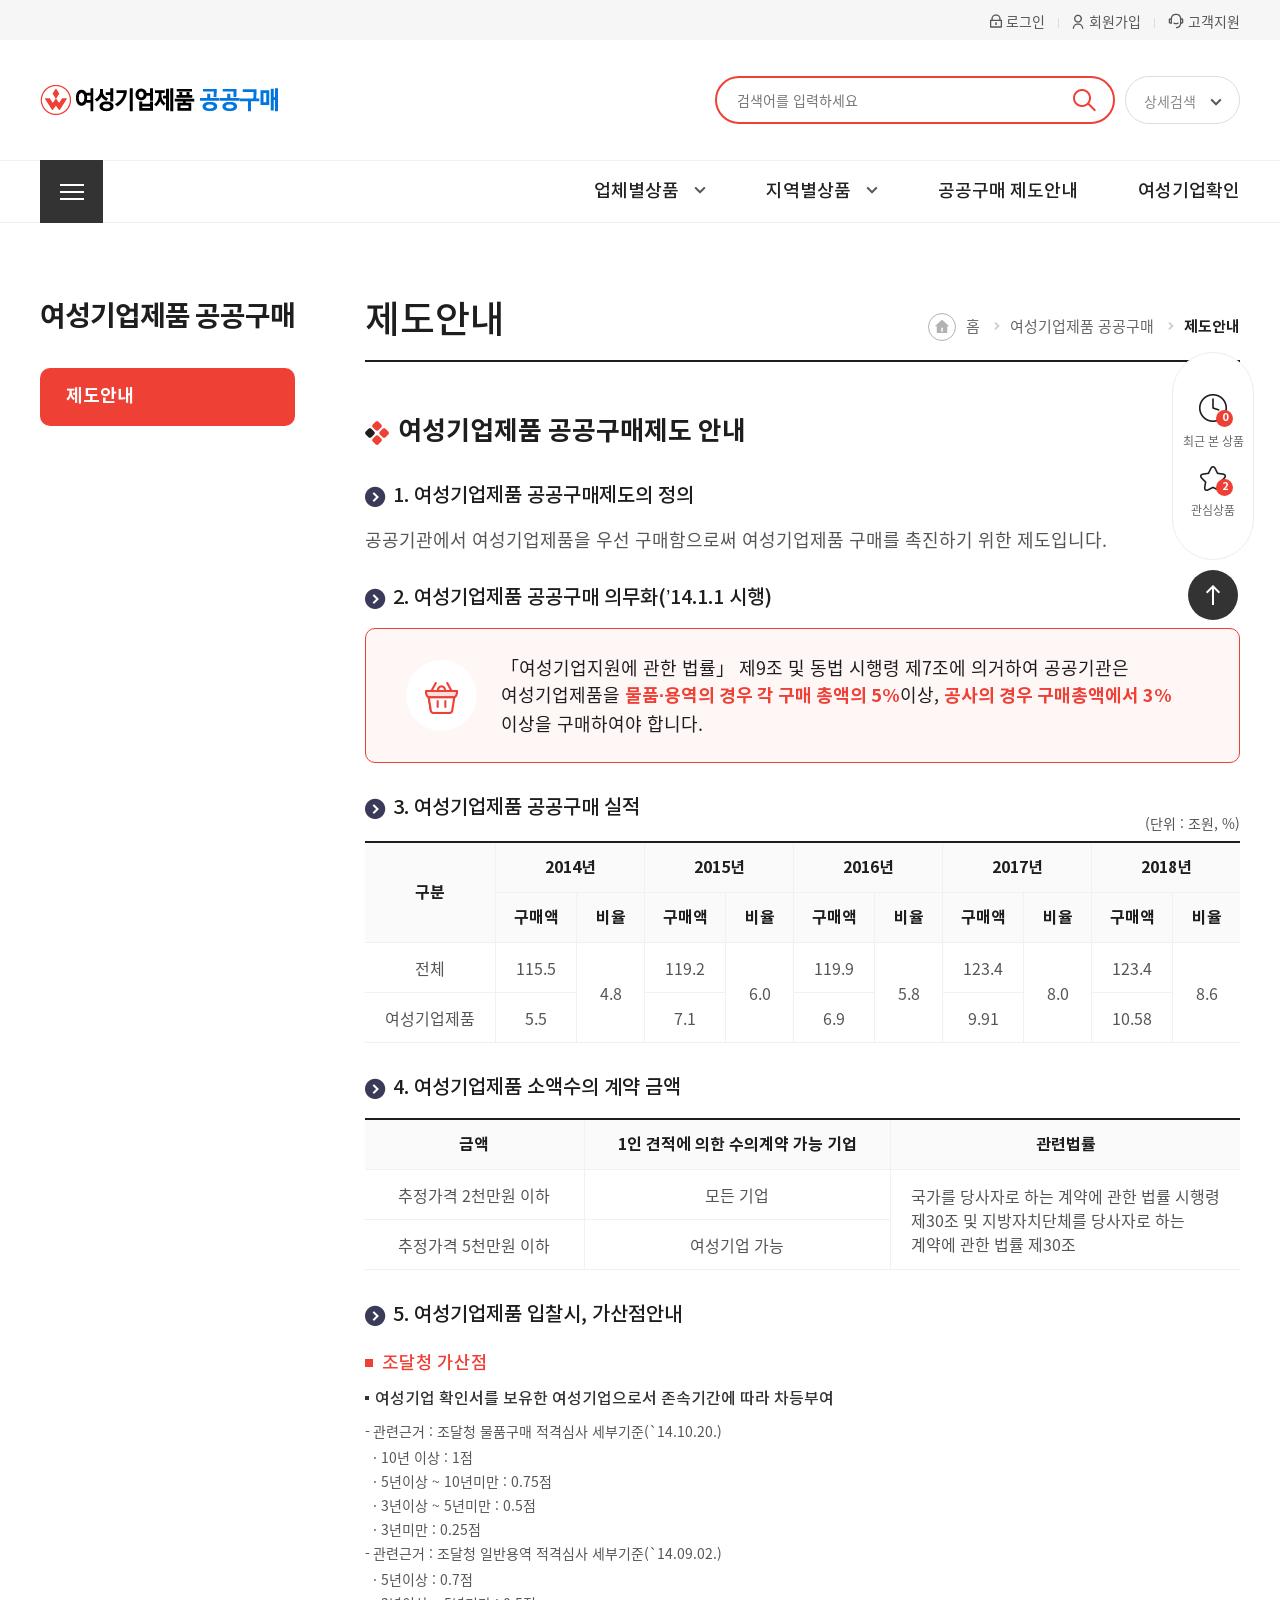
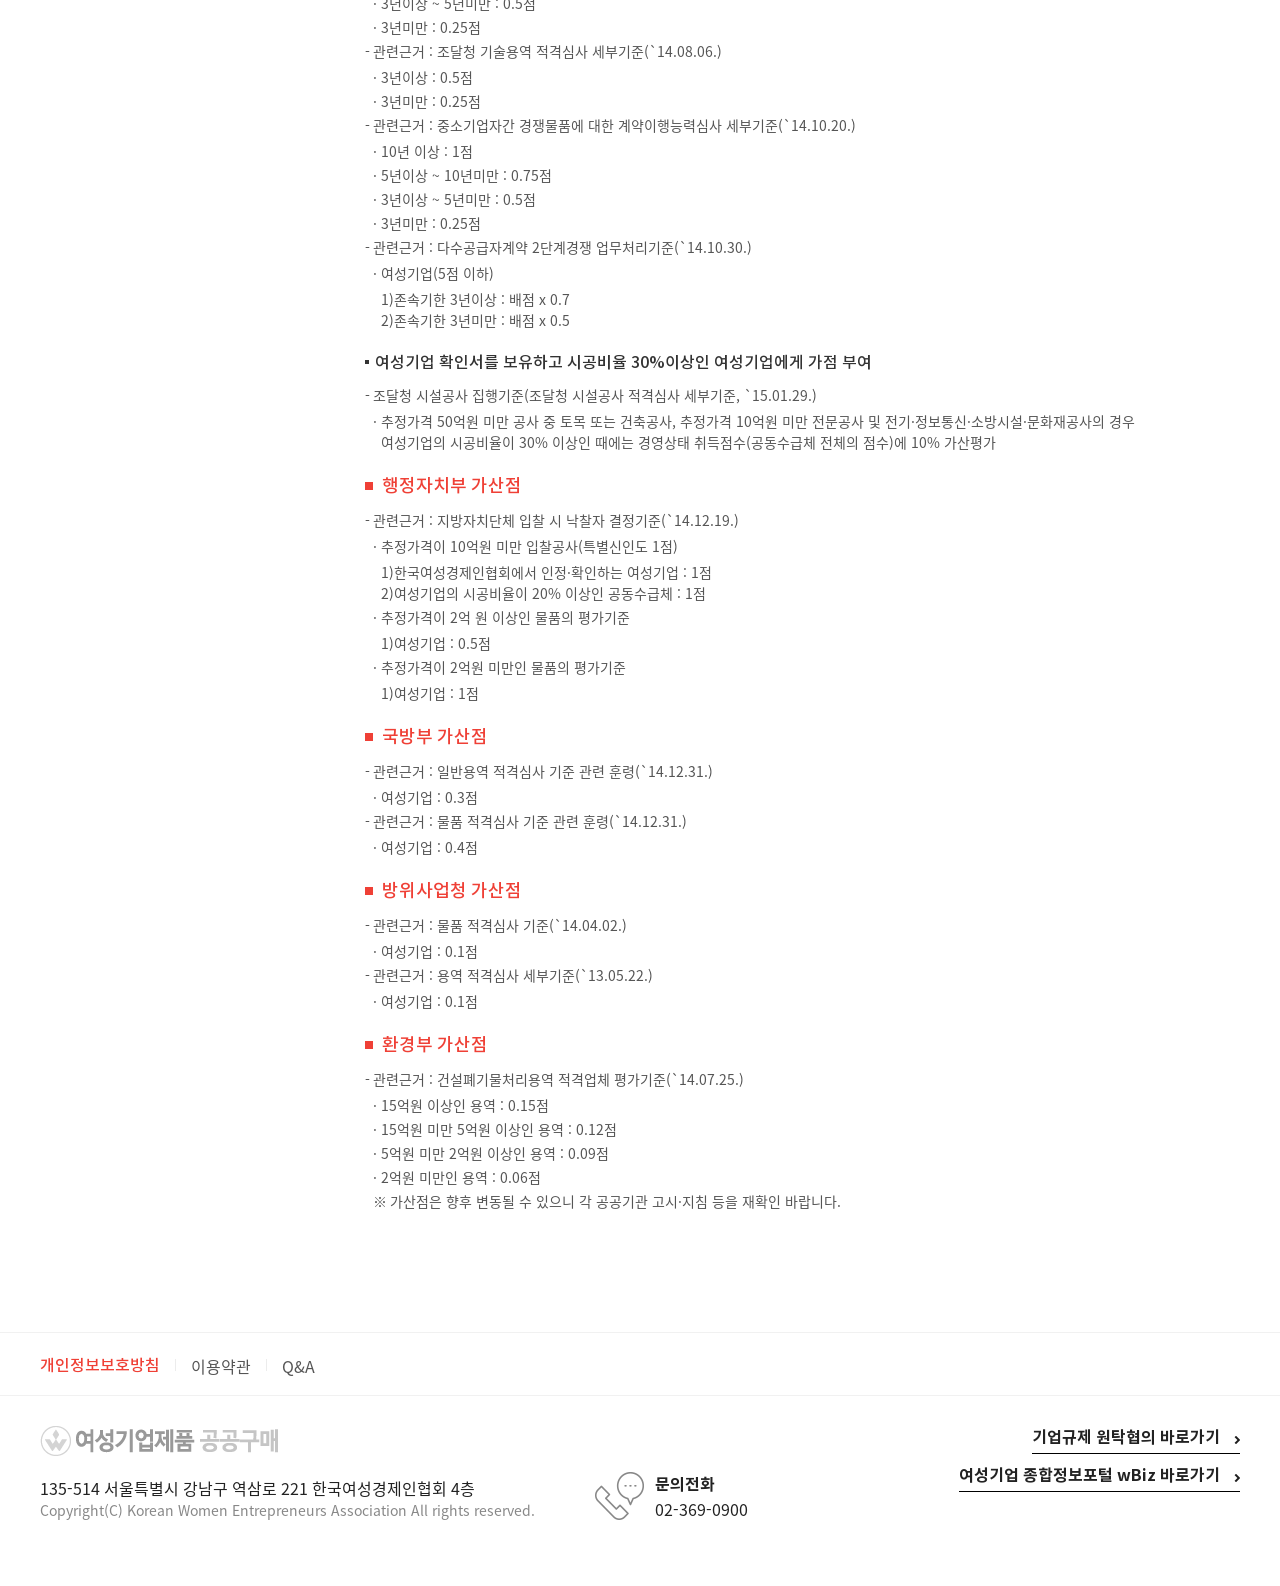
<file: page/tb_1/page/02-01_여성기업제품공공구매_제도안내.html>
<!DOCTYPE html>
<html lang="ko">
<head>
    <meta charset="UTF-8">
    <meta name="viewport" content="width=device-width, initial-scale=1.0" />
    <title>여성기업제품 공공구매</title>

    <link rel="stylesheet" type="text/css" href="../css/reset.css">
    <link rel="stylesheet" type="text/css" href="../css/common.css">
    <link rel="stylesheet" type="text/css" href="../css/contents.css">

    <script src="../js/lib/jquery-1.12.4.min.js"></script>
    <script src="../js/lib/slick.min.js"></script>
    <script src="../js/ui.js"></script>
    <script src="../js/contents.js"></script>
</head>
<body>

    <div id="skipNav">
        <p><a href="#contents">본문바로가기</a></p>
        <p><a href="#gnb">주메뉴바로가기</a></p>
    </div>
    
    <div class="mask"></div>

    <div class="fix_menu">
        <ul>
            <li>
                <a href="#">
                    <p class="img">
                        <img src="../img/common/icon_see_product.png" alt="">
                        <em>0</em>
                    </p>
                    <span>최근 본 상품</span>
                </a>
            </li>
            <li>
                <a href="#">
                    <p class="img">
                        <img src="../img/common/icon_favorite_product.png" alt="">
                        <em>2</em>
                    </p>
                    <span>관심상품</span>
                </a>
            </li>
        </ul>
        <button type="button" class="btn_top">
            <span class="icon_top">상단으로</span>
        </button>
    </div><!-- fix_menu -->
    
    <div class="fix_menu_m">
        <ul>
            <li>
                <button type="button" id="btn_see_product">
                    <i class="icon_see_product"></i>
                    <span>최근 본 상품</span>
                </button>
                <div class="see_products">
                    <h5>최근본상품</h5>
                    <div class="products_slider see_products_slider">
                        <div class="fix_slick slider">
                            <div class="item">
                                <!-- .item 9개까지 가능 -->
                                <a href="#"><img src="../img/common/img_fix_products01.jpg" alt=""></a>
                                <a href="#"><img src="../img/common/img_fix_products02.jpg" alt=""></a>
                                <a href="#"><img src="../img/common/img_fix_products03.jpg" alt=""></a>
                                <a href="#"><img src="../img/common/img_fix_products04.jpg" alt=""></a>
                                <a href="#"><img src="../img/common/img_fix_products05.jpg" alt=""></a>
                                <a href="#"><img src="../img/common/img_fix_products06.jpg" alt=""></a>
                                <a href="#"><img src="../img/common/img_fix_products07.jpg" alt=""></a>
                                <a href="#"><img src="../img/common/img_fix_products08.jpg" alt=""></a>
                                <a href="#"><img src="../img/common/img_fix_products09.jpg" alt=""></a>
                            </div>
                            <div class="item">
                                <a href="#"><img src="../img/common/img_fix_products01.jpg" alt=""></a>
                                <a href="#"><img src="../img/common/img_fix_products02.jpg" alt=""></a>
                            </div>
                        </div>
                        <div class="fix_slick_button">
                            <div class="numbering"></div>
                        </div>
                    </div>
                    <button type="button" id="btn_see_products_close" class="btn_products_close">
                        <i class="icon_see_products_close"></i>
                        <span class="blind">최근본상품 닫기</span>
                    </button>
                </div><!-- see_products end -->
            </li>
            <li>
                <button type="button" id="btn_favorite_product">
                    <i class="icon_favorite_product"></i>
                    <span>관심상품</span>
                </button>
                <div class="favorite_products">
                    <h5>관심상품</h5>
                    <div class="products_slider favorite_products_slider">
                        <div class="fix_slick slider">
                            <div class="item">
                                <a href="#"><img src="../img/common/img_fix_products01.jpg" alt=""></a>
                                <a href="#"><img src="../img/common/img_fix_products02.jpg" alt=""></a>
                                <a href="#"><img src="../img/common/img_fix_products03.jpg" alt=""></a>
                                <a href="#"><img src="../img/common/img_fix_products04.jpg" alt=""></a>
                            </div>
                        </div>
                        <div class="fix_slick_button">
                            <div class="numbering"></div>
                        </div>
                    </div>
                    <button type="button" id="btn_favorite_products_close" class="btn_products_close">
                        <i class="icon_favorite_products_close"></i>
                        <span class="blind">관심상품 닫기</span>
                    </button>
                </div><!-- favorite_products end -->
            </li>
            <li>
                <a href="#" id="btn_top_m">
                    <i class="icon_top_m"></i>
                    <span>Top</span>
                </a>
            </li>
        </ul>
    </div><!-- fix_menu_m end -->

    <header>
        <div class="header_top">
            <div class="header_top_inner">
                <!-- 로그인 전  start-->
                <a href="#" class="login"><span>로그인</span></a>
                <a href="#" class="join"><span>회원가입</span></a>
                <!-- 로그인 전 end -->
                <!-- 로그인 후 start -->
                <!-- 
                <a href="#" class="logout"><span>로그아웃</span></a>
                <a href="#" class="mypage"><span>마이페이지</span></a>
                <a href="#" class="cart"><span>상품보관함</span></a> 
                -->
                <!-- 로그인 후 end -->
                <a href="#" class="qna"><span>고객지원</span></a>
            </div>
        </div><!-- header_top end -->
        <div class="header_body">
            <div class="header_body_inner">
                <h1 id="logo">
                    <a href="#">
                        <img src="../img/common/logo.png" alt="여성기업제품 공공구매" class="logo_pc">
                        <img src="../img/common/logo_m.png" alt="여성기업제품 공공구매" class="logo_m">
                    </a>
                </h1>
                <div class="btn_mgnb_open"></div>
                <button type="button" class="btn_mgnb_open">
                    <span class="icon_mgnb_open">전체카테고리 열기</span>
                </button>
                <div id="search">
                    <div id="primary_search">
                        <form>
                            <fieldset>
                                <legend class="blind">통합검색</legend>
                                <div class="keyword_group">
                                    <input type="text" class="keyword" title="검색어입력폼" placeholder="검색어를 입력하세요">
                                    <button type="submit" class="btn_search_primary">
                                        <i class="icon_search_primary"></i>
                                        <span class="blind">검색</span>
                                    </button>
                                </div>
                            </fieldset>
                        </form>
                    </div><!-- primary_search end -->
                    <div class="detail_search">
                        <button type="button" id="detail_search_open">
                            상세검색<i class="icon_arr"></i>
                        </button>
                        <div class="detail_search_wrap">
                            <div class="text">
                                <h4>상세검색</h4>
                                <p>공공기관의 여성기업제품 구매시<br class="mobileShow"> 검색기능을 활용하여 쉽게 물품을 찾으세요</p>
                            </div>
                            <div class="detail_search_body">
                                <ul class="detail_search_list">
                                    <li>
                                        <strong>카테고리별</strong>
                                        <div class="form_group">
                                            <select title="첫번째 분류 선택">
                                                <option value="">카테고리를 선택하세요</option>
                                            </select>
                                            <select title="두번째 분류 선택">
                                                <option value="">카테고리를 선택하세요</option>
                                            </select>
                                            <select title="세번째 분류 선택">
                                                <option value="">카테고리를 선택하세요</option>
                                            </select>
                                            <select title="네번째 분류 선택">
                                                <option value="">카테고리를 선택하세요</option>
                                            </select>
                                        </div>
                                    </li>
                                    <li>
                                        <strong>지역별</strong>
                                        <div class="form_group">
                                            <select title="지역 선택">
                                                <option value="">지역을 선택하세요</option>
                                            </select>
                                        </div>
                                    </li>
                                    <li>
                                        <strong>기업명</strong>
                                        <div class="form_group">
                                            <input type="text" class="form_input" title="기업명입력폼" placeholder="기업명을 입력 하세요">
                                        </div>
                                    </li>
                                    <li>
                                        <strong>제품명</strong>
                                        <div class="form_group">
                                            <input type="text" class="form_input" title="제품명입력폼" placeholder="제품명을 입력 하세요">
                                        </div>
                                    </li>
                                </ul>
                                <div class="btn_detail_group">
                                    <a href="#" class="btn_search_detail">검색하기</a>
                                    <a href="#" class="btn_search_detail_reset"><i class="icon_search_detail_reset"></i>검색 초기화</a>
                                </div>
                            </div><!-- detail_search_body end -->
                            <button type="button" id="btn_detail_search_close">
                                <i class="icon_detail_search_close"></i>
                                <span class="blind">상세검색 닫기</span>
                            </button>
                        </div><!-- detail_search_wrap end -->
                    </div><!-- detail_search end -->
                </div><!-- search end -->
            </div><!-- header_body_inner end -->
        </div><!-- header_body end -->
        <div class="header_gnb">
            <div class="header_gnb_inner">
                <div id="sitemap">
                    <button type="button" id="btn_sitemap_open">
                        <span class="icon_sitemap_open">전체카테고리 열기</span>
                    </button>
                    <div class="sitemap_list">
                        <div class="sitemap_list_inner">
                            <ul class="depth01">
                                <li><a href="#">물품</a></li>
                                <li><a href="#">용역</a></li>
                                <li><a href="#">공사</a></li>
                            </ul>
                            <ul class="depth02">
                                <li><a href="#">건자재</a></li>
                                <li><a href="#">기계/설비</a></li>
                                <li><a href="#">사무/가전/가구</a></li>
                                <li><a href="#">섬유/고무/광석</a></li>
                                <li><a href="#">전기/시험/계측</a></li>
                                <li><a href="#">화학/소방/안전/위생</a></li>
                                <li><a href="#">전자/정보/통신</a></li>
                                <li><a href="#">스포츠/악기/교구</a></li>
                                <li><a href="#">의약품/의료기기</a></li>
                                <li><a href="#">인쇄/출판/사진</a></li>
                                <li><a href="#">운송기구및액세서리와부품</a></li>
                                <li><a href="#">의류/가방/개인관리용품</a></li>
                                <li><a href="#">시계/보석/원석제품</a></li>
                                <li><a href="#">식음료품및담배제품</a></li>
                                <li><a href="#">제조부품</a></li>
                            </ul>
                            <ul class="depth03">
                                <li><a href="#">콘크리트/시멘트및플라스터</a></li>
                                <li><a href="#">기본건축자재</a></li>
                                <li><a href="#">건축용블록벽돌및타일</a></li>
                                <li><a href="#">도로포장및조경재</a></li>
                                <li><a href="#">창호및유리</a></li>
                                <li><a href="#">외장마감재</a></li>
                                <li><a href="#">영구구조물</a></li>
                                <li><a href="#">조립식건물</a></li>
                                <li><a href="#">내장마감재</a></li>
                            </ul>
                            <ul class="depth04">
                                <li><a href="#">콘크리트/시멘트및플라스터</a></li>
                                <li><a href="#">기본건축자재</a></li>
                                <li><a href="#">건축용블록벽돌및타일</a></li>
                                <li><a href="#">도로포장및조경재</a></li>
                                <li><a href="#">창호및유리</a></li>
                                <li><a href="#">외장마감재</a></li>
                            </ul>
                            <button type="button" id="btn_sitemap_close">
                                <i class="icon_sitemap_close"></i>
                                <span class="blind">전체카테고리 닫기</span>
                            </button>
                        </div>
                    </div><!-- sitemap_list end -->
                </div><!-- sitemap end -->
                <div class="mgnb_top">
                    <h1><img src="../img/common/mgnb_logo.png" alt="여성기업제품 공공구매"></h1>
                    <button type="button" id="btn_mgnb_close">
                        <span class="icon_mgnb_close">전체카테고리 닫기</span>
                    </button>
                </div><!-- mgnb_top end -->
                <ul class="menu_list">
                    <li class="mgnb">
                        <a href="#">전체카테고리</a>
                        <div id="gnb">
                            <ul>
                                <li class="on">
                                    <a href="#">물품</a>
                                    <ul>
                                        <li>
                                            <a href="#">건자재</a>
                                            <ul>
                                                <li><a href="#">3뎁스</a></li>
                                                <li><a href="#">3뎁스</a></li>
                                                <li><a href="#">3뎁스</a></li>
                                            </ul>
                                        </li>
                                        <li>
                                            <a href="#">기계/설비</a>
                                            <ul>
                                                <li><a href="#">3뎁스</a></li>
                                                <li><a href="#">3뎁스</a></li>
                                                <li><a href="#">3뎁스</a></li>
                                            </ul>
                                        </li>
                                        <li><a href="#">사무/가전/가구</a></li>
                                        <li><a href="#">섬유/고무/광석</a></li>
                                        <li><a href="#">전기/시험/계측</a></li>
                                        <li><a href="#">화학/소방/안전/위생</a></li>
                                        <li><a href="#">전자/정보/통신</a></li>
                                        <li><a href="#">스포츠/악기/교구</a></li>
                                        <li><a href="#">의약품/의료기기</a></li>
                                        <li><a href="#">인쇄/출판/사진</a></li>
                                        <li><a href="#">운송기구및액세서리와부품</a></li>
                                        <li><a href="#">의류/가방/개인관리용품</a></li>
                                        <li><a href="#">시계/보석/원석제품</a></li>
                                        <li><a href="#">식음료품및담배제품</a></li>
                                        <li><a href="#">제조부품</a></li>
                                    </ul>
                                </li>
                                <li>
                                    <a href="#">용역</a>
                                    <ul>
                                        <li><a href="#">메뉴1</a></li>
                                        <li><a href="#">메뉴2</a></li>
                                        <li><a href="#">메뉴3</a></li>
                                    </ul>
                                </li>
                                <li>
                                    <a href="#">공사</a>
                                    <ul>
                                        <li><a href="#">메뉴4</a></li>
                                        <li><a href="#">메뉴5</a></li>
                                        <li><a href="#">메뉴6</a></li>
                                    </ul>
                                </li>
                            </ul>
                        </div><!-- gnb end -->
                    </li><!-- mgnb end -->
                    <li>
                        <a href="#" id="btn_txttype_open">업체별상품</a>
                        <div class="txttype">
                            <div class="txttype_top">
                                <div class="txttype_all"><a href="#" class="on">전체</a></div>
                                <div class="txttype_text">
                                    <div class="txttype_ko">
                                        <a href="#">ㄱ</a>
                                        <a href="#">ㄴ</a>
                                        <a href="#">ㄷ</a>
                                        <a href="#">ㄹ</a>
                                        <a href="#">ㅁ</a>
                                        <a href="#">ㅂ</a>
                                        <a href="#">ㅅ</a>
                                        <a href="#">ㅇ</a>
                                        <a href="#">ㅈ</a>
                                        <a href="#">ㅊ</a>
                                        <a href="#">ㅋ</a>
                                        <a href="#">ㅌ</a>
                                        <a href="#">ㅍ</a>
                                        <a href="#">ㅎ</a>
                                    </div>
                                    <div class="txttype_en">
                                        <a href="#">A</a>
                                        <a href="#">B</a>
                                        <a href="#">C</a>
                                        <a href="#">D</a>
                                        <a href="#">E</a>
                                        <a href="#">F</a>
                                        <a href="#">G</a>
                                        <a href="#">H</a>
                                        <a href="#">I</a>
                                        <a href="#">J</a>
                                        <a href="#">K</a>
                                        <a href="#">L</a>
                                        <a href="#">M</a>
                                        <a href="#">N</a>
                                        <a href="#">O</a>
                                        <a href="#">P</a>
                                        <a href="#">Q</a>
                                        <a href="#">R</a>
                                        <a href="#">S</a>
                                        <a href="#">T</a>
                                        <a href="#">U</a>
                                        <a href="#">V</a>
                                        <a href="#">W</a>
                                        <a href="#">X</a>
                                        <a href="#">Y</a>
                                        <a href="#">Z</a>
                                    </div>
                                </div><!-- txttype_text end -->
                            </div><!-- txttype_top end -->
                            <div class="txttype_list">
                                <ul>
                                    <li><a href="#">(주)RMG</a></li>
                                    <li><a href="#">감자이모</a></li>
                                    <li><a href="#">그리다(Gurida)</a></li>
                                    <li><a href="#">꿈길자공감연구소</a></li>
                                    <li><a href="#">농업회사법인(주)녹산에프엔티</a></li>
                                    <li><a href="#">(주)디지털인더스</a></li>
                                    <li><a href="#">(주)경원</a></li>
                                    <li><a href="#">그린컴퍼니</a></li>
                                    <li><a href="#">(주)꿈제작소</a></li>
                                    <li><a href="#">농업회사법인 아이파머스(주)</a></li>
                                    <li><a href="#">가나판촉물기념품</a></li>
                                    <li><a href="#">글로벌 이스트 코리아</a></li>
                                    <li><a href="#">농업회사법인 참좋은 파머 주식회사</a></li>
                                    <li><a href="#">(주)RMG</a></li>
                                    <li><a href="#">감자이모</a></li>
                                    <li><a href="#">그리다(Gurida)</a></li>
                                    <li><a href="#">꿈길자공감연구소</a></li>
                                    <li><a href="#">농업회사법인(주)녹산에프엔티</a></li>
                                    <li><a href="#">(주)디지털인더스</a></li>
                                    <li><a href="#">(주)경원</a></li>
                                    <li><a href="#">그린컴퍼니</a></li>
                                    <li><a href="#">(주)꿈제작소</a></li>
                                    <li><a href="#">농업회사법인 아이파머스(주)</a></li>
                                    <li><a href="#">가나판촉물기념품</a></li>
                                    <li><a href="#">글로벌 이스트 코리아</a></li>
                                    <li><a href="#">농업회사법인 참좋은 파머 주식회사</a></li>
                                </ul>
                            </div>
                            <button type="button" id="btn_txttype_close" class="btn_type_close">
                                <i class="icon_txttype_close"></i>
                                <span class="blind">업체별상품 닫기</span>
                            </button>
                        </div><!-- txttype end -->
                    </li>
                    <li>
                        <a href="#" id="btn_localtype_open">지역별상품</a>
                        <div class="localtype">
                            <ul>
                                <li><a href="#">서울</a></li>
                                <li><a href="#">충북</a></li>
                                <li><a href="#">부산</a></li>
                                <li><a href="#">전북</a></li>
                                <li><a href="#">대구경북</a></li>
                                <li><a href="#">경남</a></li>
                                <li><a href="#">광주</a></li>
                                <li><a href="#">제주</a></li>
                                <li><a href="#">대전</a></li>
                                <li><a href="#">세종충남</a></li>
                                <li><a href="#">인천</a></li>
                                <li><a href="#">전남</a></li>
                                <li><a href="#">울산</a></li>
                                <li><a href="#">경기북부</a></li>
                                <li><a href="#">강원</a></li>
                                <li><a href="#">본회</a></li>
                                <li><a href="#">경기</a></li>
                            </ul>
                            <button type="button" id="btn_localtype_close" class="btn_type_close">
                                <i class="icon_localtype_close"></i>
                                <span class="blind">지역별상품 닫기</span>
                            </button>
                        </div><!-- localtype end -->
                    </li>
                    <li>
                        <a href="#">공공구매 제도안내</a>
                    </li>
                    <li>
                        <a href="#">여성기업확인</a>
                    </li>
                </ul>
            </div><!-- header_gnb_inner end -->
        </div><!-- header_gnb end -->
    </header>

    <div id="container">

        <div class="sidebar">
            <h3 class="sidebar_title">여성기업제품 공공구매</h3>
            <div id="lnb">
                <ul>
                    <li class="on"><a href="#">제도안내</a></li>
                </ul>
            </div><!-- lnb end -->
        </div><!-- sidebar end -->

        <div id="contents">
            <div class="page_top">
                <h4 class="page_title">제도안내</h4>
                <ol class="page_navigation">
                    <li><a href="#">홈</a></li>
                    <li><span>여성기업제품 공공구매</span></li>
                    <li><span>제도안내</span></li>
                </ol>
            </div><!-- page_top end -->

            <h6 class="tit_style01">여성기업제품 공공구매제도 안내</h5>
            <p class="tit_style02">1. 여성기업제품 공공구매제도의 정의</p>
            <p class="txt_style01">공공기관에서 여성기업제품을 우선 구매함으로써 여성기업제품 구매를 촉진하기 위한 제도입니다.</p>
            <p class="tit_style02">2. 여성기업제품 공공구매 의무화(’14.1.1 시행)</p>
            <div class="icon_box_style01">
                <div class="img"><img src="../img/contents/icon_box01.png" alt=""></div>
                <p>
                    「여성기업지원에 관한 법률」 제9조 및 동법 시행령 제7조에 의거하여 공공기관은
                    여성기업제품을 <b class="strong_txt1">물품·용역의 경우 각 구매 총액의 5%</b>이상, <b class="strong_txt1">공사의 경우 구매총액에서 3%</b>이상을
                    구매하여야 합니다.
                </p>
            </div>
            <p class="tit_style02">3. 여성기업제품 공공구매 실적</p>
            <span class="unit">(단위 : 조원, %)</span>
            <div class="table_scroll">
                <div class="table_scroll_inner">
                    <table class="table_data">
                        <caption>여성기업제품 공공구매 실적 안내표(구분, 2014년, 2015년, 2016년, 2018년, 구매액, 비율)</caption>
                        <colgroup>
                            <col style="width: auto;">
                            <col style="width: 8.3%;">
                            <col style="width: 8.3%;">
                            <col style="width: 8.3%;">
                            <col style="width: 8.3%;">
                            <col style="width: 8.3%;">
                            <col style="width: 8.3%;">
                            <col style="width: 8.3%;">
                            <col style="width: 8.3%;">
                            <col style="width: 8.3%;">
                            <col style="width: 8.3%;">
                        </colgroup>
                        <thead>
                            <tr>
                                <th scope="col" rowspan="2">구분</th>
                                <th scope="colgroup" colspan="2">2014년</th>
                                <th scope="colgroup" colspan="2">2015년</th>
                                <th scope="colgroup" colspan="2">2016년</th>
                                <th scope="colgroup" colspan="2">2017년</th>
                                <th scope="colgroup" colspan="2">2018년</th>
                            </tr>
                            <tr>
                                <th scope="col" class="bl_solid">구매액</th>
                                <th scope="col">비율</th>
                                <th scope="col">구매액</th>
                                <th scope="col">비율</th>
                                <th scope="col">구매액</th>
                                <th scope="col">비율</th>
                                <th scope="col">구매액</th>
                                <th scope="col">비율</th>
                                <th scope="col">구매액</th>
                                <th scope="col">비율</th>
                            </tr>
                        </thead>
                        <tbody>
                            <tr>
                                <td>전체</td>
                                <td>115.5</td>
                                <td rowspan="2">4.8</td>
                                <td>119.2</td>
                                <td rowspan="2">6.0</td>
                                <td>119.9</td>
                                <td rowspan="2">5.8</td>
                                <td>123.4</td>
                                <td rowspan="2">8.0</td>
                                <td>123.4</td>
                                <td rowspan="2">8.6</td>
                            </tr>
                            <tr>
                                <td>여성기업제품</td>
                                <td>5.5</td>
                                <td>7.1</td>
                                <td>6.9</td>
                                <td>9.91</td>
                                <td>10.58</td>
                            </tr>
                        </tbody>
                    </table>
                </div>
            </div><!-- table_scroll end -->
            <p class="tit_style02">4. 여성기업제품 소액수의 계약 금액</p>
            <div class="table_scroll">
                <div class="table_scroll_inner">
                    <table class="table_data">
                        <caption>여성기업제품 소액수의 계약 금액 안내표(금액, 1인 견적에 의한 수의계약 가능 기업, 관련법률)</caption>
                        <colgroup>
                            <col style="width: 25%;">
                            <col style="width: 35%;">
                            <col style="width: auto;">
                        </colgroup>
                        <thead>
                            <tr>
                                <th scope="col">금액</th>
                                <th scope="col">1인 견적에 의한 수의계약 가능 기업</th>
                                <th scope="col">관련법률</th>
                            </tr>
                        </thead>
                        <tbody>
                            <tr>
                                <td>추정가격 2천만원 이하</td>
                                <td>모든 기업</td>
                                <td rowspan="2" class="ta_l">
                                    국가를 당사자로 하는 계약에 관한 법률 시행령 제30조 및 지방자치단체를 당사자로 하는 계약에 관한 법률 제30조
                                </td>
                            </tr>
                            <tr>
                                <td>추정가격 5천만원 이하</td>
                                <td>여성기업 가능</td>
                            </tr>
                        </tbody>
                    </table>
                </div>
            </div><!-- table_scroll end -->
            <p class="tit_style02">5. 여성기업제품 입찰시, 가산점안내</p>
            <p class="tit_style03">조달청 가산점</p>
            <ul class="list_style01">
                <li>여성기업 확인서를 보유한 여성기업으로서 존속기간에 따라 차등부여
                    <ul class="list_style02">
                        <li>관련근거 : 조달청 물품구매 적격심사 세부기준(`14.10.20.)
                            <ul class="list_style03">
                                <li>10년 이상 : 1점</li>
                                <li>5년이상 ~ 10년미만 : 0.75점</li>
                                <li>3년이상 ~ 5년미만 : 0.5점</li>
                                <li>3년미만 : 0.25점</li>
                            </ul>
                        </li>
                        <li>관련근거 : 조달청 일반용역 적격심사 세부기준(`14.09.02.)
                            <ul class="list_style03">
                                <li>5년이상 : 0.7점</li>
                                <li>3년이상 ~ 5년미만 : 0.5점</li>
                                <li>3년미만 : 0.25점</li>
                            </ul>
                        </li>
                        <li>관련근거 : 조달청 기술용역 적격심사 세부기준(`14.08.06.)
                            <ul class="list_style03">
                                <li>3년이상 : 0.5점</li>
                                <li>3년미만 : 0.25점</li>
                            </ul>
                        </li>
                        <li>관련근거 : 중소기업자간 경쟁물품에 대한 계약이행능력심사 세부기준(`14.10.20.)
                            <ul class="list_style03">
                                <li>10년 이상 : 1점</li>
                                <li>5년이상 ~ 10년미만 : 0.75점</li>
                                <li>3년이상 ~ 5년미만 : 0.5점</li>
                                <li>3년미만 : 0.25점</li>
                            </ul>
                        </li>
                        <li>관련근거 : 다수공급자계약 2단계경쟁 업무처리기준(`14.10.30.)
                            <ul class="list_style03">
                                <li>여성기업(5점 이하)
                                    <ul>
                                        <li>1)존속기한 3년이상 : 배점 x 0.7</li>
                                        <li>2)존속기한 3년미만 : 배점 x 0.5</li>
                                    </ul>
                                </li>
                            </ul>
                        </li>
                    </ul>
                </li>
                <li>여성기업 확인서를 보유하고 시공비율 30%이상인 여성기업에게 가점 부여
                    <ul class="list_style02">
                        <li>조달청 시설공사 집행기준(조달청 시설공사 적격심사 세부기준, `15.01.29.)
                            <ul class="list_style03">
                                <li>
                                    추정가격 50억원 미만 공사 중 토목 또는 건축공사, 추정가격 10억원 미만 전문공사 및 전기·정보통신·소방시설·문화재공사의 경우<br />
                                    여성기업의 시공비율이 30% 이상인 때에는 경영상태 취득점수(공동수급체 전체의 점수)에 10% 가산평가
                                </li>
                            </ul>
                        </li>
                    </ul>
                </li>
            </ul>
            <p class="tit_style03">행정자치부 가산점</p>
            <ul class="list_style02">
                <li>관련근거 : 지방자치단체 입찰 시 낙찰자 결정기준(`14.12.19.)
                    <ul class="list_style03">
                        <li>추정가격이 10억원 미만 입찰공사(특별신인도 1점)
                            <ul>
                                <li>1)한국여성경제인협회에서 인정·확인하는 여성기업 : 1점</li>
                                <li>2)여성기업의 시공비율이 20% 이상인 공동수급체 : 1점</li>
                            </ul>
                        </li>
                        <li>추정가격이 2억 원 이상인 물품의 평가기준
                            <ul>
                                <li>1)여성기업 : 0.5점</li>
                            </ul>
                        </li>
                        <li>추정가격이 2억원 미만인 물품의 평가기준
                            <ul>
                                <li>1)여성기업 : 1점</li>
                            </ul>
                        </li>
                    </ul>
                </li>
            </ul>
            <p class="tit_style03">국방부 가산점</p>
            <ul class="list_style02">
                <li>관련근거 : 일반용역 적격심사 기준 관련 훈령(`14.12.31.)
                    <ul class="list_style03">
                        <li>여성기업 : 0.3점</li>
                    </ul>
                </li>
                <li>관련근거 : 물품 적격심사 기준 관련 훈령(`14.12.31.)
                    <ul class="list_style03">
                        <li>여성기업 : 0.4점</li>
                    </ul>
                </li>
            </ul>
            <p class="tit_style03">방위사업청 가산점</p>
            <ul class="list_style02">
                <li>관련근거 : 물품 적격심사 기준(`14.04.02.)
                    <ul class="list_style03">
                        <li>여성기업 : 0.1점</li>
                    </ul>
                </li>
                <li>관련근거 : 용역 적격심사 세부기준(`13.05.22.)
                    <ul class="list_style03">
                        <li>여성기업 : 0.1점</li>
                    </ul>
                </li>
            </ul>
            <p class="tit_style03">환경부 가산점</p>
            <ul class="list_style02">
                <li>관련근거 : 건설폐기물처리용역 적격업체 평가기준(`14.07.25.)
                    <ul class="list_style03">
                        <li>15억원 이상인 용역 : 0.15점</li>
                        <li>15억원 미만 5억원 이상인 용역 : 0.12점</li>
                        <li>5억원 미만 2억원 이상인 용역 : 0.09점</li>
                        <li>2억원 미만인 용역 : 0.06점</li>
                    </ul>
                </li>
                <li class="dot_non"><p class="ref">가산점은 향후 변동될 수 있으니 각 공공기관 고시·지침 등을 재확인 바랍니다.</p></li>
            </ul>
        
        </div><!-- contents end -->
    </div><!-- container end -->

    <footer>
        <div class="footer_menu">
            <ul>
                <li><a href="#" class="strong_txt1 fm">개인정보보호방침</a></li>
                <li><a href="#">이용약관</a></li>
                <li><a href="#">Q&A</a></li>
            </ul>
        </div><!-- footer_menu end -->
        <div class="footer_body">
            <div class="footer_info">
                <div class="footer_addr">
                    <img src="../img/common/footer_logo.png" alt="여성기업제품 공공구매" class="mobileHide">
                    <img src="../img/common/footer_logo_m.png" alt="여성기업제품 공공구매" class="mobileShow">
                    <p class="addr">135-514 서울특별시 강남구 역삼로 221 한국여성경제인협회 4층</p>
                    <p class="t_tel">문의전화 : 02-369-0900</p>
                    <p class="copy">Copyright(C) Korean Women Entrepreneurs Association All rights reserved.</p>
                </div>
                <div class="tel">
                    <b>문의전화</b>
                    <p>02-369-0900</p>
                </div>
            </div>
            <div class="family_site">
                <a href="#">기업규제 원탁협의 바로가기</a>
                <a href="#">여성기업 종합정보포털 wBiz 바로가기</a>
            </div>
        </div><!-- footer_body end -->
    </footer>

</body>
</html>
</file>
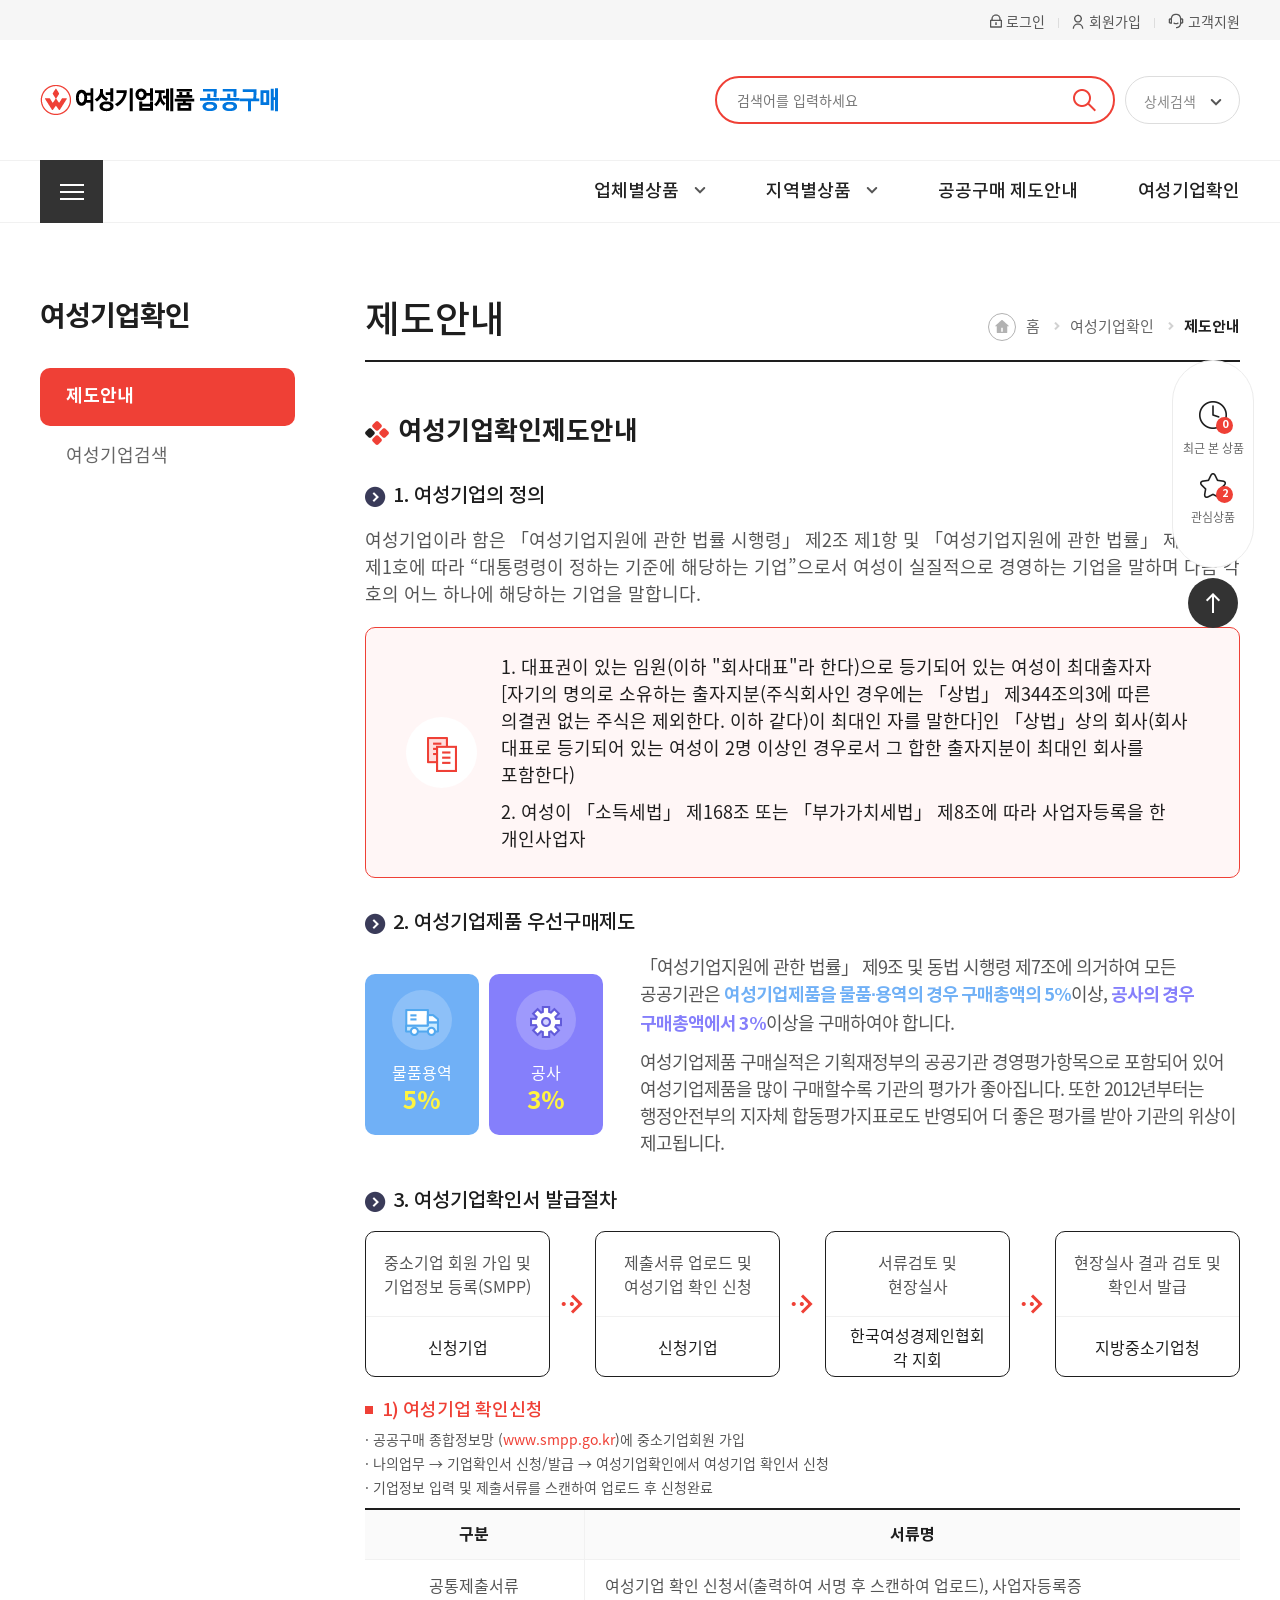
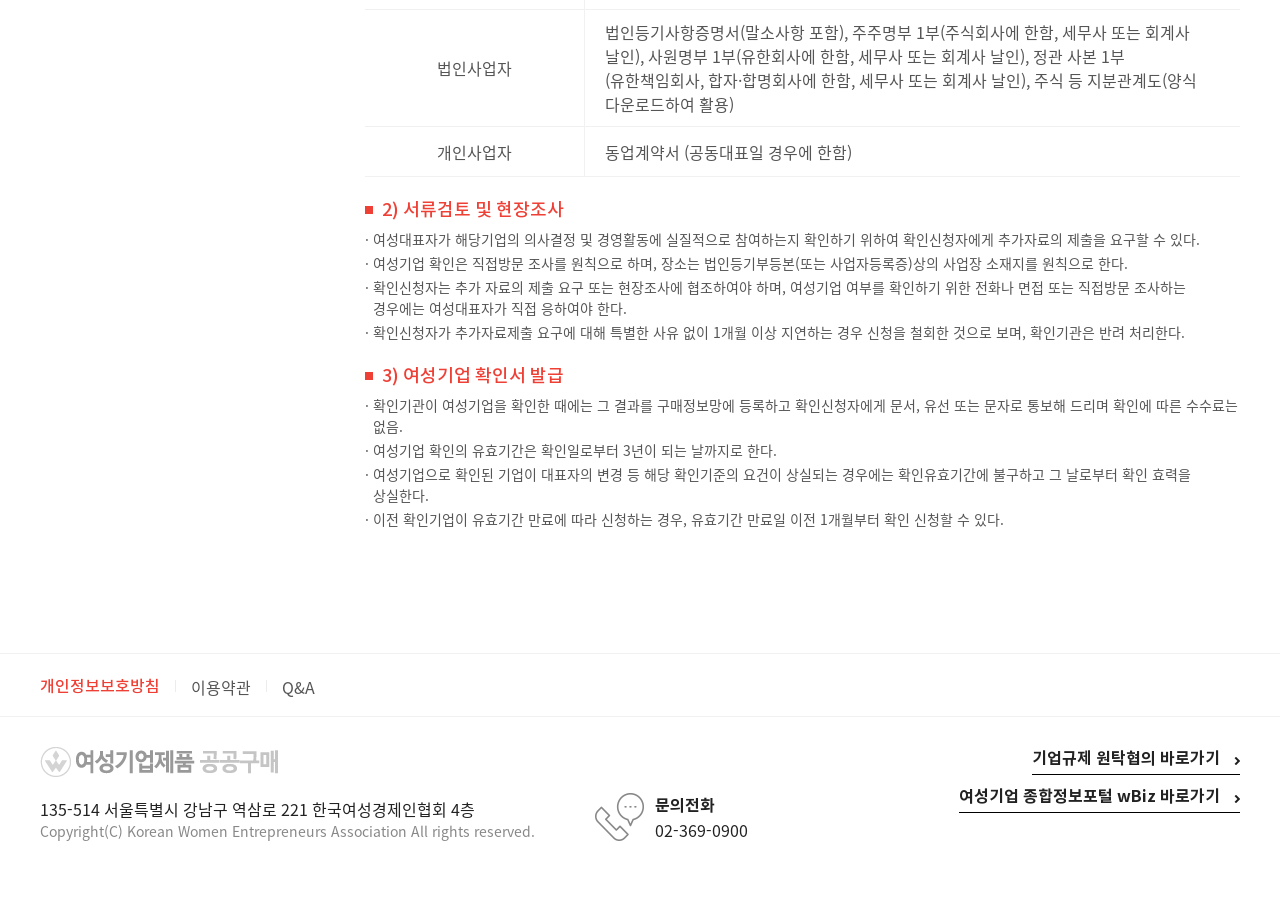
<file: page/tb_1/page/03-01_여성기업확인_제도안내.html>
<!DOCTYPE html>
<html lang="ko">
<head>
    <meta charset="UTF-8">
    <meta name="viewport" content="width=device-width, initial-scale=1.0" />
    <title>여성기업제품 공공구매</title>

    <link rel="stylesheet" type="text/css" href="../css/reset.css">
    <link rel="stylesheet" type="text/css" href="../css/common.css">
    <link rel="stylesheet" type="text/css" href="../css/contents.css">

    <script src="../js/lib/jquery-1.12.4.min.js"></script>
    <script src="../js/lib/slick.min.js"></script>
    <script src="../js/ui.js"></script>
    <script src="../js/contents.js"></script>
</head>
<body>

    <div id="skipNav">
        <p><a href="#contents">본문바로가기</a></p>
        <p><a href="#gnb">주메뉴바로가기</a></p>
    </div>
    
    <div class="mask"></div>

    <div class="fix_menu">
        <ul>
            <li>
                <a href="#">
                    <p class="img">
                        <img src="../img/common/icon_see_product.png" alt="">
                        <em>0</em>
                    </p>
                    <span>최근 본 상품</span>
                </a>
            </li>
            <li>
                <a href="#">
                    <p class="img">
                        <img src="../img/common/icon_favorite_product.png" alt="">
                        <em>2</em>
                    </p>
                    <span>관심상품</span>
                </a>
            </li>
        </ul>
        <button type="button" class="btn_top">
            <span class="icon_top">상단으로</span>
        </button>
    </div><!-- fix_menu -->
    
    <div class="fix_menu_m">
        <ul>
            <li>
                <button type="button" id="btn_see_product">
                    <i class="icon_see_product"></i>
                    <span>최근 본 상품</span>
                </button>
                <div class="see_products">
                    <h5>최근본상품</h5>
                    <div class="products_slider see_products_slider">
                        <div class="fix_slick slider">
                            <div class="item">
                                <!-- .item 9개까지 가능 -->
                                <a href="#"><img src="../img/common/img_fix_products01.jpg" alt=""></a>
                                <a href="#"><img src="../img/common/img_fix_products02.jpg" alt=""></a>
                                <a href="#"><img src="../img/common/img_fix_products03.jpg" alt=""></a>
                                <a href="#"><img src="../img/common/img_fix_products04.jpg" alt=""></a>
                                <a href="#"><img src="../img/common/img_fix_products05.jpg" alt=""></a>
                                <a href="#"><img src="../img/common/img_fix_products06.jpg" alt=""></a>
                                <a href="#"><img src="../img/common/img_fix_products07.jpg" alt=""></a>
                                <a href="#"><img src="../img/common/img_fix_products08.jpg" alt=""></a>
                                <a href="#"><img src="../img/common/img_fix_products09.jpg" alt=""></a>
                            </div>
                            <div class="item">
                                <a href="#"><img src="../img/common/img_fix_products01.jpg" alt=""></a>
                                <a href="#"><img src="../img/common/img_fix_products02.jpg" alt=""></a>
                            </div>
                        </div>
                        <div class="fix_slick_button">
                            <div class="numbering"></div>
                        </div>
                    </div>
                    <button type="button" id="btn_see_products_close" class="btn_products_close">
                        <i class="icon_see_products_close"></i>
                        <span class="blind">최근본상품 닫기</span>
                    </button>
                </div><!-- see_products end -->
            </li>
            <li>
                <button type="button" id="btn_favorite_product">
                    <i class="icon_favorite_product"></i>
                    <span>관심상품</span>
                </button>
                <div class="favorite_products">
                    <h5>관심상품</h5>
                    <div class="products_slider favorite_products_slider">
                        <div class="fix_slick slider">
                            <div class="item">
                                <a href="#"><img src="../img/common/img_fix_products01.jpg" alt=""></a>
                                <a href="#"><img src="../img/common/img_fix_products02.jpg" alt=""></a>
                                <a href="#"><img src="../img/common/img_fix_products03.jpg" alt=""></a>
                                <a href="#"><img src="../img/common/img_fix_products04.jpg" alt=""></a>
                            </div>
                        </div>
                        <div class="fix_slick_button">
                            <div class="numbering"></div>
                        </div>
                    </div>
                    <button type="button" id="btn_favorite_products_close" class="btn_products_close">
                        <i class="icon_favorite_products_close"></i>
                        <span class="blind">관심상품 닫기</span>
                    </button>
                </div><!-- favorite_products end -->
            </li>
            <li>
                <a href="#" id="btn_top_m">
                    <i class="icon_top_m"></i>
                    <span>Top</span>
                </a>
            </li>
        </ul>
    </div><!-- fix_menu_m end -->

    <header>
        <div class="header_top">
            <div class="header_top_inner">
                <!-- 로그인 전  start-->
                <a href="#" class="login"><span>로그인</span></a>
                <a href="#" class="join"><span>회원가입</span></a>
                <!-- 로그인 전 end -->
                <!-- 로그인 후 start -->
                <!-- 
                <a href="#" class="logout"><span>로그아웃</span></a>
                <a href="#" class="mypage"><span>마이페이지</span></a>
                <a href="#" class="cart"><span>상품보관함</span></a> 
                -->
                <!-- 로그인 후 end -->
                <a href="#" class="qna"><span>고객지원</span></a>
            </div>
        </div><!-- header_top end -->
        <div class="header_body">
            <div class="header_body_inner">
                <h1 id="logo">
                    <a href="#">
                        <img src="../img/common/logo.png" alt="여성기업제품 공공구매" class="logo_pc">
                        <img src="../img/common/logo_m.png" alt="여성기업제품 공공구매" class="logo_m">
                    </a>
                </h1>
                <div class="btn_mgnb_open"></div>
                <button type="button" class="btn_mgnb_open">
                    <span class="icon_mgnb_open">전체카테고리 열기</span>
                </button>
                <div id="search">
                    <div id="primary_search">
                        <form>
                            <fieldset>
                                <legend class="blind">통합검색</legend>
                                <div class="keyword_group">
                                    <input type="text" class="keyword" title="검색어입력폼" placeholder="검색어를 입력하세요">
                                    <button type="submit" class="btn_search_primary">
                                        <i class="icon_search_primary"></i>
                                        <span class="blind">검색</span>
                                    </button>
                                </div>
                            </fieldset>
                        </form>
                    </div><!-- primary_search end -->
                    <div class="detail_search">
                        <button type="button" id="detail_search_open">
                            상세검색<i class="icon_arr"></i>
                        </button>
                        <div class="detail_search_wrap">
                            <div class="text">
                                <h4>상세검색</h4>
                                <p>공공기관의 여성기업제품 구매시<br class="mobileShow"> 검색기능을 활용하여 쉽게 물품을 찾으세요</p>
                            </div>
                            <div class="detail_search_body">
                                <ul class="detail_search_list">
                                    <li>
                                        <strong>카테고리별</strong>
                                        <div class="form_group">
                                            <select title="첫번째 분류 선택">
                                                <option value="">카테고리를 선택하세요</option>
                                            </select>
                                            <select title="두번째 분류 선택">
                                                <option value="">카테고리를 선택하세요</option>
                                            </select>
                                            <select title="세번째 분류 선택">
                                                <option value="">카테고리를 선택하세요</option>
                                            </select>
                                            <select title="네번째 분류 선택">
                                                <option value="">카테고리를 선택하세요</option>
                                            </select>
                                        </div>
                                    </li>
                                    <li>
                                        <strong>지역별</strong>
                                        <div class="form_group">
                                            <select title="지역 선택">
                                                <option value="">지역을 선택하세요</option>
                                            </select>
                                        </div>
                                    </li>
                                    <li>
                                        <strong>기업명</strong>
                                        <div class="form_group">
                                            <input type="text" class="form_input" title="기업명입력폼" placeholder="기업명을 입력 하세요">
                                        </div>
                                    </li>
                                    <li>
                                        <strong>제품명</strong>
                                        <div class="form_group">
                                            <input type="text" class="form_input" title="제품명입력폼" placeholder="제품명을 입력 하세요">
                                        </div>
                                    </li>
                                </ul>
                                <div class="btn_detail_group">
                                    <a href="#" class="btn_search_detail">검색하기</a>
                                    <a href="#" class="btn_search_detail_reset"><i class="icon_search_detail_reset"></i>검색 초기화</a>
                                </div>
                            </div><!-- detail_search_body end -->
                            <button type="button" id="btn_detail_search_close">
                                <i class="icon_detail_search_close"></i>
                                <span class="blind">상세검색 닫기</span>
                            </button>
                        </div><!-- detail_search_wrap end -->
                    </div><!-- detail_search end -->
                </div><!-- search end -->
            </div><!-- header_body_inner end -->
        </div><!-- header_body end -->
        <div class="header_gnb">
            <div class="header_gnb_inner">
                <div id="sitemap">
                    <button type="button" id="btn_sitemap_open">
                        <span class="icon_sitemap_open">전체카테고리 열기</span>
                    </button>
                    <div class="sitemap_list">
                        <div class="sitemap_list_inner">
                            <ul class="depth01">
                                <li><a href="#">물품</a></li>
                                <li><a href="#">용역</a></li>
                                <li><a href="#">공사</a></li>
                            </ul>
                            <ul class="depth02">
                                <li><a href="#">건자재</a></li>
                                <li><a href="#">기계/설비</a></li>
                                <li><a href="#">사무/가전/가구</a></li>
                                <li><a href="#">섬유/고무/광석</a></li>
                                <li><a href="#">전기/시험/계측</a></li>
                                <li><a href="#">화학/소방/안전/위생</a></li>
                                <li><a href="#">전자/정보/통신</a></li>
                                <li><a href="#">스포츠/악기/교구</a></li>
                                <li><a href="#">의약품/의료기기</a></li>
                                <li><a href="#">인쇄/출판/사진</a></li>
                                <li><a href="#">운송기구및액세서리와부품</a></li>
                                <li><a href="#">의류/가방/개인관리용품</a></li>
                                <li><a href="#">시계/보석/원석제품</a></li>
                                <li><a href="#">식음료품및담배제품</a></li>
                                <li><a href="#">제조부품</a></li>
                            </ul>
                            <ul class="depth03">
                                <li><a href="#">콘크리트/시멘트및플라스터</a></li>
                                <li><a href="#">기본건축자재</a></li>
                                <li><a href="#">건축용블록벽돌및타일</a></li>
                                <li><a href="#">도로포장및조경재</a></li>
                                <li><a href="#">창호및유리</a></li>
                                <li><a href="#">외장마감재</a></li>
                                <li><a href="#">영구구조물</a></li>
                                <li><a href="#">조립식건물</a></li>
                                <li><a href="#">내장마감재</a></li>
                            </ul>
                            <ul class="depth04">
                                <li><a href="#">콘크리트/시멘트및플라스터</a></li>
                                <li><a href="#">기본건축자재</a></li>
                                <li><a href="#">건축용블록벽돌및타일</a></li>
                                <li><a href="#">도로포장및조경재</a></li>
                                <li><a href="#">창호및유리</a></li>
                                <li><a href="#">외장마감재</a></li>
                            </ul>
                            <button type="button" id="btn_sitemap_close">
                                <i class="icon_sitemap_close"></i>
                                <span class="blind">전체카테고리 닫기</span>
                            </button>
                        </div>
                    </div><!-- sitemap_list end -->
                </div><!-- sitemap end -->
                <div class="mgnb_top">
                    <h1><img src="../img/common/mgnb_logo.png" alt="여성기업제품 공공구매"></h1>
                    <button type="button" id="btn_mgnb_close">
                        <span class="icon_mgnb_close">전체카테고리 닫기</span>
                    </button>
                </div><!-- mgnb_top end -->
                <ul class="menu_list">
                    <li class="mgnb">
                        <a href="#">전체카테고리</a>
                        <div id="gnb">
                            <ul>
                                <li class="on">
                                    <a href="#">물품</a>
                                    <ul>
                                        <li>
                                            <a href="#">건자재</a>
                                            <ul>
                                                <li><a href="#">3뎁스</a></li>
                                                <li><a href="#">3뎁스</a></li>
                                                <li><a href="#">3뎁스</a></li>
                                            </ul>
                                        </li>
                                        <li>
                                            <a href="#">기계/설비</a>
                                            <ul>
                                                <li><a href="#">3뎁스</a></li>
                                                <li><a href="#">3뎁스</a></li>
                                                <li><a href="#">3뎁스</a></li>
                                            </ul>
                                        </li>
                                        <li><a href="#">사무/가전/가구</a></li>
                                        <li><a href="#">섬유/고무/광석</a></li>
                                        <li><a href="#">전기/시험/계측</a></li>
                                        <li><a href="#">화학/소방/안전/위생</a></li>
                                        <li><a href="#">전자/정보/통신</a></li>
                                        <li><a href="#">스포츠/악기/교구</a></li>
                                        <li><a href="#">의약품/의료기기</a></li>
                                        <li><a href="#">인쇄/출판/사진</a></li>
                                        <li><a href="#">운송기구및액세서리와부품</a></li>
                                        <li><a href="#">의류/가방/개인관리용품</a></li>
                                        <li><a href="#">시계/보석/원석제품</a></li>
                                        <li><a href="#">식음료품및담배제품</a></li>
                                        <li><a href="#">제조부품</a></li>
                                    </ul>
                                </li>
                                <li>
                                    <a href="#">용역</a>
                                    <ul>
                                        <li><a href="#">메뉴1</a></li>
                                        <li><a href="#">메뉴2</a></li>
                                        <li><a href="#">메뉴3</a></li>
                                    </ul>
                                </li>
                                <li>
                                    <a href="#">공사</a>
                                    <ul>
                                        <li><a href="#">메뉴4</a></li>
                                        <li><a href="#">메뉴5</a></li>
                                        <li><a href="#">메뉴6</a></li>
                                    </ul>
                                </li>
                            </ul>
                        </div><!-- gnb end -->
                    </li><!-- mgnb end -->
                    <li>
                        <a href="#" id="btn_txttype_open">업체별상품</a>
                        <div class="txttype">
                            <div class="txttype_top">
                                <div class="txttype_all"><a href="#" class="on">전체</a></div>
                                <div class="txttype_text">
                                    <div class="txttype_ko">
                                        <a href="#">ㄱ</a>
                                        <a href="#">ㄴ</a>
                                        <a href="#">ㄷ</a>
                                        <a href="#">ㄹ</a>
                                        <a href="#">ㅁ</a>
                                        <a href="#">ㅂ</a>
                                        <a href="#">ㅅ</a>
                                        <a href="#">ㅇ</a>
                                        <a href="#">ㅈ</a>
                                        <a href="#">ㅊ</a>
                                        <a href="#">ㅋ</a>
                                        <a href="#">ㅌ</a>
                                        <a href="#">ㅍ</a>
                                        <a href="#">ㅎ</a>
                                    </div>
                                    <div class="txttype_en">
                                        <a href="#">A</a>
                                        <a href="#">B</a>
                                        <a href="#">C</a>
                                        <a href="#">D</a>
                                        <a href="#">E</a>
                                        <a href="#">F</a>
                                        <a href="#">G</a>
                                        <a href="#">H</a>
                                        <a href="#">I</a>
                                        <a href="#">J</a>
                                        <a href="#">K</a>
                                        <a href="#">L</a>
                                        <a href="#">M</a>
                                        <a href="#">N</a>
                                        <a href="#">O</a>
                                        <a href="#">P</a>
                                        <a href="#">Q</a>
                                        <a href="#">R</a>
                                        <a href="#">S</a>
                                        <a href="#">T</a>
                                        <a href="#">U</a>
                                        <a href="#">V</a>
                                        <a href="#">W</a>
                                        <a href="#">X</a>
                                        <a href="#">Y</a>
                                        <a href="#">Z</a>
                                    </div>
                                </div><!-- txttype_text end -->
                            </div><!-- txttype_top end -->
                            <div class="txttype_list">
                                <ul>
                                    <li><a href="#">(주)RMG</a></li>
                                    <li><a href="#">감자이모</a></li>
                                    <li><a href="#">그리다(Gurida)</a></li>
                                    <li><a href="#">꿈길자공감연구소</a></li>
                                    <li><a href="#">농업회사법인(주)녹산에프엔티</a></li>
                                    <li><a href="#">(주)디지털인더스</a></li>
                                    <li><a href="#">(주)경원</a></li>
                                    <li><a href="#">그린컴퍼니</a></li>
                                    <li><a href="#">(주)꿈제작소</a></li>
                                    <li><a href="#">농업회사법인 아이파머스(주)</a></li>
                                    <li><a href="#">가나판촉물기념품</a></li>
                                    <li><a href="#">글로벌 이스트 코리아</a></li>
                                    <li><a href="#">농업회사법인 참좋은 파머 주식회사</a></li>
                                    <li><a href="#">(주)RMG</a></li>
                                    <li><a href="#">감자이모</a></li>
                                    <li><a href="#">그리다(Gurida)</a></li>
                                    <li><a href="#">꿈길자공감연구소</a></li>
                                    <li><a href="#">농업회사법인(주)녹산에프엔티</a></li>
                                    <li><a href="#">(주)디지털인더스</a></li>
                                    <li><a href="#">(주)경원</a></li>
                                    <li><a href="#">그린컴퍼니</a></li>
                                    <li><a href="#">(주)꿈제작소</a></li>
                                    <li><a href="#">농업회사법인 아이파머스(주)</a></li>
                                    <li><a href="#">가나판촉물기념품</a></li>
                                    <li><a href="#">글로벌 이스트 코리아</a></li>
                                    <li><a href="#">농업회사법인 참좋은 파머 주식회사</a></li>
                                </ul>
                            </div>
                            <button type="button" id="btn_txttype_close" class="btn_type_close">
                                <i class="icon_txttype_close"></i>
                                <span class="blind">업체별상품 닫기</span>
                            </button>
                        </div><!-- txttype end -->
                    </li>
                    <li>
                        <a href="#" id="btn_localtype_open">지역별상품</a>
                        <div class="localtype">
                            <ul>
                                <li><a href="#">서울</a></li>
                                <li><a href="#">충북</a></li>
                                <li><a href="#">부산</a></li>
                                <li><a href="#">전북</a></li>
                                <li><a href="#">대구경북</a></li>
                                <li><a href="#">경남</a></li>
                                <li><a href="#">광주</a></li>
                                <li><a href="#">제주</a></li>
                                <li><a href="#">대전</a></li>
                                <li><a href="#">세종충남</a></li>
                                <li><a href="#">인천</a></li>
                                <li><a href="#">전남</a></li>
                                <li><a href="#">울산</a></li>
                                <li><a href="#">경기북부</a></li>
                                <li><a href="#">강원</a></li>
                                <li><a href="#">본회</a></li>
                                <li><a href="#">경기</a></li>
                            </ul>
                            <button type="button" id="btn_localtype_close" class="btn_type_close">
                                <i class="icon_localtype_close"></i>
                                <span class="blind">지역별상품 닫기</span>
                            </button>
                        </div><!-- localtype end -->
                    </li>
                    <li>
                        <a href="#">공공구매 제도안내</a>
                    </li>
                    <li>
                        <a href="#">여성기업확인</a>
                    </li>
                </ul>
            </div><!-- header_gnb_inner end -->
        </div><!-- header_gnb end -->
    </header>

    <div id="container">

        <div class="sidebar">
            <h3 class="sidebar_title">여성기업확인</h3>
            <div id="lnb">
                <ul>
                    <li class="on"><a href="#">제도안내</a></li>
                    <li><a href="#">여성기업검색</a></li>
                </ul>
            </div><!-- lnb end -->
        </div><!-- sidebar end -->

        <div id="contents">
            <div class="page_top">
                <h4 class="page_title">제도안내</h4>
                <ol class="page_navigation">
                    <li><a href="#">홈</a></li>
                    <li><span>여성기업확인</span></li>
                    <li><span>제도안내</span></li>
                </ol>
            </div><!-- page_top end -->

            <h6 class="tit_style01">여성기업확인제도안내</h5>
            <p class="tit_style02">1. 여성기업의 정의</p>
            <p class="txt_style01">
                여성기업이라 함은 「여성기업지원에 관한 법률 시행령」 제2조 제1항 및 「여성기업지원에 관한 법률」 제2조 제1호에 따라 “대통령령이 정하는 기준에 해당하는 기업”으로서 여성이 실질적으로 경영하는 기업을 말하며 다음 각 호의 어느 하나에 해당하는 기업을 말합니다.
            </p>
            <div class="icon_box_style01">
                <div class="img"><img src="../img/contents/icon_box02.png" alt=""></div>
                <ul>
                    <li>1. 대표권이 있는 임원(이하 "회사대표"라 한다)으로 등기되어 있는 여성이 최대출자자[자기의 명의로 소유하는 출자지분(주식회사인 경우에는 「상법」 제344조의3에 따른 의결권 없는 주식은 제외한다. 이하 같다)이 최대인 자를 말한다]인 「상법」상의 회사(회사 대표로 등기되어 있는 여성이 2명 이상인 경우로서 그 합한 출자지분이 최대인 회사를 포함한다)</li>
                    <li>2. 여성이 「소득세법」 제168조 또는 「부가가치세법」 제8조에 따라 사업자등록을 한 개인사업자</li>
                </ul>
            </div>
            <p class="tit_style02">2. 여성기업제품 우선구매제도</p>
            <div class="icon_box_style02">
                <div class="img">
                    <div class="blue_img">
                        <span><img src="../img/contents/icon_blue.png" alt=""></span>
                        <p>물품용역</p>
                        <p class="percent">5%</p>
                    </div>
                    <div class="purple_img">
                        <span><img src="../img/contents/icon_purple.png" alt=""></span>
                        <p>공사</p>
                        <p class="percent">3%</p>
                    </div>
                </div>
                <ul>
                    <li>
                        「여성기업지원에 관한 법률」 제9조 및 동법 시행령 제7조에 의거하여 모든 공공기관은 <span class="blue">여성기업제품을 물품·용역의 경우 구매총액의 5%</span>이상, <span class="purple">공사의 경우<br class="tabletHide"/> 구매총액에서 3%</span>이상을 구매하여야 합니다.
                    </li>
                    <li>
                        여성기업제품 구매실적은 기획재정부의 공공기관 경영평가항목으로 포함되어 있어 여성기업제품을 많이 구매할수록 기관의 평가가 좋아집니다.
                        또한 2012년부터는 행정안전부의 지자체 합동평가지표로도 반영되어 더 좋은 평가를 받아 기관의 위상이 제고됩니다.
                    </li>
                </ul>
            </div>
            <p class="tit_style02">3. 여성기업확인서 발급절차</p>
            <div class="step_style">
                <dl>
                    <dt>중소기업 회원 가입 및 <br />기업정보 등록(SMPP)</dt>
                    <dd>신청기업</dd>
                </dl>
                <dl>
                    <dt>제출서류 업로드 및 <br />여성기업 확인 신청</dt>
                    <dd>신청기업</dd>
                </dl>
                <dl>
                    <dt>서류검토 및 <br />현장실사</dt>
                    <dd>한국여성경제인협회 <br />각 지회</dd>
                </dl>
                <dl>
                    <dt>현장실사 결과 검토 및 <br />확인서 발급</dt>
                    <dd>지방중소기업청</dd>
                </dl>
            </div>
            <p class="tit_style03">1) 여성기업 확인신청</p>
            <ul class="list_style03 mb10">
                <li>공공구매 종합정보망 (<a href="http://www.smpp.go.kr/" target="_blank" title="새창열기" class="strong_txt1">www.smpp.go.kr</a>)에 중소기업회원 가입</li>
                <li>나의업무 → 기업확인서 신청/발급 → 여성기업확인에서 여성기업 확인서 신청</li>
                <li>기업정보 입력 및 제출서류를 스캔하여 업로드 후 신청완료</li>
            </ul>
            <div class="table_scroll">
                <div class="table_scroll_inner">
                    <table class="table_data">
                        <caption>여성기업 확인신청 제출서류 안내표(구분, 서류명)</caption>
                        <colgroup>
                            <col style="width: 25%;">
                            <col style="width: auto;">
                        </colgroup>
                        <thead>
                            <tr>
                                <th scope="col">구분</th>
                                <th scope="col">서류명</th>
                            </tr>
                        </thead>
                        <tbody>
                            <tr>
                                <td>공통제출서류</td>
                                <td class="ta_l">여성기업 확인 신청서(출력하여 서명 후 스캔하여 업로드), 사업자등록증</td>
                            </tr>
                            <tr>
                                <td>법인사업자</td>
                                <td class="ta_l">법인등기사항증명서(말소사항 포함), 주주명부 1부(주식회사에 한함, 세무사 또는 회계사 날인), 사원명부 1부(유한회사에 한함, 세무사 또는 회계사 날인), 정관 사본 1부(유한책임회사, 합자·합명회사에 한함, 세무사 또는 회계사 날인), 주식 등 지분관계도(양식 다운로드하여 활용)</td>
                            </tr>
                            <tr>
                                <td>개인사업자</td>
                                <td class="ta_l">동업계약서 (공동대표일 경우에 한함)</td>
                            </tr>
                        </tbody>
                    </table>
                </div>
            </div><!-- table_scroll end -->
            <p class="tit_style03">2) 서류검토 및 현장조사</p>
            <ul class="list_style03">
                <li>여성대표자가 해당기업의 의사결정 및 경영활동에 실질적으로 참여하는지 확인하기 위하여 확인신청자에게 추가자료의 제출을 요구할 수 있다.</li>
                <li>여성기업 확인은 직접방문 조사를 원칙으로 하며, 장소는 법인등기부등본(또는 사업자등록증)상의 사업장 소재지를 원칙으로 한다.</li>
                <li>확인신청자는 추가 자료의 제출 요구 또는 현장조사에 협조하여야 하며, 여성기업 여부를 확인하기 위한 전화나 면접 또는 직접방문 조사하는 경우에는 여성대표자가 직접 응하여야 한다.</li>
                <li>확인신청자가 추가자료제출 요구에 대해 특별한 사유 없이 1개월 이상 지연하는 경우 신청을 철회한 것으로 보며, 확인기관은 반려 처리한다.</li>
            </ul>
            <p class="tit_style03">3) 여성기업 확인서 발급</p>
            <ul class="list_style03">
                <li>확인기관이 여성기업을 확인한 때에는 그 결과를 구매정보망에 등록하고 확인신청자에게 문서, 유선 또는 문자로 통보해 드리며 확인에 따른 수수료는 없음.</li>
                <li>여성기업 확인의 유효기간은 확인일로부터 3년이 되는 날까지로 한다.</li>
                <li>여성기업으로 확인된 기업이 대표자의 변경 등 해당 확인기준의 요건이 상실되는 경우에는 확인유효기간에 불구하고 그 날로부터 확인 효력을 상실한다.</li>
                <li>이전 확인기업이 유효기간 만료에 따라 신청하는 경우, 유효기간 만료일 이전 1개월부터 확인 신청할 수 있다.</li>
            </ul>

        </div><!-- contents end -->
    </div><!-- container end -->

    <footer>
        <div class="footer_menu">
            <ul>
                <li><a href="#" class="strong_txt1 fm">개인정보보호방침</a></li>
                <li><a href="#">이용약관</a></li>
                <li><a href="#">Q&A</a></li>
            </ul>
        </div><!-- footer_menu end -->
        <div class="footer_body">
            <div class="footer_info">
                <div class="footer_addr">
                    <img src="../img/common/footer_logo.png" alt="여성기업제품 공공구매" class="mobileHide">
                    <img src="../img/common/footer_logo_m.png" alt="여성기업제품 공공구매" class="mobileShow">
                    <p class="addr">135-514 서울특별시 강남구 역삼로 221 한국여성경제인협회 4층</p>
                    <p class="t_tel">문의전화 : 02-369-0900</p>
                    <p class="copy">Copyright(C) Korean Women Entrepreneurs Association All rights reserved.</p>
                </div>
                <div class="tel">
                    <b>문의전화</b>
                    <p>02-369-0900</p>
                </div>
            </div>
            <div class="family_site">
                <a href="#">기업규제 원탁협의 바로가기</a>
                <a href="#">여성기업 종합정보포털 wBiz 바로가기</a>
            </div>
        </div><!-- footer_body end -->
    </footer>

</body>
</html>
</file>
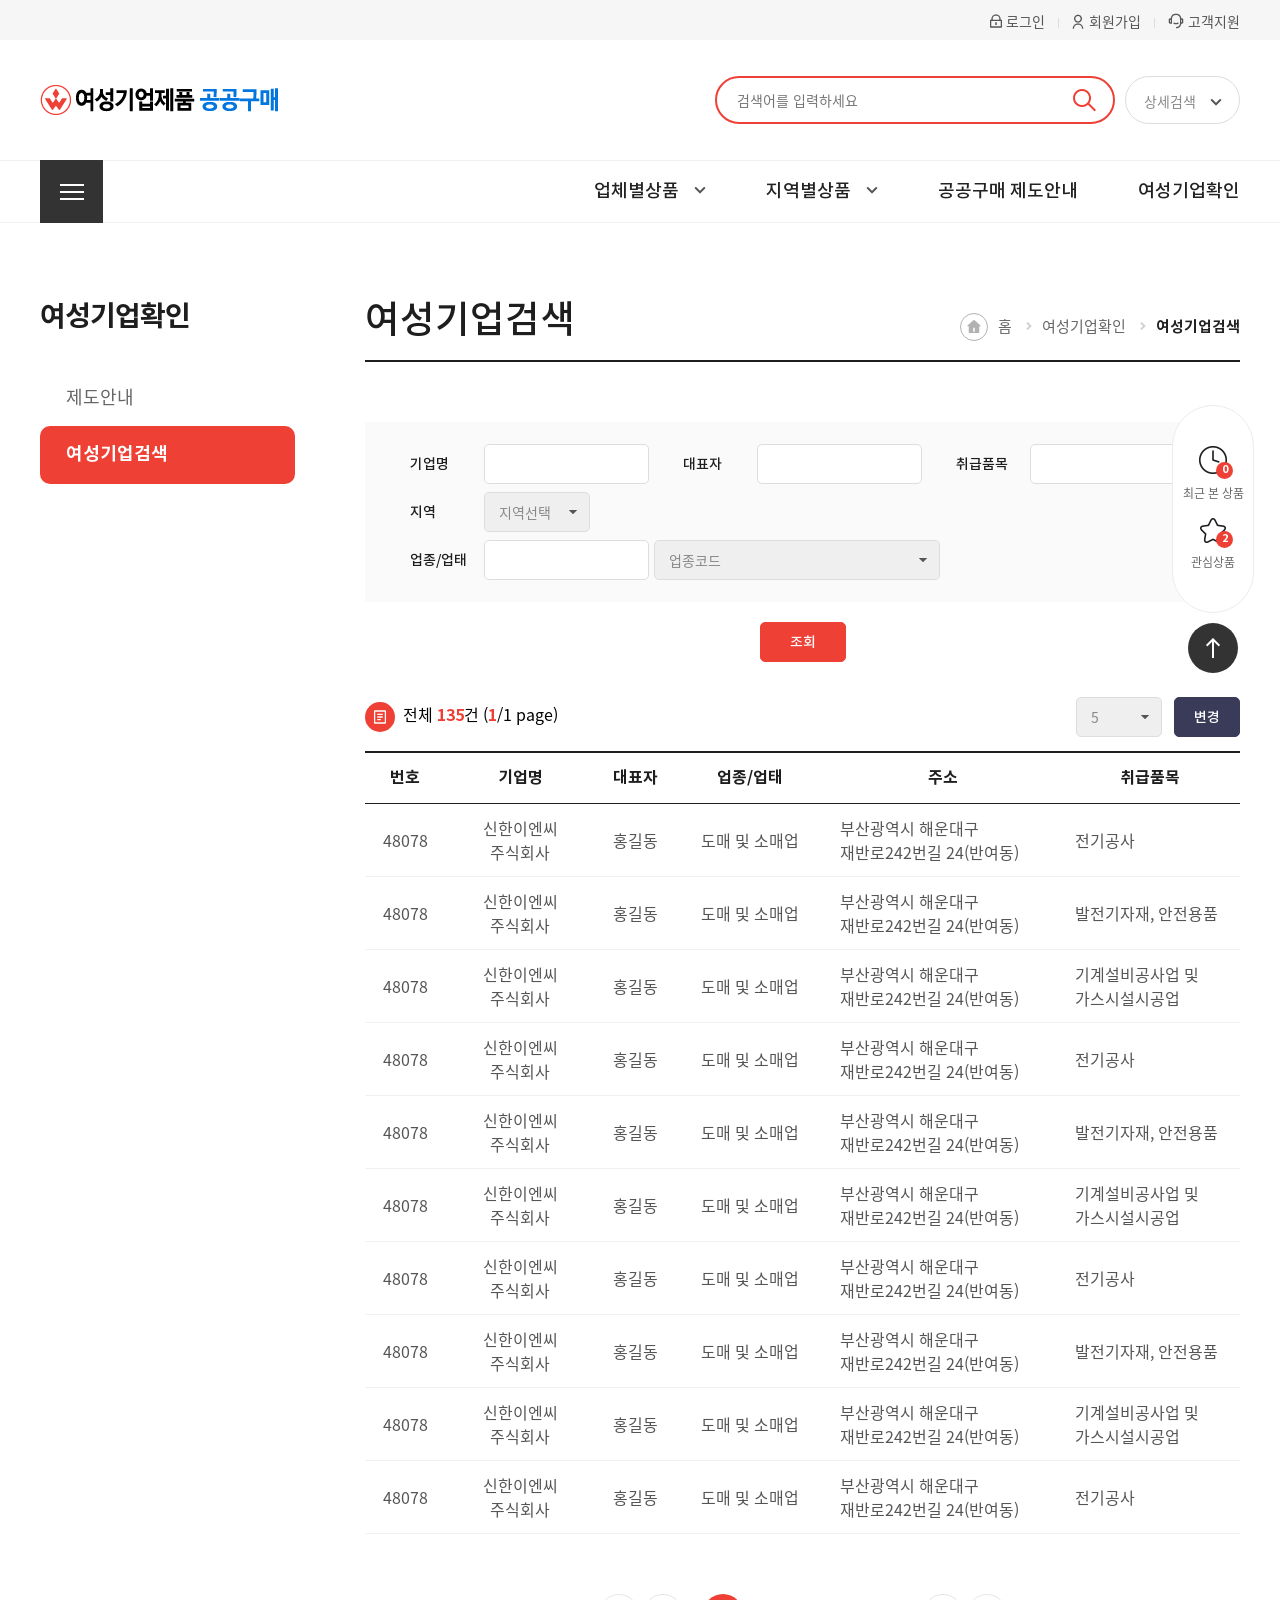
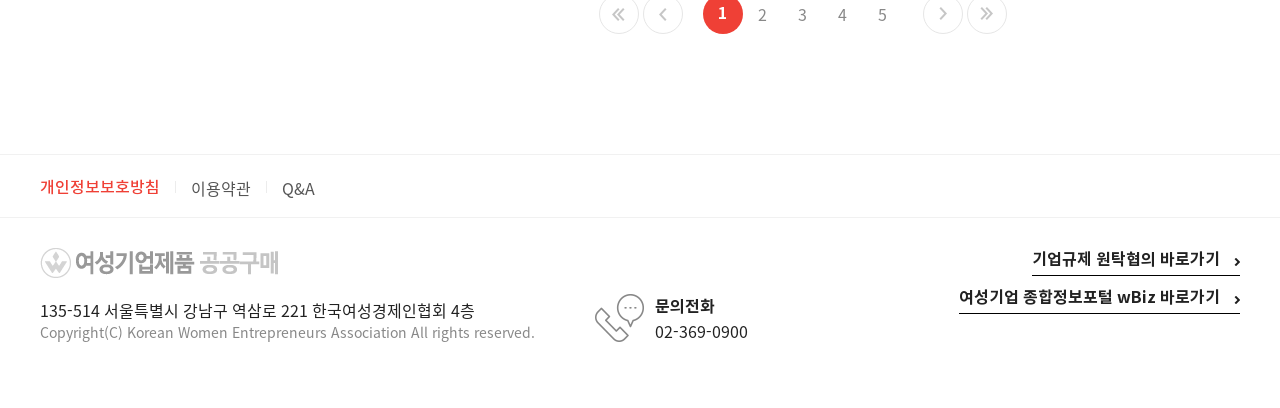
<file: page/tb_1/page/03-02_여성기업확인_여성기업검색.html>
<!DOCTYPE html>
<html lang="ko">
<head>
    <meta charset="UTF-8">
    <meta name="viewport" content="width=device-width, initial-scale=1.0" />
    <title>여성기업제품 공공구매</title>

    <link rel="stylesheet" type="text/css" href="../css/reset.css">
    <link rel="stylesheet" type="text/css" href="../css/common.css">
    <link rel="stylesheet" type="text/css" href="../css/contents.css">

    <script src="../js/lib/jquery-1.12.4.min.js"></script>
    <script src="../js/lib/slick.min.js"></script>
    <script src="../js/ui.js"></script>
    <script src="../js/contents.js"></script>
</head>
<body>

    <div id="skipNav">
        <p><a href="#contents">본문바로가기</a></p>
        <p><a href="#gnb">주메뉴바로가기</a></p>
    </div>
    
    <div class="mask"></div>

    <div class="fix_menu">
        <ul>
            <li>
                <a href="#">
                    <p class="img">
                        <img src="../img/common/icon_see_product.png" alt="">
                        <em>0</em>
                    </p>
                    <span>최근 본 상품</span>
                </a>
            </li>
            <li>
                <a href="#">
                    <p class="img">
                        <img src="../img/common/icon_favorite_product.png" alt="">
                        <em>2</em>
                    </p>
                    <span>관심상품</span>
                </a>
            </li>
        </ul>
        <button type="button" class="btn_top">
            <span class="icon_top">상단으로</span>
        </button>
    </div><!-- fix_menu -->
    
    <div class="fix_menu_m">
        <ul>
            <li>
                <button type="button" id="btn_see_product">
                    <i class="icon_see_product"></i>
                    <span>최근 본 상품</span>
                </button>
                <div class="see_products">
                    <h5>최근본상품</h5>
                    <div class="products_slider see_products_slider">
                        <div class="fix_slick slider">
                            <div class="item">
                                <!-- .item 9개까지 가능 -->
                                <a href="#"><img src="../img/common/img_fix_products01.jpg" alt=""></a>
                                <a href="#"><img src="../img/common/img_fix_products02.jpg" alt=""></a>
                                <a href="#"><img src="../img/common/img_fix_products03.jpg" alt=""></a>
                                <a href="#"><img src="../img/common/img_fix_products04.jpg" alt=""></a>
                                <a href="#"><img src="../img/common/img_fix_products05.jpg" alt=""></a>
                                <a href="#"><img src="../img/common/img_fix_products06.jpg" alt=""></a>
                                <a href="#"><img src="../img/common/img_fix_products07.jpg" alt=""></a>
                                <a href="#"><img src="../img/common/img_fix_products08.jpg" alt=""></a>
                                <a href="#"><img src="../img/common/img_fix_products09.jpg" alt=""></a>
                            </div>
                            <div class="item">
                                <a href="#"><img src="../img/common/img_fix_products01.jpg" alt=""></a>
                                <a href="#"><img src="../img/common/img_fix_products02.jpg" alt=""></a>
                            </div>
                        </div>
                        <div class="fix_slick_button">
                            <div class="numbering"></div>
                        </div>
                    </div>
                    <button type="button" id="btn_see_products_close" class="btn_products_close">
                        <i class="icon_see_products_close"></i>
                        <span class="blind">최근본상품 닫기</span>
                    </button>
                </div><!-- see_products end -->
            </li>
            <li>
                <button type="button" id="btn_favorite_product">
                    <i class="icon_favorite_product"></i>
                    <span>관심상품</span>
                </button>
                <div class="favorite_products">
                    <h5>관심상품</h5>
                    <div class="products_slider favorite_products_slider">
                        <div class="fix_slick slider">
                            <div class="item">
                                <a href="#"><img src="../img/common/img_fix_products01.jpg" alt=""></a>
                                <a href="#"><img src="../img/common/img_fix_products02.jpg" alt=""></a>
                                <a href="#"><img src="../img/common/img_fix_products03.jpg" alt=""></a>
                                <a href="#"><img src="../img/common/img_fix_products04.jpg" alt=""></a>
                            </div>
                        </div>
                        <div class="fix_slick_button">
                            <div class="numbering"></div>
                        </div>
                    </div>
                    <button type="button" id="btn_favorite_products_close" class="btn_products_close">
                        <i class="icon_favorite_products_close"></i>
                        <span class="blind">관심상품 닫기</span>
                    </button>
                </div><!-- favorite_products end -->
            </li>
            <li>
                <a href="#" id="btn_top_m">
                    <i class="icon_top_m"></i>
                    <span>Top</span>
                </a>
            </li>
        </ul>
    </div><!-- fix_menu_m end -->

    <header>
        <div class="header_top">
            <div class="header_top_inner">
                <!-- 로그인 전  start-->
                <a href="#" class="login"><span>로그인</span></a>
                <a href="#" class="join"><span>회원가입</span></a>
                <!-- 로그인 전 end -->
                <!-- 로그인 후 start -->
                <!-- 
                <a href="#" class="logout"><span>로그아웃</span></a>
                <a href="#" class="mypage"><span>마이페이지</span></a>
                <a href="#" class="cart"><span>상품보관함</span></a> 
                -->
                <!-- 로그인 후 end -->
                <a href="#" class="qna"><span>고객지원</span></a>
            </div>
        </div><!-- header_top end -->
        <div class="header_body">
            <div class="header_body_inner">
                <h1 id="logo">
                    <a href="#">
                        <img src="../img/common/logo.png" alt="여성기업제품 공공구매" class="logo_pc">
                        <img src="../img/common/logo_m.png" alt="여성기업제품 공공구매" class="logo_m">
                    </a>
                </h1>
                <div class="btn_mgnb_open"></div>
                <button type="button" class="btn_mgnb_open">
                    <span class="icon_mgnb_open">전체카테고리 열기</span>
                </button>
                <div id="search">
                    <div id="primary_search">
                        <form>
                            <fieldset>
                                <legend class="blind">통합검색</legend>
                                <div class="keyword_group">
                                    <input type="text" class="keyword" title="검색어입력폼" placeholder="검색어를 입력하세요">
                                    <button type="submit" class="btn_search_primary">
                                        <i class="icon_search_primary"></i>
                                        <span class="blind">검색</span>
                                    </button>
                                </div>
                            </fieldset>
                        </form>
                    </div><!-- primary_search end -->
                    <div class="detail_search">
                        <button type="button" id="detail_search_open">
                            상세검색<i class="icon_arr"></i>
                        </button>
                        <div class="detail_search_wrap">
                            <div class="text">
                                <h4>상세검색</h4>
                                <p>공공기관의 여성기업제품 구매시<br class="mobileShow"> 검색기능을 활용하여 쉽게 물품을 찾으세요</p>
                            </div>
                            <div class="detail_search_body">
                                <ul class="detail_search_list">
                                    <li>
                                        <strong>카테고리별</strong>
                                        <div class="form_group">
                                            <select title="첫번째 분류 선택">
                                                <option value="">카테고리를 선택하세요</option>
                                            </select>
                                            <select title="두번째 분류 선택">
                                                <option value="">카테고리를 선택하세요</option>
                                            </select>
                                            <select title="세번째 분류 선택">
                                                <option value="">카테고리를 선택하세요</option>
                                            </select>
                                            <select title="네번째 분류 선택">
                                                <option value="">카테고리를 선택하세요</option>
                                            </select>
                                        </div>
                                    </li>
                                    <li>
                                        <strong>지역별</strong>
                                        <div class="form_group">
                                            <select title="지역 선택">
                                                <option value="">지역을 선택하세요</option>
                                            </select>
                                        </div>
                                    </li>
                                    <li>
                                        <strong>기업명</strong>
                                        <div class="form_group">
                                            <input type="text" class="form_input" title="기업명입력폼" placeholder="기업명을 입력 하세요">
                                        </div>
                                    </li>
                                    <li>
                                        <strong>제품명</strong>
                                        <div class="form_group">
                                            <input type="text" class="form_input" title="제품명입력폼" placeholder="제품명을 입력 하세요">
                                        </div>
                                    </li>
                                </ul>
                                <div class="btn_detail_group">
                                    <a href="#" class="btn_search_detail">검색하기</a>
                                    <a href="#" class="btn_search_detail_reset"><i class="icon_search_detail_reset"></i>검색 초기화</a>
                                </div>
                            </div><!-- detail_search_body end -->
                            <button type="button" id="btn_detail_search_close">
                                <i class="icon_detail_search_close"></i>
                                <span class="blind">상세검색 닫기</span>
                            </button>
                        </div><!-- detail_search_wrap end -->
                    </div><!-- detail_search end -->
                </div><!-- search end -->
            </div><!-- header_body_inner end -->
        </div><!-- header_body end -->
        <div class="header_gnb">
            <div class="header_gnb_inner">
                <div id="sitemap">
                    <button type="button" id="btn_sitemap_open">
                        <span class="icon_sitemap_open">전체카테고리 열기</span>
                    </button>
                    <div class="sitemap_list">
                        <div class="sitemap_list_inner">
                            <ul class="depth01">
                                <li><a href="#">물품</a></li>
                                <li><a href="#">용역</a></li>
                                <li><a href="#">공사</a></li>
                            </ul>
                            <ul class="depth02">
                                <li><a href="#">건자재</a></li>
                                <li><a href="#">기계/설비</a></li>
                                <li><a href="#">사무/가전/가구</a></li>
                                <li><a href="#">섬유/고무/광석</a></li>
                                <li><a href="#">전기/시험/계측</a></li>
                                <li><a href="#">화학/소방/안전/위생</a></li>
                                <li><a href="#">전자/정보/통신</a></li>
                                <li><a href="#">스포츠/악기/교구</a></li>
                                <li><a href="#">의약품/의료기기</a></li>
                                <li><a href="#">인쇄/출판/사진</a></li>
                                <li><a href="#">운송기구및액세서리와부품</a></li>
                                <li><a href="#">의류/가방/개인관리용품</a></li>
                                <li><a href="#">시계/보석/원석제품</a></li>
                                <li><a href="#">식음료품및담배제품</a></li>
                                <li><a href="#">제조부품</a></li>
                            </ul>
                            <ul class="depth03">
                                <li><a href="#">콘크리트/시멘트및플라스터</a></li>
                                <li><a href="#">기본건축자재</a></li>
                                <li><a href="#">건축용블록벽돌및타일</a></li>
                                <li><a href="#">도로포장및조경재</a></li>
                                <li><a href="#">창호및유리</a></li>
                                <li><a href="#">외장마감재</a></li>
                                <li><a href="#">영구구조물</a></li>
                                <li><a href="#">조립식건물</a></li>
                                <li><a href="#">내장마감재</a></li>
                            </ul>
                            <ul class="depth04">
                                <li><a href="#">콘크리트/시멘트및플라스터</a></li>
                                <li><a href="#">기본건축자재</a></li>
                                <li><a href="#">건축용블록벽돌및타일</a></li>
                                <li><a href="#">도로포장및조경재</a></li>
                                <li><a href="#">창호및유리</a></li>
                                <li><a href="#">외장마감재</a></li>
                            </ul>
                            <button type="button" id="btn_sitemap_close">
                                <i class="icon_sitemap_close"></i>
                                <span class="blind">전체카테고리 닫기</span>
                            </button>
                        </div>
                    </div><!-- sitemap_list end -->
                </div><!-- sitemap end -->
                <div class="mgnb_top">
                    <h1><img src="../img/common/mgnb_logo.png" alt="여성기업제품 공공구매"></h1>
                    <button type="button" id="btn_mgnb_close">
                        <span class="icon_mgnb_close">전체카테고리 닫기</span>
                    </button>
                </div><!-- mgnb_top end -->
                <ul class="menu_list">
                    <li class="mgnb">
                        <a href="#">전체카테고리</a>
                        <div id="gnb">
                            <ul>
                                <li class="on">
                                    <a href="#">물품</a>
                                    <ul>
                                        <li>
                                            <a href="#">건자재</a>
                                            <ul>
                                                <li><a href="#">3뎁스</a></li>
                                                <li><a href="#">3뎁스</a></li>
                                                <li><a href="#">3뎁스</a></li>
                                            </ul>
                                        </li>
                                        <li>
                                            <a href="#">기계/설비</a>
                                            <ul>
                                                <li><a href="#">3뎁스</a></li>
                                                <li><a href="#">3뎁스</a></li>
                                                <li><a href="#">3뎁스</a></li>
                                            </ul>
                                        </li>
                                        <li><a href="#">사무/가전/가구</a></li>
                                        <li><a href="#">섬유/고무/광석</a></li>
                                        <li><a href="#">전기/시험/계측</a></li>
                                        <li><a href="#">화학/소방/안전/위생</a></li>
                                        <li><a href="#">전자/정보/통신</a></li>
                                        <li><a href="#">스포츠/악기/교구</a></li>
                                        <li><a href="#">의약품/의료기기</a></li>
                                        <li><a href="#">인쇄/출판/사진</a></li>
                                        <li><a href="#">운송기구및액세서리와부품</a></li>
                                        <li><a href="#">의류/가방/개인관리용품</a></li>
                                        <li><a href="#">시계/보석/원석제품</a></li>
                                        <li><a href="#">식음료품및담배제품</a></li>
                                        <li><a href="#">제조부품</a></li>
                                    </ul>
                                </li>
                                <li>
                                    <a href="#">용역</a>
                                    <ul>
                                        <li><a href="#">메뉴1</a></li>
                                        <li><a href="#">메뉴2</a></li>
                                        <li><a href="#">메뉴3</a></li>
                                    </ul>
                                </li>
                                <li>
                                    <a href="#">공사</a>
                                    <ul>
                                        <li><a href="#">메뉴4</a></li>
                                        <li><a href="#">메뉴5</a></li>
                                        <li><a href="#">메뉴6</a></li>
                                    </ul>
                                </li>
                            </ul>
                        </div><!-- gnb end -->
                    </li><!-- mgnb end -->
                    <li>
                        <a href="#" id="btn_txttype_open">업체별상품</a>
                        <div class="txttype">
                            <div class="txttype_top">
                                <div class="txttype_all"><a href="#" class="on">전체</a></div>
                                <div class="txttype_text">
                                    <div class="txttype_ko">
                                        <a href="#">ㄱ</a>
                                        <a href="#">ㄴ</a>
                                        <a href="#">ㄷ</a>
                                        <a href="#">ㄹ</a>
                                        <a href="#">ㅁ</a>
                                        <a href="#">ㅂ</a>
                                        <a href="#">ㅅ</a>
                                        <a href="#">ㅇ</a>
                                        <a href="#">ㅈ</a>
                                        <a href="#">ㅊ</a>
                                        <a href="#">ㅋ</a>
                                        <a href="#">ㅌ</a>
                                        <a href="#">ㅍ</a>
                                        <a href="#">ㅎ</a>
                                    </div>
                                    <div class="txttype_en">
                                        <a href="#">A</a>
                                        <a href="#">B</a>
                                        <a href="#">C</a>
                                        <a href="#">D</a>
                                        <a href="#">E</a>
                                        <a href="#">F</a>
                                        <a href="#">G</a>
                                        <a href="#">H</a>
                                        <a href="#">I</a>
                                        <a href="#">J</a>
                                        <a href="#">K</a>
                                        <a href="#">L</a>
                                        <a href="#">M</a>
                                        <a href="#">N</a>
                                        <a href="#">O</a>
                                        <a href="#">P</a>
                                        <a href="#">Q</a>
                                        <a href="#">R</a>
                                        <a href="#">S</a>
                                        <a href="#">T</a>
                                        <a href="#">U</a>
                                        <a href="#">V</a>
                                        <a href="#">W</a>
                                        <a href="#">X</a>
                                        <a href="#">Y</a>
                                        <a href="#">Z</a>
                                    </div>
                                </div><!-- txttype_text end -->
                            </div><!-- txttype_top end -->
                            <div class="txttype_list">
                                <ul>
                                    <li><a href="#">(주)RMG</a></li>
                                    <li><a href="#">감자이모</a></li>
                                    <li><a href="#">그리다(Gurida)</a></li>
                                    <li><a href="#">꿈길자공감연구소</a></li>
                                    <li><a href="#">농업회사법인(주)녹산에프엔티</a></li>
                                    <li><a href="#">(주)디지털인더스</a></li>
                                    <li><a href="#">(주)경원</a></li>
                                    <li><a href="#">그린컴퍼니</a></li>
                                    <li><a href="#">(주)꿈제작소</a></li>
                                    <li><a href="#">농업회사법인 아이파머스(주)</a></li>
                                    <li><a href="#">가나판촉물기념품</a></li>
                                    <li><a href="#">글로벌 이스트 코리아</a></li>
                                    <li><a href="#">농업회사법인 참좋은 파머 주식회사</a></li>
                                    <li><a href="#">(주)RMG</a></li>
                                    <li><a href="#">감자이모</a></li>
                                    <li><a href="#">그리다(Gurida)</a></li>
                                    <li><a href="#">꿈길자공감연구소</a></li>
                                    <li><a href="#">농업회사법인(주)녹산에프엔티</a></li>
                                    <li><a href="#">(주)디지털인더스</a></li>
                                    <li><a href="#">(주)경원</a></li>
                                    <li><a href="#">그린컴퍼니</a></li>
                                    <li><a href="#">(주)꿈제작소</a></li>
                                    <li><a href="#">농업회사법인 아이파머스(주)</a></li>
                                    <li><a href="#">가나판촉물기념품</a></li>
                                    <li><a href="#">글로벌 이스트 코리아</a></li>
                                    <li><a href="#">농업회사법인 참좋은 파머 주식회사</a></li>
                                </ul>
                            </div>
                            <button type="button" id="btn_txttype_close" class="btn_type_close">
                                <i class="icon_txttype_close"></i>
                                <span class="blind">업체별상품 닫기</span>
                            </button>
                        </div><!-- txttype end -->
                    </li>
                    <li>
                        <a href="#" id="btn_localtype_open">지역별상품</a>
                        <div class="localtype">
                            <ul>
                                <li><a href="#">서울</a></li>
                                <li><a href="#">충북</a></li>
                                <li><a href="#">부산</a></li>
                                <li><a href="#">전북</a></li>
                                <li><a href="#">대구경북</a></li>
                                <li><a href="#">경남</a></li>
                                <li><a href="#">광주</a></li>
                                <li><a href="#">제주</a></li>
                                <li><a href="#">대전</a></li>
                                <li><a href="#">세종충남</a></li>
                                <li><a href="#">인천</a></li>
                                <li><a href="#">전남</a></li>
                                <li><a href="#">울산</a></li>
                                <li><a href="#">경기북부</a></li>
                                <li><a href="#">강원</a></li>
                                <li><a href="#">본회</a></li>
                                <li><a href="#">경기</a></li>
                            </ul>
                            <button type="button" id="btn_localtype_close" class="btn_type_close">
                                <i class="icon_localtype_close"></i>
                                <span class="blind">지역별상품 닫기</span>
                            </button>
                        </div><!-- localtype end -->
                    </li>
                    <li>
                        <a href="#">공공구매 제도안내</a>
                    </li>
                    <li>
                        <a href="#">여성기업확인</a>
                    </li>
                </ul>
            </div><!-- header_gnb_inner end -->
        </div><!-- header_gnb end -->
    </header>

    <div id="container">

        <div class="sidebar">
            <h3 class="sidebar_title">여성기업확인</h3>
            <div id="lnb">
                <ul>
                    <li><a href="#">제도안내</a></li>
                    <li class="on"><a href="#">여성기업검색</a></li>
                </ul>
            </div><!-- lnb end -->
        </div><!-- sidebar end -->

        <div id="contents">
            <div class="page_top">
                <h4 class="page_title">여성기업검색</h4>
                <ol class="page_navigation">
                    <li><a href="#">홈</a></li>
                    <li><span>여성기업확인</span></li>
                    <li><span>여성기업검색</span></li>
                </ol>
            </div><!-- page_top end -->

            <div class="board_search type2">
                <dl>
                    <dt>기업명</dt>
                    <dd><input type="text" class="input md" title="기업명 입력"></dd>
                    <dt>대표자</dt>
                    <dd><input type="text" class="input md" title="대표자 입력"></dd>
                    <dt>취급품목</dt>
                    <dd><input type="text" class="input md" title="취급품목 입력"></dd>
                </dl>
                <dl>
                    <dt>지역</dt>
                    <dd>
                        <select class="select sm" title="지역 선택">
                            <option value="">지역선택</option>
                        </select>
                    </dd>
                </dl>
                <dl>
                    <dt>업종/업태</dt>
                    <dd>
                        <input type="text" class="input md" title="업종/업태 입력">
                        <select class="select xl" title="업종코드 선택">
                            <option value="">업종코드</option>
                        </select>
                    </dd>
                </dl>
            </div><!-- board_search end -->
            <div class="btn_group">
                <button type="button" class="btn btn_md btn_bg01 btn_radius">조회</button>
            </div>

            <div class="board_list">
                <div class="board_header">
                    <p class="total">전체 <strong>135</strong>건 (<strong>1</strong>/1 page)</p>
                    <div class="board_num">
                        <div>
                            <select title="페이지당 목록갯수 선택">
                                <option value="">5</option>
                                <option value="">10</option>
                                <option value="">15</option>
                                <option value="">30</option>
                                <option value="">50</option>
                                <option value="">100</option>
                                <option value="">200</option>
                                <option value="">300</option>
                            </select>
                            <button type="button" class="btn btn_sm btn_bg03 btn_radius">변경</button>
                        </div>
                    </div>
                </div>
                <table class="table_list">
                    <caption>여성기업검색 게시판 목록이며 번호, 기업명, 대표자, 업종/업태, 주소, 취급품목 정보 제공</caption>
                    <colgroup>
                        <col style="width:80px;">
                        <col style="width:150px;">
                        <col style="width:80px;">
                        <col style="width:150px;">
                        <col>
                        <col style="width:180px;">
                    </colgroup>
                    <thead>
                        <tr>
                            <th scope="col">번호</th>
                            <th scope="col">기업명</th>
                            <th scope="col">대표자</th>
                            <th scope="col">업종/업태</th>
                            <th scope="col">주소</th>
                            <th scope="col">취급품목</th>
                        </tr>
                    </thead>
                    <tbody>
                        <tr>
                            <td class="t_num">48078</td>
                            <td class="t_block">신한이엔씨 주식회사</td>
                            <td class="t_block">홍길동</td>
                            <td class="t_block">도매 및 소매업</td>
                            <td class="t_block ta_l">부산광역시 해운대구 재반로242번길 24(반여동)</td>
                            <td class="t_block ta_l">전기공사</td>
                        </tr>
                        <tr>
                            <td class="t_num">48078</td>
                            <td class="t_block">신한이엔씨 주식회사</td>
                            <td class="t_block">홍길동</td>
                            <td class="t_block">도매 및 소매업</td>
                            <td class="t_block ta_l">부산광역시 해운대구 재반로242번길 24(반여동)</td>
                            <td class="t_block ta_l">발전기자재, 안전용품</td>
                        </tr>
                        <tr>
                            <td class="t_num">48078</td>
                            <td class="t_block">신한이엔씨 주식회사</td>
                            <td class="t_block">홍길동</td>
                            <td class="t_block">도매 및 소매업</td>
                            <td class="t_block ta_l">부산광역시 해운대구 재반로242번길 24(반여동)</td>
                            <td class="t_block ta_l">기계설비공사업 및 가스시설시공업</td>
                        </tr>
                        <tr>
                            <td class="t_num">48078</td>
                            <td class="t_block">신한이엔씨 주식회사</td>
                            <td class="t_block">홍길동</td>
                            <td class="t_block">도매 및 소매업</td>
                            <td class="t_block ta_l">부산광역시 해운대구 재반로242번길 24(반여동)</td>
                            <td class="t_block ta_l">전기공사</td>
                        </tr>
                        <tr>
                            <td class="t_num">48078</td>
                            <td class="t_block">신한이엔씨 주식회사</td>
                            <td class="t_block">홍길동</td>
                            <td class="t_block">도매 및 소매업</td>
                            <td class="t_block ta_l">부산광역시 해운대구 재반로242번길 24(반여동)</td>
                            <td class="t_block ta_l">발전기자재, 안전용품</td>
                        </tr>
                        <tr>
                            <td class="t_num">48078</td>
                            <td class="t_block">신한이엔씨 주식회사</td>
                            <td class="t_block">홍길동</td>
                            <td class="t_block">도매 및 소매업</td>
                            <td class="t_block ta_l">부산광역시 해운대구 재반로242번길 24(반여동)</td>
                            <td class="t_block ta_l">기계설비공사업 및 가스시설시공업</td>
                        </tr>
                        <tr>
                            <td class="t_num">48078</td>
                            <td class="t_block">신한이엔씨 주식회사</td>
                            <td class="t_block">홍길동</td>
                            <td class="t_block">도매 및 소매업</td>
                            <td class="t_block ta_l">부산광역시 해운대구 재반로242번길 24(반여동)</td>
                            <td class="t_block ta_l">전기공사</td>
                        </tr>
                        <tr>
                            <td class="t_num">48078</td>
                            <td class="t_block">신한이엔씨 주식회사</td>
                            <td class="t_block">홍길동</td>
                            <td class="t_block">도매 및 소매업</td>
                            <td class="t_block ta_l">부산광역시 해운대구 재반로242번길 24(반여동)</td>
                            <td class="t_block ta_l">발전기자재, 안전용품</td>
                        </tr>
                        <tr>
                            <td class="t_num">48078</td>
                            <td class="t_block">신한이엔씨 주식회사</td>
                            <td class="t_block">홍길동</td>
                            <td class="t_block">도매 및 소매업</td>
                            <td class="t_block ta_l">부산광역시 해운대구 재반로242번길 24(반여동)</td>
                            <td class="t_block ta_l">기계설비공사업 및 가스시설시공업</td>
                        </tr>
                        <tr>
                            <td class="t_num">48078</td>
                            <td class="t_block">신한이엔씨 주식회사</td>
                            <td class="t_block">홍길동</td>
                            <td class="t_block">도매 및 소매업</td>
                            <td class="t_block ta_l">부산광역시 해운대구 재반로242번길 24(반여동)</td>
                            <td class="t_block ta_l">전기공사</td>
                        </tr>
                    </tbody>
                </table><!-- table_list end -->
            </div><!-- board_list end -->
            <div class="paging"> 
                <a href="#" class="page_first">처음 목록</a>
                <a href="#" class="page_prev">이전</a>
                <strong>1</strong>
                <a href="#" title="2 페이지">2</a>
                <a href="#" title="3 페이지">3</a>
                <a href="#" title="4 페이지">4</a>
                <a href="#" title="5 페이지">5</a>
                <a href="#" class="page_next">다음</a>
                <a href="#" class="page_last">마지막 목록</a>
            </div>
            <div class="paging_m"> 
                <a href="#" class="page_first">처음 목록</a>
                <a href="#" class="page_prev">이전</a>
                <p><strong>1</strong>/100</p>
                <a href="#" class="page_next">다음</a>
                <a href="#" class="page_last">마지막 목록</a>
            </div>
            
        </div><!-- contents end -->
    </div><!-- container end -->

    <footer>
        <div class="footer_menu">
            <ul>
                <li><a href="#" class="strong_txt1 fm">개인정보보호방침</a></li>
                <li><a href="#">이용약관</a></li>
                <li><a href="#">Q&A</a></li>
            </ul>
        </div><!-- footer_menu end -->
        <div class="footer_body">
            <div class="footer_info">
                <div class="footer_addr">
                    <img src="../img/common/footer_logo.png" alt="여성기업제품 공공구매" class="mobileHide">
                    <img src="../img/common/footer_logo_m.png" alt="여성기업제품 공공구매" class="mobileShow">
                    <p class="addr">135-514 서울특별시 강남구 역삼로 221 한국여성경제인협회 4층</p>
                    <p class="t_tel">문의전화 : 02-369-0900</p>
                    <p class="copy">Copyright(C) Korean Women Entrepreneurs Association All rights reserved.</p>
                </div>
                <div class="tel">
                    <b>문의전화</b>
                    <p>02-369-0900</p>
                </div>
            </div>
            <div class="family_site">
                <a href="#">기업규제 원탁협의 바로가기</a>
                <a href="#">여성기업 종합정보포털 wBiz 바로가기</a>
            </div>
        </div><!-- footer_body end -->
    </footer>

</body>
</html>
</file>
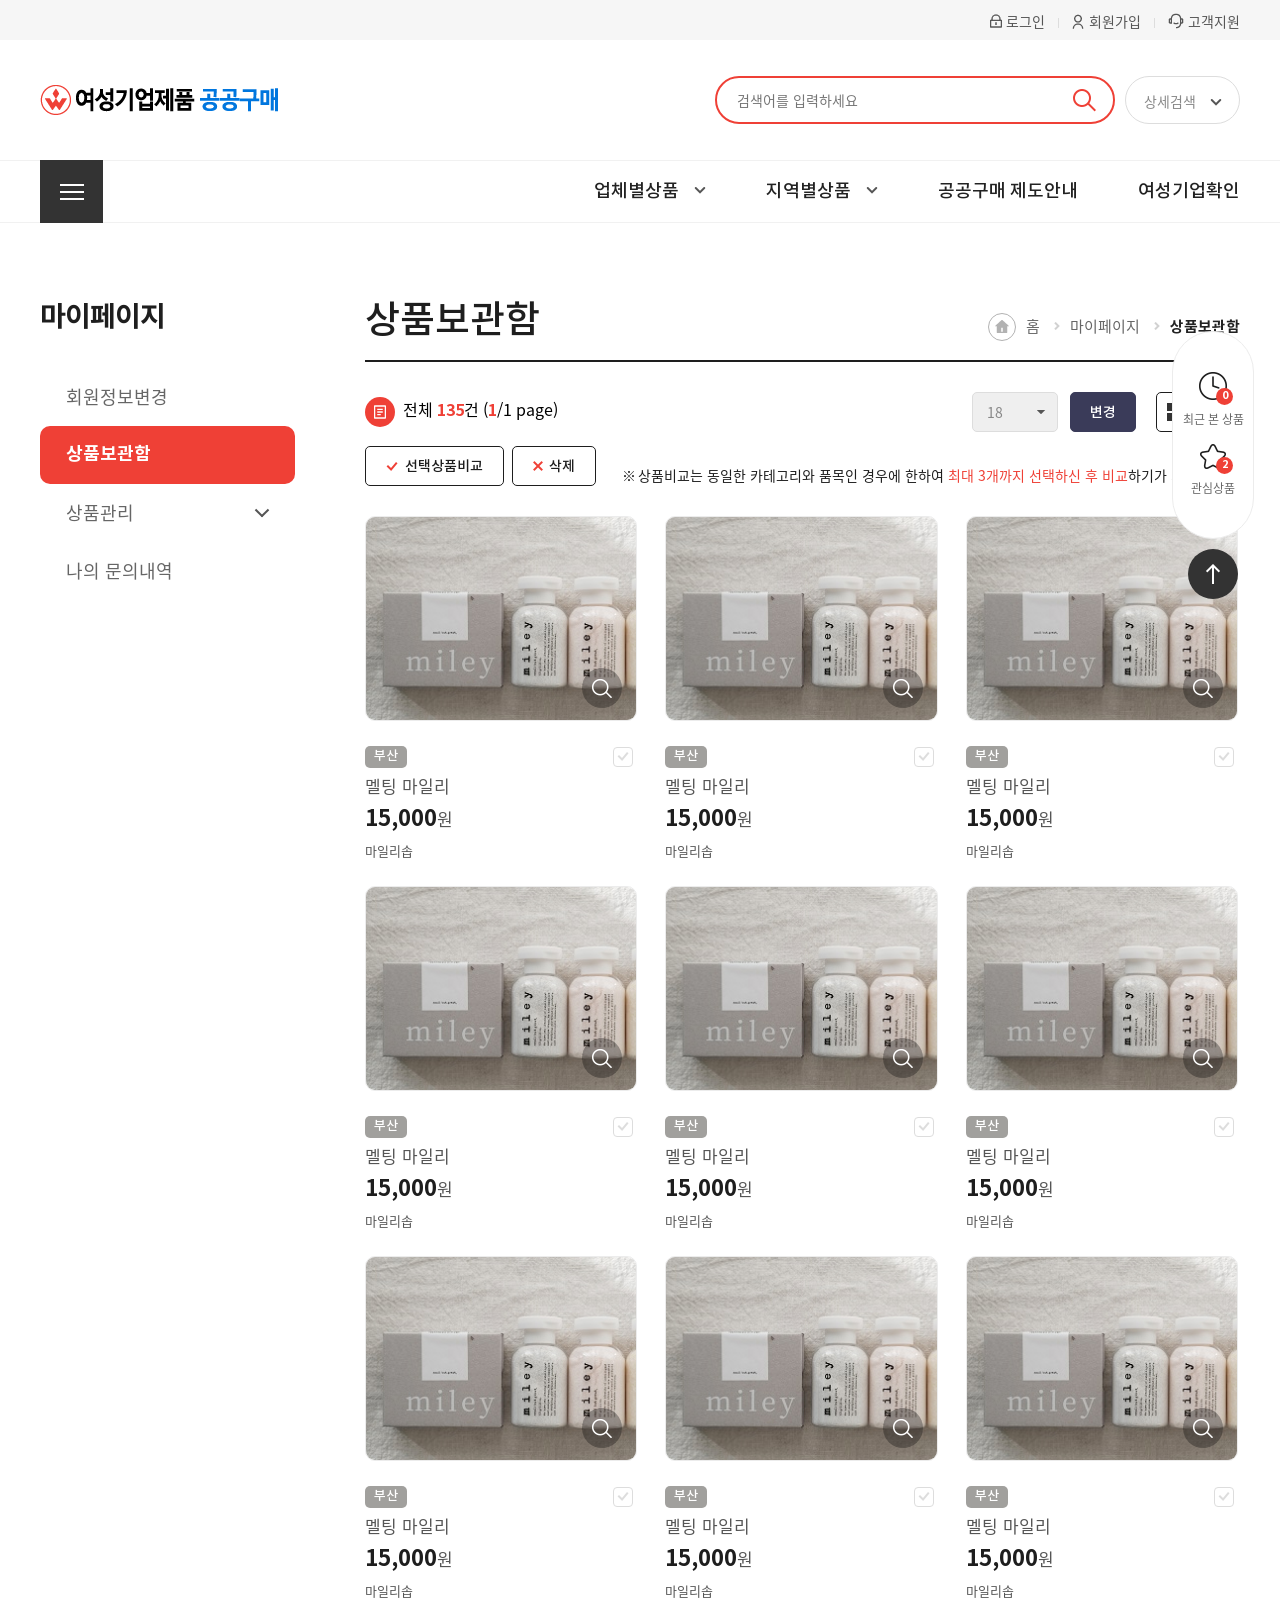
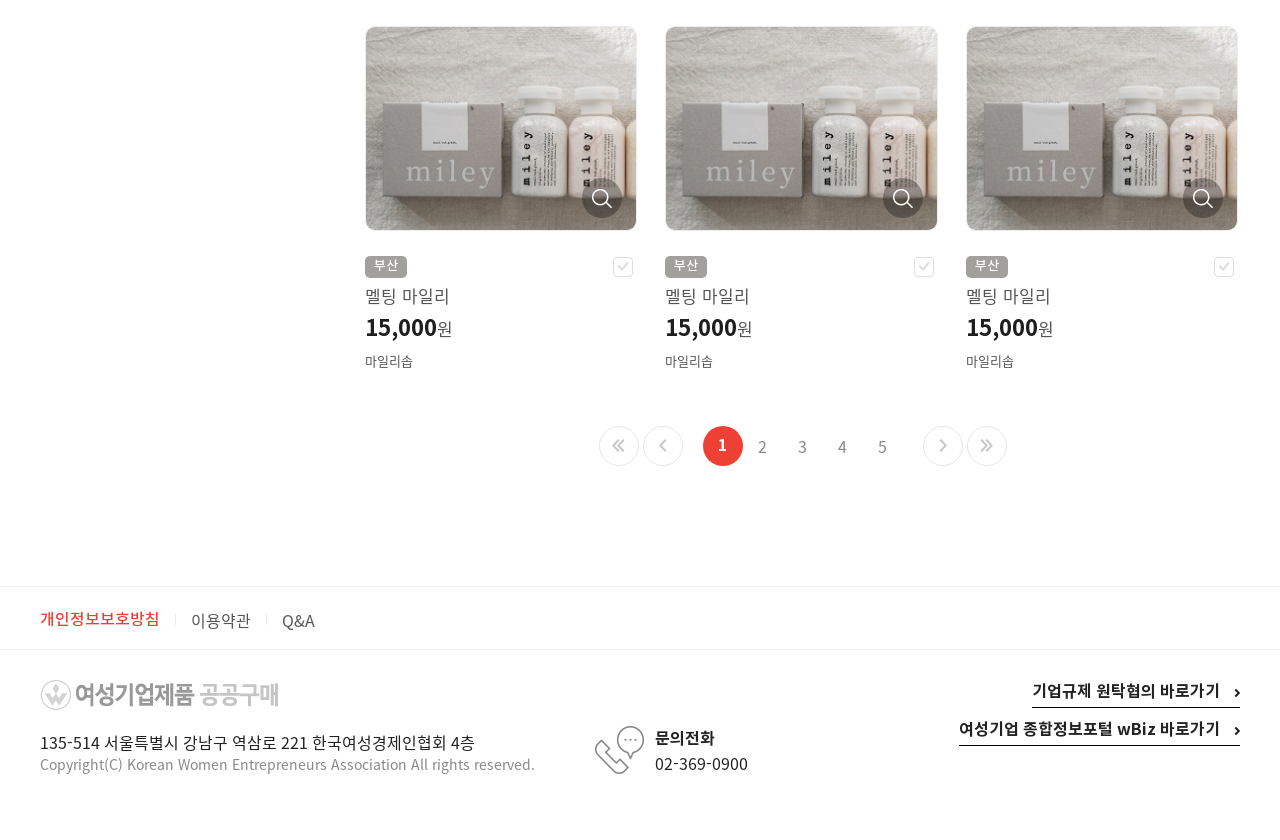
<file: page/tb_1/page/04-02_마이페이지_상품보관함.html>
<!DOCTYPE html>
<html lang="ko">
<head>
    <meta charset="UTF-8">
    <meta name="viewport" content="width=device-width, initial-scale=1.0" />
    <title>여성기업제품 공공구매</title>

    <link rel="stylesheet" type="text/css" href="../css/reset.css">
    <link rel="stylesheet" type="text/css" href="../css/slick.css">
    <link rel="stylesheet" type="text/css" href="../css/common.css">
    <link rel="stylesheet" type="text/css" href="../css/contents.css">

    <script src="../js/lib/jquery-1.12.4.min.js"></script>
    <script src="../js/lib/slick.min.js"></script>
    <script src="../js/ui.js"></script>
    <script src="../js/contents.js"></script>
    <script src="../js/popup.js"></script><!-- 팝업 js -->
</head>
<body>

    <div id="skipNav">
        <p><a href="#contents">본문바로가기</a></p>
        <p><a href="#gnb">주메뉴바로가기</a></p>
    </div>
    
    <div class="mask"></div>

    <div class="fix_menu">
        <ul>
            <li>
                <a href="#">
                    <p class="img">
                        <img src="../img/common/icon_see_product.png" alt="">
                        <em>0</em>
                    </p>
                    <span>최근 본 상품</span>
                </a>
            </li>
            <li>
                <a href="#">
                    <p class="img">
                        <img src="../img/common/icon_favorite_product.png" alt="">
                        <em>2</em>
                    </p>
                    <span>관심상품</span>
                </a>
            </li>
        </ul>
        <button type="button" class="btn_top">
            <span class="icon_top">상단으로</span>
        </button>
    </div><!-- fix_menu -->
    
    <div class="fix_menu_m">
        <ul>
            <li>
                <button type="button" id="btn_see_product">
                    <i class="icon_see_product"></i>
                    <span>최근 본 상품</span>
                </button>
                <div class="see_products">
                    <h5>최근본상품</h5>
                    <div class="products_slider see_products_slider">
                        <div class="fix_slick slider">
                            <div class="item">
                                <!-- .item 9개까지 가능 -->
                                <a href="#"><img src="../img/common/img_fix_products01.jpg" alt=""></a>
                                <a href="#"><img src="../img/common/img_fix_products02.jpg" alt=""></a>
                                <a href="#"><img src="../img/common/img_fix_products03.jpg" alt=""></a>
                                <a href="#"><img src="../img/common/img_fix_products04.jpg" alt=""></a>
                                <a href="#"><img src="../img/common/img_fix_products05.jpg" alt=""></a>
                                <a href="#"><img src="../img/common/img_fix_products06.jpg" alt=""></a>
                                <a href="#"><img src="../img/common/img_fix_products07.jpg" alt=""></a>
                                <a href="#"><img src="../img/common/img_fix_products08.jpg" alt=""></a>
                                <a href="#"><img src="../img/common/img_fix_products09.jpg" alt=""></a>
                            </div>
                            <div class="item">
                                <a href="#"><img src="../img/common/img_fix_products01.jpg" alt=""></a>
                                <a href="#"><img src="../img/common/img_fix_products02.jpg" alt=""></a>
                            </div>
                        </div>
                        <div class="fix_slick_button">
                            <div class="numbering"></div>
                        </div>
                    </div>
                    <button type="button" id="btn_see_products_close" class="btn_products_close">
                        <i class="icon_see_products_close"></i>
                        <span class="blind">최근본상품 닫기</span>
                    </button>
                </div><!-- see_products end -->
            </li>
            <li>
                <button type="button" id="btn_favorite_product">
                    <i class="icon_favorite_product"></i>
                    <span>관심상품</span>
                </button>
                <div class="favorite_products">
                    <h5>관심상품</h5>
                    <div class="products_slider favorite_products_slider">
                        <div class="fix_slick slider">
                            <div class="item">
                                <a href="#"><img src="../img/common/img_fix_products01.jpg" alt=""></a>
                                <a href="#"><img src="../img/common/img_fix_products02.jpg" alt=""></a>
                                <a href="#"><img src="../img/common/img_fix_products03.jpg" alt=""></a>
                                <a href="#"><img src="../img/common/img_fix_products04.jpg" alt=""></a>
                            </div>
                        </div>
                        <div class="fix_slick_button">
                            <div class="numbering"></div>
                        </div>
                    </div>
                    <button type="button" id="btn_favorite_products_close" class="btn_products_close">
                        <i class="icon_favorite_products_close"></i>
                        <span class="blind">관심상품 닫기</span>
                    </button>
                </div><!-- favorite_products end -->
            </li>
            <li>
                <a href="#" id="btn_top_m">
                    <i class="icon_top_m"></i>
                    <span>Top</span>
                </a>
            </li>
        </ul>
    </div><!-- fix_menu_m end -->

    <header>
        <div class="header_top">
            <div class="header_top_inner">
                <!-- 로그인 전  start-->
                <a href="#" class="login"><span>로그인</span></a>
                <a href="#" class="join"><span>회원가입</span></a>
                <!-- 로그인 전 end -->
                <!-- 로그인 후 start -->
                <!-- 
                <a href="#" class="logout"><span>로그아웃</span></a>
                <a href="#" class="mypage"><span>마이페이지</span></a>
                <a href="#" class="cart"><span>상품보관함</span></a> 
                -->
                <!-- 로그인 후 end -->
                <a href="#" class="qna"><span>고객지원</span></a>
            </div>
        </div><!-- header_top end -->
        <div class="header_body">
            <div class="header_body_inner">
                <h1 id="logo">
                    <a href="#">
                        <img src="../img/common/logo.png" alt="여성기업제품 공공구매" class="logo_pc">
                        <img src="../img/common/logo_m.png" alt="여성기업제품 공공구매" class="logo_m">
                    </a>
                </h1>
                <div class="btn_mgnb_open"></div>
                <button type="button" class="btn_mgnb_open">
                    <span class="icon_mgnb_open">전체카테고리 열기</span>
                </button>
                <div id="search">
                    <div id="primary_search">
                        <form>
                            <fieldset>
                                <legend class="blind">통합검색</legend>
                                <div class="keyword_group">
                                    <input type="text" class="keyword" title="검색어입력폼" placeholder="검색어를 입력하세요">
                                    <button type="submit" class="btn_search_primary">
                                        <i class="icon_search_primary"></i>
                                        <span class="blind">검색</span>
                                    </button>
                                </div>
                            </fieldset>
                        </form>
                    </div><!-- primary_search end -->
                    <div class="detail_search">
                        <button type="button" id="detail_search_open">
                            상세검색<i class="icon_arr"></i>
                        </button>
                        <div class="detail_search_wrap">
                            <div class="text">
                                <h4>상세검색</h4>
                                <p>공공기관의 여성기업제품 구매시<br class="mobileShow"> 검색기능을 활용하여 쉽게 물품을 찾으세요</p>
                            </div>
                            <div class="detail_search_body">
                                <ul class="detail_search_list">
                                    <li>
                                        <strong>카테고리별</strong>
                                        <div class="form_group">
                                            <select title="첫번째 분류 선택">
                                                <option value="">카테고리를 선택하세요</option>
                                            </select>
                                            <select title="두번째 분류 선택">
                                                <option value="">카테고리를 선택하세요</option>
                                            </select>
                                            <select title="세번째 분류 선택">
                                                <option value="">카테고리를 선택하세요</option>
                                            </select>
                                            <select title="네번째 분류 선택">
                                                <option value="">카테고리를 선택하세요</option>
                                            </select>
                                        </div>
                                    </li>
                                    <li>
                                        <strong>지역별</strong>
                                        <div class="form_group">
                                            <select title="지역 선택">
                                                <option value="">지역을 선택하세요</option>
                                            </select>
                                        </div>
                                    </li>
                                    <li>
                                        <strong>기업명</strong>
                                        <div class="form_group">
                                            <input type="text" class="form_input" title="기업명입력폼" placeholder="기업명을 입력 하세요">
                                        </div>
                                    </li>
                                    <li>
                                        <strong>제품명</strong>
                                        <div class="form_group">
                                            <input type="text" class="form_input" title="제품명입력폼" placeholder="제품명을 입력 하세요">
                                        </div>
                                    </li>
                                </ul>
                                <div class="btn_detail_group">
                                    <a href="#" class="btn_search_detail">검색하기</a>
                                    <a href="#" class="btn_search_detail_reset"><i class="icon_search_detail_reset"></i>검색 초기화</a>
                                </div>
                            </div><!-- detail_search_body end -->
                            <button type="button" id="btn_detail_search_close">
                                <i class="icon_detail_search_close"></i>
                                <span class="blind">상세검색 닫기</span>
                            </button>
                        </div><!-- detail_search_wrap end -->
                    </div><!-- detail_search end -->
                </div><!-- search end -->
            </div><!-- header_body_inner end -->
        </div><!-- header_body end -->
        <div class="header_gnb">
            <div class="header_gnb_inner">
                <div id="sitemap">
                    <button type="button" id="btn_sitemap_open">
                        <span class="icon_sitemap_open">전체카테고리 열기</span>
                    </button>
                    <div class="sitemap_list">
                        <div class="sitemap_list_inner">
                            <ul class="depth01">
                                <li><a href="#">물품</a></li>
                                <li><a href="#">용역</a></li>
                                <li><a href="#">공사</a></li>
                            </ul>
                            <ul class="depth02">
                                <li><a href="#">건자재</a></li>
                                <li><a href="#">기계/설비</a></li>
                                <li><a href="#">사무/가전/가구</a></li>
                                <li><a href="#">섬유/고무/광석</a></li>
                                <li><a href="#">전기/시험/계측</a></li>
                                <li><a href="#">화학/소방/안전/위생</a></li>
                                <li><a href="#">전자/정보/통신</a></li>
                                <li><a href="#">스포츠/악기/교구</a></li>
                                <li><a href="#">의약품/의료기기</a></li>
                                <li><a href="#">인쇄/출판/사진</a></li>
                                <li><a href="#">운송기구및액세서리와부품</a></li>
                                <li><a href="#">의류/가방/개인관리용품</a></li>
                                <li><a href="#">시계/보석/원석제품</a></li>
                                <li><a href="#">식음료품및담배제품</a></li>
                                <li><a href="#">제조부품</a></li>
                            </ul>
                            <ul class="depth03">
                                <li><a href="#">콘크리트/시멘트및플라스터</a></li>
                                <li><a href="#">기본건축자재</a></li>
                                <li><a href="#">건축용블록벽돌및타일</a></li>
                                <li><a href="#">도로포장및조경재</a></li>
                                <li><a href="#">창호및유리</a></li>
                                <li><a href="#">외장마감재</a></li>
                                <li><a href="#">영구구조물</a></li>
                                <li><a href="#">조립식건물</a></li>
                                <li><a href="#">내장마감재</a></li>
                            </ul>
                            <ul class="depth04">
                                <li><a href="#">콘크리트/시멘트및플라스터</a></li>
                                <li><a href="#">기본건축자재</a></li>
                                <li><a href="#">건축용블록벽돌및타일</a></li>
                                <li><a href="#">도로포장및조경재</a></li>
                                <li><a href="#">창호및유리</a></li>
                                <li><a href="#">외장마감재</a></li>
                            </ul>
                            <button type="button" id="btn_sitemap_close">
                                <i class="icon_sitemap_close"></i>
                                <span class="blind">전체카테고리 닫기</span>
                            </button>
                        </div>
                    </div><!-- sitemap_list end -->
                </div><!-- sitemap end -->
                <div class="mgnb_top">
                    <h1><img src="../img/common/mgnb_logo.png" alt="여성기업제품 공공구매"></h1>
                    <button type="button" id="btn_mgnb_close">
                        <span class="icon_mgnb_close">전체카테고리 닫기</span>
                    </button>
                </div><!-- mgnb_top end -->
                <ul class="menu_list">
                    <li class="mgnb">
                        <a href="#">전체카테고리</a>
                        <div id="gnb">
                            <ul>
                                <li class="on">
                                    <a href="#">물품</a>
                                    <ul>
                                        <li>
                                            <a href="#">건자재</a>
                                            <ul>
                                                <li><a href="#">3뎁스</a></li>
                                                <li><a href="#">3뎁스</a></li>
                                                <li><a href="#">3뎁스</a></li>
                                            </ul>
                                        </li>
                                        <li>
                                            <a href="#">기계/설비</a>
                                            <ul>
                                                <li><a href="#">3뎁스</a></li>
                                                <li><a href="#">3뎁스</a></li>
                                                <li><a href="#">3뎁스</a></li>
                                            </ul>
                                        </li>
                                        <li><a href="#">사무/가전/가구</a></li>
                                        <li><a href="#">섬유/고무/광석</a></li>
                                        <li><a href="#">전기/시험/계측</a></li>
                                        <li><a href="#">화학/소방/안전/위생</a></li>
                                        <li><a href="#">전자/정보/통신</a></li>
                                        <li><a href="#">스포츠/악기/교구</a></li>
                                        <li><a href="#">의약품/의료기기</a></li>
                                        <li><a href="#">인쇄/출판/사진</a></li>
                                        <li><a href="#">운송기구및액세서리와부품</a></li>
                                        <li><a href="#">의류/가방/개인관리용품</a></li>
                                        <li><a href="#">시계/보석/원석제품</a></li>
                                        <li><a href="#">식음료품및담배제품</a></li>
                                        <li><a href="#">제조부품</a></li>
                                    </ul>
                                </li>
                                <li>
                                    <a href="#">용역</a>
                                    <ul>
                                        <li><a href="#">메뉴1</a></li>
                                        <li><a href="#">메뉴2</a></li>
                                        <li><a href="#">메뉴3</a></li>
                                    </ul>
                                </li>
                                <li>
                                    <a href="#">공사</a>
                                    <ul>
                                        <li><a href="#">메뉴4</a></li>
                                        <li><a href="#">메뉴5</a></li>
                                        <li><a href="#">메뉴6</a></li>
                                    </ul>
                                </li>
                            </ul>
                        </div><!-- gnb end -->
                    </li><!-- mgnb end -->
                    <li>
                        <a href="#" id="btn_txttype_open">업체별상품</a>
                        <div class="txttype">
                            <div class="txttype_top">
                                <div class="txttype_all"><a href="#" class="on">전체</a></div>
                                <div class="txttype_text">
                                    <div class="txttype_ko">
                                        <a href="#">ㄱ</a>
                                        <a href="#">ㄴ</a>
                                        <a href="#">ㄷ</a>
                                        <a href="#">ㄹ</a>
                                        <a href="#">ㅁ</a>
                                        <a href="#">ㅂ</a>
                                        <a href="#">ㅅ</a>
                                        <a href="#">ㅇ</a>
                                        <a href="#">ㅈ</a>
                                        <a href="#">ㅊ</a>
                                        <a href="#">ㅋ</a>
                                        <a href="#">ㅌ</a>
                                        <a href="#">ㅍ</a>
                                        <a href="#">ㅎ</a>
                                    </div>
                                    <div class="txttype_en">
                                        <a href="#">A</a>
                                        <a href="#">B</a>
                                        <a href="#">C</a>
                                        <a href="#">D</a>
                                        <a href="#">E</a>
                                        <a href="#">F</a>
                                        <a href="#">G</a>
                                        <a href="#">H</a>
                                        <a href="#">I</a>
                                        <a href="#">J</a>
                                        <a href="#">K</a>
                                        <a href="#">L</a>
                                        <a href="#">M</a>
                                        <a href="#">N</a>
                                        <a href="#">O</a>
                                        <a href="#">P</a>
                                        <a href="#">Q</a>
                                        <a href="#">R</a>
                                        <a href="#">S</a>
                                        <a href="#">T</a>
                                        <a href="#">U</a>
                                        <a href="#">V</a>
                                        <a href="#">W</a>
                                        <a href="#">X</a>
                                        <a href="#">Y</a>
                                        <a href="#">Z</a>
                                    </div>
                                </div><!-- txttype_text end -->
                            </div><!-- txttype_top end -->
                            <div class="txttype_list">
                                <ul>
                                    <li><a href="#">(주)RMG</a></li>
                                    <li><a href="#">감자이모</a></li>
                                    <li><a href="#">그리다(Gurida)</a></li>
                                    <li><a href="#">꿈길자공감연구소</a></li>
                                    <li><a href="#">농업회사법인(주)녹산에프엔티</a></li>
                                    <li><a href="#">(주)디지털인더스</a></li>
                                    <li><a href="#">(주)경원</a></li>
                                    <li><a href="#">그린컴퍼니</a></li>
                                    <li><a href="#">(주)꿈제작소</a></li>
                                    <li><a href="#">농업회사법인 아이파머스(주)</a></li>
                                    <li><a href="#">가나판촉물기념품</a></li>
                                    <li><a href="#">글로벌 이스트 코리아</a></li>
                                    <li><a href="#">농업회사법인 참좋은 파머 주식회사</a></li>
                                    <li><a href="#">(주)RMG</a></li>
                                    <li><a href="#">감자이모</a></li>
                                    <li><a href="#">그리다(Gurida)</a></li>
                                    <li><a href="#">꿈길자공감연구소</a></li>
                                    <li><a href="#">농업회사법인(주)녹산에프엔티</a></li>
                                    <li><a href="#">(주)디지털인더스</a></li>
                                    <li><a href="#">(주)경원</a></li>
                                    <li><a href="#">그린컴퍼니</a></li>
                                    <li><a href="#">(주)꿈제작소</a></li>
                                    <li><a href="#">농업회사법인 아이파머스(주)</a></li>
                                    <li><a href="#">가나판촉물기념품</a></li>
                                    <li><a href="#">글로벌 이스트 코리아</a></li>
                                    <li><a href="#">농업회사법인 참좋은 파머 주식회사</a></li>
                                </ul>
                            </div>
                            <button type="button" id="btn_txttype_close" class="btn_type_close">
                                <i class="icon_txttype_close"></i>
                                <span class="blind">업체별상품 닫기</span>
                            </button>
                        </div><!-- txttype end -->
                    </li>
                    <li>
                        <a href="#" id="btn_localtype_open">지역별상품</a>
                        <div class="localtype">
                            <ul>
                                <li><a href="#">서울</a></li>
                                <li><a href="#">충북</a></li>
                                <li><a href="#">부산</a></li>
                                <li><a href="#">전북</a></li>
                                <li><a href="#">대구경북</a></li>
                                <li><a href="#">경남</a></li>
                                <li><a href="#">광주</a></li>
                                <li><a href="#">제주</a></li>
                                <li><a href="#">대전</a></li>
                                <li><a href="#">세종충남</a></li>
                                <li><a href="#">인천</a></li>
                                <li><a href="#">전남</a></li>
                                <li><a href="#">울산</a></li>
                                <li><a href="#">경기북부</a></li>
                                <li><a href="#">강원</a></li>
                                <li><a href="#">본회</a></li>
                                <li><a href="#">경기</a></li>
                            </ul>
                            <button type="button" id="btn_localtype_close" class="btn_type_close">
                                <i class="icon_localtype_close"></i>
                                <span class="blind">지역별상품 닫기</span>
                            </button>
                        </div><!-- localtype end -->
                    </li>
                    <li>
                        <a href="#">공공구매 제도안내</a>
                    </li>
                    <li>
                        <a href="#">여성기업확인</a>
                    </li>
                </ul>
            </div><!-- header_gnb_inner end -->
        </div><!-- header_gnb end -->
    </header>

    <div id="container">

        <div class="sidebar">
            <h3 class="sidebar_title">마이페이지</h3>
            <div id="lnb">
                <ul>
                    <li><a href="#">회원정보변경</a></li>
                    <li class="on"><a href="#">상품보관함</a></li>
                    <li>
                        <a href="#">상품관리</a>
                        <ul>
                            <li><a href="#">상품등록</a></li>
                            <li><a href="#">상품조회</a></li>
                            <li><a href="#">홍보신청</a></li>
                            <li><a href="#">문의/견적요청</a></li>
                        </ul>
                    </li>
                    <li><a href="#">나의 문의내역</a></li>
                </ul>
            </div><!-- lnb end -->
        </div><!-- sidebar end -->

        <div id="contents">
            <div class="page_top">
                <h4 class="page_title">상품보관함</h4>
                <ol class="page_navigation">
                    <li><a href="#">홈</a></li>
                    <li><span>마이페이지</span></li>
                    <li><span>상품보관함</span></li>
                </ol>
            </div><!-- page_top end -->

            <div class="board_header mt30">
                <p class="total">전체 <strong>135</strong>건 (<strong>1</strong>/1 page)</p>
                <div class="board_num">
                    <div>
                        <select title="페이지당 목록갯수 선택">
                            <option value="">18</option>
                        </select>
                        <button type="button" class="btn btn_sm btn_bg03 btn_radius">변경</button>
                    </div>
                    <div class="list_type">
                        <button type="button" class="btn_view_type_thumb on">이미지형 상품보기</button>
                        <button type="button" class="btn_view_type_list">목록형 상품보기</button>
                    </div>
                </div>
            </div><!-- board_header end -->

            <div class="product_compare_info">
                <div class="btn_area">
                    <a href="#layer_product_compare" class="btn btn_radius js_layer_open btn_compare"><i></i>선택상품비교</a>
                    <a href="#" class="btn btn_radius btn_delete"><i></i>삭제</a>
                </div>
                <p>상품비교는 동일한 카테고리와 품목인 경우에 한하여 <span class="strong_txt1">최대 3개까지 선택하신 후 비교</span>하기가 가능합니다.</p>
            </div><!-- product_compare_info end -->

            <div class="product_list">
                <div class="view_type_thumb on">
                    <ul>
                        <li>
                            <div class="thumb">
                                <a href="#">
                                    <div class="img">
                                        <div class="bg" style="background-image: url(../img/contents/cart_ex_img.jpg);"></div>
                                    </div>
                                </a>
                                <div class="thumb_btn">
                                    <a href="#layer_product_preview" class="btn btn_radius btn_view js_layer_open btn_product_preview">요약보기</a>
                                </div>
                            </div>
                            <div class="text">
                                <p class="local">부산</p>
                                <p class="check_box">
                                    <input type="checkbox" id="productthumb01">
                                    <label for="productthumb01"><span class="txthidden">선택</span></label>
                                </p>
                                <a href="#" class="name">멜팅 마일리</a>
                                <p class="price"><strong>15,000</strong>원</p>
                                <p class="company">마일리솝</p>
                            </div>
                        </li>
                        <li>
                            <div class="thumb">
                                <a href="#">
                                    <div class="img">
                                        <div class="bg" style="background-image: url(../img/contents/cart_ex_img.jpg);"></div>
                                    </div>
                                </a>
                                <div class="thumb_btn">
                                    <a href="#layer_product_preview" class="btn btn_radius btn_view js_layer_open btn_product_preview">요약보기</a>
                                </div>
                            </div>
                            <div class="text">
                                <p class="local">부산</p>
                                <p class="check_box">
                                    <input type="checkbox" id="productthumb02">
                                    <label for="productthumb02"><span class="txthidden">선택</span></label>
                                </p>
                                <a href="#" class="name">멜팅 마일리</a>
                                <p class="price"><strong>15,000</strong>원</p>
                                <p class="company">마일리솝</p>
                            </div>
                        </li>
                        <li>
                            <div class="thumb">
                                <a href="#">
                                    <div class="img">
                                        <div class="bg" style="background-image: url(../img/contents/cart_ex_img.jpg);"></div>
                                    </div>
                                </a>
                                <div class="thumb_btn">
                                    <a href="#layer_product_preview" class="btn btn_radius btn_view js_layer_open btn_product_preview">요약보기</a>
                                </div>
                            </div>
                            <div class="text">
                                <p class="local">부산</p>
                                <p class="check_box">
                                    <input type="checkbox" id="productthumb03">
                                    <label for="productthumb03"><span class="txthidden">선택</span></label>
                                </p>
                                <a href="#" class="name">멜팅 마일리</a>
                                <p class="price"><strong>15,000</strong>원</p>
                                <p class="company">마일리솝</p>
                            </div>
                        </li>
                        <li>
                            <div class="thumb">
                                <a href="#">
                                    <div class="img">
                                        <div class="bg" style="background-image: url(../img/contents/cart_ex_img.jpg);"></div>
                                    </div>
                                </a>
                                <div class="thumb_btn">
                                    <a href="#layer_product_preview" class="btn btn_radius btn_view js_layer_open btn_product_preview">요약보기</a>
                                </div>
                            </div>
                            <div class="text">
                                <p class="local">부산</p>
                                <p class="check_box">
                                    <input type="checkbox" id="productthumb04">
                                    <label for="productthumb04"><span class="txthidden">선택</span></label>
                                </p>
                                <a href="#" class="name">멜팅 마일리</a>
                                <p class="price"><strong>15,000</strong>원</p>
                                <p class="company">마일리솝</p>
                            </div>
                        </li>
                        <li>
                            <div class="thumb">
                                <a href="#">
                                    <div class="img">
                                        <div class="bg" style="background-image: url(../img/contents/cart_ex_img.jpg);"></div>
                                    </div>
                                </a>
                                <div class="thumb_btn">
                                    <a href="#layer_product_preview" class="btn btn_radius btn_view js_layer_open btn_product_preview">요약보기</a>
                                </div>
                            </div>
                            <div class="text">
                                <p class="local">부산</p>
                                <p class="check_box">
                                    <input type="checkbox" id="productthumb05">
                                    <label for="productthumb05"><span class="txthidden">선택</span></label>
                                </p>
                                <a href="#" class="name">멜팅 마일리</a>
                                <p class="price"><strong>15,000</strong>원</p>
                                <p class="company">마일리솝</p>
                            </div>
                        </li>
                        <li>
                            <div class="thumb">
                                <a href="#">
                                    <div class="img">
                                        <div class="bg" style="background-image: url(../img/contents/cart_ex_img.jpg);"></div>
                                    </div>
                                </a>
                                <div class="thumb_btn">
                                    <a href="#layer_product_preview" class="btn btn_radius btn_view js_layer_open btn_product_preview">요약보기</a>
                                </div>
                            </div>
                            <div class="text">
                                <p class="local">부산</p>
                                <p class="check_box">
                                    <input type="checkbox" id="productthumb06">
                                    <label for="productthumb06"><span class="txthidden">선택</span></label>
                                </p>
                                <a href="#" class="name">멜팅 마일리</a>
                                <p class="price"><strong>15,000</strong>원</p>
                                <p class="company">마일리솝</p>
                            </div>
                        </li>
                        <li>
                            <div class="thumb">
                                <a href="#">
                                    <div class="img">
                                        <div class="bg" style="background-image: url(../img/contents/cart_ex_img.jpg);"></div>
                                    </div>
                                </a>
                                <div class="thumb_btn">
                                    <a href="#layer_product_preview" class="btn btn_radius btn_view js_layer_open btn_product_preview">요약보기</a>
                                </div>
                            </div>
                            <div class="text">
                                <p class="local">부산</p>
                                <p class="check_box">
                                    <input type="checkbox" id="productthumb07">
                                    <label for="productthumb07"><span class="txthidden">선택</span></label>
                                </p>
                                <a href="#" class="name">멜팅 마일리</a>
                                <p class="price"><strong>15,000</strong>원</p>
                                <p class="company">마일리솝</p>
                            </div>
                        </li>
                        <li>
                            <div class="thumb">
                                <a href="#">
                                    <div class="img">
                                        <div class="bg" style="background-image: url(../img/contents/cart_ex_img.jpg);"></div>
                                    </div>
                                </a>
                                <div class="thumb_btn">
                                    <a href="#layer_product_preview" class="btn btn_radius btn_view js_layer_open btn_product_preview">요약보기</a>
                                </div>
                            </div>
                            <div class="text">
                                <p class="local">부산</p>
                                <p class="check_box">
                                    <input type="checkbox" id="productthumb08">
                                    <label for="productthumb08"><span class="txthidden">선택</span></label>
                                </p>
                                <a href="#" class="name">멜팅 마일리</a>
                                <p class="price"><strong>15,000</strong>원</p>
                                <p class="company">마일리솝</p>
                            </div>
                        </li>
                        <li>
                            <div class="thumb">
                                <a href="#">
                                    <div class="img">
                                        <div class="bg" style="background-image: url(../img/contents/cart_ex_img.jpg);"></div>
                                    </div>
                                </a>
                                <div class="thumb_btn">
                                    <a href="#layer_product_preview" class="btn btn_radius btn_view js_layer_open btn_product_preview">요약보기</a>
                                </div>
                            </div>
                            <div class="text">
                                <p class="local">부산</p>
                                <p class="check_box">
                                    <input type="checkbox" id="productthumb09">
                                    <label for="productthumb09"><span class="txthidden">선택</span></label>
                                </p>
                                <a href="#" class="name">멜팅 마일리</a>
                                <p class="price"><strong>15,000</strong>원</p>
                                <p class="company">마일리솝</p>
                            </div>
                        </li>
                        <li>
                            <div class="thumb">
                                <a href="#">
                                    <div class="img">
                                        <div class="bg" style="background-image: url(../img/contents/cart_ex_img.jpg);"></div>
                                    </div>
                                </a>
                                <div class="thumb_btn">
                                    <a href="#layer_product_preview" class="btn btn_radius btn_view js_layer_open btn_product_preview">요약보기</a>
                                </div>
                            </div>
                            <div class="text">
                                <p class="local">부산</p>
                                <p class="check_box">
                                    <input type="checkbox" id="productthumb10">
                                    <label for="productthumb10"><span class="txthidden">선택</span></label>
                                </p>
                                <a href="#" class="name">멜팅 마일리</a>
                                <p class="price"><strong>15,000</strong>원</p>
                                <p class="company">마일리솝</p>
                            </div>
                        </li>
                        <li>
                            <div class="thumb">
                                <a href="#">
                                    <div class="img">
                                        <div class="bg" style="background-image: url(../img/contents/cart_ex_img.jpg);"></div>
                                    </div>
                                </a>
                                <div class="thumb_btn">
                                    <a href="#layer_product_preview" class="btn btn_radius btn_view js_layer_open btn_product_preview">요약보기</a>
                                </div>
                            </div>
                            <div class="text">
                                <p class="local">부산</p>
                                <p class="check_box">
                                    <input type="checkbox" id="productthumb11">
                                    <label for="productthumb11"><span class="txthidden">선택</span></label>
                                </p>
                                <a href="#" class="name">멜팅 마일리</a>
                                <p class="price"><strong>15,000</strong>원</p>
                                <p class="company">마일리솝</p>
                            </div>
                        </li>
                        <li>
                            <div class="thumb">
                                <a href="#">
                                    <div class="img">
                                        <div class="bg" style="background-image: url(../img/contents/cart_ex_img.jpg);"></div>
                                    </div>
                                </a>
                                <div class="thumb_btn">
                                    <a href="#layer_product_preview" class="btn btn_radius btn_view js_layer_open btn_product_preview">요약보기</a>
                                </div>
                            </div>
                            <div class="text">
                                <p class="local">부산</p>
                                <p class="check_box">
                                    <input type="checkbox" id="productthumb12">
                                    <label for="productthumb12"><span class="txthidden">선택</span></label>
                                </p>
                                <a href="#" class="name">멜팅 마일리</a>
                                <p class="price"><strong>15,000</strong>원</p>
                                <p class="company">마일리솝</p>
                            </div>
                        </li>
                    </ul>
                </div><!-- view_type_thumb end -->
                <div class="view_type_list">
                    <ul>
                        <li>
                            <div class="thumb">
                                <a href="#">
                                    <div class="img">
                                        <div class="bg" style="background-image: url(../img/contents/cart_ex_img.jpg);"></div>
                                    </div>
                                </a>
                                <div class="thumb_btn">
                                    <a href="#layer_product_preview" class="btn btn_radius btn_view js_layer_open btn_product_preview">요약보기</a>
                                </div>
                            </div>
                            <div class="text">
                                <div class="company_info">
                                    <p class="local">부산</p>
                                    <a href="#" class="name">멜팅 마일리</a>
                                    <p class="m_price"><strong>15,000</strong>원</p>
                                    <p class="company">마일리솝</p>
                                </div>
                                <p class="price"><strong>15,000</strong>원</p>
                                <p class="check_box">
                                    <input type="checkbox" id="productlist01">
                                    <label for="productlist01"><span class="txthidden">선택</span></label>
                                </p>
                            </div>
                        </li>
                        <li>
                            <div class="thumb">
                                <a href="#">
                                    <div class="img">
                                        <div class="bg" style="background-image: url(../img/contents/cart_ex_img.jpg);"></div>
                                    </div>
                                </a>
                                <div class="thumb_btn">
                                    <a href="#layer_product_preview" class="btn btn_radius btn_view js_layer_open btn_product_preview">요약보기</a>
                                </div>
                            </div>
                            <div class="text">
                                <div class="company_info">
                                    <p class="local">부산</p>
                                    <a href="#" class="name">멜팅 마일리</a>
                                    <p class="m_price"><strong>15,000</strong>원</p>
                                    <p class="company">마일리솝</p>
                                </div>
                                <p class="price"><strong>15,000</strong>원</p>
                                <p class="check_box">
                                    <input type="checkbox" id="productlist02">
                                    <label for="productlist02"><span class="txthidden">선택</span></label>
                                </p>
                            </div>
                        </li>
                        <li>
                            <div class="thumb">
                                <a href="#">
                                    <div class="img">
                                        <div class="bg" style="background-image: url(../img/contents/cart_ex_img.jpg);"></div>
                                    </div>
                                </a>
                                <div class="thumb_btn">
                                    <a href="#layer_product_preview" class="btn btn_radius btn_view js_layer_open btn_product_preview">요약보기</a>
                                </div>
                            </div>
                            <div class="text">
                                <div class="company_info">
                                    <p class="local">부산</p>
                                    <a href="#" class="name">멜팅 마일리</a>
                                    <p class="m_price"><strong>15,000</strong>원</p>
                                    <p class="company">마일리솝</p>
                                </div>
                                <p class="price"><strong>15,000</strong>원</p>
                                <p class="check_box">
                                    <input type="checkbox" id="productlist03">
                                    <label for="productlist03"><span class="txthidden">선택</span></label>
                                </p>
                            </div>
                        </li>
                        <li>
                            <div class="thumb">
                                <a href="#">
                                    <div class="img">
                                        <div class="bg" style="background-image: url(../img/contents/cart_ex_img.jpg);"></div>
                                    </div>
                                </a>
                                <div class="thumb_btn">
                                    <a href="#layer_product_preview" class="btn btn_radius btn_view js_layer_open btn_product_preview">요약보기</a>
                                </div>
                            </div>
                            <div class="text">
                                <div class="company_info">
                                    <p class="local">부산</p>
                                    <a href="#" class="name">멜팅 마일리</a>
                                    <p class="m_price"><strong>15,000</strong>원</p>
                                    <p class="company">마일리솝</p>
                                </div>
                                <p class="price"><strong>15,000</strong>원</p>
                                <p class="check_box">
                                    <input type="checkbox" id="productlist04">
                                    <label for="productlist04"><span class="txthidden">선택</span></label>
                                </p>
                            </div>
                        </li>
                        <li>
                            <div class="thumb">
                                <a href="#">
                                    <div class="img">
                                        <div class="bg" style="background-image: url(../img/contents/cart_ex_img.jpg);"></div>
                                    </div>
                                </a>
                                <div class="thumb_btn">
                                    <a href="#layer_product_preview" class="btn btn_radius btn_view js_layer_open btn_product_preview">요약보기</a>
                                </div>
                            </div>
                            <div class="text">
                                <div class="company_info">
                                    <p class="local">부산</p>
                                    <a href="#" class="name">멜팅 마일리</a>
                                    <p class="m_price"><strong>15,000</strong>원</p>
                                    <p class="company">마일리솝</p>
                                </div>
                                <p class="price"><strong>15,000</strong>원</p>
                                <p class="check_box">
                                    <input type="checkbox" id="productlist05">
                                    <label for="productlist05"><span class="txthidden">선택</span></label>
                                </p>
                            </div>
                        </li>
                        <li>
                            <div class="thumb">
                                <a href="#">
                                    <div class="img">
                                        <div class="bg" style="background-image: url(../img/contents/cart_ex_img.jpg);"></div>
                                    </div>
                                </a>
                                <div class="thumb_btn">
                                    <a href="#layer_product_preview" class="btn btn_radius btn_view js_layer_open btn_product_preview">요약보기</a>
                                </div>
                            </div>
                            <div class="text">
                                <div class="company_info">
                                    <p class="local">부산</p>
                                    <a href="#" class="name">멜팅 마일리</a>
                                    <p class="m_price"><strong>15,000</strong>원</p>
                                    <p class="company">마일리솝</p>
                                </div>
                                <p class="price"><strong>15,000</strong>원</p>
                                <p class="check_box">
                                    <input type="checkbox" id="productlist06">
                                    <label for="productlist06"><span class="txthidden">선택</span></label>
                                </p>
                            </div>
                        </li>
                    </ul>
                </div><!-- view_type_list end -->
            </div><!-- product_list end -->
            <div class="paging"> 
                <a href="#" class="page_first">처음 목록</a>
                <a href="#" class="page_prev">이전</a>
                <strong>1</strong>
                <a href="#" title="2 페이지">2</a>
                <a href="#" title="3 페이지">3</a>
                <a href="#" title="4 페이지">4</a>
                <a href="#" title="5 페이지">5</a>
                <a href="#" class="page_next">다음</a>
                <a href="#" class="page_last">마지막 목록</a>
            </div>
            <div class="paging_m"> 
                <a href="#" class="page_first">처음 목록</a>
                <a href="#" class="page_prev">이전</a>
                <p><strong>1</strong>/100</p>
                <a href="#" class="page_next">다음</a>
                <a href="#" class="page_last">마지막 목록</a>
            </div>
        
        </div><!-- contents end -->
    </div><!-- container end -->

    <footer>
        <div class="footer_menu">
            <ul>
                <li><a href="#" class="strong_txt1 fm">개인정보보호방침</a></li>
                <li><a href="#">이용약관</a></li>
                <li><a href="#">Q&A</a></li>
            </ul>
        </div><!-- footer_menu end -->
        <div class="footer_body">
            <div class="footer_info">
                <div class="footer_addr">
                    <img src="../img/common/footer_logo.png" alt="여성기업제품 공공구매" class="mobileHide">
                    <img src="../img/common/footer_logo_m.png" alt="여성기업제품 공공구매" class="mobileShow">
                    <p class="addr">135-514 서울특별시 강남구 역삼로 221 한국여성경제인협회 4층</p>
                    <p class="t_tel">문의전화 : 02-369-0900</p>
                    <p class="copy">Copyright(C) Korean Women Entrepreneurs Association All rights reserved.</p>
                </div>
                <div class="tel">
                    <b>문의전화</b>
                    <p>02-369-0900</p>
                </div>
            </div>
            <div class="family_site">
                <a href="#">기업규제 원탁협의 바로가기</a>
                <a href="#">여성기업 종합정보포털 wBiz 바로가기</a>
            </div>
        </div><!-- footer_body end -->
    </footer>

    <!-- 미리보기 팝업 start -->
    <!-- layer_popup size - lg 1200px / md 800px / sm 600px -->
    <section id="layer_product_preview" class="layer_popup lg">
        <div class="layer_inner">
            <div class="layer_body">

                <div class="preview_detail">
                    <h5 class="title"><span>공사</span> M&T SPC돌마루 방수 라돈미검출 친환경 MTW -1001 (1박스/반평)</h5>
                    <div class="preview_detail_info">
                        <div class="thumb">
                            <div class="thumb_big">
                                <div><p><img src="../img/contents/thumb_ex01.png" alt=""></p></div>
                                <div><p><img src="../img/contents/thumb_ex02.png" alt=""></p></div>
                                <div><p><img src="../img/contents/thumb_ex03.png" alt=""></p></div>
                                <div><p><img src="../img/contents/thumb_ex04.png" alt=""></p></div>
                            </div>
                            <div class="thumb_nav">
                                <div><p><img src="../img/contents/thumb_ex01.png" alt=""></p></div>
                                <div><p><img src="../img/contents/thumb_ex02.png" alt=""></p></div>
                                <div><p><img src="../img/contents/thumb_ex03.png" alt=""></p></div>
                                <div><p><img src="../img/contents/thumb_ex04.png" alt=""></p></div>
                            </div>
                        </div><!-- thumb end -->
                        <div class="data">
                            <ul>
                                <li><em>업체명</em><span>홈앤셀프</span></li>
                                <li>
                                    <p class="blind">상품정보</p>
                                    <ul>
                                        <li><em>계약방법</em><span>제3자단가계약</span></li>
                                        <li><em>가격</em><span><b>45,000</b>원</span></li>
                                        <li><em>원산지</em><span>중국</span></li>
                                        <li><em>제조사</em><span>창저우 풍한 데코 장식 유한공사</span></li>
                                    </ul>
                                </li>
                                <li><em>납입장소</em><span></span></li>
                                <li><em>인도조건</em><span>착불(BOX당)6,000원~</span></li>
                                <li><em>공급지역</em><span>전지역</span></li>
                                <li><em>부가세여부</em><span>별도</span></li>
                                <li><em>납품기한</em><span>납품요구일로부터 3일</span></li>
                                <li><em>조달수수료여부</em><span>별도</span></li>
                            </ul>
                            <div class="btn_group ta_r">
                                <button type="button" class="btn btn_lg btn_bg01 btn_radius">관심상품</button>
                            </div>
                        </div><!-- data end -->
                    </div><!-- preview_detail_info end -->
                </div><!-- preview_detail end -->

                <button type="button" class="js_layer_close">닫기</button>
            </div><!-- layer-body end -->
            <button type="button" class="btn_close_layer">닫기</button>
        </div><!-- layer-inner end -->
    </section>
    <!-- 미리보기 팝업 end -->

    <!-- 선택상품비교 팝업 start -->
    <!-- layer_popup size - lg 1200px / md 800px / sm 600px -->
    <section id="layer_product_compare" class="layer_popup lg">
        <div class="layer_inner">
            <div class="layer_body">

                <div class="product_compare_wrap">
                    <h5 class="title">
                        상품비교
                        <p class="scroller_desc">모바일 기기에서는 좌/우 로 스크롤을 하여 상품을 비교하세요</p>
                    </h5>
                    <div class="table_scroll">
                        <div class="table_scroll_inner">
                            <table class="table_data">
                                <caption>상품비교 안내표 - 카테고리, 상품명, 업체명, 이미지, 상품정보(계약방법, 가격, 원산지, 제조사), 속성정보, 거래정보(납품장소, 인도조건, 공급지역, 부가세여부, 압품기한, 조달수수료여부), 회사정보(회사주소, 홈페이지) 정보 안내</caption>
                                <colgroup>
                                    <col>
                                    <col style="width: 150px">
                                    <col style="width: 270px;">
                                    <col style="width: 270px">
                                    <col style="width: 270px">
                                </colgroup>
                                <tbody>
                                    <tr>	
                                        <th scope="row" colspan="2">카테고리</th>
                                        <td colspan="3">기본건축자재</td>
                                    </tr>
                                    <tr>	
                                        <th scope="row" colspan="2">상품명</th>
                                        <td>M&amp;T SPC돌마루 방수 라돈미검출 친환경 MTW -1002 (1박스/반평)</td>
                                        <td>M&amp;T SPC돌마루 방수 라돈미검출 친환경 MTW -1005(1박스/반평)</td>
                                        <td></td>
                                    </tr>
                                    <tr>	
                                        <th scope="row" colspan="2">업체명</th>
                                        <td>홈앤셀프</td>
                                        <td>홈앤셀프</td>
                                        <td></td>
                                    </tr>
                                    <tr>	
                                        <th scope="row" colspan="2">이미지</th>
                                        <td>
                                            <div class="compare_image" style="background-image: url(../img/contents/cart_ex_img.jpg);"></div>
                                            <div class="btn_group">
                                                <button type="button" class="btn btn_md btn_bg01 btn_radius">문의/견적요청</button>
                                                <button type="button" class="btn btn_md btn_bg04 btn_radius">관심상품</button>
                                            </div>
                                        </td>
                                        <td>
                                            <div class="compare_image" style="background-image: url(../img/contents/cart_ex_img.jpg);"></div>
                                            <div class="btn_group">
                                                <button type="button" class="btn btn_md btn_bg01 btn_radius">문의/견적요청</button>
                                                <button type="button" class="btn btn_md btn_bg04 btn_radius">관심상품</button>
                                            </div>
                                        </td>
                                        <td>
                                            <div class="compare_image"></div>
                                            <div class="btn_group">
                                                <button type="button" class="btn btn_md btn_bg01 btn_radius">문의/견적요청</button>
                                                <button type="button" class="btn btn_md btn_bg04 btn_radius">관심상품</button>
                                            </div>
                                        </td>
                                    </tr>
                                    <tr>	
                                        <th scope="rowgroup" rowspan="4">상품<br>정보</th>
                                        <th scope="row">계약방법</th>
                                        <td>제3자단가계약</td>
                                        <td>제3자단가계약</td>
                                        <td></td>
                                    </tr>
                                    <tr>	
                                        <th scope="row" class="bl_solid">가격</th>
                                        <td><span class="price">45,000</span> 원</td>
                                        <td><span class="price">45,000</span> 원</td>
                                        <td></td>
                                    </tr>
                                    <tr>	
                                        <th scope="row" class="bl_solid">원산지</th>
                                        <td>중국</td>
                                        <td>중국</td>
                                        <td></td>
                                    </tr>
                                    <tr>	
                                        <th scope="row" class="bl_solid">제조사</th>
                                        <td>창저우 풍한 데코 장식 유한공사</td>
                                        <td>창저우 풍한 데코 장식 유한공사</td>
                                        <td></td>
                                    </tr>
                                    <tr>	
                                        <th scope="rowgroup" rowspan="6">거래<br>정보</th>
                                        <th scope="row">납품장소</th>
                                        <td></td>
                                        <td></td>
                                        <td></td>
                                    </tr>
                                    <tr>	
                                        <th scope="row" class="bl_solid">인도조건</th>
                                        <td>착불(BOX당)6,000원~</td>
                                        <td>착불(BOX당)6,000원~</td>
                                        <td></td>
                                    </tr>
                                    <tr>	
                                        <th scope="row" class="bl_solid">공급지역</th>
                                        <td>전지역</td>
                                        <td>전지역</td>
                                        <td></td>
                                    </tr>
                                    <tr>	
                                        <th scope="row" class="bl_solid">부가세여부</th>
                                        <td>별도</td>
                                        <td>별도</td>
                                        <td></td>
                                    </tr>
                                    <tr>	
                                        <th scope="row" class="bl_solid">납품기한</th>
                                        <td>납품요구일로부터 3일</td>
                                        <td>납품요구일로부터 3일</td>
                                        <td></td>
                                    </tr>
                                    <tr>	
                                        <th scope="row" class="bl_solid">조달수수료여부</th>
                                        <td></td>
                                        <td></td>
                                        <td></td>
                                    </tr>
                                    <tr>	
                                        <th scope="rowgroup" rowspan="2">회사<br>정보</th>
                                        <th scope="row">회사주소</th>
                                        <td>서울특별시 동대문구 왕산로32길 71502호</td>
                                        <td>서울특별시 동대문구 왕산로32길 71502호</td>
                                        <td></td>
                                    </tr>
                                    <tr>	
                                        <th scope="row" class="bl_solid">홈페이지</th>
                                        <td><a href="http://blog.naver.com/hwajae75/" target="_blank" title="새창열림" class="strong_txt2">blog.naver.com/hwajae75</a></td>
                                        <td><a href="http://blog.naver.com/hwajae75/" target="_blank" title="새창열림" class="strong_txt2">blog.naver.com/hwajae75</a></td>
                                        <td></td>
                                    </tr>
                                </tbody>
                            </table>
                        </div>
                    </div>
                </div><!-- product_compare_wrap end -->

                <button type="button" class="js_layer_close">닫기</button>
            </div><!-- layer-body end -->
            <button type="button" class="btn_close_layer">닫기</button>
        </div><!-- layer-inner end -->
    </section>
    <!-- 선택상품비교 팝업 end -->

</body>
</html>
</file>
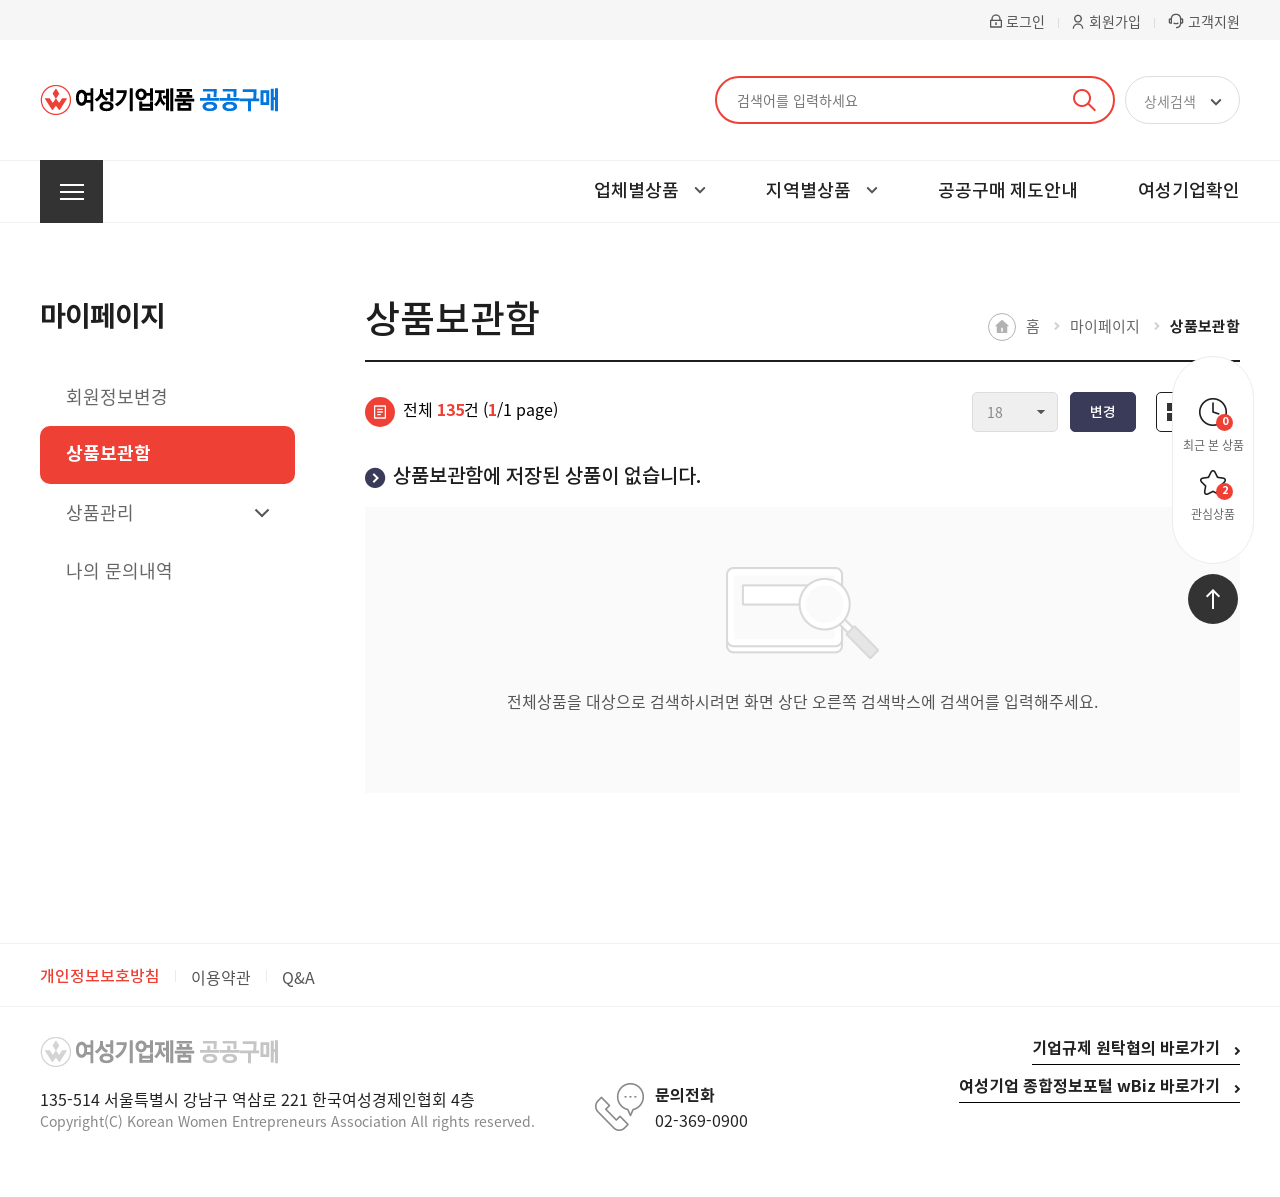
<file: page/tb_1/page/04-02_마이페이지_상품보관함_상품없을때.html>
<!DOCTYPE html>
<html lang="ko">
<head>
    <meta charset="UTF-8">
    <meta name="viewport" content="width=device-width, initial-scale=1.0" />
    <title>여성기업제품 공공구매</title>

    <link rel="stylesheet" type="text/css" href="../css/reset.css">
    <link rel="stylesheet" type="text/css" href="../css/slick.css">
    <link rel="stylesheet" type="text/css" href="../css/common.css">
    <link rel="stylesheet" type="text/css" href="../css/contents.css">

    <script src="../js/lib/jquery-1.12.4.min.js"></script>
    <script src="../js/lib/slick.min.js"></script>
    <script src="../js/ui.js"></script>
    <script src="../js/contents.js"></script>
    <script src="../js/popup.js"></script><!-- 팝업 js -->
</head>
<body>

    <div id="skipNav">
        <p><a href="#contents">본문바로가기</a></p>
        <p><a href="#gnb">주메뉴바로가기</a></p>
    </div>
    
    <div class="mask"></div>

    <div class="fix_menu">
        <ul>
            <li>
                <a href="#">
                    <p class="img">
                        <img src="../img/common/icon_see_product.png" alt="">
                        <em>0</em>
                    </p>
                    <span>최근 본 상품</span>
                </a>
            </li>
            <li>
                <a href="#">
                    <p class="img">
                        <img src="../img/common/icon_favorite_product.png" alt="">
                        <em>2</em>
                    </p>
                    <span>관심상품</span>
                </a>
            </li>
        </ul>
        <button type="button" class="btn_top">
            <span class="icon_top">상단으로</span>
        </button>
    </div><!-- fix_menu -->
    
    <div class="fix_menu_m">
        <ul>
            <li>
                <button type="button" id="btn_see_product">
                    <i class="icon_see_product"></i>
                    <span>최근 본 상품</span>
                </button>
                <div class="see_products">
                    <h5>최근본상품</h5>
                    <div class="products_slider see_products_slider">
                        <div class="fix_slick slider">
                            <div class="item">
                                <!-- .item 9개까지 가능 -->
                                <a href="#"><img src="../img/common/img_fix_products01.jpg" alt=""></a>
                                <a href="#"><img src="../img/common/img_fix_products02.jpg" alt=""></a>
                                <a href="#"><img src="../img/common/img_fix_products03.jpg" alt=""></a>
                                <a href="#"><img src="../img/common/img_fix_products04.jpg" alt=""></a>
                                <a href="#"><img src="../img/common/img_fix_products05.jpg" alt=""></a>
                                <a href="#"><img src="../img/common/img_fix_products06.jpg" alt=""></a>
                                <a href="#"><img src="../img/common/img_fix_products07.jpg" alt=""></a>
                                <a href="#"><img src="../img/common/img_fix_products08.jpg" alt=""></a>
                                <a href="#"><img src="../img/common/img_fix_products09.jpg" alt=""></a>
                            </div>
                            <div class="item">
                                <a href="#"><img src="../img/common/img_fix_products01.jpg" alt=""></a>
                                <a href="#"><img src="../img/common/img_fix_products02.jpg" alt=""></a>
                            </div>
                        </div>
                        <div class="fix_slick_button">
                            <div class="numbering"></div>
                        </div>
                    </div>
                    <button type="button" id="btn_see_products_close" class="btn_products_close">
                        <i class="icon_see_products_close"></i>
                        <span class="blind">최근본상품 닫기</span>
                    </button>
                </div><!-- see_products end -->
            </li>
            <li>
                <button type="button" id="btn_favorite_product">
                    <i class="icon_favorite_product"></i>
                    <span>관심상품</span>
                </button>
                <div class="favorite_products">
                    <h5>관심상품</h5>
                    <div class="products_slider favorite_products_slider">
                        <div class="fix_slick slider">
                            <div class="item">
                                <a href="#"><img src="../img/common/img_fix_products01.jpg" alt=""></a>
                                <a href="#"><img src="../img/common/img_fix_products02.jpg" alt=""></a>
                                <a href="#"><img src="../img/common/img_fix_products03.jpg" alt=""></a>
                                <a href="#"><img src="../img/common/img_fix_products04.jpg" alt=""></a>
                            </div>
                        </div>
                        <div class="fix_slick_button">
                            <div class="numbering"></div>
                        </div>
                    </div>
                    <button type="button" id="btn_favorite_products_close" class="btn_products_close">
                        <i class="icon_favorite_products_close"></i>
                        <span class="blind">관심상품 닫기</span>
                    </button>
                </div><!-- favorite_products end -->
            </li>
            <li>
                <a href="#" id="btn_top_m">
                    <i class="icon_top_m"></i>
                    <span>Top</span>
                </a>
            </li>
        </ul>
    </div><!-- fix_menu_m end -->

    <header>
        <div class="header_top">
            <div class="header_top_inner">
                <!-- 로그인 전  start-->
                <a href="#" class="login"><span>로그인</span></a>
                <a href="#" class="join"><span>회원가입</span></a>
                <!-- 로그인 전 end -->
                <!-- 로그인 후 start -->
                <!-- 
                <a href="#" class="logout"><span>로그아웃</span></a>
                <a href="#" class="mypage"><span>마이페이지</span></a>
                <a href="#" class="cart"><span>상품보관함</span></a> 
                -->
                <!-- 로그인 후 end -->
                <a href="#" class="qna"><span>고객지원</span></a>
            </div>
        </div><!-- header_top end -->
        <div class="header_body">
            <div class="header_body_inner">
                <h1 id="logo">
                    <a href="#">
                        <img src="../img/common/logo.png" alt="여성기업제품 공공구매" class="logo_pc">
                        <img src="../img/common/logo_m.png" alt="여성기업제품 공공구매" class="logo_m">
                    </a>
                </h1>
                <div class="btn_mgnb_open"></div>
                <button type="button" class="btn_mgnb_open">
                    <span class="icon_mgnb_open">전체카테고리 열기</span>
                </button>
                <div id="search">
                    <div id="primary_search">
                        <form>
                            <fieldset>
                                <legend class="blind">통합검색</legend>
                                <div class="keyword_group">
                                    <input type="text" class="keyword" title="검색어입력폼" placeholder="검색어를 입력하세요">
                                    <button type="submit" class="btn_search_primary">
                                        <i class="icon_search_primary"></i>
                                        <span class="blind">검색</span>
                                    </button>
                                </div>
                            </fieldset>
                        </form>
                    </div><!-- primary_search end -->
                    <div class="detail_search">
                        <button type="button" id="detail_search_open">
                            상세검색<i class="icon_arr"></i>
                        </button>
                        <div class="detail_search_wrap">
                            <div class="text">
                                <h4>상세검색</h4>
                                <p>공공기관의 여성기업제품 구매시<br class="mobileShow"> 검색기능을 활용하여 쉽게 물품을 찾으세요</p>
                            </div>
                            <div class="detail_search_body">
                                <ul class="detail_search_list">
                                    <li>
                                        <strong>카테고리별</strong>
                                        <div class="form_group">
                                            <select title="첫번째 분류 선택">
                                                <option value="">카테고리를 선택하세요</option>
                                            </select>
                                            <select title="두번째 분류 선택">
                                                <option value="">카테고리를 선택하세요</option>
                                            </select>
                                            <select title="세번째 분류 선택">
                                                <option value="">카테고리를 선택하세요</option>
                                            </select>
                                            <select title="네번째 분류 선택">
                                                <option value="">카테고리를 선택하세요</option>
                                            </select>
                                        </div>
                                    </li>
                                    <li>
                                        <strong>지역별</strong>
                                        <div class="form_group">
                                            <select title="지역 선택">
                                                <option value="">지역을 선택하세요</option>
                                            </select>
                                        </div>
                                    </li>
                                    <li>
                                        <strong>기업명</strong>
                                        <div class="form_group">
                                            <input type="text" class="form_input" title="기업명입력폼" placeholder="기업명을 입력 하세요">
                                        </div>
                                    </li>
                                    <li>
                                        <strong>제품명</strong>
                                        <div class="form_group">
                                            <input type="text" class="form_input" title="제품명입력폼" placeholder="제품명을 입력 하세요">
                                        </div>
                                    </li>
                                </ul>
                                <div class="btn_detail_group">
                                    <a href="#" class="btn_search_detail">검색하기</a>
                                    <a href="#" class="btn_search_detail_reset"><i class="icon_search_detail_reset"></i>검색 초기화</a>
                                </div>
                            </div><!-- detail_search_body end -->
                            <button type="button" id="btn_detail_search_close">
                                <i class="icon_detail_search_close"></i>
                                <span class="blind">상세검색 닫기</span>
                            </button>
                        </div><!-- detail_search_wrap end -->
                    </div><!-- detail_search end -->
                </div><!-- search end -->
            </div><!-- header_body_inner end -->
        </div><!-- header_body end -->
        <div class="header_gnb">
            <div class="header_gnb_inner">
                <div id="sitemap">
                    <button type="button" id="btn_sitemap_open">
                        <span class="icon_sitemap_open">전체카테고리 열기</span>
                    </button>
                    <div class="sitemap_list">
                        <div class="sitemap_list_inner">
                            <ul class="depth01">
                                <li><a href="#">물품</a></li>
                                <li><a href="#">용역</a></li>
                                <li><a href="#">공사</a></li>
                            </ul>
                            <ul class="depth02">
                                <li><a href="#">건자재</a></li>
                                <li><a href="#">기계/설비</a></li>
                                <li><a href="#">사무/가전/가구</a></li>
                                <li><a href="#">섬유/고무/광석</a></li>
                                <li><a href="#">전기/시험/계측</a></li>
                                <li><a href="#">화학/소방/안전/위생</a></li>
                                <li><a href="#">전자/정보/통신</a></li>
                                <li><a href="#">스포츠/악기/교구</a></li>
                                <li><a href="#">의약품/의료기기</a></li>
                                <li><a href="#">인쇄/출판/사진</a></li>
                                <li><a href="#">운송기구및액세서리와부품</a></li>
                                <li><a href="#">의류/가방/개인관리용품</a></li>
                                <li><a href="#">시계/보석/원석제품</a></li>
                                <li><a href="#">식음료품및담배제품</a></li>
                                <li><a href="#">제조부품</a></li>
                            </ul>
                            <ul class="depth03">
                                <li><a href="#">콘크리트/시멘트및플라스터</a></li>
                                <li><a href="#">기본건축자재</a></li>
                                <li><a href="#">건축용블록벽돌및타일</a></li>
                                <li><a href="#">도로포장및조경재</a></li>
                                <li><a href="#">창호및유리</a></li>
                                <li><a href="#">외장마감재</a></li>
                                <li><a href="#">영구구조물</a></li>
                                <li><a href="#">조립식건물</a></li>
                                <li><a href="#">내장마감재</a></li>
                            </ul>
                            <ul class="depth04">
                                <li><a href="#">콘크리트/시멘트및플라스터</a></li>
                                <li><a href="#">기본건축자재</a></li>
                                <li><a href="#">건축용블록벽돌및타일</a></li>
                                <li><a href="#">도로포장및조경재</a></li>
                                <li><a href="#">창호및유리</a></li>
                                <li><a href="#">외장마감재</a></li>
                            </ul>
                            <button type="button" id="btn_sitemap_close">
                                <i class="icon_sitemap_close"></i>
                                <span class="blind">전체카테고리 닫기</span>
                            </button>
                        </div>
                    </div><!-- sitemap_list end -->
                </div><!-- sitemap end -->
                <div class="mgnb_top">
                    <h1><img src="../img/common/mgnb_logo.png" alt="여성기업제품 공공구매"></h1>
                    <button type="button" id="btn_mgnb_close">
                        <span class="icon_mgnb_close">전체카테고리 닫기</span>
                    </button>
                </div><!-- mgnb_top end -->
                <ul class="menu_list">
                    <li class="mgnb">
                        <a href="#">전체카테고리</a>
                        <div id="gnb">
                            <ul>
                                <li class="on">
                                    <a href="#">물품</a>
                                    <ul>
                                        <li>
                                            <a href="#">건자재</a>
                                            <ul>
                                                <li><a href="#">3뎁스</a></li>
                                                <li><a href="#">3뎁스</a></li>
                                                <li><a href="#">3뎁스</a></li>
                                            </ul>
                                        </li>
                                        <li>
                                            <a href="#">기계/설비</a>
                                            <ul>
                                                <li><a href="#">3뎁스</a></li>
                                                <li><a href="#">3뎁스</a></li>
                                                <li><a href="#">3뎁스</a></li>
                                            </ul>
                                        </li>
                                        <li><a href="#">사무/가전/가구</a></li>
                                        <li><a href="#">섬유/고무/광석</a></li>
                                        <li><a href="#">전기/시험/계측</a></li>
                                        <li><a href="#">화학/소방/안전/위생</a></li>
                                        <li><a href="#">전자/정보/통신</a></li>
                                        <li><a href="#">스포츠/악기/교구</a></li>
                                        <li><a href="#">의약품/의료기기</a></li>
                                        <li><a href="#">인쇄/출판/사진</a></li>
                                        <li><a href="#">운송기구및액세서리와부품</a></li>
                                        <li><a href="#">의류/가방/개인관리용품</a></li>
                                        <li><a href="#">시계/보석/원석제품</a></li>
                                        <li><a href="#">식음료품및담배제품</a></li>
                                        <li><a href="#">제조부품</a></li>
                                    </ul>
                                </li>
                                <li>
                                    <a href="#">용역</a>
                                    <ul>
                                        <li><a href="#">메뉴1</a></li>
                                        <li><a href="#">메뉴2</a></li>
                                        <li><a href="#">메뉴3</a></li>
                                    </ul>
                                </li>
                                <li>
                                    <a href="#">공사</a>
                                    <ul>
                                        <li><a href="#">메뉴4</a></li>
                                        <li><a href="#">메뉴5</a></li>
                                        <li><a href="#">메뉴6</a></li>
                                    </ul>
                                </li>
                            </ul>
                        </div><!-- gnb end -->
                    </li><!-- mgnb end -->
                    <li>
                        <a href="#" id="btn_txttype_open">업체별상품</a>
                        <div class="txttype">
                            <div class="txttype_top">
                                <div class="txttype_all"><a href="#" class="on">전체</a></div>
                                <div class="txttype_text">
                                    <div class="txttype_ko">
                                        <a href="#">ㄱ</a>
                                        <a href="#">ㄴ</a>
                                        <a href="#">ㄷ</a>
                                        <a href="#">ㄹ</a>
                                        <a href="#">ㅁ</a>
                                        <a href="#">ㅂ</a>
                                        <a href="#">ㅅ</a>
                                        <a href="#">ㅇ</a>
                                        <a href="#">ㅈ</a>
                                        <a href="#">ㅊ</a>
                                        <a href="#">ㅋ</a>
                                        <a href="#">ㅌ</a>
                                        <a href="#">ㅍ</a>
                                        <a href="#">ㅎ</a>
                                    </div>
                                    <div class="txttype_en">
                                        <a href="#">A</a>
                                        <a href="#">B</a>
                                        <a href="#">C</a>
                                        <a href="#">D</a>
                                        <a href="#">E</a>
                                        <a href="#">F</a>
                                        <a href="#">G</a>
                                        <a href="#">H</a>
                                        <a href="#">I</a>
                                        <a href="#">J</a>
                                        <a href="#">K</a>
                                        <a href="#">L</a>
                                        <a href="#">M</a>
                                        <a href="#">N</a>
                                        <a href="#">O</a>
                                        <a href="#">P</a>
                                        <a href="#">Q</a>
                                        <a href="#">R</a>
                                        <a href="#">S</a>
                                        <a href="#">T</a>
                                        <a href="#">U</a>
                                        <a href="#">V</a>
                                        <a href="#">W</a>
                                        <a href="#">X</a>
                                        <a href="#">Y</a>
                                        <a href="#">Z</a>
                                    </div>
                                </div><!-- txttype_text end -->
                            </div><!-- txttype_top end -->
                            <div class="txttype_list">
                                <ul>
                                    <li><a href="#">(주)RMG</a></li>
                                    <li><a href="#">감자이모</a></li>
                                    <li><a href="#">그리다(Gurida)</a></li>
                                    <li><a href="#">꿈길자공감연구소</a></li>
                                    <li><a href="#">농업회사법인(주)녹산에프엔티</a></li>
                                    <li><a href="#">(주)디지털인더스</a></li>
                                    <li><a href="#">(주)경원</a></li>
                                    <li><a href="#">그린컴퍼니</a></li>
                                    <li><a href="#">(주)꿈제작소</a></li>
                                    <li><a href="#">농업회사법인 아이파머스(주)</a></li>
                                    <li><a href="#">가나판촉물기념품</a></li>
                                    <li><a href="#">글로벌 이스트 코리아</a></li>
                                    <li><a href="#">농업회사법인 참좋은 파머 주식회사</a></li>
                                    <li><a href="#">(주)RMG</a></li>
                                    <li><a href="#">감자이모</a></li>
                                    <li><a href="#">그리다(Gurida)</a></li>
                                    <li><a href="#">꿈길자공감연구소</a></li>
                                    <li><a href="#">농업회사법인(주)녹산에프엔티</a></li>
                                    <li><a href="#">(주)디지털인더스</a></li>
                                    <li><a href="#">(주)경원</a></li>
                                    <li><a href="#">그린컴퍼니</a></li>
                                    <li><a href="#">(주)꿈제작소</a></li>
                                    <li><a href="#">농업회사법인 아이파머스(주)</a></li>
                                    <li><a href="#">가나판촉물기념품</a></li>
                                    <li><a href="#">글로벌 이스트 코리아</a></li>
                                    <li><a href="#">농업회사법인 참좋은 파머 주식회사</a></li>
                                </ul>
                            </div>
                            <button type="button" id="btn_txttype_close" class="btn_type_close">
                                <i class="icon_txttype_close"></i>
                                <span class="blind">업체별상품 닫기</span>
                            </button>
                        </div><!-- txttype end -->
                    </li>
                    <li>
                        <a href="#" id="btn_localtype_open">지역별상품</a>
                        <div class="localtype">
                            <ul>
                                <li><a href="#">서울</a></li>
                                <li><a href="#">충북</a></li>
                                <li><a href="#">부산</a></li>
                                <li><a href="#">전북</a></li>
                                <li><a href="#">대구경북</a></li>
                                <li><a href="#">경남</a></li>
                                <li><a href="#">광주</a></li>
                                <li><a href="#">제주</a></li>
                                <li><a href="#">대전</a></li>
                                <li><a href="#">세종충남</a></li>
                                <li><a href="#">인천</a></li>
                                <li><a href="#">전남</a></li>
                                <li><a href="#">울산</a></li>
                                <li><a href="#">경기북부</a></li>
                                <li><a href="#">강원</a></li>
                                <li><a href="#">본회</a></li>
                                <li><a href="#">경기</a></li>
                            </ul>
                            <button type="button" id="btn_localtype_close" class="btn_type_close">
                                <i class="icon_localtype_close"></i>
                                <span class="blind">지역별상품 닫기</span>
                            </button>
                        </div><!-- localtype end -->
                    </li>
                    <li>
                        <a href="#">공공구매 제도안내</a>
                    </li>
                    <li>
                        <a href="#">여성기업확인</a>
                    </li>
                </ul>
            </div><!-- header_gnb_inner end -->
        </div><!-- header_gnb end -->
    </header>

    <div id="container">

        <div class="sidebar">
            <h3 class="sidebar_title">마이페이지</h3>
            <div id="lnb">
                <ul>
                    <li><a href="#">회원정보변경</a></li>
                    <li class="on"><a href="#">상품보관함</a></li>
                    <li>
                        <a href="#">상품관리</a>
                        <ul>
                            <li><a href="#">상품등록</a></li>
                            <li><a href="#">상품조회</a></li>
                            <li><a href="#">홍보신청</a></li>
                            <li><a href="#">문의/견적요청</a></li>
                        </ul>
                    </li>
                    <li><a href="#">나의 문의내역</a></li>
                </ul>
            </div><!-- lnb end -->
        </div><!-- sidebar end -->

        <div id="contents">
            <div class="page_top">
                <h4 class="page_title">상품보관함</h4>
                <ol class="page_navigation">
                    <li><a href="#">홈</a></li>
                    <li><span>마이페이지</span></li>
                    <li><span>상품보관함</span></li>
                </ol>
            </div><!-- page_top end -->
    
            <div class="board_header mt30">
                <p class="total">전체 <strong>135</strong>건 (<strong>1</strong>/1 page)</p>
                <div class="board_num">
                    <div>
                        <select title="페이지당 목록갯수 선택">
                            <option value="">18</option>
                        </select>
                        <button type="button" class="btn btn_sm btn_bg03 btn_radius">변경</button>
                    </div>
                    <div class="list_type">
                        <button type="button" class="btn_view_type_thumb on">이미지형 상품보기</button>
                        <button type="button" class="btn_view_type_list">목록형 상품보기</button>
                    </div>
                </div>
            </div><!-- board_header end -->
            <p class="tit_style02">상품보관함에 저장된 상품이 없습니다.</p>
            <div class="cartsave_none">
                <img src="../img/contents/img_cartsave_non.png" alt="">
                <p class="mt30">전체상품을 대상으로 검색하시려면 화면 상단 오른쪽 검색박스에 검색어를 입력해주세요.</p>
            </div><!-- cartsave_none end -->
        </div><!-- contents end -->
    </div><!-- container end -->

    <footer>
        <div class="footer_menu">
            <ul>
                <li><a href="#" class="strong_txt1 fm">개인정보보호방침</a></li>
                <li><a href="#">이용약관</a></li>
                <li><a href="#">Q&A</a></li>
            </ul>
        </div><!-- footer_menu end -->
        <div class="footer_body">
            <div class="footer_info">
                <div class="footer_addr">
                    <img src="../img/common/footer_logo.png" alt="여성기업제품 공공구매" class="mobileHide">
                    <img src="../img/common/footer_logo_m.png" alt="여성기업제품 공공구매" class="mobileShow">
                    <p class="addr">135-514 서울특별시 강남구 역삼로 221 한국여성경제인협회 4층</p>
                    <p class="t_tel">문의전화 : 02-369-0900</p>
                    <p class="copy">Copyright(C) Korean Women Entrepreneurs Association All rights reserved.</p>
                </div>
                <div class="tel">
                    <b>문의전화</b>
                    <p>02-369-0900</p>
                </div>
            </div>
            <div class="family_site">
                <a href="#">기업규제 원탁협의 바로가기</a>
                <a href="#">여성기업 종합정보포털 wBiz 바로가기</a>
            </div>
        </div><!-- footer_body end -->
    </footer>

</body>
</html>
</file>
<file: page/tb_1/css/common.css>
.mobileShow {display:none !important;}
.mobileShowInline {display:none !important;}
.tabletShow {display:none !important;}
.tabletShowInline {display:none !important;}

.mask{display: none;position: fixed;top: 0;left: 0;right: 0;bottom: 0;background-color: rgba(0, 0, 0, 0.6);-webkit-overflow-scrolling: touch;z-index: 99;opacity: 0;visibility: hidden;-webkit-transition: all 0.5s ease;transition: all 0.5s ease;-webkit-transition-property: opacity, visibility;transition-property: opacity, visibility;-webkit-transition-delay: 100ms;transition-delay: 100ms;}
.mask.show{display: block;opacity: 1;visibility: visible;-webkit-transition-delay: 0s;transition-delay: 0s;}

.fix_menu{position: absolute;top: 320px;right: 80px;text-align: center;z-index: 2;}
.fix_menu > ul{padding: 33px 0;background-color: #fff;border: 1px solid #ececec;border-radius: 50px;box-sizing: border-box;}
.fix_menu > ul > li > a{display: flex;flex-direction: column;justify-content: center;width: 80px;height: 70px;}
.fix_menu > ul > li > a .img{position: relative;text-align: center;}
.fix_menu > ul > li > a .img > em{position: absolute;bottom: -5px;right: 20px;width: 17px;height: 17px;background-color: #ef4036;border-radius: 50%;font-size: 11px;color: #fff;font-weight: 600;text-align: center;}
.fix_menu > ul > li > a > span{margin-top: 10px;font-size: 12px;color: #666;text-align: center;}
.btn_top{width: 50px;height: 50px;margin-top: 10px;background-color: #333;border-radius: 50%;}
.btn_top .icon_top{display: inline-block;width: 50px;height: 50px;background-image: url(../img/common/icon_top.png);background-repeat: no-repeat;background-position: center center;background-size: 14px 20px;overflow: hidden;text-indent: -9999px;}
.fix_menu_m{display: none;}

/* header */
.header_top{position: relative;background-color: #f6f6f6;z-index: 100;}
.header_top_inner{display: flex;align-items: center;justify-content: flex-end;max-width: 1200px;height: 40px;margin: 0 auto;}
.header_top_inner a + a:before{content: "";display: inline-block;width: 1px;height: 10px;margin: 0 13px;background-color: #ddd;vertical-align: middle;}
.header_top_inner a span{background-position: center left;background-repeat: no-repeat;font-size: 14px;color: #555;}
.header_top_inner a.login span{padding-left: 16px;background-image: url(../img/common/icon_login.png);}
.header_top_inner a.join span{padding-left: 17px;background-image: url(../img/common/icon_join.png);}
.header_top_inner a.logout span{padding-left: 18px;background-image: url(../img/common/icon_logout.png);}
.header_top_inner a.mypage span{padding-left: 18px;background-image: url(../img/common/icon_mypage.png);}
.header_top_inner a.cart span{padding-left: 16px;background-image: url(../img/common/icon_cart.png);}
.header_top_inner a.qna span{padding-left: 20px;background-image: url(../img/common/icon_qna.png);}
.header_body{position: relative;background: #fff;z-index: 100;}
.header_body_inner{display: flex;justify-content: space-between;align-items: center;max-width: 1200px;height: 120px;margin: 0 auto;}
#logo a{display: block;}
.logo_m{display: none;}
.btn_mgnb_open{display: none;}
#search{display: flex;}
#primary_search{width: 400px;height: 48px;margin-right: 10px;border: 2px solid #ef4036;border-radius: 25px;box-sizing: border-box;overflow: hidden;}
#primary_search .keyword_group{height: 44px;display: flex;justify-content: space-between;}
#primary_search .keyword{width: calc(100% - 51px);height: 100%;padding: 0 20px;background-color: transparent;border: 0;}
.btn_search_primary{margin-right: 7px;}
.icon_search_primary{display: inline-block;width: 44px;height: 44px;line-height: 44px;background-image: url(../img/common/icon_search_primary.png);background-repeat: no-repeat;background-position: center center;background-size: 23px 23px;vertical-align: middle;overflow: hidden;text-indent: -9999px;}
.detail_search.on #detail_search_open{border-color: #1e1e1e;color: #1e1e1e;}
.detail_search.on #detail_search_open .icon_arr{background-image: url(../img/common/icon_arr_up.png);}
#detail_search_open{width: 115px;height: 48px;line-height: 48px;background: #fff;border: 1px solid #ddd;border-radius: 25px;box-sizing: border-box;font-size: 14px;color: #888;text-align: center;}
#detail_search_open .icon_arr{display: inline-block;width: 12px;height: 7px;margin-left: 14px;background-image: url(../img/common/icon_arr_down.png);background-repeat: no-repeat;background-position: center center;background-size: 100%;vertical-align: 1px;overflow: hidden;text-indent: -9999px;}
.detail_search_wrap{display: none;position: absolute;top: 120px;left: 0;right: 0;max-width: 1200px;margin: 0 auto;background: #ffffff;border-top: 1px solid #efefef;box-sizing: border-box;}
.detail_search_wrap .text{background: #fafafa;padding: 30px 50px 30px 40px;box-sizing: border-box;}
.detail_search_wrap .text h4{font-size: 24px;color: #ef4036;font-weight: 600;font-family: "GyeonggiTitle", sans-serif;}
.detail_search_wrap .text p{font-size: 16px;color: #666;word-break: keep-all;}
.detail_search_body{padding: 40px 40px 50px;}
.detail_search_list li{display: flex;align-items: center;}
.detail_search_list li + li{margin-top: 20px;}
.detail_search_list li strong{width: 81px;font-size: 14px;color: #1e1e1e;}
.form_group{width: calc(100% - 81px);display: flex;}
.form_group select{width: 100%;max-width: 252px;padding: 0 31px 0 16px;background-image: url(../img/common/icon_arr_down.png);background-position: 90% center;border-radius: 0;}
.form_group select + select{margin-left: 10px;}
.form_group input{width: 100%;padding: 0 31px 0 16px;border-radius: 0;}
.btn_detail_group{display: flex;text-align: center;align-items: center;flex-direction: row;flex-wrap: wrap;justify-content: center;padding-top: 60px;}
.btn_detail_group a{width: 160px;height: 50px;line-height: 50px;margin: 0 5px;border-radius: 30px;box-sizing: border-box;font-size: 16px;font-weight: 500;transition: .3s;-webkit-transition: .3s;}
.btn_search_detail{color: #fff;background: #ef4036;border: 1px solid #ef4036;}
.btn_search_detail_reset{color: #1e1e1e;background: #fff;border: 1px solid #1e1e1e;}
.btn_search_detail_reset .icon_search_detail_reset{display: inline-block;width: 15px;height: 18px;margin-right: 8px;background-image: url(../img/common/icon_search_detail_reset.png);background-repeat: no-repeat;background-position: center center;background-size: 100%;vertical-align: -3px;overflow: hidden;text-indent: -9999px;}
.btn_search_detail:hover{color: #ef4036;background: #fff;}
.btn_search_detail_reset:hover{color: #fff;background: #1e1e1e;}
.btn_search_detail_reset:hover .icon_search_detail_reset{background-image: url(../img/common/icon_search_detail_reset_hover.png);}
#btn_detail_search_close{position: absolute;right: 30px;top: 23px;}
#btn_detail_search_close .icon_detail_search_close{display: block;width: 18px;height: 18px;background-image: url(../img/common/icon_detail_search_close.png);background-repeat: no-repeat;background-position: center center;background-size: 100%;vertical-align: middle;overflow: hidden;text-indent: -9999px;}
.header_gnb{position: relative;background: #fff;border-top: 1px solid #f1f1f1;border-bottom: 1px solid #f1f1f1;box-sizing: border-box;z-index: 99;}
.header_gnb_inner{position: relative;display: flex;justify-content: space-between;align-items: center;max-width: 1200px;height: 61px;margin: 0 auto;}
#btn_sitemap_open{width: 63px;height: 63px;background-color: #333;}
#btn_sitemap_open .icon_sitemap_open{display: block;width: 63px;height: 63px;line-height: 16px;background-image: url(../img/common/icon_gnb_open.png);background-repeat: no-repeat;background-position: center center;background-size: 24px 16px;vertical-align: middle;overflow: hidden;text-indent: -9999px;}
#sitemap.on #btn_sitemap_open{background-color: #ef4036;}
.menu_list{display: flex;align-items: center;justify-content: flex-end;}
.sitemap_list{display: none;position: absolute;top: 61px;left: 0;/* right: 0; */max-width: 1200px;margin: 0 auto;/* background: #ffffff; */border-top: 1px solid #efefef;box-sizing: border-box;}
.sitemap_list_inner{display: flex;position: relative;width: fit-content;}
.sitemap_list ul{display: none;width: 300px;/* padding: 22px 20px 22px 30px; */padding: 22px 50px 22px 30px;background-color: #fff;border-left: 1px solid #efefef;box-sizing: border-box;}
.sitemap_list ul.on{display: block;}
.sitemap_list ul li{position: relative;}
.sitemap_list ul li + li{margin-top: 13px;}
.sitemap_list ul li a{display: block;padding-right: 7px;font-size: 16px;color: #666;word-break: keep-all;}
.sitemap_list ul.depth01{/* width: 22%; *//* padding: 22px 20px 17px 30px; */display: block;border-left: 0;box-sizing: border-box;}
.sitemap_list ul.depth04 li a{padding-right: 0;}
.sitemap_list ul.depth01 li:after, .sitemap_list ul.depth02 li:after, .sitemap_list ul.depth03 li:after{content: "";display: none;position: absolute;right: 0;top: 50%;margin-top: -3px;width: 12px;height: 7px;background-image: url(../img/common/icon_arr_red.png);background-repeat: no-repeat;background-position: center center;background-size: 100%;transform: rotate(90deg);}
.sitemap_list ul.depth01 li a{padding-left: 35px;background-position: left center;background-repeat: no-repeat;}
.sitemap_list ul.depth01 li:nth-of-type(1) a{background-image: url(../img/common/icon_depth01.png);}
.sitemap_list ul.depth01 li:nth-of-type(2) a{background-image: url(../img/common/icon_depth02.png);}
.sitemap_list ul.depth01 li:nth-of-type(3) a{background-image: url(../img/common/icon_depth03.png);}
.sitemap_list ul li.on a{color: #ef4036;font-weight: 500;}
.sitemap_list ul.depth01 li.on:after, .sitemap_list ul.depth02 li.on:after, .sitemap_list ul.depth03 li.on:after{display: block;}
.sitemap_list ul.depth01 li:nth-of-type(1).on a{background-image: url(../img/common/icon_depth01_on.png);}
.sitemap_list ul.depth01 li:nth-of-type(2).on a{background-image: url(../img/common/icon_depth02_on.png);}
.sitemap_list ul.depth01 li:nth-of-type(3).on a{background-image: url(../img/common/icon_depth03_on.png);}
.sitemap_list ul.depth04 a:hover{color: #ef4036;font-weight: 500;}
#btn_sitemap_close{position: absolute;right: 20px;top: 20px;}
#btn_sitemap_close .icon_sitemap_close{display: block;width: 18px;height: 18px;background-image: url(../img/common/icon_detail_search_close.png);background-position: center center;background-size: 100%;background-repeat: no-repeat;vertical-align: middle;overflow: hidden;text-indent: -9999px;}
.mgnb_top{display: none;}
.menu_list > li.mgnb{display: none;}
.menu_list > li + li{margin-left: 60px;}
.menu_list > li > a{font-size: 18px;color: #222;font-weight: 500;}
.menu_list > li.on > a{color: #ef4036;}
.menu_list > li.collapse > a:after{content: "";display: inline-block;width: 12px;height: 7px;margin-left: 15px;background-image: url(../img/common/icon_arr_down.png);background-repeat: no-repeat;background-position: center center;background-size: 100%;vertical-align: 3px;}
.menu_list > li.on.collapse > a:after{background-image: url(../img/common/icon_arr_red.png);}
.txttype{display: none;position: absolute;top: 61px;right: 0;max-width: 647px;width: 100%;background: #ffffff;border-top: 1px solid #efefef;box-sizing: border-box;}
.txttype_top{display: flex;background-color: #fafafa;padding: 20px 90px 18px 25px;}
.txttype_top a{display: block;width: 24px;height: 24px;line-height: 24px;padding: 0 5px;margin-right: 4px;background-color: #fff;border: 1px solid #ddd;box-sizing: border-box;font-size: 13px;color: #333;text-align: center;}
.txttype_top a:last-child{margin-right: 0;}
.txttype_top a.on{background-color: #333;border-color: #333;color: #fff;}
.txttype_all{margin-right: 10px;}
.txttype_all a{width: 40px;}
.txttype_ko{display: flex;flex-direction: row;flex-wrap: wrap;}
.txttype_en{display: flex;flex-direction: row;flex-wrap: wrap;margin-top: 10px;}
.txttype_en a{margin-bottom: 4px;}
.txttype_list{padding: 30px 25px;box-sizing: border-box;}
.txttype_list > ul{max-height: 480px;overflow-y: auto;}
.txttype_list > ul > li + li{margin-top: 10px;}
.txttype_list > ul > li > a{font-size: 16px;color: #666;}
.txttype_list > ul > li > a:hover{color: #ef4036;font-weight: 500;}
.localtype{display: none;position: absolute;top: 61px;right: 0;max-width: 647px;width: 100%;background: #ffffff;border-top: 1px solid #efefef;box-sizing: border-box;}
.localtype > ul{display: flex;flex-direction: row;flex-wrap: wrap;padding: 10px 0;}
.localtype > ul:before{content: "";position: absolute;top: 0;left: 50%;width: 1px;height: 100%;background-color: #f1f1f1;}
.localtype > ul > li{width: 50%;padding: 10px 30px;box-sizing: border-box;}
.localtype > ul > li > a{font-size: 16px;color: #666;transition: .3s;-webkit-transition: .3s;}
.localtype > ul > li > a:hover{color: #ef4036;font-weight: 500;}
.btn_type_close{position: absolute;right: 30px;top: 23px;}
.btn_type_close i{display: block;width: 18px;height: 18px;background-image: url(../img/common/icon_detail_search_close.png);background-repeat: no-repeat;background-position: center center;background-size: 100%;vertical-align: middle;overflow: hidden;text-indent: -9999px;}

/* footer */
footer{border-top: 1px solid #f1f1f1;box-sizing: border-box;}
.footer_menu{border-bottom: 1px solid #f1f1f1;box-sizing: border-box;}
.footer_menu ul{display: flex;align-items: center;max-width: 1200px;height: 62px;margin: 0 auto;}
.footer_menu ul li + li:before{content: "";display: inline-block;width: 1px;height: 12px;margin: 0 15px;background-color: #ececec;vertical-align: middle;}
.footer_menu ul li a{font-size: 16px;color: #555;vertical-align: middle;}
.footer_body{max-width: 1200px;min-height: 190px;padding: 30px 0 50px;margin: 0 auto;display: flex;align-items: flex-start;justify-content: space-between;box-sizing: border-box;}
.footer_info{display: flex;align-items: flex-end;}
.footer_info:after{content: "";display: block;clear: both;}
.footer_addr img{margin-bottom: 20px;}
.footer_addr .addr{font-size: 16px;color: #222;word-break: keep-all;}
.footer_addr .t_tel{display: none;margin-bottom: 5px;font-size: 16px;color: #222;word-break: keep-all;}
.footer_addr .copy{font-size: 14px;color: #888;word-break: keep-all;}
.footer_info .tel{margin-left: 60px;padding-left: 60px;background-image: url(../img/common/icon_footer_tel.png);background-position: left center;background-repeat: no-repeat;font-size: 16px;color: #222;}
.family_site{display: flex;flex-direction: column;align-items: flex-end;}
.family_site a{position: relative;display: block;padding-right: 20px;padding-bottom: 3px;border-bottom: 1px solid #000;font-size: 16px;color: #222;font-weight: 600;}
.family_site a + a{margin-top: 10px;}
.family_site a:after{content: "";position: absolute;top: 50%;right: 0;width: 6px;height: 8px;margin-top: -4px;background-image: url(../img/common/icon_family_site.png);background-size: 100% 100%;background-repeat: no-repeat;vertical-align: middle;}

/* layer_popup */
.layer_opened{overflow: hidden;}
.layer_popup{display: none;position: fixed;top: 0;left: 0;right: 0;bottom: 0;background-color: rgba(0, 0, 0, 0.6);-webkit-overflow-scrolling: touch;z-index: 3000;opacity: 0;visibility: hidden;-webkit-transition: all 0.5s ease;transition: all 0.5s ease;-webkit-transition-property: opacity, visibility;transition-property: opacity, visibility;-webkit-transition-delay: 100ms;transition-delay: 100ms;overflow-y: scroll;}
.layer_popup .layer_inner{position: relative;max-width: 100%;margin: 90px auto;background-color: #fff;overflow: hidden;-webkit-animation: slideOutDown 0.5s;animation: slideOutDown 0.5s;}
.layer_popup.lg .layer_inner{width: 1200px;}
.layer_popup.md .layer_inner{width: 800px;}
.layer_popup.sm .layer_inner{width: 600px;}
.layer_body{/* overflow-y: auto; */padding: 55px 55px 60px 55px;box-sizing: border-box;}
.layer_title{font-size: 26px;color: #1e1e1e;padding-bottom: 22px;border-bottom: 2px solid #1e1e1e;box-sizing: border-box;}
.layer_text{text-align: center;}
.layer_text img{margin-top: 5px;}
.layer_text strong{display: block;margin-top: 10px;font-size: 28px;color: #ef4036;font-weight: 600;}
.layer_text p{margin-top: 30px;font-size: 16px;color: #555;word-break: keep-all;}
.js_layer_close{display: block;margin: 40px auto 0;padding: 13px 33px;background-color: #333;border-radius: 5px;box-sizing: border-box;font-size: 16px;color: #fff;font-weight: 500;text-align: center;}
.btn_close_layer{position: absolute;top: 0;right: 0;width: 56px;height: 56px;background-image: url(../img/common/icon_layer_popup_close.png);background-color: #333;background-position: center;background-repeat: no-repeat;border-radius: 0 0 0 10px;text-indent: -9999px;overflow: hidden;}
.layer_popup.show{opacity: 1;visibility: visible;-webkit-transition-delay: 0s;transition-delay: 0s;}
.layer_popup.show .layer_inner{-webkit-animation: slideInUp 0.5s 50ms;animation: slideInUp 0.5s 50ms;}

@media screen and (max-width: 1499px){
    .fix_menu{right: 2%;}
}

@media screen and (max-width: 1199px){

    .tabletShow {display:block !important;}
	.tabletShowInline {display:inline-block !important;}
    .tabletHide{display:none !important;}

    /* header */
    .header_body_inner{padding: 0 20px;}
    .header_gnb_inner{padding-right: 20px;}
    .sitemap_list ul{width: 250px;}

    /* footer */
    .footer_body{padding: 30px 15px 50px;flex-direction: column;}
    .footer_menu ul{padding: 0 15px;}
    .footer_addr .t_tel{display: block;}
    .footer_info .tel{display: none;}
    .family_site{align-items: flex-start;margin-top: 20px;}

    /* layer_popup */
    .layer_popup .layer_inner{max-width: calc(100% - 40px);}
    .layer_body{padding: 42px 25px 45px 25px;}
    .btn_close_layer{width: 42px;height: 42px;}

}
@media screen and (max-width: 1024px){

    .fix_menu{display: none;}
    .fix_menu_m{display: block;position: fixed;bottom: 0;left: 0;right: 0;width: 100%;height: 85px;background-color: #fff;border-top: 1px solid #f1f1f1;box-sizing: border-box;z-index: 101;}
    .fix_menu_m > ul{display: flex;align-items: center;height: 85px;}
    .fix_menu_m > ul > li{width: 33.3%;text-align: center;}
    .fix_menu_m > ul > li > button, .fix_menu_m > ul > li > a{display: block;margin: 0 auto;}
    .fix_menu_m > ul > li > button > i, .fix_menu_m > ul > li > a > i{display: block;width: 21px;height: 21px;background-repeat: no-repeat;background-size: 100%;margin: 0 auto;}
    .icon_see_product{background-image: url(../img/common/icon_see_product_m.png);}
    .icon_favorite_product{background-image: url(../img/common/icon_favorite_product_m.png);}
    .icon_top_m{background-image: url(../img/common/icon_top_m.png);}
    .fix_menu_m > ul > li > button > span, .fix_menu_m > ul > li > a > span{font-size: 11px;color: #1e1e1e;}
    .fix_menu_m > ul > li > button:hover .icon_see_product, .fix_menu_m > ul > li.on > button .icon_see_product{background-image: url(../img/common/icon_see_product_m_on.png);}
    .fix_menu_m > ul > li > button:hover .icon_favorite_product, .fix_menu_m > ul > li.on > button .icon_favorite_product{background-image: url(../img/common/icon_favorite_product_m_on.png);}
    .fix_menu_m > ul > li > a:hover .icon_top_m, .fix_menu_m > ul > li.on > a .icon_top_m{background-image: url(../img/common/icon_top_m_on.png);}
    .fix_menu_m > ul > li > button:hover > span, .fix_menu_m > ul > li.on > button > span, .fix_menu_m > ul > li > a:hover > span{color: #ef4036;}
    .fix_menu_m > ul > li > div{display: none;position: absolute;bottom: 85px;left: 0;right: 0;width: 100%;background-color: #fafafa;border-radius: 20px 20px 0 0;}
    .fix_menu_m > ul > li.on > div{display: block;}
    .fix_menu_m > ul > li > div > h5{padding: 25px 0 20px;font-size: 16px;color: #1e1e1e;font-weight: 600;}
    .slick-track{position: relative;top: 0;left: 0;display: block;margin-left: auto;margin-right: auto;}
    .slick-track:after{content: "";display: block;clear: both;}
    .slick-slide{float: left;height: 100%;min-height: 1px;}
    .see_products_slider, .favorite_products_slider{padding-bottom: 20px;}
    .item{display: flex !important;flex-direction: row;flex-wrap: wrap;padding: 0 10px;}
    .item > a{position: relative;display: block;width: calc(33.3% - 8px);margin-left: 12px;margin-top: 12px;box-sizing: border-box;}
    .item > a:nth-child(-n+3){margin-top: 0;}
    .item > a:nth-child(3n+1){margin-left: 0;}
    .item > a > img{border: 1px solid #ececec;box-sizing: border-box;}
    .fix_slick_button{display: flex;justify-content: center;align-items: center;}
    .fix_slick_button button{display: inline-block;width: 8px;height: 14px;line-height: 14px;background-image: url(../img/common/icon_arr_left.png);background-repeat: no-repeat;background-position: center center;background-size: 100%;vertical-align: middle;overflow: hidden;text-indent: -9999px;margin-top: 20px;}
    .fix_slick_button button.next{transform: rotate(180deg);}
    .fix_slick_button .numbering .slick-dots{margin-top: 20px;}
    .fix_slick_button .numbering li{display: none;font-size: 12px;color: #888;margin: 0 10px;}
    .fix_slick_button .numbering li span{color: #ef4036;font-weight: 600;}
    .fix_slick_button .numbering .slick-active{display: block;}
    .btn_products_close{position: absolute;right: 15px;top: 27px;}
    .btn_products_close i{display: block;width: 18px;height: 18px;background-image: url(../img/common/icon_detail_search_close.png);background-repeat: no-repeat;background-position: center center;background-size: 100%;vertical-align: middle;overflow: hidden;text-indent: -9999px;}
    
    /* header */
    .header_top_inner{justify-content: flex-start;}
    .header_top_inner a:first-child{margin-left: 13px;}
    .header_body_inner{height: 122px;padding: 0 15px;flex-direction: column;flex-wrap: wrap;justify-content: center;align-items: flex-start;}
    .logo_m{display: block;height: 18px;}
    .logo_pc{display: none;}
    #sitemap{display: none;}
    .header_gnb{display: block;position: absolute;top: 40px;width: 500px;max-width: 100vw;height: calc(100vh - 40px);padding-left: 0;background-color: #fff;border-top: 0;border-bottom: 0;transform: translateX(-500px);-webkit-transform: translateX(-500px);transition-duration: 0.5s;-webkit-transition-duration: 0.5s;-webkit-overflow-scrolling: touch;z-index: 1000;overflow-x: hidden;overflow-y: auto;}
    .header_gnb.on{display: block;transform: translateX(0);-webkit-transform: translateX(0);}
    #search{width: 100%;margin-top: 16px;}
    #primary_search{width: calc(100% - 110px);height: 43px;}
    #primary_search .keyword_group{height: 39px;}
    #primary_search .keyword{padding: 0 10px;font-size: 12px;}
    .icon_search_primary{width: 39px;height: 39px;line-height: 39px;}
    #detail_search_open{width: 100px;height: 43px;line-height: 43px;font-size: 12px;}
    .detail_search_wrap{top: 122px;}
    .detail_search_wrap .text{padding: 25px 20px;}
    .detail_search_wrap .text h4{font-size: 17px;}
    .detail_search_wrap .text p{font-size: 13px;}
    .detail_search_body{padding: 25px 20px;}
    .detail_search_list li{display: block;}
    .detail_search_list li strong{width: 100%;font-size: 12px;}
    .form_group{width: 100%;margin-top: 10px;flex-direction: row;flex-wrap: wrap;}
    .form_group select{width: calc(50% - 5px);max-width: none;padding: 0 20px 0 12px;margin-top: 10px;background-position: 92% center;font-size: 12px;}
    .form_group select:nth-child(1), .form_group select:nth-child(2){margin-top: 0;}
    .form_group select:nth-child(2n+2){margin-left: 10px;}
    .form_group select + select{margin-left: 0;}
    .form_group input{font-size: 12px;}
    .btn_detail_group{margin: 0 -10px;padding-top: 50px;}
    .btn_detail_group a{width: calc(50% - 10px);font-size: 13px;}
    .btn_mgnb_open{display: block;position: absolute;top: 14px;right: 15px;width: 22px;height: 22px;}
    .btn_mgnb_open .icon_mgnb_open{display: block;width: 22px;height: 22px;line-height: 16px;background-image: url(../img/common/icon_mgnb_open.png);background-repeat: no-repeat;background-position: center center;background-size: 24px 16px;vertical-align: middle;overflow: hidden;text-indent: -9999px;}
    .mgnb_top{display: flex;width: 100%;height: 50px;background-color: #ef4036;align-items: center;justify-content: space-between;padding: 0 15px;box-sizing: border-box;}
    .mgnb_top h1 img{height: 18px;}
    #btn_mgnb_close{width: 19px;height: 19px;}
    #btn_mgnb_close .icon_mgnb_close{display: block;width: 19px;height: 19px;line-height: 19px;background-image: url(../img/common/icon_mgnb_close.png);background-repeat: no-repeat;background-position: center center;background-size: 19px 19px;vertical-align: middle;overflow: hidden;text-indent: -9999px;}
    .header_gnb_inner{display: block;padding-right: 0;}
    .menu_list{display: block;background: #fafafa;}
    .menu_list > li > div{display: none;position: relative;min-height: 240px;background: #fff;border-top: 0;}
    .menu_list > li.on > div{display: block;}
    .menu_list > li.mgnb{display: block;}
    .menu_list > li{padding-bottom: 20px;}
    .menu_list > li + li{margin-left: 0;}
    .menu_list > li > a{position: relative;display: block;height: 51px;line-height: 51px;padding: 0 15px;background-color: #fff;border-bottom: 1px solid #f1f1f1;box-sizing: border-box;font-size: 16px;}
    .menu_list > li > a:after{content: "";position: absolute;right: 15px;top: 50%;width: 15px !important;height: 8px !important;margin-top: -4px;margin-left: 0 !important;background-image: url(../img/common/icon_arr_up_mgnb.png) !important;background-repeat: no-repeat;background-position: center center;background-size: 100%;vertical-align: 3px;transform: rotate(180deg);}
    .menu_list > li.on > a:after{background-image: url(../img/common/icon_arr_up_mgnb.png);transform: rotate(0deg);}
    #gnb > ul > li:before{content: "";position: absolute;top: 0;left: 80px; width: 1px;height: 100%;background-color: #f1f1f1;}
    #gnb > ul > li > a{position: absolute;top: 0;left: 0;width: 80px;height: 80px;border-bottom: 1px solid #f1f1f1;box-sizing: border-box;color: #666;font-size: 13px;text-align: center;display: flex;align-items: center;justify-content: center;flex-direction: column;}
    #gnb > ul > li.on > a{background-color: #fafafa;color: #ef4036;}
    #gnb > ul > li:nth-child(1) > a{top: 0;}
    #gnb > ul > li:nth-child(2) > a{top: 80px;}
    #gnb > ul > li:nth-child(3) > a{top: 160px;}
    #gnb > ul > li > a:before{content: "";display: block;width: 25px;height: 25px;background-repeat: no-repeat;background-position: center center;background-size: 100%;margin: 0 auto;}
    #gnb > ul > li:nth-child(1) > a:before{background-image: url(../img/common/icon_depth01.png);}
    #gnb > ul > li:nth-child(2) > a:before{background-image: url(../img/common/icon_depth02.png);}
    #gnb > ul > li:nth-child(3) > a:before{background-image: url(../img/common/icon_depth03.png);}
    #gnb > ul > li:nth-child(1).on > a:before{background-image: url(../img/common/icon_depth01_on.png);}
    #gnb > ul > li:nth-child(2).on > a:before{background-image: url(../img/common/icon_depth02_on.png);}
    #gnb > ul > li:nth-child(3).on > a:before{background-image: url(../img/common/icon_depth03_on.png);}
    #gnb > ul > li > ul{display: none;padding-left: 80px;padding-top: 10px;padding-bottom: 10px;padding-right: 20px;box-sizing: border-box;-webkit-overflow-scrolling: touch;}
    #gnb > ul > li.on > ul{display: block;}
    #gnb > ul > li > ul > li > a{position: relative;display: block;padding: 7px 20px;font-size: 13px;color: #666;}
    #gnb > ul > li > ul > li.on > a:after{content: "";position: absolute;right: 0;top: 50%;margin-top: -3px;width: 12px;height: 7px;background-image: url(../img/common/icon_arr_red.png);background-repeat: no-repeat;background-position: center center;background-size: 100%;transform: rotate(90deg);}
    #gnb > ul > li > ul > li.on > a{color: #ef4036;}
    #gnb > ul > li > ul > li > ul{display: none;width: calc(100% - 20px);margin-left: 20px;padding: 10px 15px;background: #fafafa;border-bottom: 1px solid #f1f1f1;border-top: 1px solid #f1f1f1;box-sizing: border-box;}
    #gnb > ul > li > ul > li.on > ul{display: block;}
    #gnb > ul > li > ul > li.collapse > a:before{content: "";display: inline-block;position: absolute;top: 50%;right: 0;width: 14px;height: 2px;margin-top: -1px;background-color: #e3e3e3;}
    #gnb > ul > li > ul > li.collapse > a:after{content: "";display: inline-block;position: absolute;top: 50%;right: 6px;width: 2px;height: 14px;margin-top: -7px;background-color: #e3e3e3;transition-duration: 0.3s;-webkit-transition-duration: 0.3s;}
    #gnb > ul > li > ul > li.collapse.on > a:before, #gnb > ul > li > ul > li.on.collapse > a:after{background-color: #ef4036;}
    #gnb > ul > li > ul > li.collapse.on > a:after{transform: rotate(90deg);-webkit-transform: rotate(90deg);}
    #gnb > ul > li > ul > li > ul > li > a{font-size: 12px;color: #666;}
    #gnb > ul > li > ul > li > ul > li > a:hover{color: #ef4036;}
    .btn_type_close{display: none;}
    .txttype{position: inherit !important;}
    .txttype_top{background-color: #fff;padding: 15px 15px;flex-direction: column;}
    .txttype_top a{width: 34px;height: 34px;line-height: 34px;}
    .txttype_all a{width: 73px;}
    .txttype_text{margin-top: 10px;}
    .txttype_ko a{margin-bottom: 4px;}
    .txttype_list{padding: 15px;}
    .txttype_list > ul{max-height: 300px;}
    .txttype_list > ul > li > a{font-size: 13px;}
    .localtype{position: inherit !important;}
    .localtype > ul{padding: 0;margin-bottom: -1px;}
    .localtype > ul:before{display: none;}
    .localtype > ul > li{width: 33.3%;border-bottom: 1px solid #f1f1f1;border-right: 1px solid #f1f1f1;box-sizing: border-box;}
    .localtype > ul > li > a{display: block;font-size: 12px;text-align: center;}

    .footer_body{padding: 30px 15px 100px;}

    /* layer_popup */
    .layer_popup .layer_inner{max-width: calc(100% - 30px);}
    .js_layer_close{padding: 10px 25px;margin: 30px auto 0;font-size: 12px;}

}
@media screen and (max-width: 767px){

    .mobileShow {display:block !important;}
	.mobileShowInline {display:inline-block !important;}
    .mobileHide{display:none !important;}

    /* header */
    .header_top_inner a{position: relative;width: 25%;text-align: center;}
    .header_top_inner a:first-child{margin-left: 0;}
    .header_top_inner a + a:before{position: absolute;top: 10px;left: 0;margin: 0;}
    .header_top_inner a span{font-size: 12px;}

    /* footer */
    .footer_menu ul{height: 42px;}
    .footer_menu ul li a{font-size: 13px;}
    .footer_addr img{width: 138px;height: 18px;margin-bottom: 10px;}
    .footer_addr .addr{font-size: 12px;}
    .footer_addr .t_tel{font-size: 12px;}
    .footer_addr .copy{font-size: 11px;}
    .family_site{width: 100%;}
    .family_site a{width: 100%;height: 40px;line-height: 40px;padding: 0 21px 0 15px;border: 1px solid #000;box-sizing: border-box;font-size: 12px;}
    .family_site a + a{margin-top: 5px;}
    .family_site a:after{right: 15px;}
    
}
</file>
<file: page/tb_1/css/main.css>
#container{}
#contents{}

/* 메인비주얼 */
.mainvisual{position: relative;}
.mainvisual_inner{position: relative;max-width: 1200px;margin: 0 auto;}
.visual_txt{position: absolute;top: 0;left: 63px;height: 460px;margin: 0 auto;display: flex;flex-direction: column;justify-content: center;box-sizing: border-box;z-index: 1;}
.visual_txt p{color: #fff;word-break: keep-all;}
.visual_txt .md{margin-bottom: 10px;font-size: 22px;font-weight: 500;}
.visual_txt .lg{margin-bottom: 35px;font-size: 50px;line-height: 1.2;font-weight: 600;font-family: "GyeonggiTitle", sans-serif;}
.visual_txt .sm{font-size: 18px;line-height: 1.357;}
.bg_mainvisual_pc{width: 100%;height: 460px;background-position: center;background-repeat: no-repeat;box-sizing: border-box;}
.bg_mainvisual_m{display: none;}

.main_title_lg{font-size: 30px;color: #1e1e1e;font-weight: 600;line-height: 1;font-family: "GyeonggiTitle", sans-serif;}
.main_title_md{font-size: 24px;color: #1e1e1e;font-weight: 600;line-height: 1;font-family: "GyeonggiTitle", sans-serif;}
.main_text_md{margin-top: 15px;font-size: 16px;color: #fff;word-break: keep-all;line-height: 1.5;}
.scroller_desc{display: none;font-size: 11px;color: #888;word-break: keep-all;}

/* 공공구매 추천상품 */
.recommend_product{position: relative;max-width: 1200px;margin: 80px auto;}
.recommend_list{position: relative;display: flex;align-items: center;flex-direction: row;flex-wrap: wrap;margin: 30px -14px 0;}
.recommend_item{width: calc(25% - 28px);margin: 0 14px;}
.recommend_item a .img{position: relative;width: 100%;border: 1px solid #ececec;border-radius: 50%;box-sizing: border-box;overflow: hidden;}
.recommend_item a .img .bg{display: block;width: 100%;padding-top: 100%;background-size: cover;background-position: center;background-repeat: no-repeat;overflow: hidden;transition: 0.7s ease;}
.recommend_item a:hover .img .bg{transform: scale(1.15);}
.recommend_item a .text{margin-top: 20px;text-align: center;}
.recommend_item a .text .local{display: inline-block;margin-bottom: 5px;padding: 2px 10px;background-color: #a1a09d;border-radius: 5px;font-size: 13px;color: #fff;}
.recommend_item a .text .name{font-size: 17px;color: #555;}
.recommend_item a .text .price{margin-bottom: 7px;font-size: 17px;color: #555;}
.recommend_item a .text .price strong{font-size: 22px;color: #1e1e1e;}
.recommend_item a .text .company{display: inline-block;padding: 6px 15px;background-color: #fff;border: 1px solid #ddd;border-radius: 30px;box-sizing: border-box;font-size: 13px;color: #555;}

/* 공공구매 추천상품 */
.localnew_product{background-color: #fafafa;}
.localnew_product_inner{position: relative;max-width: 1200px;margin: 0 auto;padding: 80px 0;box-sizing: border-box;}
.local_tab_wrap{position: relative; margin: 20px 0 30px;overflow: hidden;}
.local_tab_list{background-color: #fff;border-radius: 30px;height: 44px;display: flex;flex-direction: row;flex-wrap: wrap;align-items: center;justify-content: space-around;}
.local_tab_list a{width: 6.25%;height: 44px;border-radius: 30px;font-size: 14px;color: #888;text-align: center;display: flex !important;align-items: center;justify-content: center;z-index: 1;transition: 0.5s;}
.local_tab_list a.slick-current{color: #fff;}
.move_box{position: absolute;top: 0;left: 0;width: 6.25%;height: 100%;background-color: #ef4036;border-radius: 30px;z-index: 0;transition:0.5s;}
.localnew_list{position: relative;display: flex;align-items: flex-start;flex-direction: row;flex-wrap: wrap;}
.localnew_item{width: calc(25% - 21px);margin-left: 28px;margin-top: 40px;}
.localnew_item:nth-child(-n+4){margin-top: 0;}
.localnew_item:nth-child(4n+1){margin-left: 0;}
.localnew_item a{display: block;background-color: #fff;border: 1px solid #ececec;border-radius: 10px;box-sizing: border-box;overflow: hidden;}
.localnew_item a .img{position: relative;width: 100%;overflow: hidden;}
.localnew_item a .img .bg{display: block;width: 100%;padding-top: 78.705%;background-size: cover;background-position: center;background-repeat: no-repeat;overflow: hidden;transition: 0.7s ease;}
.localnew_item a .text{padding: 20px 20px 10px;border-top: 1px solid #ececec;border-bottom: 1px dashed #ececec;text-align: left;}
.localnew_item a .text .local{display: inline-block;margin-bottom: 5px;padding: 2px 10px;background-color: #a1a09d;border-radius: 5px;font-size: 13px;color: #fff;}
.localnew_item a .text .name{font-size: 17px;color: #555;}
.localnew_item a .text .price{font-size: 17px;color: #555;}
.localnew_item a .text .price strong{font-size: 22px;color: #1e1e1e;}
.localnew_item a .company{display: block;padding: 11px 20px;box-sizing: border-box;font-size: 13px;color: #555;}
.localnew_item a:hover .img .bg{transform: scale(1.15);}
.paging {text-align:center;font-size: 0;margin-top: 63px;}
.paging a, .paging strong {display:inline-block;width: 40px;height: 40px;line-height: 40px;border-radius: 50%;box-sizing: border-box;font-size: 16px;color: #888;font-weight: 400;vertical-align: middle;text-decoration: none;z-index: 10;}
.paging strong {background-color: #ef4036;color: #fff;font-weight: 600;}
.page_first {margin: 0 4px 0 0;}
.page_prev {margin: 0 20px 0 0;}
.page_next{margin: 0 0 0 20px;}
.page_last{margin: 0 0 0 4px;}
.page_next, .page_last{transform: rotate(180deg);}
.page_first, .page_last {border: 1px solid #e6e6e6;background-image: url(../img/contents/icon_page_first.png);background-color: #fff;background-position: center;background-repeat: no-repeat;overflow: hidden;text-indent: 100%;white-space: nowrap;}
.page_prev, .page_next{border: 1px solid #e6e6e6;background-image: url(../img/contents/icon_page_prev.png);background-color: #fff;background-position: center;background-repeat: no-repeat;overflow: hidden;text-indent: 100%;white-space: nowrap;}
.paging a:hover, .paging a:focus{color: #333;}
.paging_m{display: none;text-align:center;font-size: 0;margin-top: 30px;}
.paging_m a{display:inline-block;width: 30px;height: 30px;line-height: 30px;border-radius: 50%;box-sizing: border-box;vertical-align: middle;text-decoration: none;z-index: 10;}
.paging_m p{display: inline-block;font-size: 12px;color: #888;font-weight: 400;vertical-align: middle;}
.paging_m strong{color: #ef4036;font-weight: 600;}

/* 공지 영역 */
.info_group{margin: 80px 0;}
.notice_group{position: relative;max-width: 1200px;margin: 0 auto;box-sizing: border-box;display: flex;justify-content: space-between;align-items: center;}
.notice_area{position: relative;width: calc(50% - 30px);}
.faq_area{position: relative;width: calc(50% - 30px);}
.notice_group ul{margin-top: 22px;border-top: 1px solid #f1f1f1;box-sizing: border-box;}
.notice_group ul li{padding: 18px 10px;border-bottom: 1px solid #f1f1f1;box-sizing: border-box;}
.notice_group ul li a{position: relative;display: flex;align-items: center;justify-content: space-between;}
.notice_group ul li a p.tit{font-size: 16px;color: #333;text-overflow: ellipsis;white-space: nowrap;overflow: hidden;}
.notice_group ul li a:hover p.tit{font-weight: 500;}
.notice_group ul li a p.tit .notice_new{padding: 4px 6px;margin-right: 8px;border-radius: 4px;background-color: #4f78ff;box-sizing: border-box;font-size: 10px;color: #fff;vertical-align: 1px;font-family: "Arial", sans-serif;}
.notice_group ul li a p.date{min-width: 75px;font-size: 14px;color: #888;text-align: right;}
.faq_area ul li a p.tit{padding-left: 42px;}
.faq_area ul li a p.tit:before{content: "Q";position: absolute;left: 0;top: 50%;margin-top: -15px;display: inline-block;width: 30px;height: 30px;line-height: 30px;background-color: #333;border-radius: 50%;font-size: 16px;color: #fff;font-weight: 600;text-align: center;font-family: "Arial", sans-serif;}
.btn_notice_more{position: absolute;top: 0;right: 0;font-size: 15px;color: #1e1e1e;padding-right: 19px;background-image: url(../img/main/icon_notice_more.png);background-position: right center;background-repeat: no-repeat;}
.banner_group{position: relative;max-width: 1200px;margin: 50px auto 0;box-sizing: border-box;display: flex;justify-content: space-between;}
.banner01{width: 380px;height: 362px;padding: 40px 20px 40px 40px;background-color: #70b0f6;border-radius: 20px;box-sizing: border-box;transition: .3s;-webkit-transition: .3s;}
.banner01 > a{display: block;}
.process_step{margin: 15px 0 20px;color: #fff;letter-spacing: -0.5px;}
.process_step > li .tit{font-size: 16px;font-weight: 500;}
.process_step > li .tit em{font-size: 20px;font-weight: 600;font-family: "GyeonggiTitle", sans-serif;}
.process_step > li > .txt{margin-left: 20px;font-size: 14px;opacity: 0.7;}
.process_step > li > ul{display: flex;margin: 9px 0;}
.process_step > li > ul > li{position: relative;width: 33.3%;text-align: center;}
.process_step > li > ul > li + li{padding-left: 10px;}
.process_step > li > ul > li + li:before{content: "";position: absolute;top: 16px;left: 0;width: 7px;height: 12px;background-image: url(../img/main/arr_process_step.png);background-position: center;background-repeat: no-repeat;}
.process_step > li > ul > li .txt{margin-top: 10px;font-size: 14px;opacity: 0.7;line-height: 1.35;word-break: keep-all;}
.btn_banner01{display: inline-block !important;padding: 8px 15px;background-color: #5291d7;border-radius: 30px;box-sizing: border-box;font-size: 14px;color: #fff;transition: .3s;-webkit-transition: .3s;}
.btn_banner01:after{content: "";display: inline-block;width: 7px;height: 10px;margin-left: 10px;background-image: url(../img/main/icon_banner_more.png);background-position: center;background-repeat: no-repeat;}
.btn_banner01:hover{background-color: #333;}
.banner02{width: 380px;height: 362px;padding: 40px;margin-left: 30px;background-color: #809afd;background-image: url(../img/main/bg_banner02_pc.png);background-position: center;background-size: 100%;background-repeat: no-repeat;border-radius: 20px;box-sizing: border-box;transition: .3s;-webkit-transition: .3s;}
.banner_group .main_title_md{color: #fff;}
.banner03{width: 380px;height: 362px;padding: 40px;margin-left: 30px;background-color: #857ffb;background-image: url(../img/main/bg_banner03_pc.png);background-position: center;background-size: 100%;background-repeat: no-repeat;border-radius: 20px;box-sizing: border-box;transition: .3s;-webkit-transition: .3s;}
.banner03 > ul{display: flex;flex-direction: column;align-items: flex-start;margin-top: 35px;}
.banner03 > ul > li{padding: 10px 20px;background-color: #6a64e9;border-radius: 10px;font-size: 16px;color: #fff;}
.banner03 > ul > li + li{margin-top: 10px;}
.banner03 > ul > li > span{font-size: 22px;color: #fff441;font-weight: 600;}
.banner01:hover{box-shadow: 0px 10px 15px 0px rgba(112, 176, 246, 0.4);}
.banner02:hover{box-shadow: 0px 10px 15px 0px rgba(128, 154, 253, 0.4);}
.banner03:hover{box-shadow: 0px 10px 15px 0px rgba(133, 127, 251, 0.4);}
  
@media screen and (max-width: 1199px){

    .bg_mainvisual_pc{background-position: 65% center;}

    .recommend_product{padding: 0 15px;box-sizing: border-box;}

    .localnew_product_inner{padding: 80px 15px;}
    .local_tab_list{height: 88px;border-radius: 25px;}
    .local_tab_list a{width: 12.5%;}
    .local_tab_list a.slick-current{background-color: #ef4036;}
    .move_box{display: none;}

    .notice_group{padding: 0 15px;}
    .banner_group{padding: 0 15px;flex-direction: row;flex-wrap: wrap;}
    .banner01{width: 100%;height: auto;margin-bottom: 20px;}
    .banner02{width: calc(50% - 10px);margin-left: 0;background-position: right center;background-size: contain;}
    .banner03{width: calc(50% - 10px);margin-left: 20px;background-position: right center;background-size: contain;}

}
@media screen and (max-width: 767px){

    /* 메인비주얼 */
    .visual_txt{top: 10vw;left: 1vw;height: auto;padding: 0 15px;}
    .visual_txt .md{font-size: 4.5vw;}
    .visual_txt .lg{margin-bottom: 8vw;font-size: 8vw;text-shadow: 0px 10px 15px rgba(112, 176, 246, 0.4);}
    .visual_txt .sm{font-size: 3.9vw;}
    .bg_mainvisual_pc{display: none;}.bg_mainvisual_m{display: block;width: 100%;}

    .main_title_lg{margin-bottom: 10px;font-size: 19px;}
    .main_title_md{font-size: 17px;}
    .main_text_md{margin-top: 10px;font-size: 13px;}
    .scroller_desc{display: block;}
    
    /* 공공구매 추천상품 */
    .recommend_product{margin: 40px 0 50px;}
    .recommend_list{margin: 25px 0 0;}
    .recommend_item{margin: 0 6px;}
    .recommend_list .slick-prev{position: absolute;top: calc(50% - 80px);left: -15px;display: block;width: 35px;height: 35px;line-height: 35px;background-color: rgba(255, 255, 255, 0.9);background-image: url(../img/main/icon_main_prev.png);background-repeat: no-repeat;background-position: center center;background-size: 50%;border: 1px solid #ef4036;border-radius: 50%;box-sizing: border-box;vertical-align: middle;overflow: hidden;text-indent: -9999px;z-index: 1;}
    .recommend_list .slick-next{position: absolute;top: calc(50% - 80px);right: -15px;display: block;width: 35px;height: 35px;line-height: 35px;background-color: rgba(255, 255, 255, 0.9);background-image: url(../img/main/icon_main_prev.png);background-repeat: no-repeat;background-position: center center;background-size: 50%;border: 1px solid #ef4036;border-radius: 50%;box-sizing: border-box;vertical-align: middle;overflow: hidden;text-indent: -9999px;z-index: 1;transform: rotate(180deg);}
    .recommend_item a .text{margin-top: 15px;}
    .recommend_item a .text .local{font-size: 11px;}
    .recommend_item a .text .name{font-size: 13px;}
    .recommend_item a .text .price{font-size: 13px;margin-bottom: 7px;}
    .recommend_item a .text .price strong{font-size: 16px;}
    .recommend_item a .text .company{padding: 4px 15px;font-size: 11px;}

    /* 지역별 신규상품 */
    .localnew_product_inner{padding: 40px 15px 50px;}
    .local_tab_wrap{margin: 14px -15px 24px;padding-left: 41px;box-sizing: border-box;}
    .local_tab_list{height: 35px;background-color: transparent;}
    .local_tab_list a{height: 35px;margin: 0 3px;background-color: #fff;border: 1px solid #f1f1f1;box-sizing: border-box;font-size: 11px;}
    .local_tab_list .slick-prev{position: absolute;top: 0;left: -41px;display: block;width: 35px;height: 35px;line-height: 35px;background-color: rgba(255, 255, 255, 0.9);background-image: url(../img/main/icon_main_prev.png);background-repeat: no-repeat;background-position: center center;background-size: 50%;border: 1px solid #ef4036;border-radius: 50%;box-sizing: border-box;vertical-align: middle;overflow: hidden;text-indent: -9999px;z-index: 1;}
    .local_tab_list .slick-next{position: absolute;top: 0;right: 0;display: block;width: 35px;height: 35px;line-height: 35px;background-color: rgba(255, 255, 255, 0.9);background-image: url(../img/main/icon_main_prev.png);background-repeat: no-repeat;background-position: center center;background-size: 50%;border: 1px solid #ef4036;border-radius: 50%;box-sizing: border-box;vertical-align: middle;overflow: hidden;text-indent: -9999px;z-index: 1;transform: rotate(180deg);}
    .localnew_item{display: none;width: calc(50% - 6px);margin-left: 12px;}
    .localnew_item:nth-child(-n+4){display: block;margin-top: 12px;}
    .localnew_item:nth-child(-n+2){margin-top: 0;}
    .localnew_item:nth-child(2n+1){margin-left: 0;}
    .localnew_item a .text{padding: 10px;}
    .localnew_item a .text .local{font-size: 11px;}
    .localnew_item a .text .name{font-size: 13px;line-height: 1.3;word-break: keep-all;}
    .localnew_item a .text .price{font-size: 13px;}
    .localnew_item a .text .price strong{font-size: 16px;}
    .localnew_item a .company{padding: 7px 10px;font-size: 11px;}
    .paging{display: none;}
    .paging_m{display: block;}

    /* 공지 영역 */
    .info_group{margin: 40px 0 50px;}
    .notice_group{flex-direction: column;}
    .notice_group ul{margin-top: 15px;}
    .notice_area{width: 100%;}
    .faq_area{width: 100%;margin-top: 40px;}
    .notice_group ul li{padding: 15px 10px;}
    .notice_group ul li a p.tit{font-size: 13px;}
    .notice_group ul li a p.tit .notice_new{padding: 2px 5px;}
    .notice_group ul li a p.date{font-size: 11px;}
    .btn_notice_more{padding-right: 13px;font-size: 11px;}
    .faq_area ul li a p.tit{padding-left: 30px;}
    .faq_area ul li a p.tit:before{width: 23px;height: 23px;line-height: 23px;margin-top: -11px;font-size: 12px;}
    .banner01{margin-bottom: 15px;padding: 20px;border-radius: 10px;}
    .process_step > li .tit{font-size: 13px;}
    .process_step > li .tit em{font-size: 15px;}
    .process_step > li > .txt{margin-left: 15px;font-size: 12px;}
    .process_step > li > ul > li .txt{font-size: 12px;}
    .process_step > li > ul > li .txt br{display: none;}
    .btn_banner01{padding: 11px 16px;font-size: 12px;}
    .banner02{width: 100%;height: auto;margin-bottom: 15px;padding: 20px 20px 79px;background-image: url(../img/main/bg_banner02_m.png);border-radius: 10px;}
    .banner03{width: 100%;height: auto;margin-left: 0;padding: 20px;background-image: url(../img/main/bg_banner03_m.png);border-radius: 10px;}
    .banner03 > ul{flex-direction: row;margin-top: 15px;}
    .banner03 > ul > li{padding: 3px 10px;border-radius: 5px;font-size: 13px;}
    .banner03 > ul > li + li{margin-top: 0;margin-left: 5px;}
    .banner03 > ul > li > span{font-size: 16px;}

}
</file>
<file: page/tb_1/css/contents.css>
#container{width: 1200px;margin: 0 auto;padding: 0 0 120px;box-sizing: border-box;}
#container:after{content: "";display: block;clear: both;}
.sidebar{float: left;width: 255px;height: 100%;}
.sidebar_title{height: 145px;padding-top: 80px;background-color: #ffffff;box-sizing: border-box;font-size: 28px;color: #1e1e1e;font-weight: 600;line-height: 1;text-align: left;letter-spacing: -1px;}
#lnb a {position: relative;display: block;}
#lnb > ul > li > a{padding: 16px 40px 17px 26px;color: #666;font-size: 18px;line-height: 25px;box-sizing: border-box;}
#lnb > ul > li.on > a{color: #fff;background-color: #ef4036;border-radius: 10px;font-weight: 600;}
#lnb > ul > li.collapse > a{transition-duration: 0.3s;-webkit-transition-duration: 0.3s;}
#lnb > ul > li.collapse > a:before{content: "";display: inline-block;position: absolute;top: 50%;right: 31px;width: 10px;height: 2px;margin-top: -1px;background-color: #555;transition-duration: 0.3s;-webkit-transition-duration: 0.3s;transform: rotate(45deg);-webkit-transform: rotate(45deg);}
#lnb > ul > li.collapse > a:after{content: "";display: inline-block;position: absolute;top: 50%;right: 29px;width: 2px;height: 10px;margin-top: -5px;background-color: #555;transition-duration: 0.3s;-webkit-transition-duration: 0.3s;transform: rotate(225deg);-webkit-transform: rotate(225deg);}
#lnb > ul > li.collapse.on > a:before, #lnb > ul > li.collapse.on > a:after {background-color: #fff;}
#lnb > ul > li.collapse.on > a:before{transform: rotate(135deg);-webkit-transform: rotate(135deg);}
#lnb > ul > li.collapse.on > a:after{transform: rotate(135deg);-webkit-transform: rotate(135deg);}
#lnb > ul > li > ul {display: none;padding: 15px 15px 15px 26px;background-color: #fff;}
#lnb > ul > li > ul > li > a{position: relative;padding: 0 0 0 15px;font-size: 16px;color: #555;line-height: 30px;}
#lnb > ul > li > ul > li > a:before{content: "";position: absolute;left: 0;top: 14px;display: block;width: 5px;height: 5px;background-color: #ddd;}
#lnb > ul > li > ul > li.on > a{color: #ef4036;font-weight: 600;}
#lnb > ul > li > ul > li.on > a:before{background-color: #ef4036;}
#lnb > ul > li > ul > li > a:hover{color: #333;}
#contents{float: right;width: 875px;min-height: 600px;}
.page_top{display: flex;padding-bottom: 10px;margin-top: 70px;border-bottom: 2px solid #1e1e1e;box-sizing: border-box;justify-content: space-between;align-items: center;}
.page_top .page_title{font-size: 38px;color: #1e1e1e;font-weight: 500;order: 1;}
.page_top .page_title span{display: inline-block;padding: 4px 13px 5px;background-color: #fff;border: 1px solid #ef4036;border-radius: 20px;box-sizing: border-box;font-size: 14px;color: #ef4036;vertical-align: middle;}
.page_top .page_navigation{margin-top: 10px;font-size: 0;flex: 0 0 auto;order: 2;}
.page_top .page_navigation li{display: inline-block;margin-right: 10px;padding-right: 20px;background-image: url(../img/common/arr_navigation.png);background-position: right center;background-size: 6px 8px;background-repeat: no-repeat;font-size: 15px;color: #666;line-height: 28px;}
.page_top .page_navigation li:last-child{background: none;margin-right: 0;padding-right: 0;font-weight: 600;color: #222;}
.page_top .page_navigation li:first-child a:before{content: "";display: inline-block;width: 28px;height: 28px;margin-right: 10px;background-image: url(../img/common/icon_home.png);background-position: center;background-repeat: no-repeat;border: 1px solid #b2b2b2;border-radius: 50%;box-sizing: border-box;vertical-align: middle;}
#container.product #contents{width: 100%;}

/* btn */
.btn_group{position: relative;text-align: center;font-size: 0;}
.btn_group:after{content: "";display: block;clear: both;}
.btn{display: inline-block;padding: 5px;border: 1px solid transparent;box-sizing: border-box;font-size: 14px;font-weight: 500;text-align: center;cursor: pointer;transition: .3s;-webkit-transition: .3s;}
.btn + .btn{margin-left: 4px;}
.btn_lg + .btn_lg{margin-left: 8px;}
.btn_xxs{padding: 2px 13px;min-height: 28px;}
.btn_xs{min-width: 42px;min-height: 40px;}
.btn_sm{min-width: 66px;min-height: 40px;}
.btn_md{min-width: 86px;min-height: 40px;}
.btn_lg{min-width: 96px;padding: 5px 30px;min-height: 50px;font-size: 16px;}
a.btn{padding-top: 0;padding-bottom: 0;}
a.btn_xxs{line-height: 28px;}
a.btn_xs, a.btn_sm, a.btn_md{line-height: 50px;}
a.btn_lg{line-height: 50px;}
.btn_bg01{background-color: #ef4036;border: 1px solid #ef4036;color: #fff;}
.btn_bg02{background-color: #333;border: 1px solid #333;color: #fff;}
.btn_bg03{background-color: #3a3b59;border: 1px solid #3a3b59;color: #fff;}
.btn_bg04{background-color: #fff;border: 1px solid #1e1e1e;color: #1e1e1e;}
.btn_bg05{background-color: #aaaaaa;border: 1px solid #aaaaaa;color: #fff;}
.btn_bg06{background-color: #fff;border: 1px solid #ef4036;color: #ef4036;}
.btn_bg07{background-color: #888888;border: 1px solid #888888;color: #fff;}
.btn_radius{border-radius: 5px;}
.btn_reset i{display: inline-block;width: 15px;height: 18px;margin-right: 7px;background-image: url(../img/contents/icon_reset.png);background-repeat: no-repeat;vertical-align: -3px;}
#btn_search_option_close{border-radius: 20px;}
#btn_search_option_close i{display: inline-block;width: 12px;height: 7px;margin-left: 7px;background-image: url(../img/common/icon_arr_up.png);background-repeat: no-repeat;vertical-align: 1px;}
.board_list + .btn_group{margin: -40px 0 20px;text-align: right;}
.view_board_nav + .btn_group{margin: 40px 0 0;text-align: right;}
.board_search.type2 + .btn_group{margin: -14px 0 35px;}

/* text */
.tit_style01{position: relative;margin-top: 50px;margin-bottom: 30px;padding-left: 33px;font-size: 26px;color:#1e1e1e;line-height: 1.5;}
.tit_style01:before{content: "";position: absolute;left: 0;top: 9px;display: block;width: 24px;height: 24px;background-image: url(../img/contents/icon_tit_style01.png);background-repeat: no-repeat;}
.tit_style02{position: relative;margin-top: 30px;margin-bottom: 15px;padding-left: 28px;font-size: 20px;color:#1e1e1e;font-weight: 500;line-height: 1.5;}
.tit_style02:before{content: "";position: absolute;left: 0;top: 5px;display: block;width: 21px;height: 21px;background-image: url(../img/contents/icon_tit_style02.png);background-repeat: no-repeat;}
.tit_style03{position: relative;margin-top: 20px;margin-bottom: 5px;padding-left: 17px;font-size: 18px;color:#ef4036;font-weight: 500;line-height: 1.5;}
.tit_style03:before{content: "";position: absolute;left: 0;top: 9px;display: block;width: 8px;height: 8px;background-color: #ef4036;}
.txt_style01{margin: 0 0 20px;font-size: 18px;color: #555;font-weight: 400;word-break: keep-all;}
.list_style01{margin-top: 10px;}
.list_style01 > li, .list_dot01{position: relative;margin-bottom: 20px;font-size: 16px;color: #333;font-weight: 500;word-break: keep-all;}
.list_style01 > li:before, .list_dot01:before{content: " ";display: inline-block;width: 4px;height: 4px;margin-right: 6px;background-color: #333;vertical-align: 4px;}
.list_style02{margin-top: 10px;}
.list_style02 > li, .list_dot02{position: relative;padding-left: 8px;font-size: 14px;color: #555;font-weight: 400;word-break: keep-all;}
.list_style02 > li:before, .list_dot02:before{content: "- ";position: absolute;top: 0;left: 0;}
.list_style03{margin-top: 5px;}
.list_style03 > li, .list_dot03{position: relative;margin-bottom: 3px;padding-left: 8px;font-size: 14px;color: #555;font-weight: 400;word-break: keep-all;}
.list_style03 > li:before, .list_dot03:before{content: "· ";position: absolute;top: 0;left: 0;}
.list_style03 ul{margin-top: 5px;}
.dot_non:before{display: none;}
.icon_box_style01{width: 100%;padding: 25px 40px;border: 1px solid #ef4036;border-radius: 10px;background-color: #fff6f6;box-sizing: border-box;display: flex;align-items: center;flex-direction: row;}
.icon_box_style01 .img{display: block;width: 71px;height: 71px;line-height: 71px;margin-right: 24px;border-radius: 50%;background-color: #fff;text-align: center;}
.icon_box_style01 p, .icon_box_style01 ul{width: calc(100% - 95px);font-size: 18px;color: #1e1e1e;word-break: keep-all;}
.icon_box_style01 ul li + li{margin-top: 10px;}
.icon_box_style02{display: flex;align-items: center;flex-direction: row;flex-wrap: wrap;}
.icon_box_style02 .img{width: 275px;display: flex;align-items: center;flex-direction: row;}
.blue_img{width: 114px;height: 161px;background-color: #70b0f6;border-radius: 10px;font-size: 16px;color: #fff;text-align: center;display: flex;flex-direction: column;justify-content: center;align-items: center;}
.purple_img{width: 114px;height: 161px;margin-left: 10px;background-color: #857ffb;border-radius: 10px;font-size: 16px;color: #fff;text-align: center;display: flex;flex-direction: column;justify-content: center;align-items: center;}
.blue_img span, .purple_img span{display: block;width: 60px;height: 60px;line-height: 60px;margin-bottom: 10px;border-radius: 50%;background-color: rgba(255, 255, 255, 0.2);text-align: center;}
.blue_img .percent, .purple_img .percent{font-size: 24px;color: #fff441;font-weight: 600;}
.icon_box_style02 > ul{width: calc(100% - 275px);}
.icon_box_style02 > ul > li{font-size: 18px;color: #555;word-break: keep-all;letter-spacing: -1px;}
.icon_box_style02 > ul > li + li{margin-top: 10px;}
.icon_box_style02 > ul > li .blue{color: #70b0f6;font-weight: 600;}
.icon_box_style02 > ul > li .purple{color: #857ffb;font-weight: 600;}
.ref{position: relative;padding-left: 17px;font-size: 14px;color: #555;font-weight: 400;word-break: keep-all;}
.ref:before{content: "※ ";position: absolute;top: 0;left: 0;}
.step_style{display: flex;}
.step_style dl{position: relative;width: calc(25% - 30px);border: 1px solid #1e1e1e;border-radius: 10px;box-sizing: border-box;text-align: center;}
.step_style dl + dl{margin-left: 45px;}
.step_style dl + dl:before{content: "";position: absolute;top: 50%;left: -35px;width: 22px;height: 20px;margin-top: -10px;display: block;background-image: url(../img/contents/icon_step_arr.png);background-repeat: no-repeat;}
.step_style dl dt{padding: 18px 10px;font-size: 16px;color: #555;word-break: keep-all;}
.step_style dl dd{width: 100%;height: 60px;border-top: 1px solid #f1f1f1;box-sizing: border-box;font-size: 16px;color: #1e1e1e;display: flex;align-items: center;justify-content: center;}

/* 표 */
.unit{display: block;margin-top: -25px;margin-bottom: 7px;font-size: 14px;color: #555;text-align: right;}
.table_data{border-top: 2px solid #1e1e1e;font-size: 16px;line-height: 24px;text-align: center;}
.table_data th, .table_data td {border-bottom: 1px solid #f1f1f1;border-left: 1px solid #f1f1f1;box-sizing: border-box;word-break: keep-all;}
.table_data th {height: 50px;padding: 10px 10px;background-color: #fafafa;color: #1e1e1e;font-weight: 600;}
.table_data td{height: 50px;padding: 10px 20px;color: #555;}
.table_data thead + tbody tr th{background-color: #f8f8f8;}
.table_data th:first-child, .table_data td:first-child {border-left: 0;}
.table_data .bl_solid{border-left: 1px solid #f1f1f1 !important;}
.table_scroll{overflow-y: auto;-webkit-overflow-scrolling: touch;clear: both;}
.table_scroll .table_scroll_inner{min-width: 767px}

/* 목록 검색창 */
.board_search{position: relative;padding: 22px;margin-top: 60px;margin-bottom: 34px;background-color: #fafafa;text-align: center;display: flex;justify-content: center;align-items: center;flex-direction: row;flex-wrap: wrap;}
.keyword_tit{margin-right: 30px;font-size: 16px;color: #1e1e1e;}
.info_txt{position: absolute;right: 0;top: -25px;font-size: 13px;color: #555;}
.searchkey{width: 106px;}
.keyword{width: 335px;}
.search_btn{font-size: 0;}
.searchkey + .keyword{margin-left: 4px;}
.keyword + .search_btn{margin-left: 8px;}
.search_option{display: none;width: 100%;margin-top: 10px;align-items: center;justify-content: center;flex-direction: row;flex-wrap: wrap;}
.search_option.open{display: flex;}
.search_option_header{display: none;}
.datepicker_wrap{display: flex;align-items: center;}
.search_option_btn{font-size: 0;}
.datepicker_wrap + .search_option_btn{margin-left: 8px;}
.datepicker_wrap .wave{width: 18px;font-size: 18px;color: #888;text-align: center;}
.datepicker{position: relative;max-width: 136px;}
.input_date{width: 100%;padding: 0 32px 0 14px !important;}
.btn_date{position: absolute;right: 12px;top: 9px;}
.btn_date .icon_date{display: block;width: 20px;height: 20px;background-image: url(../img/contents/icon_date.png);background-repeat: no-repeat;background-position: center center;background-size: 100%;vertical-align: middle;overflow: hidden;text-indent: -9999px;}

/* 목록 검색창 type2 */
.board_search.type2{padding: 22px 45px;}
.board_search.type2 dl{display: flex;width: 100%;align-items: center;}
.board_search.type2 dl + dl{margin-top: 8px;}
.board_search.type2 dl dt{width: 74px;box-sizing: border-box;font-size: 14px;color: #1e1e1e;text-align: left;font-weight: 500;}
.board_search.type2 dl dd + dt{margin-left: 34px;}
.board_search.type2 .input.sm, .board_search.type2 .select.sm{width: 106px;}
.board_search.type2 .input.md, .board_search.type2 .select.md{width: 165px;}
.board_search.type2 .input.lg, .board_search.type2 .select.lg{width: 225px;}
.board_search.type2 .input.xl, .board_search.type2 .select.xl{width: 286px;}
.board_search.type2 .input + .select{margin-left: 1px;}

/* 목록 */
.board_header{display: flex;margin-bottom: 14px;justify-content: space-between;align-items: center;}
.board_header p.total{font-size: 16px;color:#000;font-weight: 400;}
.board_header p.total:before{content: "";display: inline-block;width: 30px;height: 30px;margin-right: 8px;background-color: #ef4036;background-image: url(../img/contents/icon_total.png);background-position: center;background-repeat: no-repeat;border-radius: 50%;box-sizing: border-box;vertical-align: middle;}
.board_header p.total strong{color:#ef4036;font-weight: 600;}
.board_header .board_num{display: flex;align-items: center;}
.board_header .board_num select{width: 86px;margin-right: 8px;}
.board_header .list_type{margin-left: 20px;}
.board_header .list_type button{display: inline-block;width: 40px;height: 40px;background-position: center;background-repeat: no-repeat;border: 1px solid #ddd;border-radius: 5px;box-sizing: border-box;overflow: hidden;text-indent: -9999px;}
.board_header .list_type button.on{border-color: #1e1e1e;}
.board_header .list_type .btn_view_type_thumb{background-image: url(../img/contents/icon_view_type_thumb.png);}
.board_header .list_type .btn_view_type_list{background-image: url(../img/contents/icon_view_type_list.png);}
.board_header .list_type .btn_view_type_thumb.on{background-image: url(../img/contents/icon_view_type_thumb_on.png);}
.board_header .list_type .btn_view_type_list.on{background-image: url(../img/contents/icon_view_type_list_on.png);}
.board_list{position: relative;margin: 0 0 60px;}
.table_list {/* table-layout: fixed; */width: 100%;border-top: 2px solid #1e1e1e;border-spacing: 0;border-collapse: separate;font-size: 16px;line-height: 24px;}
.table_list thead tr:last-child > * {border-bottom: 1px solid #1e1e1e;}
.table_list tbody tr:hover{background-color: #fafafa;}
.table_list th, .table_list td {height: 51px;padding: 12px 15px;font-weight: 400;text-align: center;box-sizing: border-box;}
.table_list th {position: relative;height: 51px;background-color: #fff;color: #1e1e1e;font-weight: 600;}
.table_list td {border-bottom: 1px solid #f1f1f1;color: #555;}
.table_list .t_notice{display: inline-block;padding: 0 8px;border: 1px solid #ef4036;border-radius: 20px;box-sizing: border-box;font-size: 12px;color: #ef4036;text-align: center;}
.table_list .t_notice_m{display: none;height: 20px;line-height: 18px;padding: 0 5px;margin-right: 5px;border: 1px solid #ef4036;border-radius: 10px;box-sizing: border-box;font-size: 10px;color: #ef4036;text-align: center;}
.table_list .t_new{display: inline-block;height: 20px;line-height: 18px;margin-left: 5px;padding: 0px 4px;background-color: #ef4036;border: 1px solid #ef4036;box-sizing: border-box;font-size: 10px;color: #fff;text-align: center;vertical-align: middle;}
.table_list .t_subject{text-align: left;}
.table_list .t_subject a{/* max-width: 460px; *//* text-overflow: ellipsis; *//* white-space: nowrap; *//* overflow: hidden; */vertical-align: middle;}
.table_list .t_subject a:hover, .table_list .t_subject a:focus{font-weight: 600;}
.table_list .icon_file i{display: block;width: 18px;height: 20px;margin: 0 auto;background-image: url(../img/contents/icon_file.png);background-position: center center;background-repeat: no-repeat;}
.table_list .t_state span{display: inline-block;/* max-width: 50px; */padding: 1px 12px;border: 1px solid #f1f1f1;border-radius: 20px;box-sizing: border-box;font-size: 14px;color: #555;text-align: center;}
.table_list .t_state span.finish{background-color: #bababa;border-color: #bababa;color: #fff;}
.table_list .radio_button input[type="radio"] {position: absolute;width: 1px;height: 1px;padding: 0;margin: 0;overflow: hidden;clip: rect(0,0,0,0);border: 0;}
.table_list .radio_button input[type="radio"] + label {display: inline-block;position: relative;cursor: pointer;-webkit-user-select: none;-moz-user-select: none;-ms-user-select: none;font-size: 16px;color: #666;padding-left: 26px;}
.table_list .radio_button input[type="radio"] + label:before{content: " ";display: block;position: absolute;left: 0px;top: 4px;width: 20px;height: 20px;background-color: #fff;border: 1px solid #ddd;border-radius: 50%;box-sizing: border-box;text-align: center;vertical-align: middle;}
.table_list .radio_button input[type="radio"] + label:after{content: " ";position: absolute;left: 5px;top: 9px;width: 10px;height: 10px;background-color: #fff;border-radius: 50%;}
.table_list .radio_button input[type="radio"]:checked + label:before {border-color: #ef4036;}
.table_list .radio_button input[type="radio"]:checked + label:after{background-color: #ef4036;}
.table_list .radio_button input[type="radio"]:focus {border:5px solid #000;}
.table_list .radio_button input[type="radio"]:focus + label:before {content: " ";outline: 2px solid #000;}
.list_none{padding: 50px 0;font-size: 18px;color: #888;text-align: center;}
.table_list tr.dataView{display: none;background-color: #fafafa;}
.table_list tr.dataView.open{display: table-row;}
.btn_dataOpen{background-color: #ef4036;border: 1px solid #ef4036;color: #fff;}
.btn_dataOpen.open{background-color: #3a3b59;border: 1px solid #3a3b59;color: #fff;}
.datacontents{padding: 25px 80px 42px;}
.datacontents .contents_line{display: table;width: 100%;text-align: left;}
.datacontents .contents_line + .contents_line{margin-top: 10px;}
.datacontents .contents_line .tit{display: table-cell;width: 100px;color: #1e1e1e;font-weight: 500;}
.datacontents .contents_line .txt{display: table-cell;min-width: 240px;color: #555;}
.type_pick{display: flex;align-items: center;margin-top: 20px;}
.type_pick strong{color: #ef4036;font-weight: 500;margin-right: 20px;}
.btn_email{display: block;padding: 7px 20px;background-color: #fff;border: 1px solid #1e1e1e;border-radius: 5px;box-sizing: border-box;font-size: 14px;color: #1e1e1e;font-weight: 500;}
.btn_email:before{content: "";display: inline-block;width: 14px;height: 14px;margin-right: 6px;background-image: url(../img/contents/icon_email.png);background-repeat: no-repeat;background-position: center center;background-size: 100%;vertical-align: -2px;}
.btn_sms{display: block;padding: 7px 20px;background-color: #fff;border: 1px solid #1e1e1e;border-radius: 5px;box-sizing: border-box;font-size: 14px;color: #1e1e1e;font-weight: 500;}
.btn_sms:before{content: "";display: inline-block;width: 14px;height: 12px;margin-right: 6px;background-image: url(../img/contents/icon_sms.png);background-repeat: no-repeat;background-position: center center;background-size: 100%;vertical-align: -1px;}

/* 상세 */
.view_board_header{position: relative;margin-top: 50px;border-bottom: 1px solid #1e1e1e;}
.view_board_header h5{padding-bottom: 18px;padding-right: 50px;font-size: 20px;color: #1e1e1e;font-weight: 600;text-align: left;line-height: 1.5;word-break: keep-all;}
#btn_sns_open{position: absolute;right: 0;top: -5px;}
#btn_sns_open .icon_sns_open{display: block;width: 40px;height: 40px;background-color: #fff;background-image: url(../img/contents/icon_sns_open.png);background-repeat: no-repeat;background-position: center center;background-size: 16px 16px;border: 1px solid #f1f1f1;border-radius: 50%;vertical-align: middle;overflow: hidden;text-indent: -9999px;}
.sns_list{display: none;position: absolute;right: 0;top: -5px;}
.sns_list.open{display: block;}
.sns_list ul{width: 200px;height: 40px;background-color: #fff;border: 1px solid #f1f1f1;border-radius: 30px;display: flex;align-items: center;flex-direction: row;flex-wrap: wrap;justify-content: center;padding-right: 35px;box-sizing: border-box;}
.sns_list ul li + li{margin-left: 15px;}
.sns_list ul li a{display: inline-block;width: 18px;height: 19px;text-indent: -9999px;background-repeat: no-repeat;background-position: center center;vertical-align: middle;}
.sns_list ul li:nth-child(1) a{background-image: url(../img/contents/icon_twitter.png);}
.sns_list ul li:nth-child(2) a{background-image: url(../img/contents/icon_kakaostory.png);}
.sns_list ul li:nth-child(3) a{background-image: url(../img/contents/icon_band.png);}
.sns_list ul li:nth-child(4) a{background-image: url(../img/contents/icon_facebook.png);}
#btn_sns_close{position: absolute;right: 0;top: 0;}
#btn_sns_close .icon_sns_close{display: block;width: 40px;height: 40px;background-color: #fafafa;background-image: url(../img/contents/icon_sns_close.png);background-repeat: no-repeat;background-position: center center;background-size: 16px 16px;border: 1px solid #f1f1f1;border-radius: 50%;vertical-align: middle;overflow: hidden;text-indent: -9999px;}
.view_board_info{padding: 12px 20px;font-size: 16px;color: #555;border-bottom: 1px solid #f1f1f1;box-sizing: border-box;}
.view_board_info span{position: relative;display: inline-block;}
.view_board_info span em{margin-right: 18px;color: #1e1e1e;font-weight: 600;}
.view_board_detail{padding: 30px 20px;border-bottom: 1px solid #f1f1f1;font-size: 16px;line-height: 1.5;word-break: keep-all;}
.view_file_list{display: flex;flex-direction: row;flex-wrap: wrap;width: 100%;padding: 15px 20px;border-bottom: 1px solid #f1f1f1;box-sizing: border-box;}
.view_file_list p{margin-right: 20px;font-size: 16px;color: #1e1e1e;font-weight: 600;}
.view_file_list ul{width: calc(100% - 90px);}
.view_file_list ul li + li{margin-top: 5px;}
.view_file_list ul li a{display: block;padding-left: 23px;background-image: url(../img/contents/icon_file.png);background-position: left 4px;background-size: 14px 16px;background-repeat: no-repeat;font-size: 14px;color: #555;word-break: keep-all;}
.view_file_list ul li a span{color: #888;} 
.view_file_list ul li a:hover, .view_file_list ul li a:focus{text-decoration: underline;}
.view_board_nav {margin-top: 40px;border: 1px solid #1e1e1e;border-radius: 10px;box-sizing: border-box;}
.view_board_nav > li {padding: 12px 20px;font-size: 16px;line-height: 1.5;}
.view_board_nav > li + li{border-top: 1px solid #f1f1f1;}
.view_board_nav > li > p{position: relative;display:inline-block;padding-right: 22px;margin-right: 20px;background-image: url(../img/contents/arr_view_nav_prev.png);background-position: right center;background-repeat: no-repeat;color: #1e1e1e;font-weight: 600;vertical-align:middle;}
.view_board_nav > li > p.icon_next {background-image: url(../img/contents/arr_view_nav_next.png);}
.view_board_nav > li > a {position: relative;display: inline-block;width: calc(100% - 90px);box-sizing: border-box;color: #555;vertical-align: middle;transition: .3s;-webkit-transition: .3s;text-overflow: ellipsis;white-space: nowrap;overflow: hidden;}
.view_board_nav > li > p.none {color: #555;font-weight: 400;background: none;padding: 0;margin: 0;}

/* q&a 상세 */
.qna_view{margin: 56px 0 53px;}
.qna_view_title{display: none;margin-bottom: 10px;font-size: 15px;color: #1e1e1e;word-break: keep-all;}
.qna_reply{margin-bottom: 40px;}
.qna_reply_title{margin-bottom: 13px;font-size: 24px;color: #1e1e1e;font-weight: 500;}
.qna_reply_title:before{content: "";display: inline-block;width: 36px;height: 36px;margin-right: 10px;background-color: #ef4036;background-image: url(../img/contents/icon_reply_title.png);background-position: center;background-repeat: no-repeat;border-radius: 50%;box-sizing: border-box;vertical-align: middle;}
.table_view{width: 100%;border-top: 1px solid #1e1e1e;border-spacing: 0;border-collapse: separate;}
.table_view th, .table_view td {height: 55px;border-bottom: 1px solid #f1f1f1;box-sizing: border-box;font-size: 16px;text-align: left;}
.table_view th{padding: 10px 10px 10px 20px;color: #1e1e1e;font-weight: 500;}
.table_view td{padding: 10px 10px 10px 0;color: #666;}

/* q&a 등록 */
.form_board_wrap{margin: 30px 0 40px;}
.ess{margin-bottom: 5px;font-size: 13px;color: #555;text-align: right;}
.form_board_body{border-top: 1px solid #1e1e1e;box-sizing: border-box;}
.form_board_body > li{padding: 12px 20px;border-bottom: 1px solid #f1f1f1;box-sizing: border-box;display: flex;}
.form_board_body .tit{width: 145px;padding-top: 8px;font-size: 16px;color: #1e1e1e;font-weight: 500;}
.form_board_body .form{width: calc(100% - 145px);}
.form_board_body .form .wa_txt{margin-top: 5px;font-size: 13px;color: #555;}
.form_board_body .form .wa_txt_blue{margin-top: 5px;font-size: 13px;color: #396bc7;}
.form_board_body .form input, .form_board_body .form select, .form_board_body .form textarea{height: 40px;padding: 10px 13px;border-radius: 0;border: 0;background-color: #f8f8f8;font-size: 14px;color: #666;}
.form_board_body .form textarea{width: 100%;height: 150px;}
.form_board_body .form .wid_sm{width: 140px;}
.form_board_body .form .wid_md{width: 290px;}
.form_board_body .form .wid_full{width: 100%;}

/* faq */
.faq_toggle{background-color: #fff;border: 1px solid #f1f1f1;border-radius: 10px;box-sizing: border-box;}
.faq_toggle + .faq_toggle{margin-top: 8px;}
.faq_header{position: relative;}
.faq_header a{display: block;min-height: 60px;padding: 15px 40px 15px 60px;box-sizing: border-box;font-size: 16px;color: #333;font-weight: 400;word-break: keep-all;display: -webkit-box;display: -ms-flexbox;display: flex;-webkit-box-align: center;-ms-flex-align: center;align-items: center;}
.faq_header a:before{content: "";display: inline-block;position: absolute;top: 50%;right: 20px;width: 18px;height: 2px;margin-top: -1px;background-color: #333;}
.faq_header a:after{content: "";display: inline-block;position: absolute;top: 50%;right: 28px;width: 2px;height: 18px;margin-top: -9px;background-color: #333;transition-duration: 0.3s;-webkit-transition-duration: 0.3s;}
.faq_header a.closed:before, .faq_header a.closed:after{background-color: #ddd;}
.faq_header a.closed:after{transform: rotate(90deg);-webkit-transform: rotate(90deg);}
.faq_header a span.icon_q{display: block;position: absolute;top: 15px;left: 20px;width: 30px;height: 30px;line-height: 30px;background-color: #333333;border-radius: 50%;font-size: 16px;color: #fff;font-weight: 600;text-align: center;box-sizing: border-box;font-family: "Arial", sans-serif;}
.faq_body{display: none;position: relative;background-color: #fafafa;}
.faq_body span.icon_a{display: block;position: absolute;top: 20px;left: 20px;width: 30px;height: 30px;line-height: 30px;background-color: #ef4036;border-radius: 50%;font-size: 16px;color: #fff;font-weight: 600;text-align: center;box-sizing: border-box;font-family: "Arial", sans-serif;}
.faq_text{padding: 20px 20px 20px 62px;font-size: 16px;color: #555;font-weight: 400;word-break: keep-all;}

/* paging */
.paging {text-align:center;font-size: 0;}
.paging a, .paging strong {display:inline-block;width: 40px;height: 40px;line-height: 40px;border-radius: 50%;box-sizing: border-box;font-size: 16px;color: #888;font-weight: 400;vertical-align: middle;text-decoration: none;z-index: 10;}
.paging strong {background-color: #ef4036;color: #fff;font-weight: 600;}
.page_first {margin: 0 4px 0 0;}
.page_prev {margin: 0 20px 0 0;}
.page_next{margin: 0 0 0 20px;}
.page_last{margin: 0 0 0 4px;}
.page_next, .page_last{transform: rotate(180deg);}
.page_first, .page_last {border: 1px solid #e6e6e6;background-image: url(../img/contents/icon_page_first.png);background-color: #fff;background-position: center;background-repeat: no-repeat;overflow: hidden;text-indent: 100%;white-space: nowrap;}
.page_prev, .page_next{border: 1px solid #e6e6e6;background-image: url(../img/contents/icon_page_prev.png);background-color: #fff;background-position: center;background-repeat: no-repeat;overflow: hidden;text-indent: 100%;white-space: nowrap;}
.paging a:hover, .paging a:focus{color: #333;}
.paging_m{display: none;text-align:center;font-size: 0;}
.paging_m a{display:inline-block;width: 30px;height: 30px;line-height: 30px;border-radius: 50%;box-sizing: border-box;vertical-align: middle;text-decoration: none;z-index: 10;}
.paging_m p{display: inline-block;font-size: 12px;color: #888;font-weight: 400;vertical-align: middle;}
.paging_m strong{color: #ef4036;font-weight: 600;}

/* 상품등록 */
.product_form{margin-bottom: 40px;}
.product_step{display: flex;align-items: center;flex-direction: row;margin-top: 55px;}
.product_step a{position: relative;display: block;width: 200px;height: 54px;line-height: 54px;background-color: #fafafa;border: 1px solid #ddd;border-radius: 50px;box-sizing: border-box;font-size: 16px;color: #666;text-align: center;}
.product_step a + a{margin-left: 46px;}
.product_step a + a:before{content: "";position: absolute;top: 50%;left: -34px;width: 22px;height: 20px;margin-top: -10px;background-image: url(../img/contents/arr_product_step.png);background-repeat: no-repeat;}
.product_step a.on{background-color: #fff;border-color: #ef4036;color: #ef4036;font-weight: 600;}
.product_form_tit{display: block;margin-top: 50px;margin-bottom: 15px;font-size: 20px;color: #1e1e1e;font-weight: 500;word-break: keep-all;}
.product_form_tit .ess{display: inline-block;margin-left: 10px;}
.table_form{width: 100%;border-top: 1px solid #111;border-spacing: 0;border-collapse: separate;color: #666;font-size: 16px;}
.table_form + .table_form{margin-top: 60px;}
.table_form th, .table_form td {height: 55px;border-bottom: 1px solid #f1f1f1;box-sizing: border-box;text-align: left;}
.table_form th{padding: 17px 0 12px 20px;color: #1e1e1e;font-weight: 500;vertical-align: top;}
.table_form td{padding: 12px 0 12px 0;}
.table_form .form small{margin-left: 5px;font-size: 13px;color: #888;}
.table_form .form .wa_txt{font-size: 13px;color: #555;}
.table_form .form .wa_txt_blue{font-size: 13px;color: #396bc7;}
.table_form .form input, .table_form .form select, .table_form .form textarea{height: 40px;padding: 10px 13px;border-radius: 0;border: 0;background-color: #f8f8f8;font-size: 14px;color: #666;}
.table_form .form .form_select{width: 176px;height: 230px;padding: 0;background-color: #fff;background-image: none;border: 1px solid #ddd;border-radius: 5px;}
.table_form .form .form_select + .form_select{margin-left: 6px;}
.table_form .form .form_select option{padding: 2px 12px;}
.table_form .form .form_select:checked, .table_form .form .form_select:hover{outline: 1px solid #ef4036;}
.table_form .form .form_select option:focus, .table_form .form .form_select option:checked, .table_form .form .form_select option:hover{background: #fdeceb;color: #ef4036;}
.table_form .form textarea{width: 100%;height: 190px;}
.table_form .form .wid_xs{width: 71px;}
.table_form .form .wid_sm{width: 191px;}
.table_form .form .wid_md{width: 271px;}
.table_form .form .wid_lg{width: 613px;}
.table_form .form .wid_full{width: 100%;}
.table_form .t_state span{display: inline-block;padding: 1px 12px;border: 1px solid #f1f1f1;border-radius: 20px;box-sizing: border-box;font-size: 14px;color: #555;text-align: center;}
.table_form .t_state span.finish{background-color: #bababa;border-color: #bababa;color: #fff;}
.radio_box{display: flex;align-items: center;}
.radio_box li + li{margin-left: 50px;}
.radio_box input[type="radio"] {position: absolute;width: 1px;height: 1px;padding: 0;margin: 0;overflow: hidden;clip: rect(0,0,0,0);border: 0;}
.radio_box input[type="radio"] + label {display: inline-block;position: relative;cursor: pointer;-webkit-user-select: none;-moz-user-select: none;-ms-user-select: none;font-size: 16px;color: #666;padding-left: 26px;}
.radio_box input[type="radio"] + label:before{content: " ";display: block;position: absolute;left: 0px;top: 4px;width: 20px;height: 20px;background-color: #fff;border: 1px solid #ddd;border-radius: 50%;box-sizing: border-box;text-align: center;vertical-align: middle;}
.radio_box input[type="radio"] + label:after{content: " ";position: absolute;left: 5px;top: 9px;width: 10px;height: 10px;background-color: #fff;border-radius: 50%;}
.radio_box input[type="radio"]:checked + label:before {border-color: #ef4036;}
.radio_box input[type="radio"]:checked + label:after{background-color: #ef4036;}
.radio_box input[type="radio"]:focus {border:5px solid #000;}
.radio_box input[type="radio"]:focus + label:before {content: " ";outline: 2px solid #000;}
.check_box input[type="checkbox"]{position: absolute;width: 1px;height: 1px;padding: 0;margin: 0;overflow: hidden;clip: rect(0, 0, 0, 0);border: 0;}
.check_box input[type="checkbox"] + label{position: relative;display: inline-block;padding-left: 24px;box-sizing: border-box;font-size: 14px;color: #666;font-weight: 400;text-align: center;cursor: pointer;-webkit-user-select: none;-moz-user-select: none;-ms-user-select: none;}
.check_box input[type="checkbox"] + label:before{content: " ";position: absolute;left: 0;top: 1px;display: block;width: 20px;height: 20px;line-height: 20px;background-color: #fff;background-image: url(../img/contents/icon_check_box.png);background-repeat: no-repeat;background-position: center;border: 1px solid #ddd;border-radius: 4px;box-sizing: border-box;text-align: center;vertical-align: middle;}
.check_box input[type="checkbox"]:checked + label{color: #333;}
.check_box input[type="checkbox"]:checked + label:before{background-color: #ef4036;background-image: url(../img/contents/icon_check_box_on.png);border-color: #ef4036;}
.file_form .file_item + .file_item{margin-top: 5px;}
.file_item_inner{display: flex;}
.filebox{display: flex;}
.filebox label{position:relative;width: 91px;height: 40px;line-height: 40px;background-color: #3a3b59;padding: 0 20px;border-radius: 0 5px 5px 0;box-sizing: border-box;font-size:14px;color:#fff;text-align:center;cursor:pointer;}
.filebox input[type="file"]{position: absolute;overflow: hidden;padding: 0;margin: -1px;width: 1px;height: 1px;clip: rect(0,0,0,0);border: 0;}
#btn_file_add{display: block;width: 40px;height: 40px;margin-left: 8px;background-image: url(../img/contents/btn_file_add.png);background-position: center;background-repeat: no-repeat;border: 1px solid #f1f1f1;border-radius: 5px;box-sizing: border-box;vertical-align: middle;overflow: hidden;text-indent: -9999px;}
.btn_file_del{display: block;width: 40px;height: 40px;margin-left: 8px;background-image: url(../img/contents/btn_file_del.png);background-position: center;background-repeat: no-repeat;border: 1px solid #f1f1f1;border-radius: 5px;box-sizing: border-box;vertical-align: middle;overflow: hidden;text-indent: -9999px;}
.product_preview{font-size: 14px;color: #555;}
.btn_product_preview{width: 79px;height: 33px;line-height: 33px;background-color: #8d8e9a;color: #fff;font-weight: 400;}
.preview_list{display: flex;margin-bottom: 10px;}
.preview_box{display: flex;flex-direction: column;align-items: center;}
.preview_box + .preview_box{margin-left: 20px;}
.preview_image{display: block;width: 162px;height: 128px;margin-bottom: 12px;background-image: url(../img/contents/img_preview_default.jpg);background-position: center;background-size: cover;background-repeat: no-repeat;border-radius: 10px;}
.preview_btn label {display: inline-block;padding: .5em .75em;    background-color: #3a3b59;border-radius: 5px;font-size: 14px;color: #fff;}
.preview_btn input[type="file"] {position: absolute;width: 1px;height: 1px;padding: 0;margin: -1px;overflow: hidden;clip:rect(0,0,0,0);border: 0;}

/* 홍보신청 단계 */
.promote_step{display: flex;align-items: center;flex-direction: row;margin-bottom: 25px;}
.promote_step li{position: relative;display: block;width: 180px;height: 54px;line-height: 54px;background-color: #fff;border: 1px solid #ef4036;border-radius: 50px;box-sizing: border-box;font-size: 16px;color: #555;font-weight: 600; text-align: center;}
.promote_step li + li{margin-left: 48px;}
.promote_step li + li:before{content: "";position: absolute;top: 50%;left: -34px;width: 22px;height: 20px;margin-top: -10px;background-image: url(../img/contents/arr_product_step.png);background-repeat: no-repeat;}
.promote_step li span{color: #ef4036;}

/* 상품보관함 */
.product_compare_info{display: flex;align-items: flex-end;justify-content: space-between;margin-bottom: 30px;}
.product_compare_info .btn_area{}
.btn_compare{height: 40px;line-height: 40px;padding: 0 20px;border: 1px solid #1e1e1e;border-radius: 5px;box-sizing: border-box;font-size: 14px;color: #1e1e1e;font-weight: 500;}
.btn_compare i{display: inline-block;width: 12px;height: 9px;margin-right: 7px;background-image: url(../img/contents/icon_compare.png);background-repeat: no-repeat;background-position: center center;background-size: 100%;vertical-align: 0px;overflow: hidden;text-indent: -9999px;}
.btn_delete{height: 40px;line-height: 40px;padding: 0 20px;border: 1px solid #1e1e1e;border-radius: 5px;box-sizing: border-box;font-size: 14px;color: #1e1e1e;font-weight: 500;}
.btn_delete i{display: inline-block;width: 10px;height: 10px;margin-right: 6px;background-image: url(../img/contents/icon_delete.png);background-repeat: no-repeat;background-position: center center;background-size: 100%;vertical-align: 0px;overflow: hidden;text-indent: -9999px;}
.btn_cartsave_all{height: 40px;line-height: 40px;padding: 0 20px;border: 1px solid #1e1e1e;border-radius: 5px;box-sizing: border-box;font-size: 14px;color: #1e1e1e;font-weight: 500;}
.product_compare_info p{position: relative;padding-left: 16px;font-size: 14px;color: #1e1e1e;word-break: keep-all;}
.product_compare_info p:before{content: "※ ";position: absolute;top: 0;left: 0;}
.product_list{}
.cartsave_none{padding: 60px 20px 80px;background-color: #fafafa;box-sizing: border-box;text-align: center;}
.cartsave_none p{font-size: 16px;color: #555;word-break: keep-all;}

/* 이미지형 */
.view_type_thumb{display: none;}
.view_type_thumb.on{display: block;}
.view_type_thumb > ul{position: relative;display: flex;align-items: flex-start;flex-direction: row;flex-wrap: wrap;margin-bottom: 55px;}
.view_type_thumb > ul > li{width: calc(33.3% - 19px);margin-left: 28px;margin-top: 25px;}
.view_type_thumb > ul > li:nth-child(-n+3){margin-top: 0;}
.view_type_thumb > ul > li:nth-child(3n+1){margin-left: 0;}
.view_type_thumb .thumb{position: relative;}
.view_type_thumb .thumb .img{position: relative;width: 100%;overflow: hidden;border: 1px solid #ececec;border-radius: 10px;box-sizing: border-box;}
.view_type_thumb .thumb .img .bg{display: block;width: 100%;padding-top: 75.265%;background-size: cover;background-position: center;background-repeat: no-repeat;overflow: hidden;}
.view_type_thumb .thumb .thumb_btn{position: absolute;right: 15px;bottom: 13px;font-size: 0;}
.view_type_thumb .thumb .thumb_btn a{display: inline-block;width: 40px;height: 40px;background-color: rgba(0, 0, 0, 0.3);background-position: center;background-repeat: no-repeat;border: 1px solid transparent;border-radius: 50%;box-sizing: border-box;overflow: hidden;text-indent: -9999px;}
.view_type_thumb .thumb .thumb_btn a.btn_view{background-image: url(../img/contents/icon_view.png);}
.view_type_thumb .thumb .thumb_btn a.btn_cartsave{background-image: url(../img/contents/icon_cartsave.png);}
.view_type_thumb .thumb .thumb_btn a:hover{background-color: rgba(255, 255, 255, 0.7);border-color: #ef4036;}
.view_type_thumb .thumb .thumb_btn a.btn_view:hover{background-image: url(../img/contents/icon_view_on.png);}
.view_type_thumb .thumb .thumb_btn a.btn_cartsave:hover{background-image: url(../img/contents/icon_cartsave_on.png);}
.view_type_thumb .text{position: relative;margin-top: 20px;}
.view_type_thumb .text .local{display: inline-block;margin-bottom: 5px;padding: 1px 9px;background-color: #a1a09d;border-radius: 5px;box-sizing: border-box;font-size: 13px;color: #fff;font-weight: 500;}
.view_type_thumb .text .check_box{position: absolute;top: 0;right: 0;}
.view_type_thumb .text .name{display: block;margin-bottom: 5px;font-size: 17px;color: #555;word-break: keep-all;}
.view_type_thumb .text .name:hover{text-decoration: underline;}
.view_type_thumb .text .price{display: block;margin-bottom: 5px;font-size: 17px;color: #555;word-break: keep-all;}
.view_type_thumb .text .price strong{font-size: 22px;color: #1e1e1e;}
.view_type_thumb .text .company{display: block;font-size: 13px;color: #555;word-break: keep-all;}

/* 목록형 */
.view_type_list{display: none;}
.view_type_list.on{display: block;}
.view_type_list > ul{margin-bottom: 55px;border-top: 1px solid #f1f1f1;box-sizing: border-box;}
.view_type_list > ul > li{display: flex;align-items: center;flex-direction: row;flex-wrap: wrap;width: 100%;padding: 20px 0;border-bottom: 1px solid #f1f1f1;box-sizing: border-box;}
.view_type_list .thumb{position: relative;width: 273px;}
.view_type_list .thumb .img{position: relative;width: 100%;overflow: hidden;border: 1px solid #ececec;border-radius: 10px;box-sizing: border-box;}
.view_type_list .thumb .img .bg{display: block;width: 100%;padding-top: 75.097%;background-size: cover;background-position: center;background-repeat: no-repeat;overflow: hidden;}
.view_type_list .thumb .thumb_btn{position: absolute;right: 15px;bottom: 13px;font-size: 0;}
.view_type_list .thumb .thumb_btn a{display: inline-block;width: 40px;height: 40px;background-color: rgba(0, 0, 0, 0.3);background-position: center;background-repeat: no-repeat;border: 1px solid transparent;border-radius: 50%;box-sizing: border-box;overflow: hidden;text-indent: -9999px;}
.view_type_list .thumb .thumb_btn a.btn_view{background-image: url(../img/contents/icon_view.png);}
.view_type_list .thumb .thumb_btn a.btn_cartsave{background-image: url(../img/contents/icon_cartsave.png);}
.view_type_list .thumb .thumb_btn a:hover{background-color: rgba(255, 255, 255, 0.7);border-color: #ef4036;}
.view_type_list .thumb .thumb_btn a.btn_view:hover{background-image: url(../img/contents/icon_view_on.png);}
.view_type_list .thumb .thumb_btn a.btn_cartsave:hover{background-image: url(../img/contents/icon_cartsave_on.png);}
.view_type_list .text{position: relative;display: flex;margin-left: 30px;align-items: center;width: calc(100% - 303px);justify-content: space-between;}
.view_type_list .text .company_info{width: 550px;}
.view_type_list .text .local{display: inline-block;margin-bottom: 5px;padding: 1px 9px;background-color: #a1a09d;border-radius: 5px;box-sizing: border-box;font-size: 13px;color: #fff;font-weight: 500;}
.view_type_list .text .name{display: block;margin-bottom: 5px;font-size: 17px;color: #555;word-break: keep-all;}
.view_type_list .text .name:hover{text-decoration: underline;}
.view_type_list .text .m_price{display: none;font-size: 13px;color: #555;}
.view_type_list .text .m_price strong{font-size: 16px;color: #1e1e1e;}
.view_type_list .text .price strong{font-size: 22px;color: #1e1e1e;}
.view_type_list .text .company{display: block;font-size: 13px;color: #555;word-break: keep-all;}
.view_type_list .text .price{display: block;margin-right: 20px;font-size: 17px;color: #555;word-break: keep-all;}
.view_type_list .text .des{display: block;margin-bottom: 5px;font-size: 16px;color: #555;word-break: keep-all;}

/* 상품목록 */
#container.product #contents{width: 100%;}
#container.product #contents .view_type_thumb > ul > li{width: calc(25% - 21px);margin-left: 28px;margin-top: 25px;}
#container.product #contents .view_type_thumb > ul > li:nth-child(-n+3){margin-top: 25px;}
#container.product #contents .view_type_thumb > ul > li:nth-child(3n+1){margin-left: 28px;}
#container.product #contents .view_type_thumb > ul > li:nth-child(-n+4){margin-top: 0;}
#container.product #contents .view_type_thumb > ul > li:nth-child(4n+1){margin-left: 0;}
.company_data{display: flex;align-items: center;margin-bottom: 80px;background-color: #fafafa;border-bottom: 1px solid #1e1e1e;box-sizing: border-box;}
.company_data .img{display: flex;width: 293px;justify-content: center;align-items: center;}
.company_data .data{width: calc(100% - 293px);background-color: #fff;}
.company_data .data ul{border-bottom: 1px solid #f1f1f1;box-sizing: border-box;display: flex;}
.company_data .data ul:last-child{border-bottom: 0;}
.company_data .data ul li{width: 50%;min-height: 61px;padding: 0 40px;box-sizing: border-box;font-size: 16px;color: #555;display: flex;align-items: center;}
.company_data .data ul.full li{width: 100%;}
.company_data .data ul li span{min-width: 85px;font-weight: 500;color: #1e1e1e;}
.tnb{margin-top: 60px;margin-bottom: 40px;}
.btn_tnb{display: none;position: relative;align-items: center;width: 100%;min-height: 47px;padding: 10px 25px 10px 15px;border: 1px solid #ef4036;background-color: #fff;background-image: url(../img/contents/arr_tnb.png);background-size: 10px auto;background-position: calc(100% - 15px) center;background-repeat: no-repeat;box-sizing: border-box;font-size: 12px;color: #ef4036;font-weight: 600;text-align: left;}
.tnb_list{display: flex;flex-flow: row wrap;}
.tnb_list > li{flex: 0 0 25%;min-height: 60px;margin-bottom: -1px;}
.tnb_list > li > a{display: flex;align-items: center;height: 100%;margin-left: -1px;padding: 20px 25px;line-height: 1.3;border: 1px solid #f1f1f1;box-sizing: border-box;font-size: 16px;color: #555;letter-spacing: -1px;word-break: keep-all;text-align: left;}
.tnb_list > li.on > a{position: relative;border-color: #ef4036;color: #ef4036; font-weight: 600;}
.order_type_pc{padding: 25px 30px;margin-bottom: 35px;background-color: #fafafa;box-sizing: border-box;}
.order_type_pc dl{display: flex;}
.order_type_pc dl + dl{margin-top: 10px;}
.order_type_pc dt{position: absolute;left: -9999px;width: 1px;height: 1px;margin: 0;font-size: 0;line-height: 0;overflow: hidden;}
.order_type_pc dd{margin: 0 -14px;}
.order_type_pc dd a{position: relative;display: inline-block;margin: 0 14px;font-size: 14px;color: #555;}
.order_type_pc dd a.on{padding-left: 20px;background-image: url(../img/contents/icon_order_type_on.png);background-position: left center;background-repeat: no-repeat;color: #1e1e1e;font-weight: 600;}
.order_type_m{display: none;}

/* 상품상세 */
.product_detail_info{display: flex;flex-direction: row;flex-wrap: wrap;margin-top: 30px;}
.product_detail_info .product_detail_thumb{width: 600px;}
.product_detail_info .product_detail_thumb .detail_thumb_big .slick-slide{border-radius: 20px;overflow: hidden;margin-bottom: 30px;}
.product_detail_info .product_detail_thumb .detail_thumb_big p{position: relative;display: block;padding-top: 79%;}
.product_detail_info .product_detail_thumb .detail_thumb_big img{display: block;position: absolute;top: 0;left: 0;width: 100%;height: 100%;}
.product_detail_info .product_detail_thumb .detail_thumb_nav{margin: 0 16px;}
.product_detail_info .product_detail_thumb .detail_thumb_nav .slick-slide{border-radius: 10px;overflow: hidden;margin: 0 5px;cursor: pointer;}
.product_detail_info .product_detail_thumb .detail_thumb_nav .slick-slide.slick-current{position: relative;}
.product_detail_info .product_detail_thumb .detail_thumb_nav .slick-slide.slick-current:before{content: "";position: absolute;top: 0;left: 0;width: 100%;height: 100%;border: 3px solid #ef4036;border-radius: 10px;box-sizing: border-box;z-index: 1;}
.product_detail_info .product_detail_thumb .detail_thumb_nav p{position: relative;display: block;padding-top: 78.79%;}
.product_detail_info .product_detail_thumb .detail_thumb_nav img{display: block;position: absolute;top: 0;left: 0;width: 100%;height: 100%;}
.product_detail_info .data{width: 520px;margin-left: 80px;}
.product_detail_info .data ul{margin-bottom: 30px;padding: 5px 0;border-bottom: 1px solid #1e1e1e;box-sizing: border-box;}
.product_detail_info .data ul li{margin-bottom: 20px;display: flex;}
.product_detail_info .data ul li.flie_line{border-top: 1px solid #f1f1f1;padding: 25px 0;margin-top: 35px;}
.product_detail_info .data ul li.flie_line ul{margin-bottom: 0;padding: 0;border-bottom: 0;}
.product_detail_info .data ul li.flie_line ul li{margin-bottom: 0;margin-top: 5px;}
.product_detail_info .data ul li.flie_line ul li:first-child{margin-top: 0;}
.product_detail_info .data ul li.flie_line ul li a{padding-left: 22px;font-size: 14px;color: #555;background-image: url(../img/contents/icon_file.png);background-size: 14px 16px;background-position: left 3px;background-repeat: no-repeat;}
.product_detail_info .data ul li:last-child{margin-bottom: 0;}
.product_detail_info .data ul li em{width: 115px;padding-right: 10px;box-sizing: border-box;font-size: 16px;color: #1e1e1e;font-weight: 500;}
.product_detail_info .data ul li div{width: calc(100% - 115px);font-size: 16px;color: #555;}
.product_detail_info .data ul li div b{font-size: 18px;color: #ef4036;font-weight: 500;}
.btn_products_cartsave{width: 320px;height: 70px;background-color: #ef4036;border: 1px solid #ef4036;box-sizing: border-box;font-size: 20px;color: #fff;font-weight: 600;}
.btn_products_list{width: 180px;height: 70px;margin-left: 20px !important;background-color: #fff;border: 1px solid #1e1e1e;box-sizing: border-box;font-size: 20px;color: #1e1e1e;font-weight: 600;}
.btn_products_cartsave:hover{background-color: #fff;color: #ef4036;}
.btn_products_list:hover{background-color: #1e1e1e;color: #fff;}
.product_detail_list{width: 100%;height: 68px;margin: 100px 0 50px;border-left: 1px solid #ddd;box-sizing: border-box;display: flex;align-items: center;flex-direction: row;}
.product_detail_list li{width: 33.3%;height: 68px;}
.product_detail_list li.on{background-color: #333;}
.product_detail_list li a{width: 100%;height: 100%;display: flex;align-items: center;justify-content: center;border: 1px solid #ddd;border-left: 0;box-sizing: border-box;font-size: 18px;color: #555;}
.product_detail_list li.on a{color: #fff;font-weight: 600;border-color: #333;}
.product_detail_contents{display: none;margin: 55px 0 0;padding-bottom: 60px;border-bottom: 1px solid #f1f1f1;box-sizing: border-box;}
.product_detail_contents > h6{margin-bottom: 25px;font-size: 20px;color: #1e1e1e;font-weight: 500;}
.product_detail_contents dl{border-top: 2px solid #1e1e1e;box-sizing: border-box;}
.product_detail_contents dt{padding: 13px 30px;background-color: #fafafa;border-bottom: 1px solid #f1f1f1;box-sizing: border-box;font-size: 16px;color: #1e1e1e;font-weight: 500;}
.product_detail_contents dd{padding: 13px 30px 0;font-size: 16px;color: #555;}
.product_detail_contents + .btn_group{margin-top: 20px;text-align: right;}
.product_detail_contents .table_form{border-width: 2px;}
.product_detail_contents .table_view{border-width: 2px;}
.company_products_all{padding: 30px 0 0;border-top: 2px solid #1e1e1e;box-sizing: border-box;}
.company_products_header{display: flex;justify-content: space-between;align-items: center;}
.company_products_header p.total{font-size: 16px;color:#000;font-weight: 400;}
.company_products_header p.total:before{content: "";display: inline-block;width: 30px;height: 30px;margin-right: 8px;background-color: #ef4036;background-image: url(../img/contents/icon_total.png);background-position: center;background-repeat: no-repeat;border-radius: 50%;box-sizing: border-box;vertical-align: middle;}
.company_products_header p.total strong{color:#ef4036;font-weight: 600;}
.btn_company_products_all{position: relative;padding-right: 19px; font-size: 15px;color: #1e1e1e;}
.btn_company_products_all:before{content: "";position: absolute;top: 50%;right: 4px;width: 1px;height: 9px;margin-top: -5px;background-color: #1e1e1e;}
.btn_company_products_all:after{content: "";position: absolute;top: 50%;right: 0;width: 9px;height: 1px;margin-top: -1px;background-color: #1e1e1e;}
.company_products_list{display: flex;margin-top: 20px;}
.company_products_list li{width: 20%;}
.company_products_list li + li{margin-left: 50px;}
.company_products_list .img{position: relative;width: 100%;overflow: hidden;border-radius: 10px;box-sizing: border-box;}
.company_products_list .img .bg{display: block;width: 100%;padding-top: 79%;background-size: cover;background-position: center;background-repeat: no-repeat;overflow: hidden;}
.company_products_list .text{margin-top: 12px;}
.company_products_list .text .name{font-size: 17px;color: #555;}
.company_products_list .text .price{font-size: 17px;color: #555;}
.company_products_list .text .price strong{font-size: 22px;color: #1e1e1e;}

/* 미리보기 팝업 */
.preview_detail{margin-bottom: 80px;}
.preview_detail .title{margin-bottom: 35px;font-size: 26px;color: #1e1e1e;}
.preview_detail .title span{display: inline-block;padding: 4px 13px 5px;background-color: #fff;border: 1px solid #ef4036;border-radius: 20px;box-sizing: border-box;font-size: 14px;color: #ef4036;vertical-align: middle;}
.preview_detail_info{display: flex;flex-direction: row;flex-wrap: wrap;}
.preview_detail_info .thumb{width: 572px;}
.preview_detail_info .thumb .thumb_big .slick-slide{border-radius: 20px;overflow: hidden;margin-bottom: 30px;}
.preview_detail_info .thumb .thumb_big p{position: relative;display: block;padding-top: 79.022%;}
.preview_detail_info .thumb .thumb_big img{display: block;position: absolute;top: 0;left: 0;width: 100%;height: 100%;}
.preview_detail_info .thumb .thumb_nav .slick-slide{border-radius: 10px;overflow: hidden;margin: 0 5px;cursor: pointer;}
.preview_detail_info .thumb .thumb_nav .slick-slide.slick-current{position: relative;}
.preview_detail_info .thumb .thumb_nav .slick-slide.slick-current:before{content: "";position: absolute;top: 0;left: 0;width: 100%;height: 100%;border: 3px solid #ef4036;border-radius: 10px;box-sizing: border-box;z-index: 1;}
.preview_detail_info .thumb .thumb_nav p{position: relative;display: block;padding-top: 79.022%;}
.preview_detail_info .thumb .thumb_nav img{display: block;position: absolute;top: 0;left: 0;width: 100%;height: 100%;}
.preview_detail_info .data{width: 457px;margin-left: 60px;}
.preview_detail_info .data ul{margin-bottom: 40px;padding: 15px 0;border-bottom: 1px solid #f1f1f1;border-top: 2px solid #1e1e1e;box-sizing: border-box;}
.preview_detail_info .data ul li{margin-bottom: 10px;display: flex;}
.preview_detail_info .data ul li:last-child{margin-bottom: 0;}
.preview_detail_info .data ul li em{width: 145px;padding: 0 20px;box-sizing: border-box;font-size: 16px;color: #1e1e1e;font-weight: 500;}
.preview_detail_info .data ul li span{width: calc(100% - 145px);font-size: 16px;color: #555;}
.preview_detail_info .data ul li span b{font-size: 18px;color: #ef4036;font-weight: 500;}
.preview_detail_info .data ul li ul{width: 100%;margin-bottom: 0;background-color: #fafafa;border-top: 1px solid #f1f1f1;}
.preview_detail_contents{margin: 70px 0 0;}
.preview_detail_contents > h6{margin-bottom: 25px;font-size: 20px;color: #1e1e1e;font-weight: 500;}
.preview_detail_contents dl{border-top: 2px solid #1e1e1e;box-sizing: border-box;}
.preview_detail_contents dt{padding: 13px 30px;background-color: #fafafa;border-bottom: 1px solid #f1f1f1;box-sizing: border-box;font-size: 16px;color: #1e1e1e;font-weight: 500;}
.preview_detail_contents dd{padding: 13px 30px;border-bottom: 1px solid #f1f1f1;box-sizing: border-box;font-size: 16px;color: #555;}

/* 상품비교 팝업 */
.product_compare_wrap{margin-bottom: 40px;}
.product_compare_wrap .title{margin-bottom: 20px;font-size: 26px;color: #1e1e1e;}
.compare_image{display: block;width: 162px;height: 128px;margin: 0 auto 20px;background-image: url(../img/contents/img_compare_default.jpg);background-position: center;background-size: cover;background-repeat: no-repeat;border-radius: 10px;}
.product_compare_wrap .price{font-size: 18px;color: #ef4036;font-weight: 500;}
.scroller_desc{display: none;font-size: 11px;color: #888;font-weight: 400;word-break: keep-all;}

@media screen and (max-width: 1199px){

	#container{width: 100%;padding: 0 20px 90px;}
	.sidebar{width: 250px;}
	#contents{width: calc(100% - 300px);}
    #container.product #contents{width: 100%;}

    /* 목록 검색창 type2 */
    .board_search.type2 dl{align-items: flex-start;flex-direction: row;justify-content: flex-start;flex-wrap: wrap;text-align: left;}
    .board_search.type2 dl dt{width: 100px;margin-top: 20px;}
    .board_search.type2 dl dd{width: calc(100% - 100px);margin-top: 8px;}
    .board_search.type2 dl dt:first-of-type{margin-top: 12px;}
    .board_search.type2 dl dd:first-of-type{margin-top: 0;}
    .board_search.type2 dl dd + dt{margin-left: 0;}

    /* 상품목록 */
    .company_data .img{width: 220px;}
    .company_data .data{width: calc(100% - 220px);}
    .company_data .data ul li{padding: 0 20px;}

    /* 상품보관함 */
    .product_compare_info{flex-direction: column;align-items: flex-start;}
    .product_compare_info p{margin-top: 10px;}

    /* 상품상세 */
    .product_detail_info{flex-direction: column;}
    .product_detail_info .product_detail_thumb{width: 100%;}
    .product_detail_info .data{width: 100%;margin-left: 0;margin-top: 20px;}
    .product_detail_contents .table_form{font-size: 14px;}
    .product_detail_contents .table_form th{padding: 17px 0 12px 0;}
    .company_products_list li{width: 25%;}
    .company_products_list li:last-child{display: none;}
    .company_products_list li + li{margin-left: 20px;}

    /* 미리보기 팝업 */
    .preview_detail_info{flex-direction: column;}
    .preview_detail_info .thumb{width: 100%;}
    .preview_detail_info .data{width: 100%;margin-left: 0;margin-top: 20px;}

}
@media screen and (max-width: 1024px){

    #container{padding: 0 15px 90px;}
    .sidebar{display: none;}
    #contents{width: 100%;}
    .page_top{margin-top: 0;}

    /* 목록 검색창 */
    .board_search{flex-direction: column;padding: 25px 15px;margin-top: 30px;margin-bottom: 50px;}
    .info_txt{right: auto;top: auto;bottom: -26px;left: 0;}
    .searchkey{width: 100%;}
    .keyword{width: 100%;}
    .searchkey + .keyword{margin-left: 0;margin-top: 5px;}
    .keyword + .search_btn{margin-left: 0;margin-top: 30px;}
    .search_option.open{flex-direction: column;border-top: 1px solid #ddd;margin-top: 25px;padding-top: 15px;}
    .search_option_header{display: flex;width: 100%;justify-content: space-between;align-items: center;margin-bottom: 14px;}
    .search_option_header h5{font-size: 16px;color: #1e1e1e;}
    .datepicker_wrap{width: 100%;margin-bottom: 15px;}
    .datepicker_wrap li{width: calc(50% - 9px);}
    .datepicker{max-width: inherit;width: 100%;}
    .input_date{font-size: 12px !important;}
    .search_option_btn {width: 100%;}
    .search_option_btn .btn{width: calc(33.3% - 8px);margin: 0 4px 8px 4px!important;}
    .search_option_btn .btn + .btn{margin-left: 0;}
    .datepicker_wrap + .search_option_btn{margin-left: 0;margin: 0 -4px;}

}
@media screen and (max-width: 767px){

    .page_top{align-items: flex-start;flex-direction: column;}
    .page_top .page_title{order: 2;padding-top: 35px;font-size: 24px;}
    .page_top .page_navigation{order: 1;width: calc(100% + 30px);margin: 0 -15px 0;padding: 10px 15px;background-color: #ef4036;box-sizing: border-box;}
    .page_top .page_navigation li{background-image: url(../img/common/arr_navigation_m.png);background-size: 5px 8px;font-size: 13px;color: #fff;line-height: 26px;}
    .page_top .page_navigation li:last-child{color: #fff;}
    .page_top .page_navigation li:nth-last-child(2){background-image: url(../img/common/arr_navigation_m_bold.png);}
    .page_top .page_navigation li:first-child a:before{background-image: url(../img/common/icon_home_m.png);background-size: 15px 13px;border: 1px solid #fff;}
    .page_top .page_navigation li span, .page_top .page_navigation li a{opacity: 0.5;}
    .page_top .page_navigation li:last-child span{opacity: 1;}

    /* btn */
    .btn{font-size: 12px;}
    .btn + .btn{margin-left: 5px;}
    .board_list + .btn_group{margin: -10px 0 20px;}
    .view_board_nav + .btn_group{margin: 30px 0 0;}
    .board_search.type2 + .btn_group{margin: -25px 0 50px;}
    
    /* text */
    .tit_style01{margin-top: 35px;margin-bottom: 20px;padding-left: 26px;font-size: 18px;}
    .tit_style01:before{top: 5px;width: 19px;height: 19px;background-size: 100%;}
    .tit_style02{margin-top: 20px;margin-bottom: 10px;padding-left: 21px;font-size: 15px;}
    .tit_style02:before{top: 4px;width: 15px;height: 15px;background-size: 100%;}
    .tit_style03{padding-left: 13px;font-size: 14px;}
    .tit_style03:before{top: 7px;width: 6px;height: 6px;}
    .txt_style01{font-size: 14px;}
    .list_style01 > li, .list_dot01{font-size: 12px;}
    .list_style02 > li, .list_dot02{font-size: 12px;}
    .list_style03 > li, .list_dot03{font-size: 12px;}
    .icon_box_style01{flex-direction: column;padding: 25px 13px;}
    .icon_box_style01 .img{width: 53px;height: 53px;line-height: 53px;margin-bottom: 15px;margin-right: 0;}
    .icon_box_style01 .img img{width: 50%;}
    .icon_box_style01 p, .icon_box_style01 ul{width: 100%;font-size: 14px;}
    .icon_box_style01 ul li + li{margin-top: 5px;}
    .icon_box_style02{width: 100%;flex-direction: column;}
    .icon_box_style02 .img{margin-bottom: 15px;justify-content: center;}
    .blue_img, .purple_img{width: 86px;height: 120px;font-size: 12px;}
    .blue_img span, .purple_img span{width: 45px;height: 45px;line-height: 45px;margin-bottom: 8px;}
    .blue_img span img, .purple_img span img{width: 50%;}
    .blue_img .percent, .purple_img .percent{font-size: 18px;}
    .icon_box_style02 > ul{width: 100%;}
    .icon_box_style02 > ul > li{font-size: 14px;}
    .icon_box_style02 > ul > li + li{margin-top: 5px;}
    .ref{padding-left: 14px;font-size: 12px;}
    .step_style{flex-direction: column;align-items: center;}
    .step_style dl{width: 100%;}
    .step_style dl + dl{margin-left: 0;margin-top: 35px;}
    .step_style dl + dl:before{top: -26px;left: 50%;width: 18px;height: 16px;margin-top: 0;margin-left: -11px;background-size: 100%;transform: rotate(90deg);}
    .step_style dl dt{padding: 15px 10px;font-size: 13px;}
    .step_style dl dd{padding: 10px 10px;height: auto;font-size: 13px;}
    .step_style br{display: none;}

    /* 표 */
    .unit{margin-top: 0;font-size: 12px;}
    .table_data{font-size: 12px;line-height: 20px;}
    .table_data th, .table_data td{height: 38px;padding: 8px 10px;}

    /* 목록 검색창 type2 */
    .board_search.type2{padding: 25px 15px;}
    .board_search.type2 dl + dl{margin-top: 5px;}
    .board_search.type2 dl dt{width: 60px;font-size: 12px;}
    .board_search.type2 dl dd{width: calc(100% - 60px);margin-top: 5px;}
    .board_search.type2 .input.sm, .board_search.type2 .select.sm, .board_search.type2 .input.md, .board_search.type2 .select.md, .board_search.type2 .input.lg, .board_search.type2 .select.lg, .board_search.type2 .input.xl, .board_search.type2 .select.xl{width: 100%;font-size: 12px;}
    .board_search.type2 .input + .select{margin-left: 0;margin-top: 5px;}

    /* 목록 */
    .board_header{align-items: flex-start;flex-direction: column;margin-bottom: 20px;}
    .board_header .board_num{width: 100%;justify-content: space-between;margin-top: 15px;}
    .board_list{margin: 0 0 30px;}
    .table_list{font-size: 13px;}
    .table_list tr{position: relative;display: block;padding: 10px 0;border-bottom: 1px solid #f1f1f1;}
    .table_list colgroup, .table_list thead, .table_list .t_num, .table_list .t_name{display: none;}
    .table_list td{display: inline-block;height: auto;padding: 0;border-bottom: 0;}
    .table_list td:after{content: "";display: inline-block;width: 1px;height: 9px;background-color: #ececec;margin: 0 10px 0 15px;vertical-align: 0;}
    .table_list td:last-child:after{display: none;}
    .table_list .t_notice_m{display: inline-block;}
    .table_list .t_subject{display: inline-block;width: 100%;}
    .table_list .icon_file{position: relative;padding-right: 15px;margin-right: 10px;}
    .table_list .icon_file i{width: 12px;height: 14px;background-image: url(../img/contents/icon_file_m.png);background-size: 100%;}
    .table_list .icon_file i:after{content: "";position: absolute;top: 3px;right: 0;display: inline-block;width: 1px;height: 9px;background-color: #ececec;}
    .table_list .t_subject:after, .table_list .t_file:after, .table_list .t_type:after{display: none;}
    .table_list .t_state span{/* max-width: 38px; */height: 22px;line-height: 22px;padding: 0px 8px;font-size: 11px;}
    .table_list .t_block{display: block;text-align: left;}
    .table_list td.t_block:after{display: none;}
    .list_none{padding: 40px 0;font-size: 14px;}
    .list_none img{width: 50px;height: 50px;}
    .table_list tr.dataView{display: none;}

    /* 상세 */
    .view_board_header{margin-top: 20px;}
    .view_board_header h5{padding-right: 0;font-size: 15px;}
    #btn_sns_open{top: -72px;}
    .sns_list{top: -72px;}
    .view_board_info{padding: 12px 0;font-size: 13px;}
    .view_board_detail{padding: 20px 0;font-size: 13px;}
    .view_file_list{flex-direction: column;padding: 15px 0;}
    .view_file_list p{margin-right: 0;font-size: 13px;}
    .view_file_list ul{width: 100%;margin-top: 10px;}
    .view_file_list ul li a{background-position: left 2px;font-size: 11px;}
    .view_board_nav > li{font-size: 13px;}

    /* q&a 등록 */
    .form_board_wrap{margin: 25px 0 30px;}
    .ess{font-size: 11px;text-align: left;}
    .form_board_body{border-top: 1px solid #1e1e1e;box-sizing: border-box;}
    .form_board_body > li{padding: 12px 0;}
    .form_board_body .tit{width: auto;margin-right: 15px;}
    .form_board_body .tit_text{display: none;}
    .form_board_body .form{width: 100%;}
    .form_board_body .form .wa_txt_blue{font-size: 11px;}
    .form_board_body .form input, .form_board_body .form select, .form_board_body .form textarea{font-size: 12px;}
    .form_board_body .form textarea{width: 100%;height: 150px;}
    .form_board_body .form .wid_sm, .form_board_body .form .wid_md, .form_board_body .form .wid_full{width: 100%;}

    /* q&a 상세 */
    .qna_view{margin: 20px 0 30px;}
    .qna_view_title{display: block;}
    .qna_reply{margin-bottom: 30px;}
    .qna_reply_title{font-size: 17px;}
    .qna_reply_title:before{width: 35px;height: 35px;}
    .table_view th, .table_view td{height: 42px;padding: 10px 0;font-size: 13px;}
    .table_view colgroup{display: none;}
    .table_view th{width: 90px;}

    /* faq */
    .faq_header a{font-size: 13px;}
    .faq_text{font-size: 13px;}

    /* paging */
    .paging{display: none;}
    .paging_m{display: block;}

    /* 상품등록 */
    .radio_box input[type="radio"] + label:before{width: 18px;height: 18px;line-height: 18px;}
    .radio_box input[type="radio"] + label:after{left: 4px;top: 8px;}
    .check_box input[type="checkbox"] + label:before{width: 18px;height: 18px;line-height: 18px;}
    .table_form .form .wid_sm, .table_form .form .wid_md, .table_form .form .wid_full{width: 100%;}

    /* 상품보관함 */
    .product_compare_info{margin-bottom: 15px;}
    .product_compare_info p{font-size: 12px;}
    .cartsave_none p{font-size: 14px;}

    /* 이미지형 */
    .view_type_thumb > ul{margin-bottom: 25px;}
    .view_type_thumb > ul > li{width: calc(50% - 6px);margin-left: 12px;margin-top: 15px;}
    .view_type_thumb > ul > li:nth-child(-n+3){margin-top: 15px;}
    .view_type_thumb > ul > li:nth-child(3n+1){margin-left: 12px;}
    .view_type_thumb > ul > li:nth-child(-n+2){margin-top: 0;}
    .view_type_thumb > ul > li:nth-child(2n+1){margin-left: 0;}
    .view_type_thumb .thumb .thumb_btn{right: 10px;bottom: 10px;}
    .view_type_thumb .thumb .thumb_btn a{width: 36px;height: 36px;background-color: rgba(0, 0, 0, 0.6);}
    .view_type_thumb .text{margin-top: 10px;}
    .view_type_thumb .text .local{font-size: 11px;}
    .view_type_thumb .text .name{margin-bottom: 0;font-size: 13px;}
    .view_type_thumb .text .price{font-size: 13px;}
    .view_type_thumb .text .price strong{font-size: 16px;}
    .view_type_thumb .text .company{font-size: 11px;}

    /* 목록형 */
    .view_type_list > ul{margin-bottom: 25px;}
    .view_type_list > ul > li{padding: 15px 0;}
    .view_type_list .thumb{width: 47%;}
    .view_type_list .thumb .thumb_btn{right: 10px;bottom: 10px;}
    .view_type_list .thumb .thumb_btn a{width: 36px;height: 36px;background-color: rgba(0, 0, 0, 0.6);}
    .view_type_list .text{width: calc(53% - 15px);margin-left: 15px}
    .view_type_list .text .m_price{display: block;}
    .view_type_list .text .price{display: none;}
    .view_type_list .text .company_info{width: auto;}
    .view_type_list .text .local{font-size: 11px;}
    .view_type_list .text .name{margin-bottom: 0;font-size: 13px;}
    .view_type_list .text .company{font-size: 11px;}
    .view_type_list .text .des{margin-bottom: 0;font-size: 12px;}

    /* 상품목록 */
    #container.product #contents{width: 100%;}
    #container.product #contents .view_type_thumb > ul > li{width: calc(50% - 6px);margin-left: 12px;margin-top: 15px;}
    #container.product #contents .view_type_thumb > ul > li:nth-child(-n+3), #container.product #contents .view_type_thumb > ul > li:nth-child(-n+4){margin-top: 15px;}
    #container.product #contents .view_type_thumb > ul > li:nth-child(3n+1), #container.product #contents .view_type_thumb > ul > li:nth-child(4n+1){margin-left: 12px;}
    #container.product #contents .view_type_thumb > ul > li:nth-child(-n+2){margin-top: 0;}
    #container.product #contents .view_type_thumb > ul > li:nth-child(2n+1){margin-left: 0;}
    .company_data{flex-direction: column;margin-bottom: 50px;}
    .company_data .img{width: 100%;padding: 25px 0;}
    .company_data .img img{height: 70px;}
    .company_data .data{width: 100%;}
    .company_data .data ul{flex-direction: column;border-bottom: 0;}
    .company_data .data ul li{width: 100%;min-height: 42px;padding: 5px 0;border-top: 1px solid #f1f1f1;font-size: 13px;}
    .company_data .data ul li span{min-width: 70px;font-weight: 600;}
    .tnb{margin-top: 30px;margin-bottom: 30px;}
	.btn_tnb{display: flex;}
	.tnb_list{display: none;padding: 10px 15px;background: #fff;border: 1px solid #f1f1f1;border-top: 0;box-sizing: border-box;}
	.tnb_list > li{min-height: inherit;margin: 2px 0px;}
	.tnb_list > li > a{padding: 5px 0;margin-left: 0;border: 0;font-size: 12px;}
    .order_type_pc{display: none;}
    .order_type_m{display: flex;justify-content: space-between;width: 100%;margin-top: 10px;}
    .order_type_m select{width: calc(50% - 2px);}

    /* 상품상세 */
    .product_detail_info .product_detail_thumb .detail_thumb_big .slick-slide{margin-bottom: 17px;border-radius: 10px;}
    .product_detail_info .product_detail_thumb .detail_thumb_nav{margin: 0 8px;}
    .product_detail_info .product_detail_thumb .detail_thumb_nav .slick-slide{margin: 0 3px;border-radius: 5px;}
    .product_detail_info .data ul{margin-bottom: 25px;}
    .product_detail_info .data ul li{margin-bottom: 10px;}
    .product_detail_info .data ul li em{width: 80px;font-size: 13px;font-weight: 600;}
    .product_detail_info .data ul li div{width: calc(100% - 80px);font-size: 13px;}
    .product_detail_info .data ul li.flie_line{padding: 20px 0 15px;margin-top: 20px;}
    .product_detail_info .data ul li.flie_line ul li a{padding-left: 18px;font-size: 11px;background-size: 12px 13px;background-position: left 2px;}
    .btn_products_cartsave{width: calc(66.6% - 5px);height: 50px;font-size: 15px;}
    .btn_products_list{width: calc(33.3% - 5px);height: 50px;font-size: 15px;margin-left: 10px !important;}
    .product_detail_list{width: calc(100% + 30px);height: 45px;margin: 50px -15px 30px;}
    .product_detail_list li{height: 45px;}
    .product_detail_list li a{font-size: 14px;}
    .product_detail_contents{margin: 35px 0 0;padding-bottom: 30px;}
    .product_detail_contents > h6{margin-bottom: 20px;font-size: 15px;}
    .product_detail_contents dt{padding: 10px 15px;font-size: 13px;}
    .product_detail_contents dd{padding: 10px 15px 0;font-size: 13px;}
    .product_detail_contents .table_form{font-size: 12px;}
    .product_detail_contents .table_form colgroup{display: none;}
    .product_detail_contents .table_form tr{display: flex;flex-direction: row;flex-wrap: wrap;}
    .product_detail_contents .table_form th, .product_detail_contents .table_form td{height: auto;padding: 10px 0;}
    .product_detail_contents .table_form th{width: 20px;padding: 20px 0 10px;}
    .product_detail_contents .table_form td{width: calc(100% - 30px);}
    .product_detail_contents button.btn{width: 100%;}
    .product_detail_contents .table_view tr{display: flex;flex-direction: row;flex-wrap: wrap;}
    .product_detail_contents .table_view td{width: calc(100% - 90px);}
    .product_detail_contents .table_view th, .product_detail_contents .table_view td{height: auto;}
    .company_products_header p.total{font-size: 13px;}
    .btn_company_products_all{padding-right: 13px;font-size: 11px;}
    .btn_company_products_all:before{right: 3px;height: 7px;margin-top: -3px;}
    .btn_company_products_all:after{width: 7px;margin-top: 0;}
    .company_products_list{flex-direction: row;flex-wrap: wrap;margin-top: 15px;}
    .company_products_list li{width: calc(50% - 6px);margin-top: 12px;}
    .company_products_list li + li{margin-left: 0;}
    .company_products_list li:nth-child(2n+2){margin-left: 12px;}
    .company_products_list li:nth-child(-n+2){margin-top: 0;}
    .company_products_list .text{margin-top: 8px;}
    .company_products_list .text .name{font-size: 13px;}
    .company_products_list .text .price{font-size: 16px;}
    .company_products_list .text .price strong{font-size: 16px;}

    /* 미리보기 팝업 */
    .preview_detail .title{margin-bottom: 10px;font-size: 20px;}

    /* 상품비교 팝업 */
    .product_compare_wrap .title{margin-bottom: 10px;font-size: 20px;}
    .scroller_desc{display: block;}
    .preview_detail_info .thumb .thumb_big .slick-slide{margin-bottom: 10px;}
    .preview_detail_info .data ul{margin-bottom: 20px;padding: 10px 0;}
    .preview_detail_info .data ul li{margin-bottom: 7px;}
    .preview_detail_info .data ul li em{width: 130px;padding: 0 10px;font-size: 14px;}
    .preview_detail_info .data ul li span{width: calc(100% - 130px);font-size: 14px;}
    .preview_detail_info .data ul li ul{padding: 10px 0;}
    .preview_detail_info .thumb .thumb_nav{margin: 0;}

}
@media screen and (max-width: 320px){
    .btn{/* min-width: 60px; */}
}
</file>
